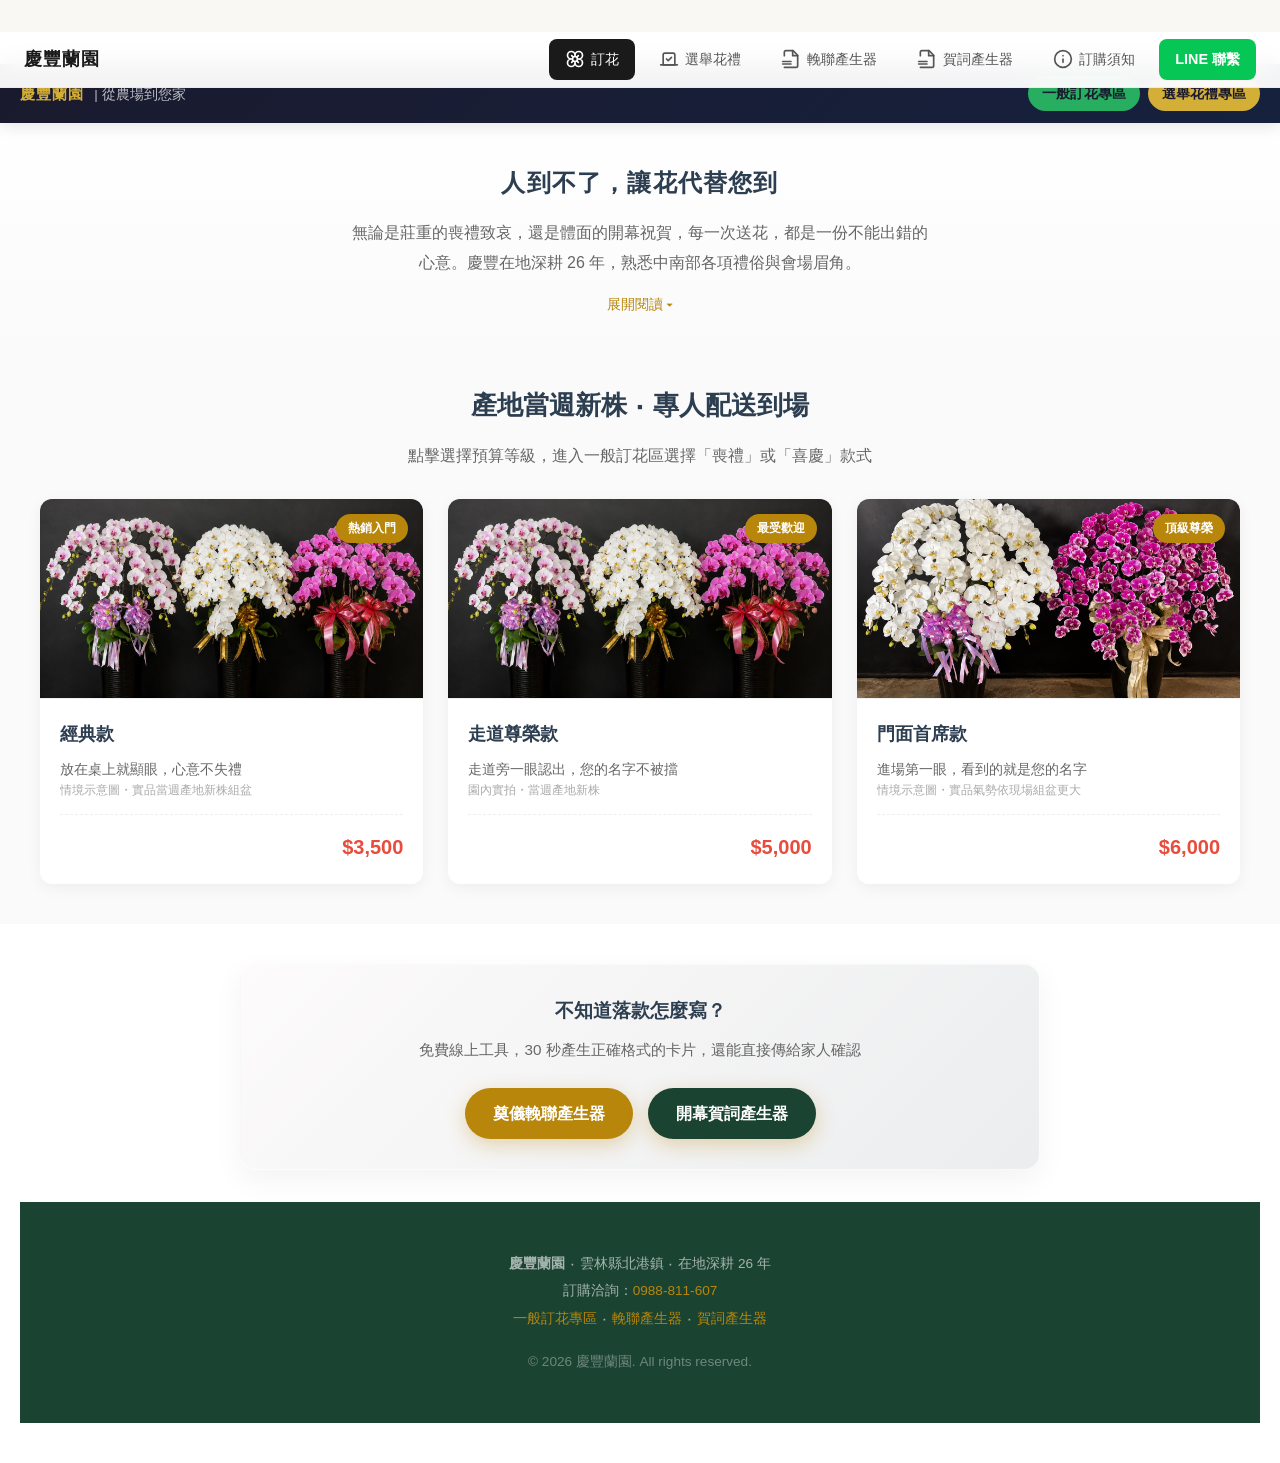
<file: index.html>
<!DOCTYPE html>
<html lang="zh-TW">

<head>
    <!-- Google tag (gtag.js) -->
    <script async src="https://www.googletagmanager.com/gtag/js?id=G-5CE68EEX3R"></script>
    <script>
        window.dataLayer = window.dataLayer || [];
        function gtag(){dataLayer.push(arguments);}
        gtag('js', new Date());
        gtag('config', 'G-5CE68EEX3R');
    </script>
    <meta charset="UTF-8">
    <meta name="viewport" content="width=device-width, initial-scale=1.0">
    <title>慶豐蘭園 - 雲林北港產地直送 | 開幕誌慶・追思花籃・專業蘭花禮</title>
    <meta name="description" content="【雲林嘉義免運配送】北港在地26年蘭園，老師傅專業種植。開幕喬遷、追思致哀，當日現組產地直送。線上訂購快速方便，免出門即刻傳達心意。">

    <!-- Open Graph -->
    <meta property="og:title" content="慶豐蘭園 - 雲林北港產地直送">
    <meta property="og:description" content="開幕誌慶・追思花籃・專業蘭花禮，產地直送到府">
    <meta property="og:type" content="website">

    <!-- Structured Data -->
    <script type="application/ld+json">
    {
        "@context": "https://schema.org",
        "@type": "LocalBusiness",
        "name": "慶豐蘭園",
        "description": "雲林北港專業蝴蝶蘭農場，提供開幕誌慶、追思花籃、廟宇聖誕花禮，產地直送",
        "address": {
            "@type": "PostalAddress",
            "addressLocality": "北港鎮",
            "addressRegion": "雲林縣",
            "addressCountry": "TW"
        },
        "telephone": "0988-811-607",
        "priceRange": "$$"
    }
    </script>

    <link rel="preconnect" href="https://fonts.googleapis.com">
    <link rel="preconnect" href="https://fonts.gstatic.com" crossorigin>
    <link
        href="https://fonts.googleapis.com/css2?family=LXGW+WenKai+TC:wght@400;700&family=Noto+Sans+TC:wght@400;500;700&family=Noto+Serif+TC:wght@500;700&display=swap"
        rel="stylesheet">

    <style>
        /* ===== Design System ===== */
        :root {
            --bg-white: #FAF8F3;
            /* Cream color */
            --bg-light: #F4F1E9;
            /* Slightly darker cream for alternating */
            --text-dark: #1A1A1A;
            --text-mid: #555555;
            --text-light: #999999;
            --accent-gold: #B8860B;
            /* Accent Gold */
            --accent-gold-hover: #997009;
            --primary-green: #1B4332;
            /* Primary Dark Green */
            --primary-green-hover: #143527;
            --funeral-dark: #2c2c2c;
            --funeral-bg: #1B4332;
            --line-green: #06C755;
            --border: #E8E6DF;
            --shadow: 0 4px 12px rgba(0, 0, 0, 0.04);
            --shadow-hover: 0 10px 25px rgba(27, 67, 50, 0.08);
            --radius: 12px;
            --radius-lg: 16px;
        }

        * {
            margin: 0;
            padding: 0;
            box-sizing: border-box;
        }

        html {
            scroll-behavior: smooth;
        }

        body {
            font-family: 'Noto Sans TC', sans-serif;
            background: var(--bg-white);
            color: var(--text-dark);
            line-height: 1.7;
        }

        h1,
        h2,
        h3,
        .step-title {
            font-family: 'Noto Serif TC', serif;
        }

        /* ===== Hero ===== */
        .hero {
            min-height: 60vh;
            background: var(--primary-green);
            display: flex;
            flex-direction: column;
            justify-content: center;
            align-items: center;
            text-align: center;
            padding: 80px 24px 60px;
            position: relative;
            overflow: hidden;
        }

        .hero-photo-placeholder {
            position: absolute;
            inset: 0;
            background: linear-gradient(135deg, var(--primary-green) 0%, #0d2818 100%);
            opacity: 1;
        }

        .hero-content {
            position: relative;
            z-index: 1;
            max-width: 700px;
        }

        .hero-badge {
            display: inline-block;
            background: rgba(184, 134, 11, 0.2);
            color: var(--accent-gold);
            padding: 6px 20px;
            border-radius: 50px;
            font-size: 0.85rem;
            font-weight: 500;
            margin-bottom: 20px;
            border: 1px solid rgba(184, 134, 11, 0.3);
        }

        .hero h1 {
            font-size: 3rem;
            font-weight: 700;
            color: #fff;
            margin-bottom: 12px;
            letter-spacing: 4px;
        }

        .hero-subtitle {
            font-size: 1.15rem;
            color: rgba(255, 255, 255, 0.8);
            margin-bottom: 36px;
            font-weight: 400;
        }

        .hero-cta {
            display: inline-block;
            background: var(--accent-gold);
            color: #fff;
            padding: 16px 40px;
            border-radius: 50px;
            font-size: 1.1rem;
            font-weight: 700;
            text-decoration: none;
            transition: all 0.3s;
            box-shadow: 0 6px 20px rgba(184, 134, 11, 0.3);
        }

        .hero-cta:hover {
            transform: translateY(-2px);
            box-shadow: 0 10px 30px rgba(184, 134, 11, 0.4);
        }

        /* ===== Main Content ===== */
        .main-content {
            max-width: 680px;
            margin: 0 auto;
            padding: 0 16px;
        }

        /* ===== Cleaned up old form CSS ===== */

        /* ===== Footer ===== */
        .site-footer {
            background: var(--primary-green);
            color: rgba(255, 255, 255, 0.6);
            text-align: center;
            padding: 48px 24px;
            font-size: 0.85rem;
            line-height: 2;
        }

        .site-footer a {
            color: var(--accent-gold);
            text-decoration: none;
        }

        .site-footer a:hover {
            text-decoration: underline;
        }

        /* ===== Responsive ===== */
        @media (max-width: 600px) {
            .hero h1 {
                font-size: 2.2rem;
            }

            .scene-grid {
                grid-template-columns: 1fr;
            }

            .form-row {
                grid-template-columns: 1fr;
            }

            .card-preview {
                max-width: 100%;
            }
        }

        /* === 首頁目錄與工具區專用樣式 === */
        /* 頂部品牌列 */
        .top-brand-bar {
            background: linear-gradient(135deg, #1a1a2e 0%, #16213e 100%);
            color: #fff;
            padding: 12px 20px;
            display: flex;
            justify-content: space-between;
            align-items: center;
            font-size: 0.95rem;
            position: sticky;
            top: 0;
            z-index: 100;
            box-shadow: 0 4px 15px rgba(0, 0, 0, 0.1);
        }

        .brand-info strong {
            font-family: 'Noto Serif TC', serif;
            letter-spacing: 1px;
            color: #d4af37;
        }

        .brand-info span {
            color: rgba(255, 255, 255, 0.7);
            font-size: 0.85rem;
            margin-left: 6px;
        }

        .election-btn {
            background: #d4af37;
            color: #1a1a2e;
            padding: 6px 14px;
            border-radius: 20px;
            font-weight: bold;
            font-size: 0.85rem;
            text-decoration: none;
            transition: transform 0.2s, box-shadow 0.2s;
        }

        .election-btn:hover {
            transform: translateY(-1px);
            box-shadow: 0 4px 10px rgba(212, 175, 55, 0.3);
            color: #1a1a2e;
        }

        /* 目錄區塊 */
        .catalog-section {
            padding: 40px 20px;
            background: #fafafa;
        }

        .catalog-header {
            text-align: center;
            margin-bottom: 30px;
        }

        .catalog-header h2 {
            font-family: 'Noto Serif TC', serif;
            color: #2c3e50;
            margin-bottom: 15px;
            font-size: 1.6rem;
        }

        .catalog-filters {
            display: flex;
            justify-content: center;
            gap: 10px;
            flex-wrap: wrap;
        }

        .filter-btn {
            padding: 8px 16px;
            border: 1px solid #ddd;
            background: #fff;
            border-radius: 20px;
            font-size: 0.9rem;
            color: #666;
            cursor: pointer;
            transition: all 0.3s ease;
        }

        .filter-btn.active {
            background: #2c3e50;
            color: #fff;
            border-color: #2c3e50;
        }

        .catalog-grid {
            display: grid;
            grid-template-columns: repeat(auto-fill, minmax(280px, 1fr));
            gap: 25px;
            max-width: 1200px;
            margin: 0 auto;
        }

        .product-card {
            background: #fff;
            border-radius: 12px;
            overflow: hidden;
            box-shadow: 0 4px 15px rgba(0, 0, 0, 0.05);
            transition: transform 0.3s ease, box-shadow 0.3s ease;
            cursor: pointer;
            position: relative;
            display: flex;
            flex-direction: column;
            text-decoration: none;
        }

        .product-card:hover {
            transform: translateY(-5px);
            box-shadow: 0 10px 25px rgba(0, 0, 0, 0.1);
        }

        .product-img-placeholder {
            width: 100%;
            height: 200px;
            background: #eee;
            display: flex;
            align-items: center;
            justify-content: center;
            color: #999;
            font-size: 0.9rem;
            border-bottom: 1px solid #f0f0f0;
            object-fit: cover;
        }

        .product-info {
            padding: 20px;
            flex-grow: 1;
            display: flex;
            flex-direction: column;
        }

        .scene-tag {
            position: absolute;
            top: 15px;
            right: 15px;
            padding: 4px 12px;
            border-radius: 20px;
            font-size: 0.75rem;
            font-weight: bold;
            color: #fff;
            box-shadow: 0 2px 8px rgba(0, 0, 0, 0.15);
        }

        .tag-funeral {
            background: #607D8B;
        }

        .tag-celebration {
            background: #e74c3c;
        }

        .product-title {
            font-size: 1.15rem;
            color: #2c3e50;
            margin-bottom: 8px;
            font-weight: 700;
        }

        .product-desc {
            font-size: 0.9rem;
            color: #666;
            margin-bottom: 15px;
            line-height: 1.4;
            flex-grow: 1;
            display: -webkit-box;
            -webkit-line-clamp: 2;
            line-clamp: 2;
            -webkit-box-orient: vertical;
            overflow: hidden;
        }

        .product-price {
            font-size: 1.25rem;
            color: #e74c3c;
            font-weight: bold;
            font-family: 'Inter', sans-serif;
            text-align: right;
            border-top: 1px dashed #eee;
            padding-top: 15px;
        }

        /* 工具區塊 */
        .tools-section {
            padding: 40px 20px;
            background: #fff;
        }

        .tools-card {
            max-width: 800px;
            margin: 0 auto;
            background: linear-gradient(135deg, #fdfbfb 0%, #ebedee 100%);
            border-radius: 16px;
            padding: 30px;
            text-align: center;
            box-shadow: 0 10px 30px rgba(0, 0, 0, 0.05);
            border: 1px solid rgba(255, 255, 255, 0.6);
        }

        .tools-card h3 {
            font-family: 'Noto Serif TC', serif;
            color: #2c3e50;
            margin-bottom: 10px;
        }

        .tools-card p {
            color: #666;
            margin-bottom: 25px;
            font-size: 0.95rem;
        }

        .tools-links {
            display: flex;
            justify-content: center;
            gap: 15px;
            flex-wrap: wrap;
        }
    </style>
</head>

<body>


    <!-- 窄幅品牌橫幅 -->
    <header class="top-brand-bar">
        <div class="brand-info">
            <strong>慶豐蘭園</strong> <span>| 從農場到您家</span>
        </div>
        <div style="display:flex; gap:8px;">
            <a href="index-v2.html" class="election-btn" style="background:#27ae60; text-decoration:none;">一般訂花專區</a>
            <a href="https://judahai.github.io/qingfeng-orchid/election/" class="election-btn"
                style="text-decoration:none;" target="_blank">選舉花禮專區</a>
        </div>
    </header>

    <!-- 信任承諾區塊 (戴假外地不熟客的第一屏) -->
    <section class="intro-section">
        <div class="intro-content">
            <h2>人到不了，讓花代替您到</h2>
            <p class="intro-text" id="introText">
                無論是莊重的喪禮致哀，還是體面的開幕祝賀，每一次送花，都是一份不能出錯的心意。慶豐在地深耕 26 年，熟悉中南部各項禮俗與會場眉角。
                <span class="intro-more">您只需提供基本資訊，我們將為您嚴格把關落款與用詞——像是往生者輩分較高、或平常信仰不同，落款用詞就有差別，這些細節我們會幫您留意。確保您的名字，穩穩地、體面地站在會場。</span>
            </p>
            <button type="button" class="intro-toggle" onclick="toggleIntro()" id="introToggleBtn">展開閱讀 ▾</button>
        </div>
    </section>

    <style>
    .intro-section { padding: 40px 20px 24px; background: linear-gradient(180deg, #fff 0%, #fafafa 100%); text-align: center; }
    .intro-content { max-width: 700px; margin: 0 auto; }
    .intro-content h2 { font-family:'Noto Serif TC', serif; color:#2c3e50; font-size:1.5rem; margin-bottom:14px; letter-spacing:0.05em; }
    .intro-text { color:#666; font-size:1rem; line-height:1.9; max-width:580px; margin:0 auto; }
    .intro-more { display:none; }
    .intro-text.expanded .intro-more { display:inline; }
    .intro-toggle { margin-top:10px; background:none; border:none; color:var(--accent-gold); font-size:0.9rem; font-weight:500; cursor:pointer; padding:6px 12px; }
    .intro-toggle:hover { text-decoration:underline; }
    </style>

    <script>
    function toggleIntro() {
        const text = document.getElementById('introText');
        const btn = document.getElementById('introToggleBtn');
        text.classList.toggle('expanded');
        btn.textContent = text.classList.contains('expanded') ? '收合 ▴' : '展開閱讀 ▾';
    }
    </script>


    <!-- 商品目錄照片牆 (依價位等級展示) -->
    <section class="catalog-section" id="catalog-section">
        <div class="catalog-header">
            <h2>產地當週新株 ‧ 專人配送到場</h2>
            <p style="color: #666; margin-top: 10px;">點擊選擇預算等級，進入一般訂花區選擇「喪禮」或「喜慶」款式</p>
        </div>
        <div class="catalog-grid" id="catalog-grid" style="grid-template-columns: repeat(auto-fit, minmax(320px, 1fr));">
            
            <!-- $3,500 經典款 -->
            <div class="product-card" onclick="location.href='index-v2.html'" style="cursor: pointer;">
                <img src="images/level10.jpg" alt="蘭花禮 經典款 價位示意" class="product-img-placeholder" style="object-fit:cover;" decoding="async" width="400" height="300" onerror="this.src='images/placeholder.jpg'; this.onerror=null;">
                <div class="product-info">
                    <span class="scene-tag" style="background:#B8860B;">熱銷入門</span>
                    <h3 class="product-title">經典款</h3>
                    <p class="product-desc">放在桌上就顯眼，心意不失禮
                        <br><span style="font-size:0.78rem;color:#aaa;">情境示意圖・實品當週產地新株組盆</span></p>
                    <div class="product-price">$3,500</div>
                </div>
            </div>

            <!-- $5,000 走道尊榮款 -->
            <div class="product-card" onclick="location.href='index-v2.html'" style="cursor: pointer;">
                <img src="images/level10.jpg" alt="蘭花禮 走道尊榮款 實拍" class="product-img-placeholder" style="object-fit:cover;" decoding="async" width="400" height="300" onerror="this.src='images/placeholder.jpg'; this.onerror=null;">
                <div class="product-info">
                    <span class="scene-tag" style="background:#B8860B;">最受歡迎</span>
                    <h3 class="product-title">走道尊榮款</h3>
                    <p class="product-desc">走道旁一眼認出，您的名字不被擋
                        <br><span style="font-size:0.78rem;color:#aaa;">園內實拍・當週產地新株</span></p>
                    <div class="product-price">$5,000</div>
                </div>
            </div>

            <!-- $6,000 門面首席款 -->
            <div class="product-card" onclick="location.href='index-v2.html'" style="cursor: pointer;">
                <img src="images/level12.png" alt="蘭花禮 門面首席款 價位示意" class="product-img-placeholder" style="object-fit:cover;" decoding="async" width="400" height="300" onerror="this.src='images/placeholder.jpg'; this.onerror=null;">
                <div class="product-info">
                    <span class="scene-tag" style="background:#B8860B;">頂級尊榮</span>
                    <h3 class="product-title">門面首席款</h3>
                    <p class="product-desc">進場第一眼，看到的就是您的名字
                        <br><span style="font-size:0.78rem;color:#aaa;">情境示意圖・實品氣勢依現場組盆更大</span></p>
                    <div class="product-price">$6,000</div>
                </div>
            </div>

        </div>
    </section>

    <!-- 工具＋頁尾整合區：商品可持續擴充，這塊固定在最下方 -->
    <section class="bottom-section">
        <div class="tools-card">
            <h3>不知道落款怎麼寫？</h3>
            <p>免費線上工具，30 秒產生正確格式的卡片，還能直接傳給家人確認</p>
            <div class="tools-links">
                <a href="condolence.html" class="hero-cta" style="padding:12px 28px; font-size:1rem;">奠儀輓聯產生器</a>
                <a href="greeting.html" class="hero-cta" style="padding:12px 28px; font-size:1rem; background:var(--primary-green);">開幕賀詞產生器</a>
            </div>
        </div>

        <footer class="site-footer" style="margin-top:32px;">
            <p><strong>慶豐蘭園</strong> ‧ 雲林縣北港鎮 ‧ 在地深耕 26 年</p>
            <p>訂購洽詢：<a href="tel:0988811607">0988-811-607</a></p>
            <p>
                <a href="index-v2.html">一般訂花專區</a> ‧
                <a href="condolence.html">輓聯產生器</a> ‧
                <a href="greeting.html">賀詞產生器</a>
            </p>
            <p style="margin-top:16px; opacity:0.6;">&copy; 2026 慶豐蘭園. All rights reserved.</p>
        </footer>
    </section>

    <style>
    .bottom-section { padding: 40px 20px; background: #fff; }
    </style>

    <script src="nav.js?v=2"></script>
</body>
</html>
</file>
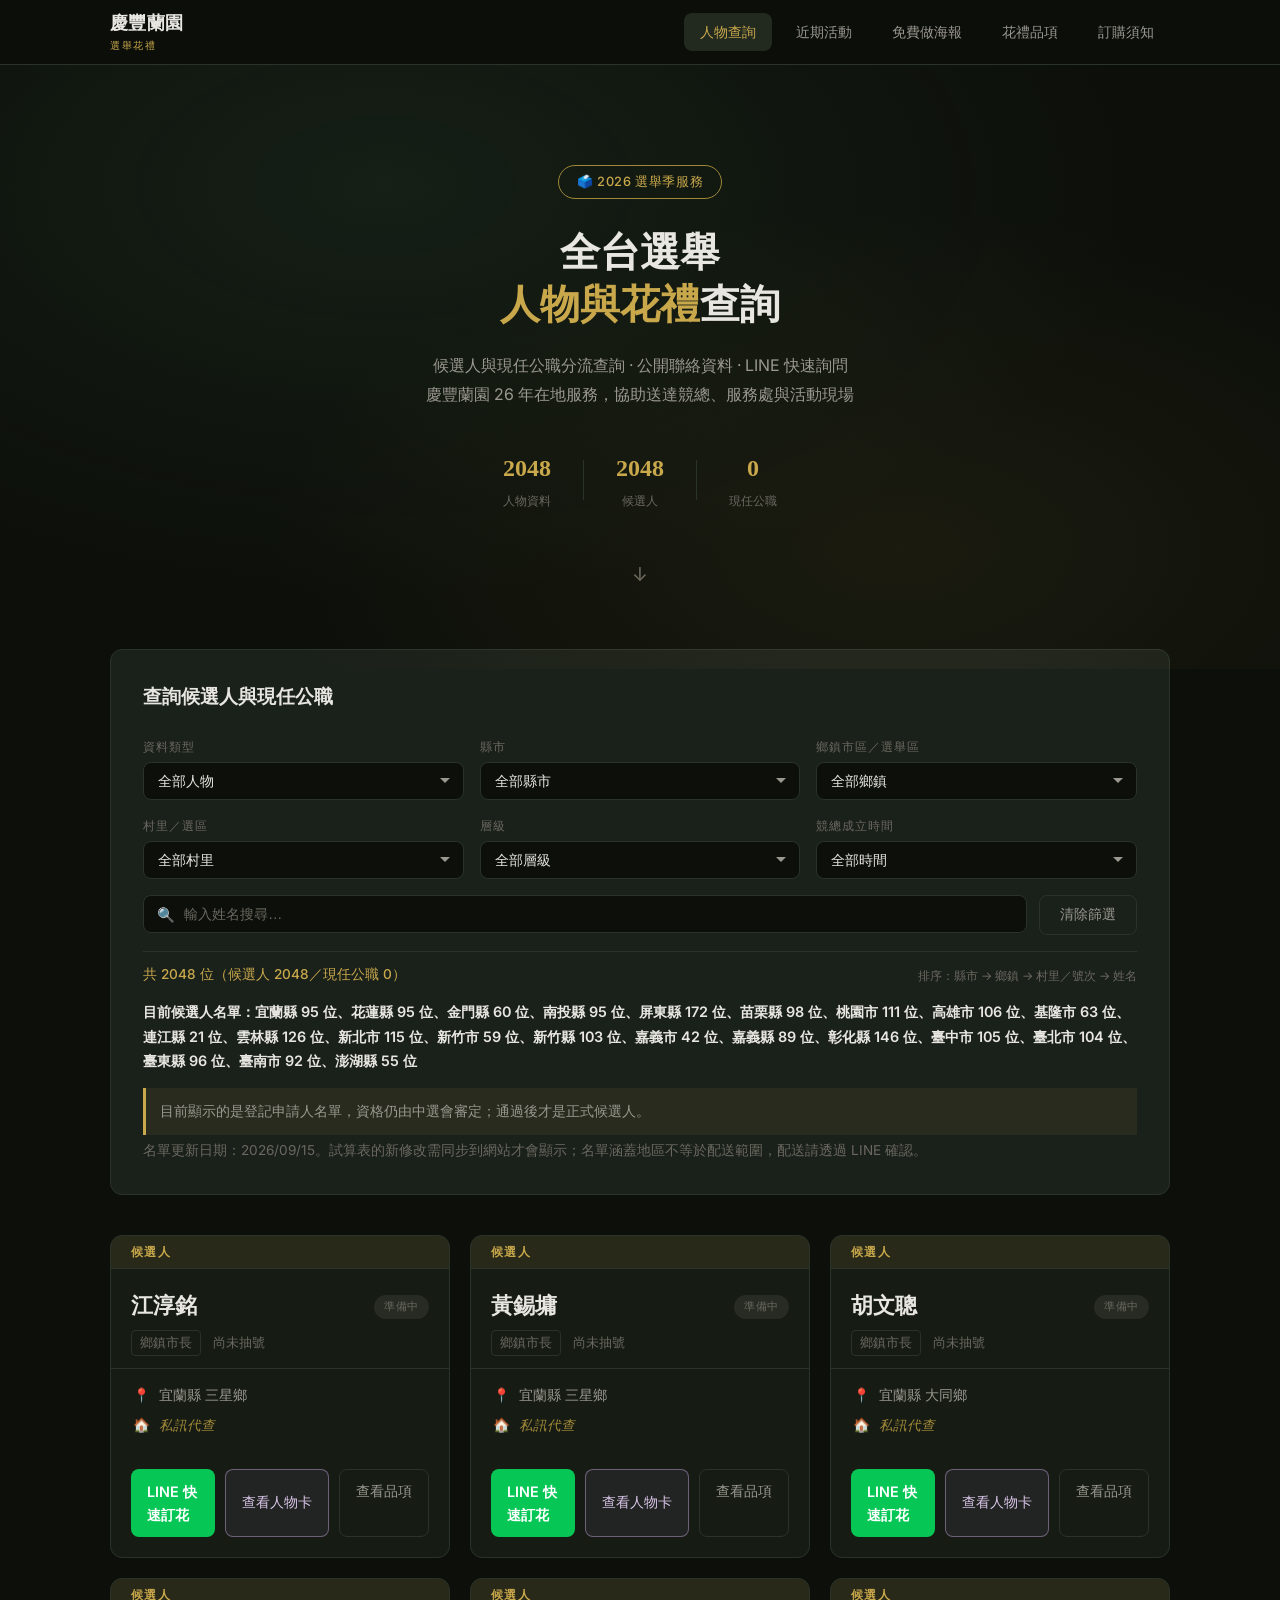
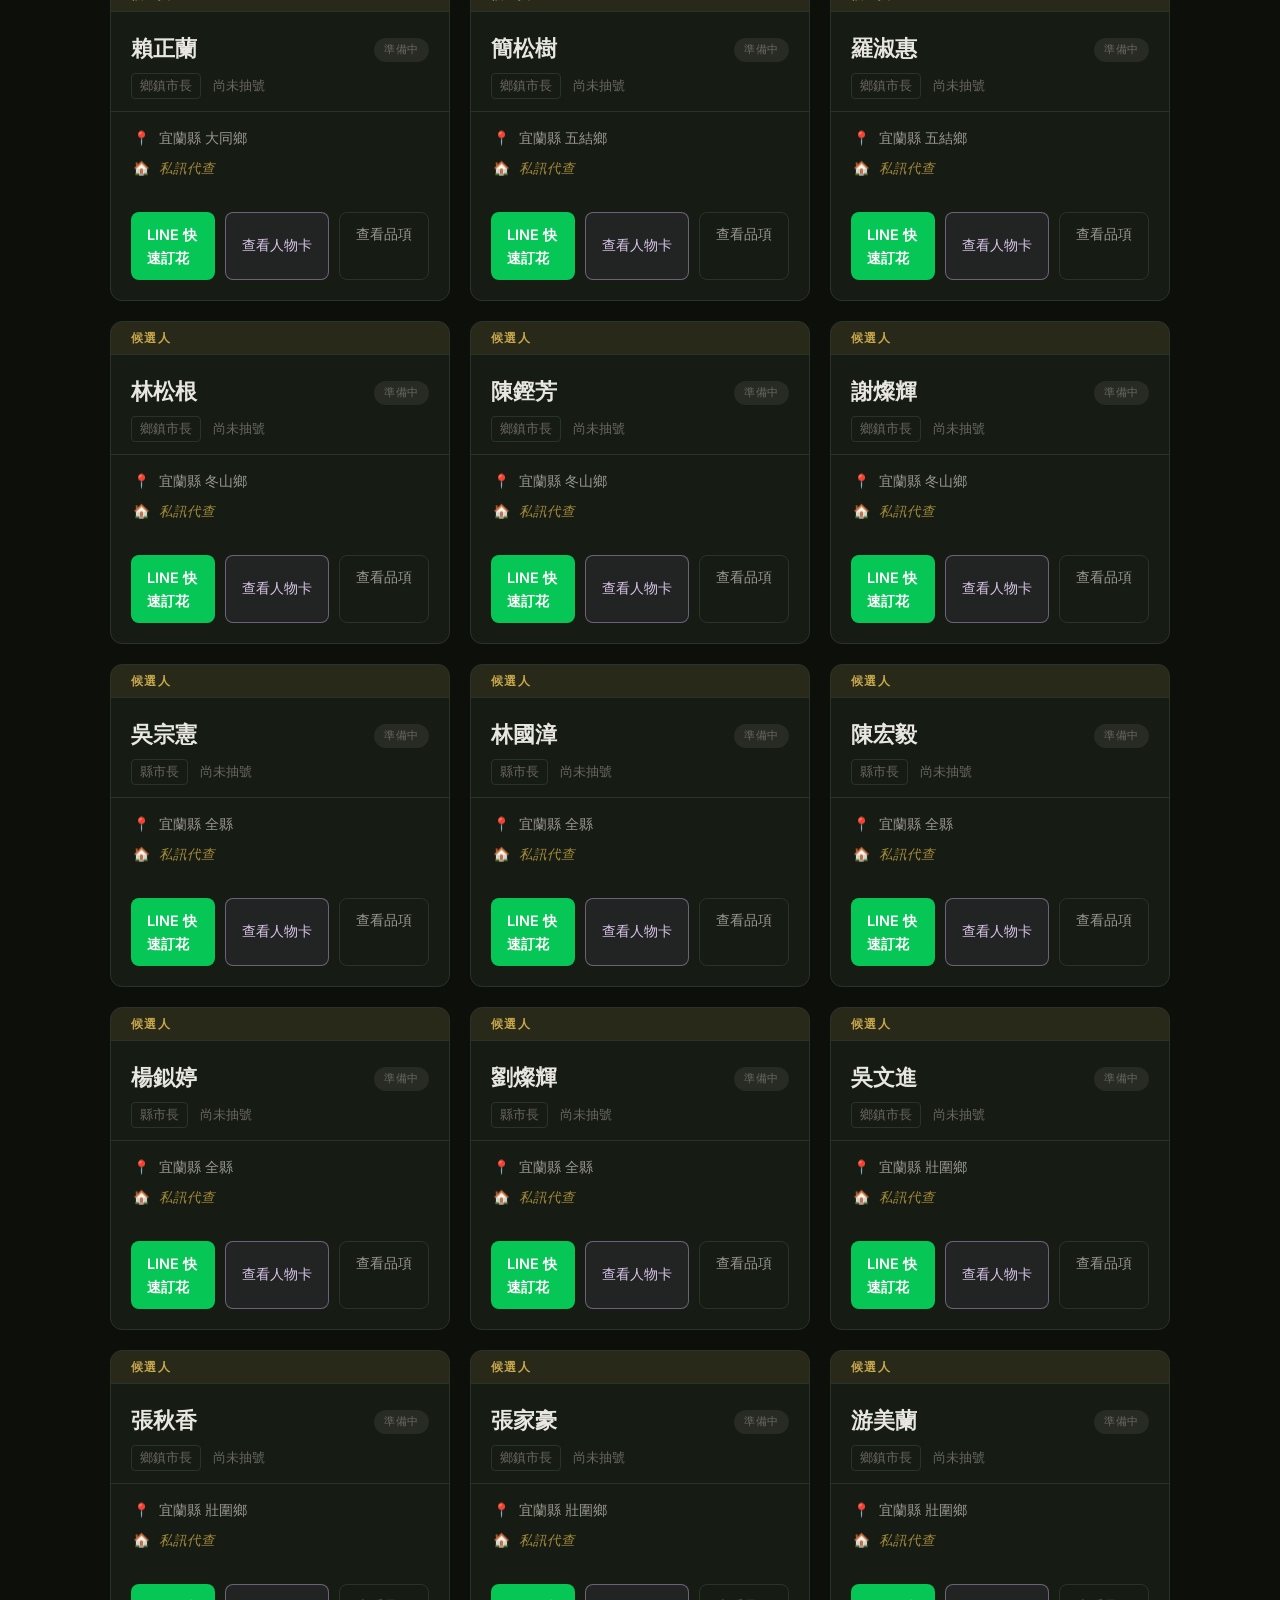
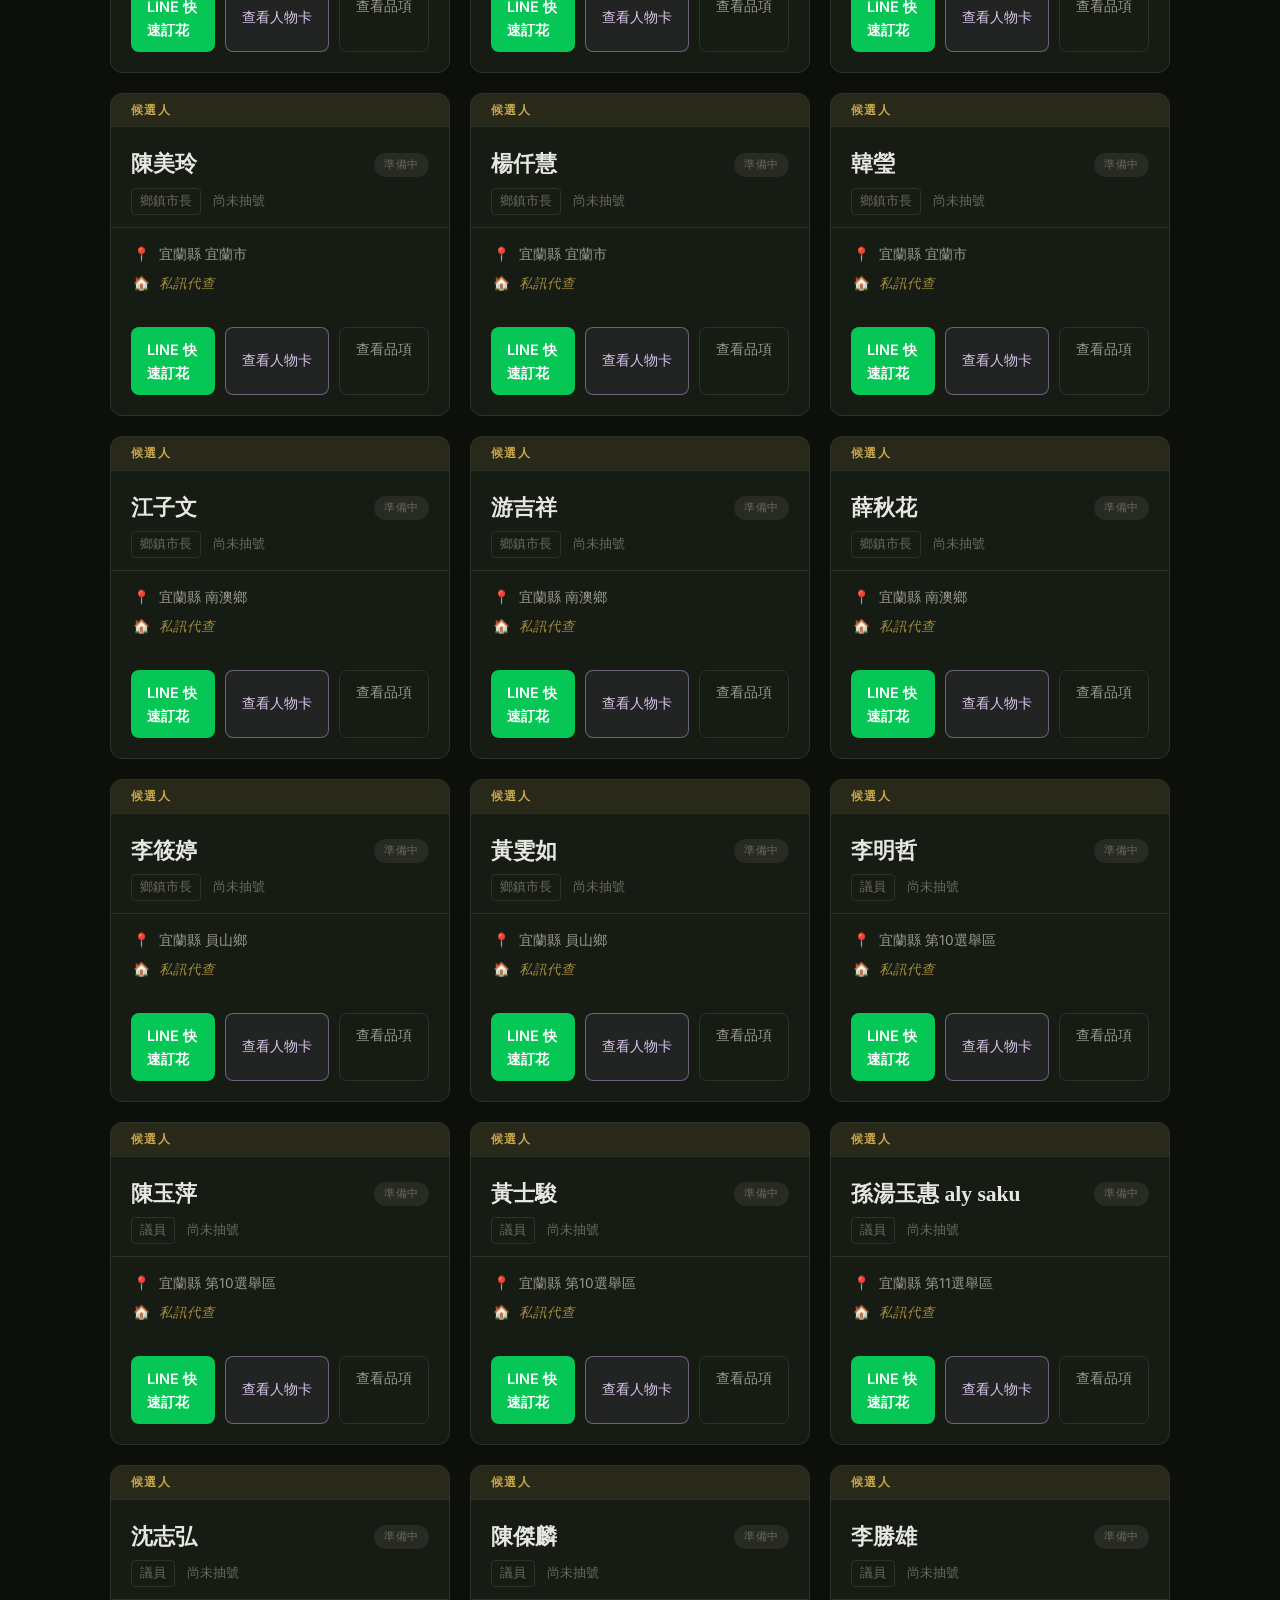
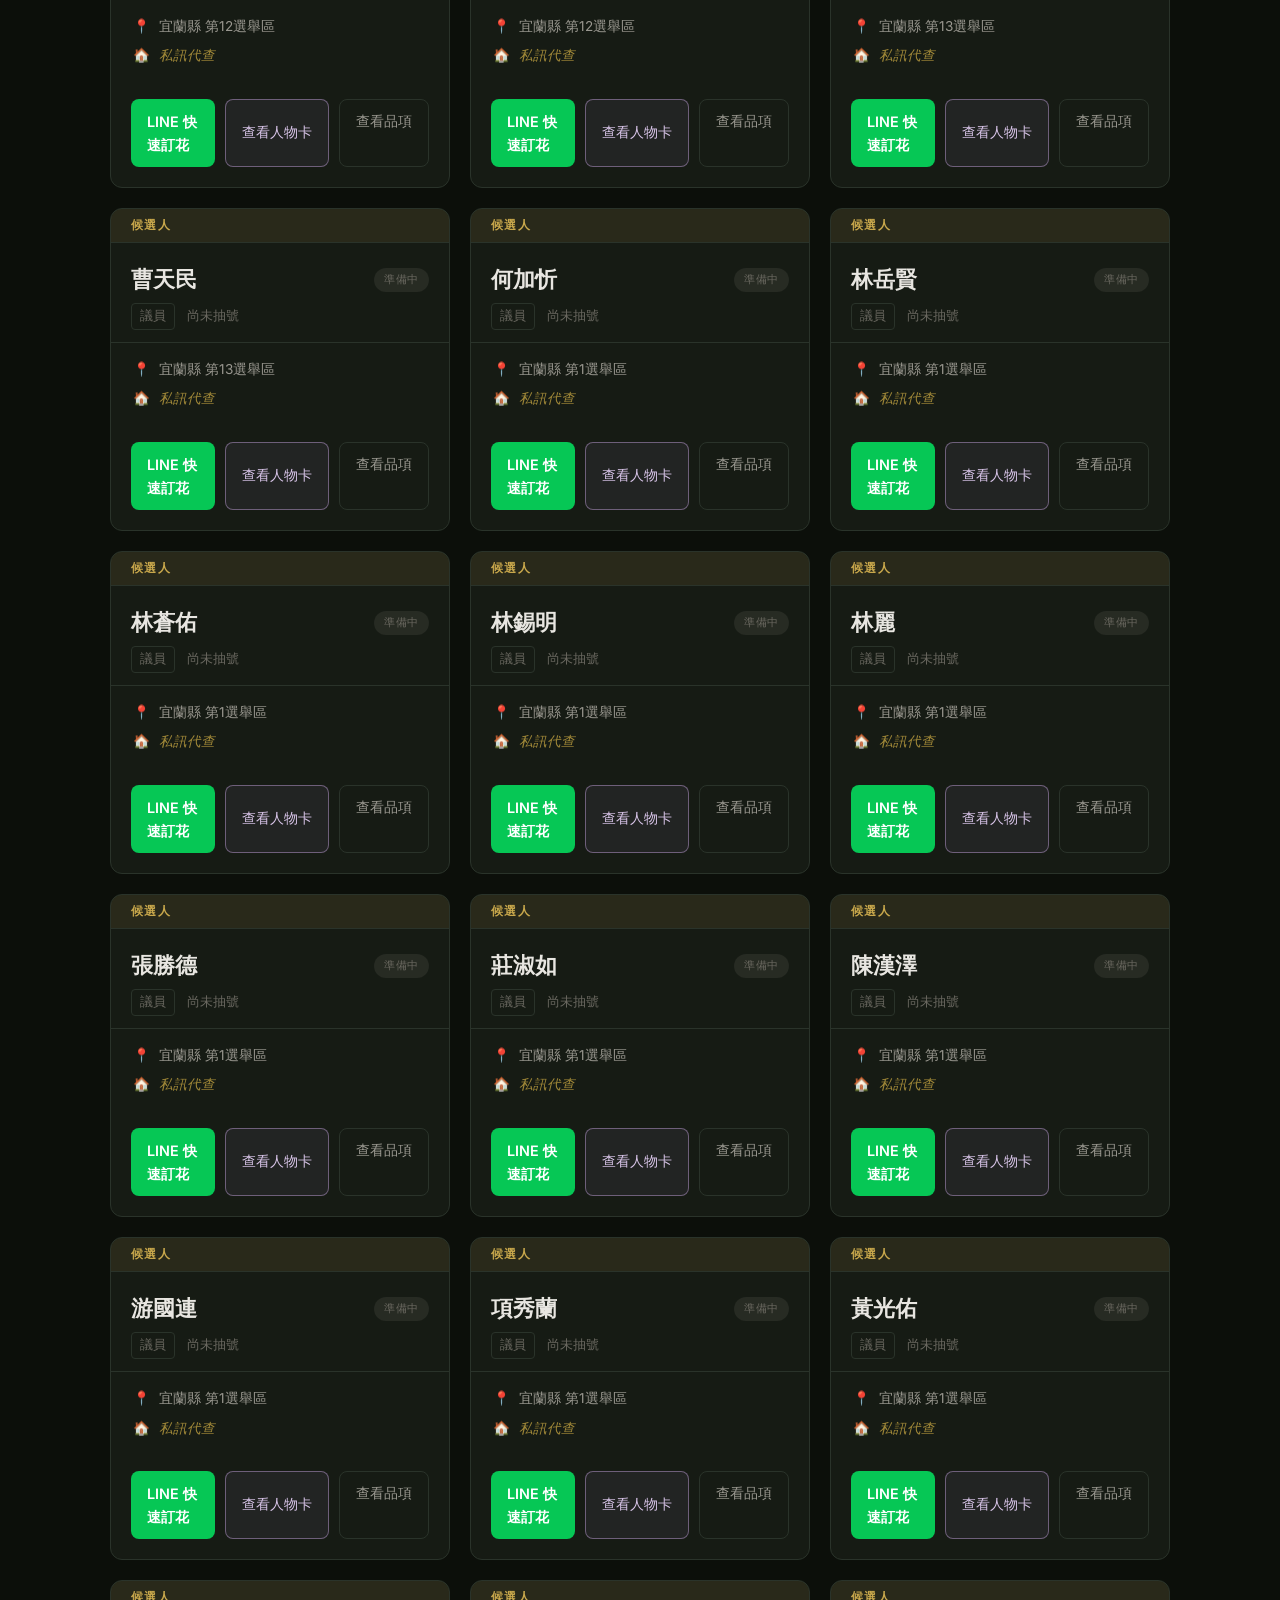
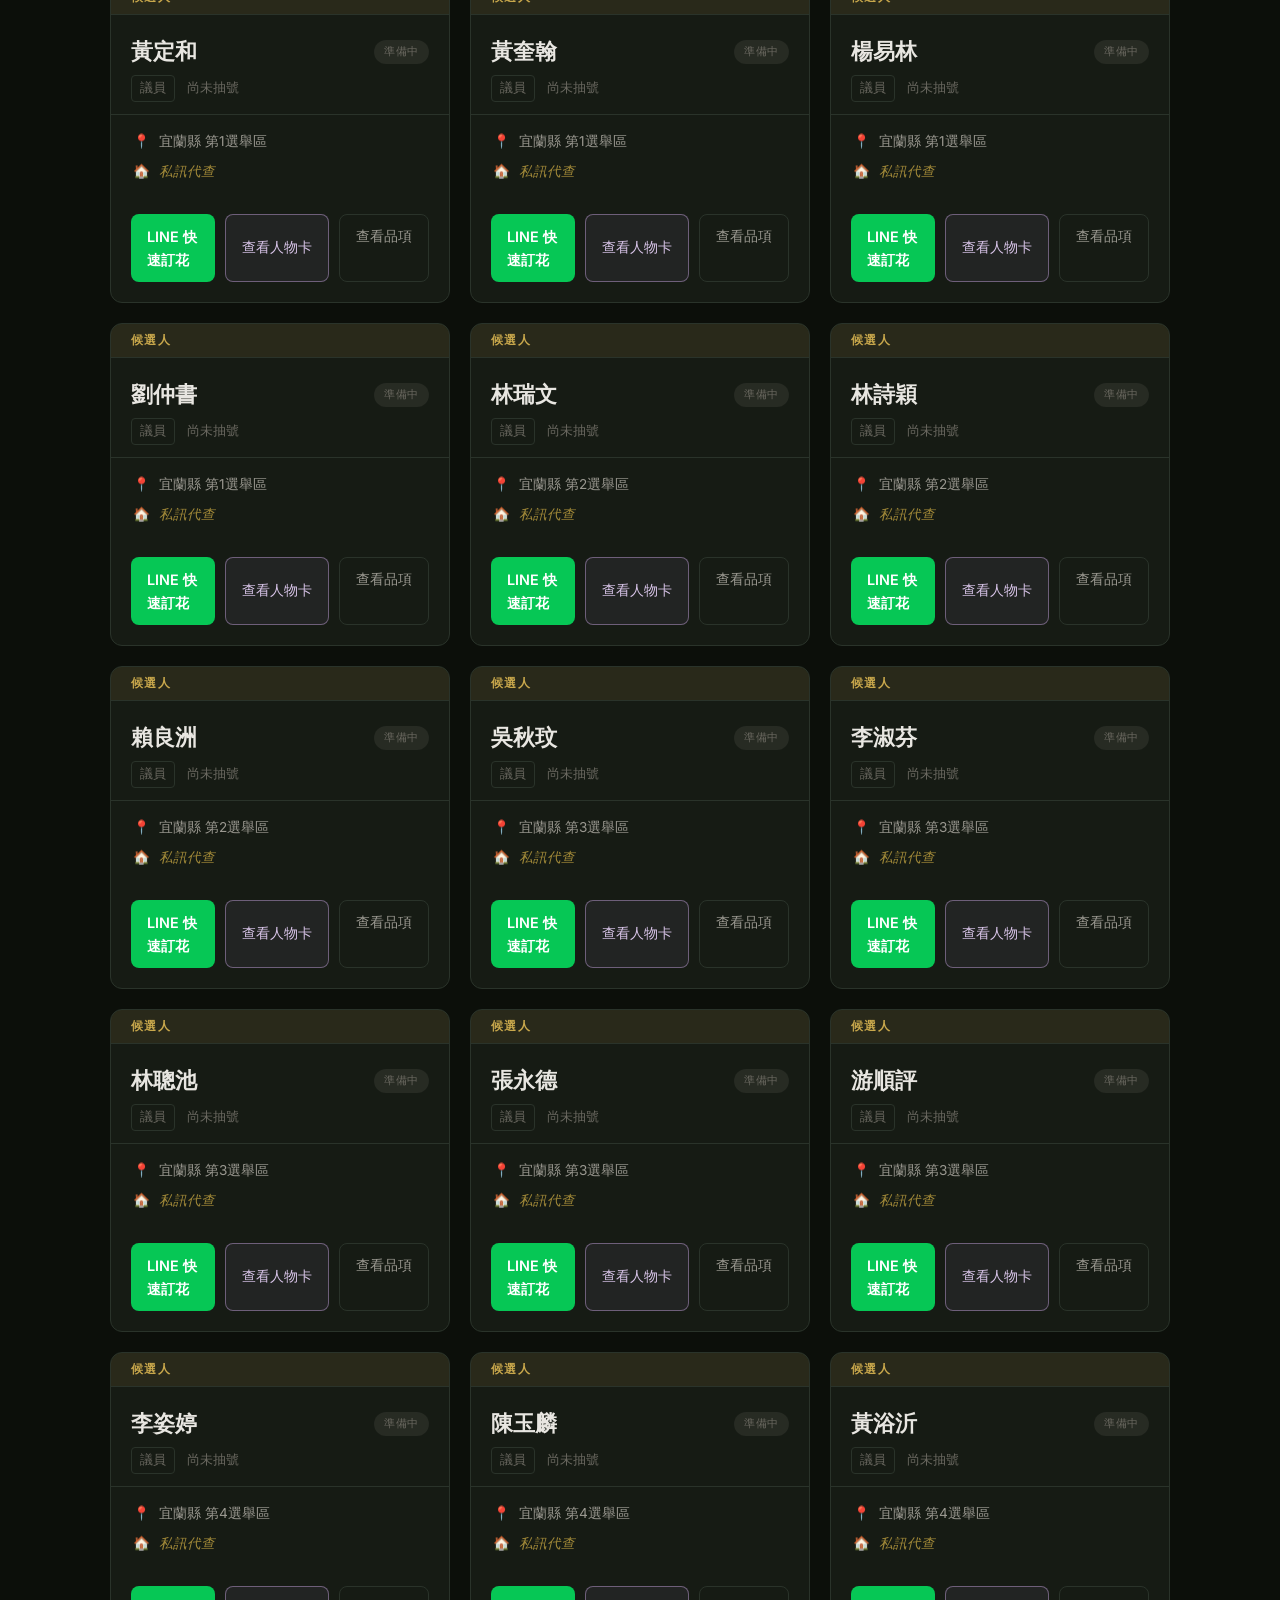
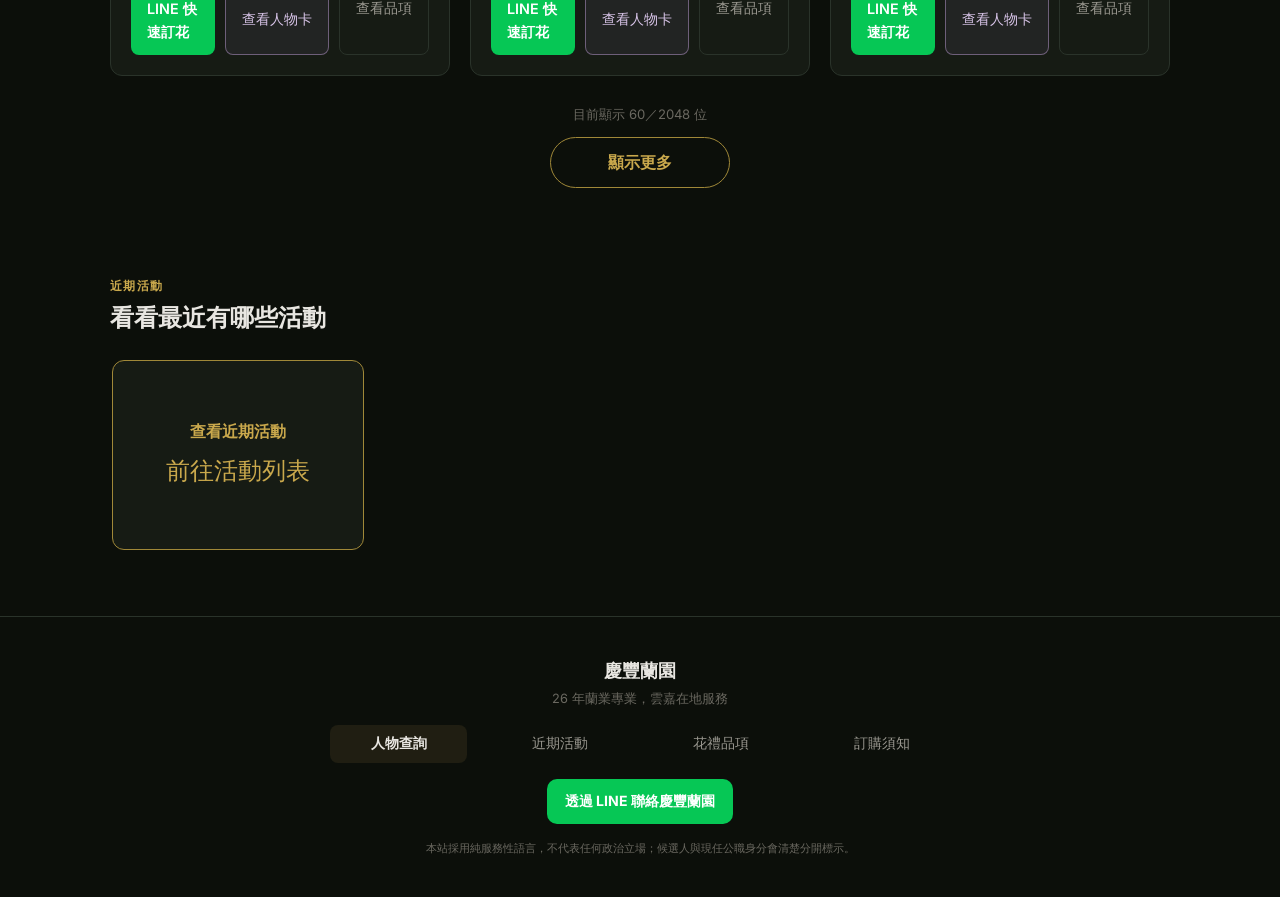
<file: election/index.html>
<!DOCTYPE html>
<html lang="zh-TW">
<head>
  <!-- Google tag (gtag.js) -->
  <script async src="https://www.googletagmanager.com/gtag/js?id=G-5CE68EEX3R"></script>
  <script>
    window.dataLayer = window.dataLayer || [];
    function gtag(){dataLayer.push(arguments);}
    gtag('js', new Date());
    gtag('config', 'G-5CE68EEX3R');
  </script>
  <meta charset="UTF-8">
  <meta name="viewport" content="width=device-width, initial-scale=1.0">
  <title>全台候選人與花禮查詢 | 慶豐蘭園</title>
  <meta name="description" content="查詢全台 2026 地方選舉登記申請人與現任公職公開資料，並透過慶豐蘭園 LINE 詢問競總、服務處與活動花禮。">
  <link rel="preconnect" href="https://fonts.googleapis.com">
  <link rel="preconnect" href="https://fonts.gstatic.com" crossorigin>
  <link href="https://fonts.googleapis.com/css2?family=Noto+Serif+TC:wght@400;600;700&family=Inter:wght@400;500;600&display=swap" rel="stylesheet">
  <link rel="stylesheet" href="style.css?v=20260915-2">
</head>
<body>

  <!-- ===== NAV ===== -->
  <nav class="nav">
    <div class="nav-inner">
      <a href="index.html" class="nav-logo">
        <span class="logo-text">慶豐蘭園<span class="logo-sub">選舉花禮</span></span>
      </a>
      <div class="nav-links">
        <a href="index.html" class="nav-link active">人物查詢</a>
        <a href="events.html" class="nav-link">近期活動</a>
        <a href="poster.html" class="nav-link">免費做海報</a>
        <a href="products.html" class="nav-link">花禮品項</a>
        <a href="info.html" class="nav-link">訂購須知</a>
      </div>
      <button class="hamburger" id="hamburger" aria-label="選單">
        <span></span><span></span><span></span>
      </button>
    </div>
    <div class="mobile-menu" id="mobileMenu">
      <a href="index.html" class="mobile-link active">人物查詢</a>
      <a href="events.html" class="mobile-link">近期活動</a>
      <a href="poster.html" class="mobile-link">免費做海報</a>
      <a href="products.html" class="mobile-link">花禮品項</a>
      <a href="info.html" class="mobile-link">訂購須知</a>
    </div>
  </nav>

  <!-- ===== HERO ===== -->
  <section class="hero">
    <div class="hero-bg"></div>
    <div class="hero-content">
      <div class="hero-badge">🗳️ 2026 選舉季服務</div>
      <h1 class="hero-title">全台選舉<br><span class="hero-accent">人物與花禮</span>查詢</h1>
      <p class="hero-desc">候選人與現任公職分流查詢 · 公開聯絡資料 · LINE 快速詢問<br>慶豐蘭園 26 年在地服務，協助送達競總、服務處與活動現場</p>
      <div class="hero-stats">
        <div class="stat"><span class="stat-num" id="totalCount">—</span><span class="stat-label">人物資料</span></div>
        <div class="stat-divider"></div>
        <div class="stat"><span class="stat-num" id="candidateCount">—</span><span class="stat-label">候選人</span></div>
        <div class="stat-divider"></div>
        <div class="stat"><span class="stat-num" id="officialCount">—</span><span class="stat-label">現任公職</span></div>
      </div>
    </div>
    <div class="hero-scroll-hint">↓</div>
  </section>

  <!-- ===== SEARCH PANEL ===== -->
  <section class="search-section">
    <div class="container">
      <div class="search-panel">
        <h2 class="search-title">查詢候選人與現任公職</h2>
        <div class="filter-grid">
          <div class="filter-group">
            <label for="typeFilter" class="filter-label">資料類型</label>
            <select id="typeFilter" class="filter-select">
              <option value="">全部人物</option>
              <option value="candidate">候選人</option>
              <option value="official">現任公職</option>
            </select>
          </div>
          <div class="filter-group">
            <label for="cityFilter" class="filter-label">縣市</label>
            <select id="cityFilter" class="filter-select">
              <option value="">全部縣市</option>
            </select>
          </div>
          <div class="filter-group">
            <label for="districtFilter" class="filter-label">鄉鎮市區／選舉區</label>
            <select id="districtFilter" class="filter-select">
              <option value="">全部鄉鎮</option>
            </select>
          </div>
          <div class="filter-group" id="villageFilterGroup" hidden>
            <label for="villageFilter" class="filter-label">村里／選區</label>
            <select id="villageFilter" class="filter-select">
              <option value="">全部村里</option>
            </select>
          </div>
          <div class="filter-group">
            <label for="levelFilter" class="filter-label">層級</label>
            <select id="levelFilter" class="filter-select">
              <option value="">全部層級</option>
            </select>
          </div>
          <div class="filter-group">
            <label for="hqDateFilter" class="filter-label">競總成立時間</label>
            <select id="hqDateFilter" class="filter-select">
              <option value="">全部時間</option>
              <option value="upcoming">尚未到期</option>
              <option value="next30">未來 30 天</option>
              <option value="known">已有日期</option>
              <option value="past">日期已過</option>
            </select>
          </div>
        </div>
        <div class="search-row">
          <div class="search-input-wrap">
            <span class="search-icon">🔍</span>
            <input type="text" id="nameSearch" class="search-input" placeholder="輸入姓名搜尋…">
          </div>
          <button id="clearBtn" class="clear-btn">清除篩選</button>
        </div>
        <div class="result-bar">
          <span id="resultCount" class="result-count">載入中…</span>
          <div class="sort-info">排序：縣市 → 鄉鎮 → 村里／號次 → 姓名</div>
        </div>
        <p id="coverageSummary" class="coverage-summary" aria-live="polite"></p>
        <p class="review-notice">目前顯示的是登記申請人名單，資格仍由中選會審定；通過後才是正式候選人。</p>
        <p class="coverage-note">名單更新日期：2026/09/15。試算表的新修改需同步到網站才會顯示；名單涵蓋地區不等於配送範圍，配送請透過 LINE 確認。</p>
      </div>
    </div>
  </section>

  <!-- ===== CANDIDATE LIST ===== -->
  <section class="candidates-section">
    <div class="container">
      <div id="candidateGrid" class="candidate-grid">
        <div class="skeleton-card"></div>
        <div class="skeleton-card"></div>
        <div class="skeleton-card"></div>
        <div class="skeleton-card"></div>
      </div>
      <div class="load-more-wrap">
        <span id="visibleCount" class="visible-count"></span>
        <button type="button" id="loadMorePeople" class="load-more-btn" hidden>顯示更多</button>
      </div>
      <div id="emptyState" class="empty-state hidden">
        <div class="empty-icon">🌸</div>
        <p class="empty-title">找不到符合條件的人物</p>
        <p class="empty-sub">請嘗試調整篩選條件，或直接透過 LINE 聯繫我們</p>
        <a href="https://line.me/R/ti/p/%40775yvfxq" class="btn-line-solid" target="_blank" rel="noopener">聯繫慶豐蘭園</a>
      </div>
    </div>
  </section>

  <!-- ===== PERSON CARD PREVIEW ===== -->
  <div id="personCardModal" class="person-card-modal" hidden>
    <button type="button" class="person-card-backdrop" data-close-person-card aria-label="關閉人物卡"></button>
    <section class="person-card-dialog" role="dialog" aria-modal="true" aria-labelledby="personCardName">
      <button type="button" class="person-card-close" data-close-person-card aria-label="關閉人物卡">×</button>
      <div id="personCardContent"></div>
    </section>
  </div>

  <!-- ===== RECENT EVENTS ===== -->
  <section class="home-events-section" aria-labelledby="homeEventsTitle">
    <div class="container">
      <div class="home-events-heading">
        <div>
          <p class="home-events-eyebrow">近期活動</p>
          <h2 id="homeEventsTitle">看看最近有哪些活動</h2>
        </div>
        <span class="home-events-hint">點選下方連結查看活動</span>
      </div>
      <div class="home-event-track">
        <a class="home-event-card home-event-more" href="events.html">
          <strong>查看近期活動</strong>
          <span>前往活動列表</span>
        </a>
      </div>
    </div>
  </section>

  <!-- ===== FOOTER ===== -->
  <footer class="footer">
    <div class="container footer-inner">
      <div class="footer-brand">
        <span class="footer-logo">慶豐蘭園</span>
        <p class="footer-tagline">26 年蘭業專業，雲嘉在地服務</p>
      </div>
      <div class="footer-links">
        <a href="index.html" class="active" aria-current="page">人物查詢</a>
        <a href="events.html">近期活動</a>
        <a href="products.html">花禮品項</a>
        <a href="info.html">訂購須知</a>
      </div>
      <a class="footer-line-link" href="https://line.me/R/ti/p/%40775yvfxq" target="_blank" rel="noopener">透過 LINE 聯絡慶豐蘭園</a>
      <p class="footer-note">本站採用純服務性語言，不代表任何政治立場；候選人與現任公職身分會清楚分開標示。</p>
    </div>
  </footer>

  <script src="site-config.js?v=20260809-3"></script>
  <script src="app.js?v=20260915-4"></script>
</body>
</html>
</file>
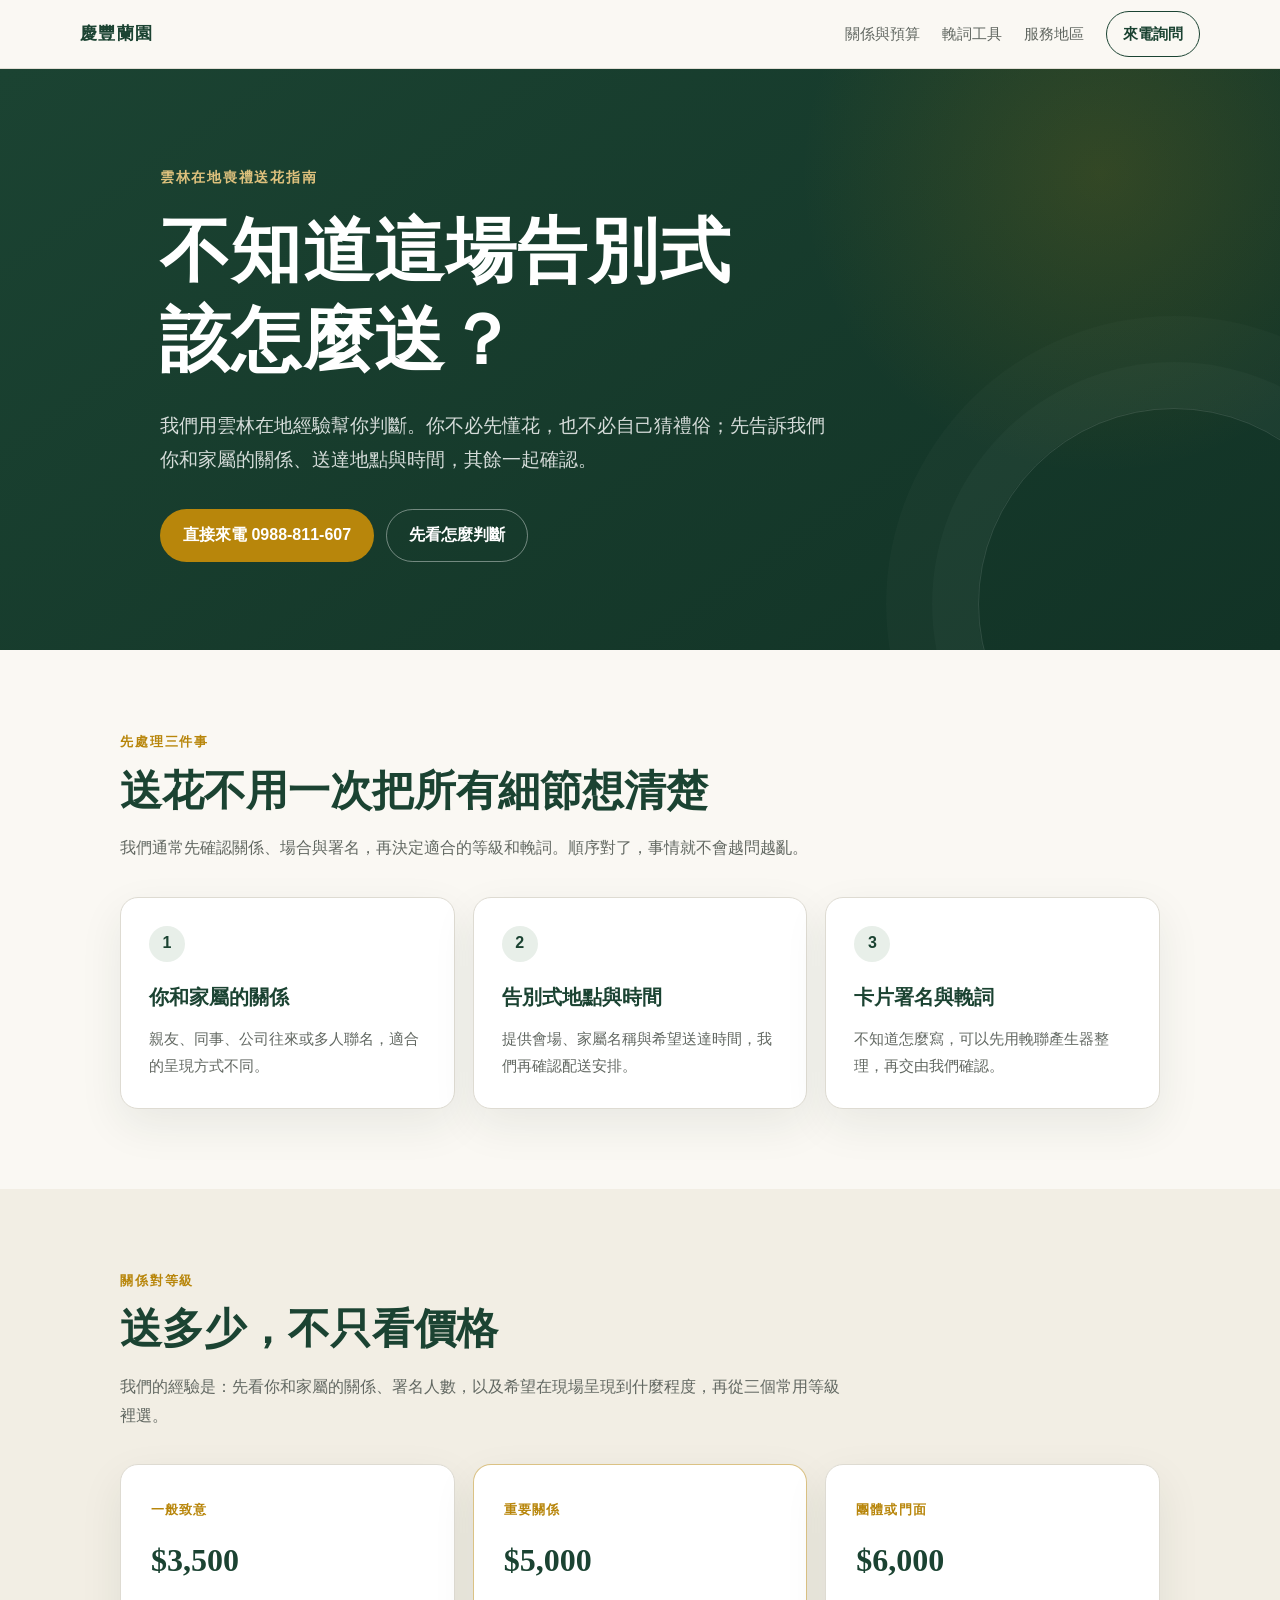
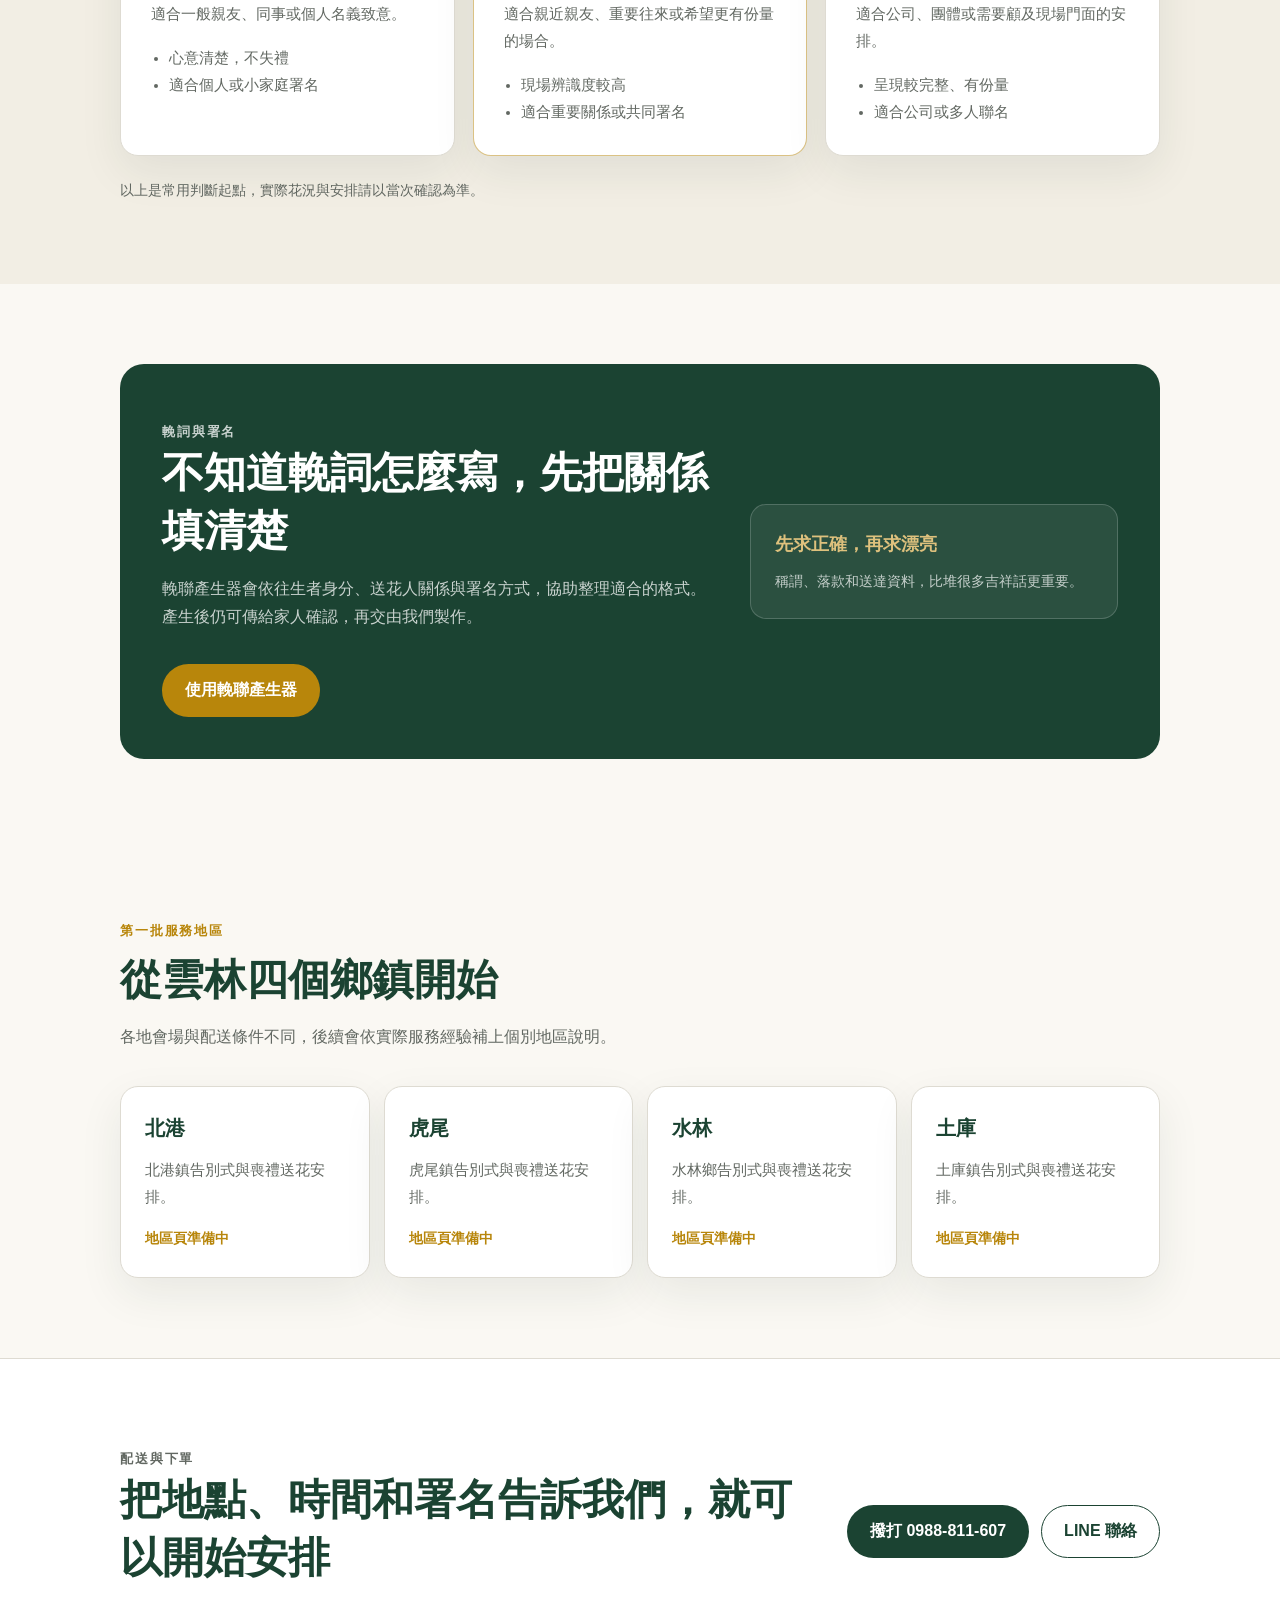
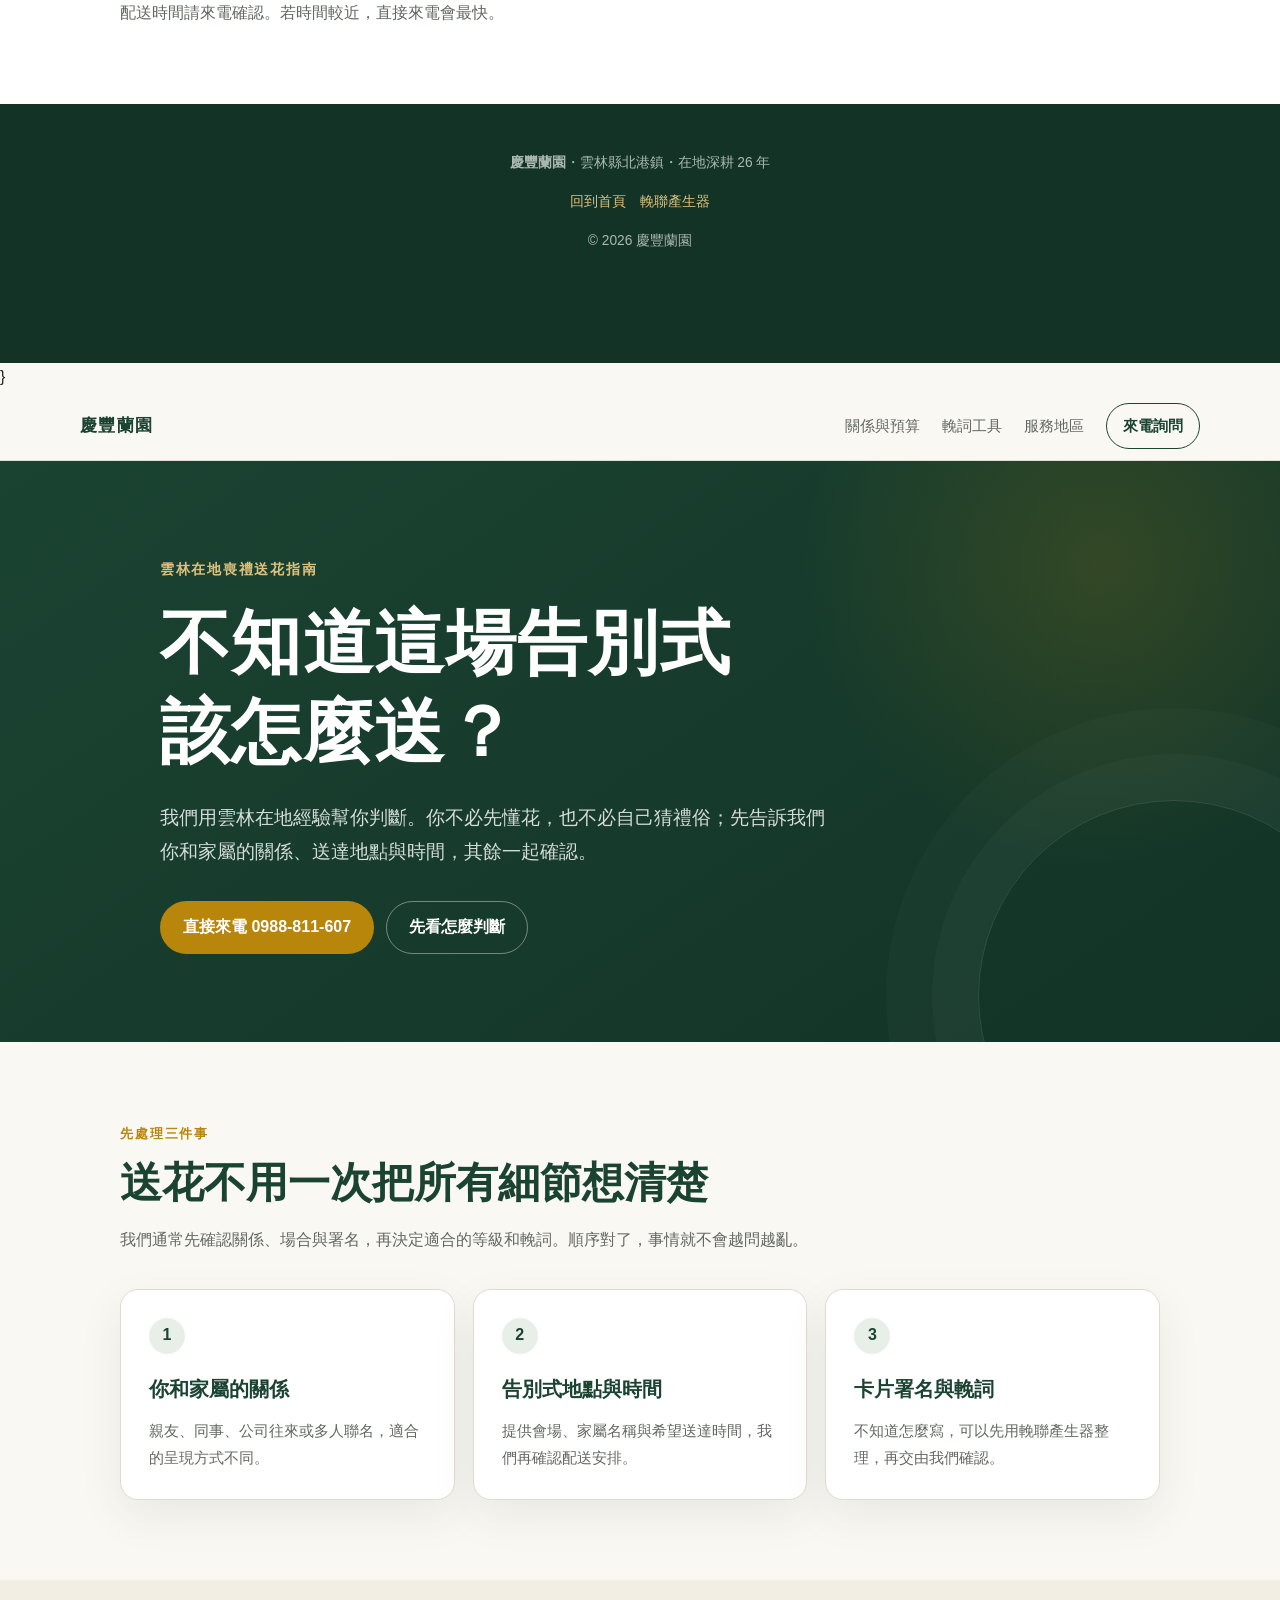
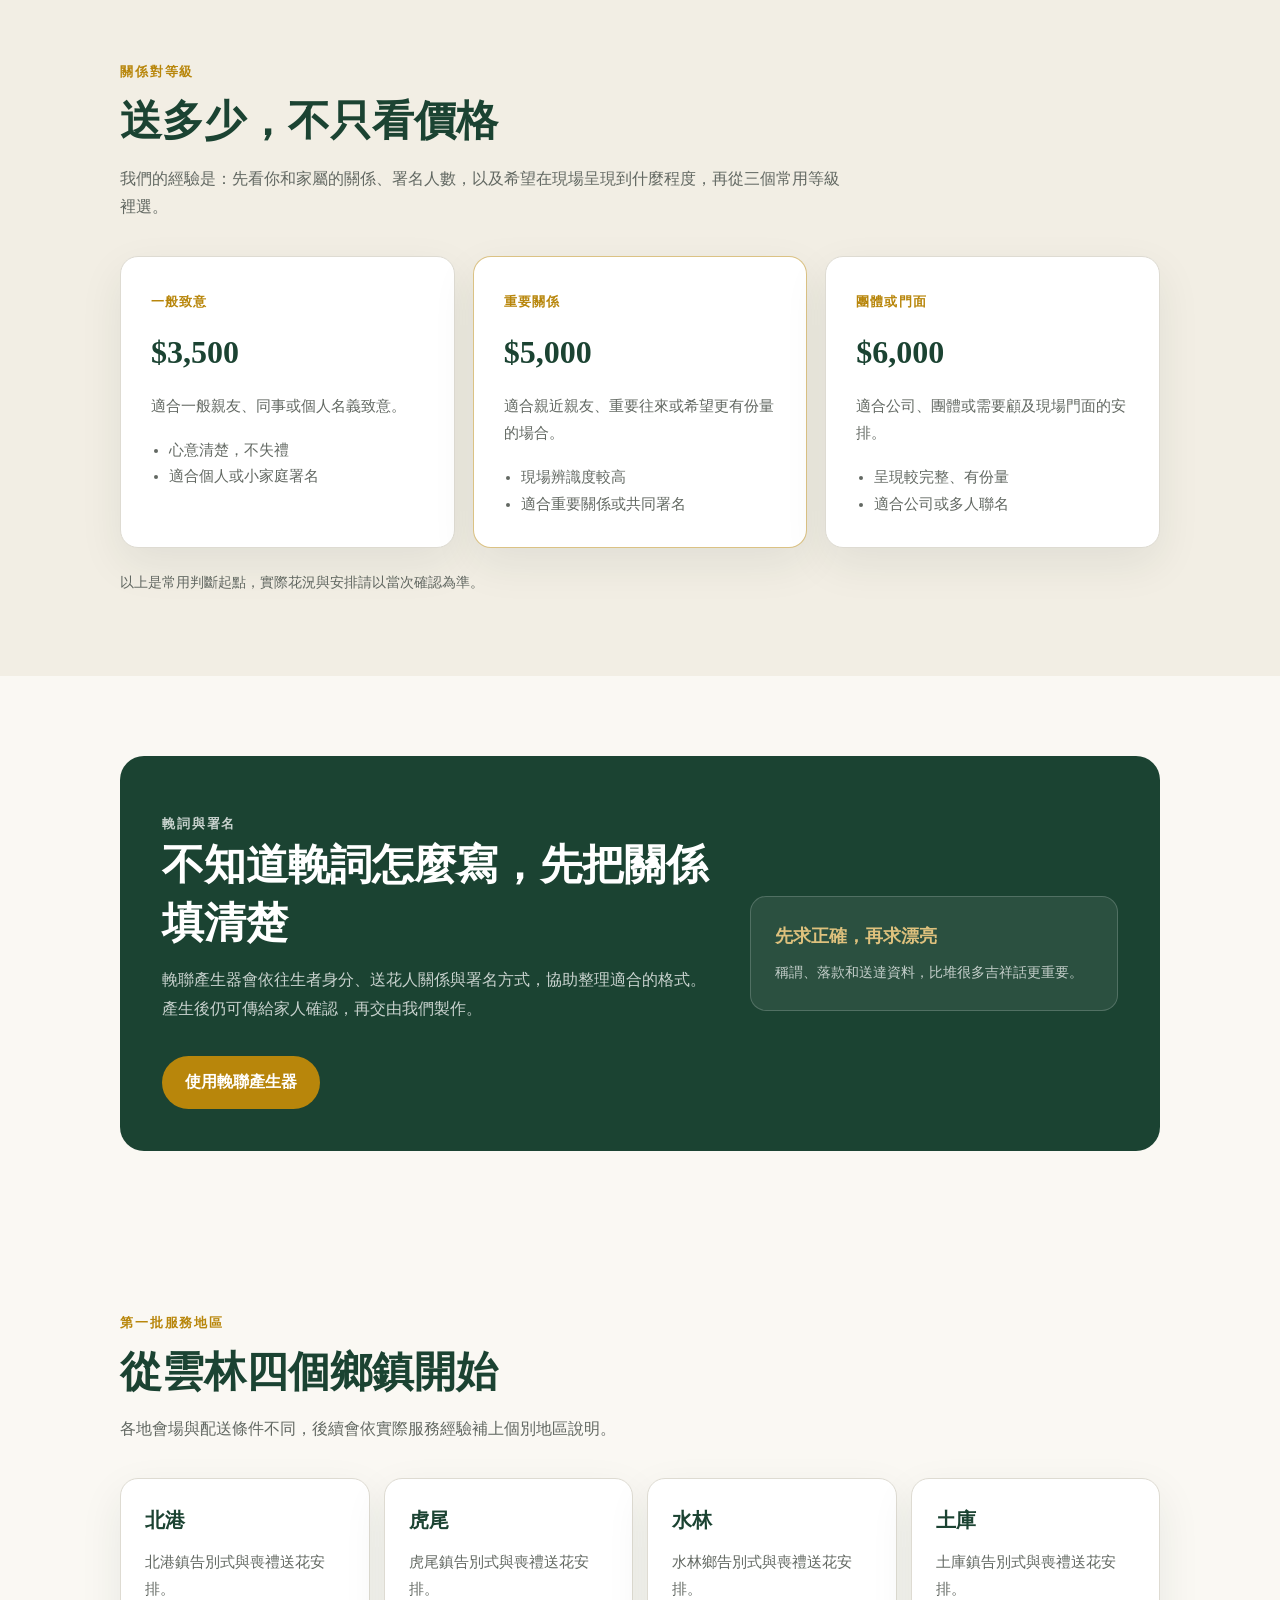
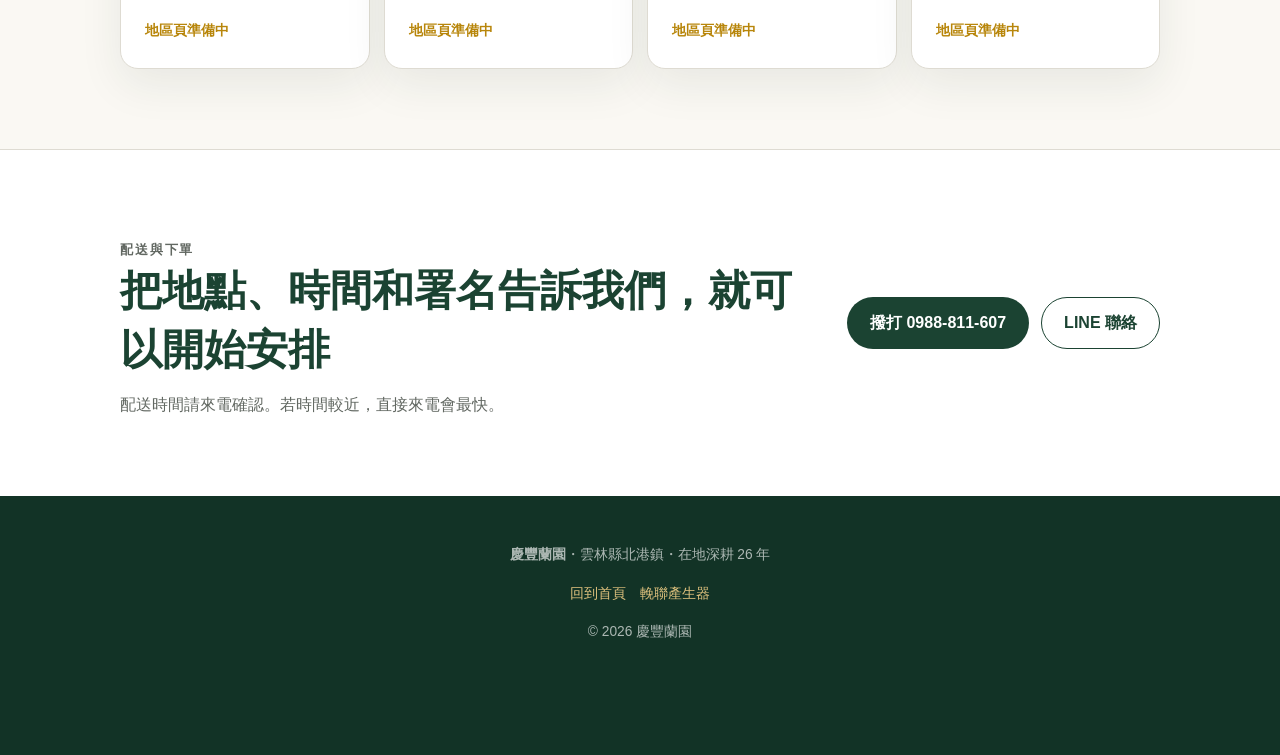
<file: yunlin-funeral/index.html>
<!DOCTYPE html>
<html lang="zh-TW">
<head>
  <!-- Google tag (gtag.js) -->
  <script async src="https://www.googletagmanager.com/gtag/js?id=G-5CE68EEX3R"></script>
  <script>
    window.dataLayer = window.dataLayer || [];
    function gtag(){dataLayer.push(arguments);}
    gtag('js', new Date());
    gtag('config', 'G-5CE68EEX3R');
  </script>
  <meta charset="UTF-8">
  <meta name="viewport" content="width=device-width, initial-scale=1.0">
  <title>雲林喪禮送花怎麼選？關係、預算與輓詞一次看｜慶豐蘭園</title>
  <meta name="description" content="不知道雲林告別式該送什麼、送多少、輓詞怎麼寫？慶豐蘭園以北港在地經驗，協助判斷關係、預算、輓詞與配送安排。">
  <link rel="canonical" href="https://chingfeng.tw/yunlin-funeral/">
  <meta property="og:type" content="website">
  <meta property="og:locale" content="zh_TW">
  <meta property="og:title" content="雲林喪禮送花怎麼選？｜慶豐蘭園">
  <meta property="og:description" content="從關係、預算、輓詞到配送安排，用雲林在地經驗幫你判斷。">
  <meta property="og:url" content="https://chingfeng.tw/yunlin-funeral/">
  <script type="application/ld+json">
  {
    "@context": "https://schema.org",
    "@type": "Service",
    "name": "雲林喪禮送花",
    "description": "慶豐蘭園提供雲林地區喪禮蘭花禮與配送安排，協助判斷關係、預算與輓詞。",
    "provider": {
      "@type": "LocalBusiness",
      "name": "慶豐蘭園",
      "telephone": "+886-988-811-607",
      "address": {
        "@type": "PostalAddress",
        "addressLocality": "北港鎮",
        "addressRegion": "雲林縣",
        "addressCountry": "TW"
      },
      "url": "https://chingfeng.tw/"
    },
    "areaServed": {
      "@type": "AdministrativeArea",
      "name": "雲林縣"
    },
    "url": "https://chingfeng.tw/yunlin-funeral/"
  }
  </script>
  <link rel="preconnect" href="https://fonts.googleapis.com">
  <link rel="preconnect" href="https://fonts.gstatic.com" crossorigin>
  <link href="https://fonts.googleapis.com/css2?family=Noto+Sans+TC:wght@400;500;700&family=Noto+Serif+TC:wght@600;700&display=swap" rel="stylesheet">
  <style>
    :root {
      --cream: #faf8f3;
      --cream-deep: #f2eee4;
      --green: #1b4332;
      --green-dark: #123326;
      --green-soft: #e8efe9;
      --gold: #b8860b;
      --ink: #202420;
      --muted: #626862;
      --line: #dedbd2;
      --white: #ffffff;
      --shadow: 0 16px 44px rgba(25, 51, 39, 0.08);
      --radius: 18px;
    }

    * {
      box-sizing: border-box;
    }

    html {
      scroll-behavior: smooth;
    }

    body {
      margin: 0;
      background: var(--cream);
      color: var(--ink);
      font-family: "Noto Sans TC", sans-serif;
      line-height: 1.8;
    }

    a {
      color: inherit;
    }

    .site-header {
      position: sticky;
      top: 0;
      z-index: 10;
      background: rgba(250, 248, 243, 0.94);
      border-bottom: 1px solid rgba(222, 219, 210, 0.9);
      backdrop-filter: blur(12px);
    }

    .nav {
      width: min(1120px, calc(100% - 40px));
      min-height: 68px;
      margin: 0 auto;
      display: flex;
      align-items: center;
      justify-content: space-between;
      gap: 24px;
    }

    .brand {
      color: var(--green);
      font-family: "Noto Serif TC", serif;
      font-size: 1.08rem;
      font-weight: 700;
      letter-spacing: 0.08em;
      text-decoration: none;
    }

    .nav-links {
      display: flex;
      align-items: center;
      gap: 22px;
      color: var(--muted);
      font-size: 0.92rem;
    }

    .nav-links a {
      text-decoration: none;
    }

    .nav-call {
      padding: 9px 16px;
      border: 1px solid var(--green);
      border-radius: 999px;
      color: var(--green);
      font-weight: 700;
    }

    .hero {
      position: relative;
      overflow: hidden;
      background:
        radial-gradient(circle at 86% 18%, rgba(184, 134, 11, 0.18), transparent 25%),
        linear-gradient(145deg, var(--green) 0%, var(--green-dark) 100%);
      color: var(--white);
    }

    .hero::after {
      content: "";
      position: absolute;
      right: -90px;
      bottom: -150px;
      width: 390px;
      height: 390px;
      border: 1px solid rgba(255, 255, 255, 0.12);
      border-radius: 50%;
      box-shadow:
        0 0 0 46px rgba(255, 255, 255, 0.025),
        0 0 0 92px rgba(255, 255, 255, 0.018);
    }

    .hero-inner {
      position: relative;
      z-index: 1;
      width: min(960px, calc(100% - 40px));
      margin: 0 auto;
      padding: 96px 0 88px;
    }

    .eyebrow {
      margin: 0 0 16px;
      color: #dec17d;
      font-size: 0.9rem;
      font-weight: 700;
      letter-spacing: 0.12em;
    }

    h1,
    h2,
    h3 {
      font-family: "Noto Serif TC", serif;
    }

    h1 {
      max-width: 760px;
      margin: 0;
      font-size: clamp(2.35rem, 5.6vw, 4.35rem);
      line-height: 1.28;
      letter-spacing: 0.02em;
    }

    .hero-lead {
      max-width: 670px;
      margin: 24px 0 0;
      color: rgba(255, 255, 255, 0.82);
      font-size: clamp(1rem, 2vw, 1.18rem);
    }

    .hero-actions,
    .contact-actions {
      display: flex;
      flex-wrap: wrap;
      gap: 12px;
      margin-top: 32px;
    }

    .button {
      display: inline-flex;
      min-height: 48px;
      align-items: center;
      justify-content: center;
      padding: 11px 22px;
      border: 1px solid transparent;
      border-radius: 999px;
      font-weight: 700;
      text-decoration: none;
      transition: transform 0.2s ease, background 0.2s ease;
    }

    .button:hover {
      transform: translateY(-2px);
    }

    .button-primary {
      background: var(--gold);
      color: var(--white);
    }

    .button-ghost {
      border-color: rgba(255, 255, 255, 0.4);
      color: var(--white);
    }

    .button-dark {
      background: var(--green);
      color: var(--white);
    }

    .button-line {
      border-color: var(--green);
      color: var(--green);
    }

    main {
      overflow: hidden;
    }

    .section {
      width: min(1040px, calc(100% - 40px));
      margin: 0 auto;
      padding: 80px 0;
    }

    .section-header {
      max-width: 720px;
      margin-bottom: 34px;
    }

    .section-kicker {
      margin: 0 0 8px;
      color: var(--gold);
      font-size: 0.83rem;
      font-weight: 700;
      letter-spacing: 0.14em;
    }

    h2 {
      margin: 0;
      color: var(--green);
      font-size: clamp(1.75rem, 4vw, 2.6rem);
      line-height: 1.4;
    }

    .section-intro {
      margin: 14px 0 0;
      color: var(--muted);
    }

    .steps {
      display: grid;
      grid-template-columns: repeat(3, 1fr);
      gap: 18px;
    }

    .step-card,
    .price-card,
    .town-card {
      background: var(--white);
      border: 1px solid var(--line);
      border-radius: var(--radius);
      box-shadow: var(--shadow);
    }

    .step-card {
      padding: 28px;
    }

    .step-number {
      display: inline-grid;
      width: 36px;
      height: 36px;
      place-items: center;
      margin-bottom: 18px;
      border-radius: 50%;
      background: var(--green-soft);
      color: var(--green);
      font-weight: 700;
    }

    h3 {
      margin: 0;
      color: var(--green);
      font-size: 1.22rem;
    }

    .step-card p,
    .price-card p,
    .town-card p {
      margin: 10px 0 0;
      color: var(--muted);
      font-size: 0.95rem;
    }

    .price-section {
      background: var(--cream-deep);
    }

    .price-wrap {
      width: min(1040px, calc(100% - 40px));
      margin: 0 auto;
      padding: 80px 0;
    }

    .price-grid {
      display: grid;
      grid-template-columns: repeat(3, 1fr);
      gap: 18px;
    }

    .price-card {
      position: relative;
      padding: 30px;
      overflow: hidden;
    }

    .price-card.featured {
      border-color: rgba(184, 134, 11, 0.5);
    }

    .price-label {
      color: var(--gold);
      font-size: 0.83rem;
      font-weight: 700;
      letter-spacing: 0.08em;
    }

    .price {
      margin: 8px 0 4px;
      color: var(--green);
      font-family: "Noto Serif TC", serif;
      font-size: 2rem;
      font-weight: 700;
    }

    .price-card ul {
      margin: 18px 0 0;
      padding-left: 1.2em;
      color: var(--muted);
      font-size: 0.92rem;
    }

    .price-note {
      margin: 22px 0 0;
      color: var(--muted);
      font-size: 0.9rem;
    }

    .tool-panel {
      display: grid;
      grid-template-columns: 1.2fr 0.8fr;
      gap: 36px;
      align-items: center;
      padding: 42px;
      border-radius: 24px;
      background: var(--green);
      color: var(--white);
    }

    .tool-panel h2 {
      color: var(--white);
    }

    .tool-panel p {
      margin: 14px 0 0;
      color: rgba(255, 255, 255, 0.76);
    }

    .tool-side {
      padding: 24px;
      border: 1px solid rgba(255, 255, 255, 0.18);
      border-radius: 16px;
      background: rgba(255, 255, 255, 0.07);
    }

    .tool-side strong {
      display: block;
      color: #dec17d;
      font-family: "Noto Serif TC", serif;
      font-size: 1.1rem;
    }

    .tool-side span {
      display: block;
      margin-top: 8px;
      color: rgba(255, 255, 255, 0.72);
      font-size: 0.9rem;
    }

    .town-grid {
      display: grid;
      grid-template-columns: repeat(4, 1fr);
      gap: 14px;
    }

    .town-card {
      padding: 24px;
    }

    .town-card span {
      display: inline-block;
      margin-top: 16px;
      color: var(--gold);
      font-size: 0.85rem;
      font-weight: 700;
    }

    .contact {
      background: var(--white);
      border-top: 1px solid var(--line);
    }

    .contact-inner {
      width: min(1040px, calc(100% - 40px));
      margin: 0 auto;
      padding: 76px 0;
      display: grid;
      grid-template-columns: 1fr auto;
      gap: 38px;
      align-items: center;
    }

    .contact h2 {
      max-width: 700px;
    }

    .contact p {
      margin: 12px 0 0;
      color: var(--muted);
    }

    .contact-actions {
      justify-content: flex-end;
      margin: 0;
    }

    footer {
      padding: 34px 20px 96px;
      background: var(--green-dark);
      color: rgba(255, 255, 255, 0.65);
      text-align: center;
      font-size: 0.86rem;
    }

    footer a {
      color: #dec17d;
      text-decoration: none;
    }

    @media (max-width: 820px) {
      .nav-links > a:not(.nav-call) {
        display: none;
      }

      .hero-inner {
        padding: 72px 0 68px;
      }

      .steps,
      .price-grid {
        grid-template-columns: 1fr;
      }

      .tool-panel,
      .contact-inner {
        grid-template-columns: 1fr;
      }

      .contact-actions {
        justify-content: flex-start;
      }

      .town-grid {
        grid-template-columns: repeat(2, 1fr);
      }
    }

    @media (max-width: 520px) {
      .nav {
        width: min(100% - 28px, 1120px);
      }

      .brand {
        font-size: 1rem;
      }

      .nav-call {
        padding: 8px 13px;
        font-size: 0.85rem;
      }

      .hero-inner,
      .section,
      .price-wrap,
      .contact-inner {
        width: min(100% - 28px, 1040px);
      }

      .hero-inner {
        padding: 60px 0 58px;
      }

      .section,
      .price-wrap {
        padding: 58px 0;
      }

      .step-card,
      .price-card {
        padding: 24px;
      }

      .tool-panel {
        padding: 28px 22px;
      }

      .town-grid {
        grid-template-columns: 1fr;
      }

      .button {
        width: 100%;
      }
    }
  </style>
</head>
<body>
  <header class="site-header">
    <nav class="nav" aria-label="主要導覽">
      <a class="brand" href="/">慶豐蘭園</a>
      <div class="nav-links">
        <a href="#budget">關係與預算</a>
        <a href="#wording">輓詞工具</a>
        <a href="#areas">服務地區</a>
        <a class="nav-call" href="tel:0988811607">來電詢問</a>
      </div>
    </nav>
  </header>

  <main>
    <section class="hero">
      <div class="hero-inner">
        <p class="eyebrow">雲林在地喪禮送花指南</p>
        <h1>不知道這場告別式<br>該怎麼送？</h1>
        <p class="hero-lead">我們用雲林在地經驗幫你判斷。你不必先懂花，也不必自己猜禮俗；先告訴我們你和家屬的關係、送達地點與時間，其餘一起確認。</p>
        <div class="hero-actions">
          <a class="button button-primary" href="tel:0988811607">直接來電 0988-811-607</a>
          <a class="button button-ghost" href="#budget">先看怎麼判斷</a>
        </div>
      </div>
    </section>

    <section class="section" aria-labelledby="how-title">
      <div class="section-header">
        <p class="section-kicker">先處理三件事</p>
        <h2 id="how-title">送花不用一次把所有細節想清楚</h2>
        <p class="section-intro">我們通常先確認關係、場合與署名，再決定適合的等級和輓詞。順序對了，事情就不會越問越亂。</p>
      </div>
      <div class="steps">
        <article class="step-card">
          <span class="step-number">1</span>
          <h3>你和家屬的關係</h3>
          <p>親友、同事、公司往來或多人聯名，適合的呈現方式不同。</p>
        </article>
        <article class="step-card">
          <span class="step-number">2</span>
          <h3>告別式地點與時間</h3>
          <p>提供會場、家屬名稱與希望送達時間，我們再確認配送安排。</p>
        </article>
        <article class="step-card">
          <span class="step-number">3</span>
          <h3>卡片署名與輓詞</h3>
          <p>不知道怎麼寫，可以先用輓聯產生器整理，再交由我們確認。</p>
        </article>
      </div>
    </section>

    <section class="price-section" id="budget" aria-labelledby="budget-title">
      <div class="price-wrap">
        <div class="section-header">
          <p class="section-kicker">關係對等級</p>
          <h2 id="budget-title">送多少，不只看價格</h2>
          <p class="section-intro">我們的經驗是：先看你和家屬的關係、署名人數，以及希望在現場呈現到什麼程度，再從三個常用等級裡選。</p>
        </div>
        <div class="price-grid">
          <article class="price-card">
            <span class="price-label">一般致意</span>
            <div class="price">$3,500</div>
            <p>適合一般親友、同事或個人名義致意。</p>
            <ul>
              <li>心意清楚，不失禮</li>
              <li>適合個人或小家庭署名</li>
            </ul>
          </article>
          <article class="price-card featured">
            <span class="price-label">重要關係</span>
            <div class="price">$5,000</div>
            <p>適合親近親友、重要往來或希望更有份量的場合。</p>
            <ul>
              <li>現場辨識度較高</li>
              <li>適合重要關係或共同署名</li>
            </ul>
          </article>
          <article class="price-card">
            <span class="price-label">團體或門面</span>
            <div class="price">$6,000</div>
            <p>適合公司、團體或需要顧及現場門面的安排。</p>
            <ul>
              <li>呈現較完整、有份量</li>
              <li>適合公司或多人聯名</li>
            </ul>
          </article>
        </div>
        <p class="price-note">以上是常用判斷起點，實際花況與安排請以當次確認為準。</p>
      </div>
    </section>

    <section class="section" id="wording" aria-labelledby="wording-title">
      <div class="tool-panel">
        <div>
          <p class="section-kicker">輓詞與署名</p>
          <h2 id="wording-title">不知道輓詞怎麼寫，先把關係填清楚</h2>
          <p>輓聯產生器會依往生者身分、送花人關係與署名方式，協助整理適合的格式。產生後仍可傳給家人確認，再交由我們製作。</p>
          <div class="hero-actions">
            <a class="button button-primary" href="/condolence.html">使用輓聯產生器</a>
          </div>
        </div>
        <div class="tool-side">
          <strong>先求正確，再求漂亮</strong>
          <span>稱謂、落款和送達資料，比堆很多吉祥話更重要。</span>
        </div>
      </div>
    </section>

    <section class="section" id="areas" aria-labelledby="areas-title">
      <div class="section-header">
        <p class="section-kicker">第一批服務地區</p>
        <h2 id="areas-title">從雲林四個鄉鎮開始</h2>
        <p class="section-intro">各地會場與配送條件不同，後續會依實際服務經驗補上個別地區說明。</p>
      </div>
      <div class="town-grid">
        <article class="town-card">
          <h3>北港</h3>
          <p>北港鎮告別式與喪禮送花安排。</p>
          <span>地區頁準備中</span>
        </article>
        <article class="town-card">
          <h3>虎尾</h3>
          <p>虎尾鎮告別式與喪禮送花安排。</p>
          <span>地區頁準備中</span>
        </article>
        <article class="town-card">
          <h3>水林</h3>
          <p>水林鄉告別式與喪禮送花安排。</p>
          <span>地區頁準備中</span>
        </article>
        <article class="town-card">
          <h3>土庫</h3>
          <p>土庫鎮告別式與喪禮送花安排。</p>
          <span>地區頁準備中</span>
        </article>
      </div>
    </section>

    <section class="contact" id="contact" aria-labelledby="contact-title">
      <div class="contact-inner">
        <div>
          <p class="section-kicker">配送與下單</p>
          <h2 id="contact-title">把地點、時間和署名告訴我們，就可以開始安排</h2>
          <p>配送時間請來電確認。若時間較近，直接來電會最快。</p>
        </div>
        <div class="contact-actions">
          <a class="button button-dark" href="tel:0988811607">撥打 0988-811-607</a>
          <a class="button button-line" href="https://lin.me/R/ti/p/@qingfeng" target="_blank" rel="noopener">LINE 聯絡</a>
        </div>
      </div>
    </section>
  </main>

  <footer>
    <p><strong>慶豐蘭園</strong>・雲林縣北港鎮・在地深耕 26 年</p>
    <p><a href="/">回到首頁</a>　<a href="/condolence.html">輓聯產生器</a></p>
    <p>&copy; 2026 慶豐蘭園</p>
  </footer>
</body>
</html>  }
  </script>
  <link rel="preconnect" href="https://fonts.googleapis.com">
  <link rel="preconnect" href="https://fonts.gstatic.com" crossorigin>
  <link href="https://fonts.googleapis.com/css2?family=Noto+Sans+TC:wght@400;500;700&family=Noto+Serif+TC:wght@600;700&display=swap" rel="stylesheet">
  <style>
    :root {
      --cream: #faf8f3;
      --cream-deep: #f2eee4;
      --green: #1b4332;
      --green-dark: #123326;
      --green-soft: #e8efe9;
      --gold: #b8860b;
      --ink: #202420;
      --muted: #626862;
      --line: #dedbd2;
      --white: #ffffff;
      --shadow: 0 16px 44px rgba(25, 51, 39, 0.08);
      --radius: 18px;
    }

    * {
      box-sizing: border-box;
    }

    html {
      scroll-behavior: smooth;
    }

    body {
      margin: 0;
      background: var(--cream);
      color: var(--ink);
      font-family: "Noto Sans TC", sans-serif;
      line-height: 1.8;
    }

    a {
      color: inherit;
    }

    .site-header {
      position: sticky;
      top: 0;
      z-index: 10;
      background: rgba(250, 248, 243, 0.94);
      border-bottom: 1px solid rgba(222, 219, 210, 0.9);
      backdrop-filter: blur(12px);
    }

    .nav {
      width: min(1120px, calc(100% - 40px));
      min-height: 68px;
      margin: 0 auto;
      display: flex;
      align-items: center;
      justify-content: space-between;
      gap: 24px;
    }

    .brand {
      color: var(--green);
      font-family: "Noto Serif TC", serif;
      font-size: 1.08rem;
      font-weight: 700;
      letter-spacing: 0.08em;
      text-decoration: none;
    }

    .nav-links {
      display: flex;
      align-items: center;
      gap: 22px;
      color: var(--muted);
      font-size: 0.92rem;
    }

    .nav-links a {
      text-decoration: none;
    }

    .nav-call {
      padding: 9px 16px;
      border: 1px solid var(--green);
      border-radius: 999px;
      color: var(--green);
      font-weight: 700;
    }

    .hero {
      position: relative;
      overflow: hidden;
      background:
        radial-gradient(circle at 86% 18%, rgba(184, 134, 11, 0.18), transparent 25%),
        linear-gradient(145deg, var(--green) 0%, var(--green-dark) 100%);
      color: var(--white);
    }

    .hero::after {
      content: "";
      position: absolute;
      right: -90px;
      bottom: -150px;
      width: 390px;
      height: 390px;
      border: 1px solid rgba(255, 255, 255, 0.12);
      border-radius: 50%;
      box-shadow:
        0 0 0 46px rgba(255, 255, 255, 0.025),
        0 0 0 92px rgba(255, 255, 255, 0.018);
    }

    .hero-inner {
      position: relative;
      z-index: 1;
      width: min(960px, calc(100% - 40px));
      margin: 0 auto;
      padding: 96px 0 88px;
    }

    .eyebrow {
      margin: 0 0 16px;
      color: #dec17d;
      font-size: 0.9rem;
      font-weight: 700;
      letter-spacing: 0.12em;
    }

    h1,
    h2,
    h3 {
      font-family: "Noto Serif TC", serif;
    }

    h1 {
      max-width: 760px;
      margin: 0;
      font-size: clamp(2.35rem, 5.6vw, 4.35rem);
      line-height: 1.28;
      letter-spacing: 0.02em;
    }

    .hero-lead {
      max-width: 670px;
      margin: 24px 0 0;
      color: rgba(255, 255, 255, 0.82);
      font-size: clamp(1rem, 2vw, 1.18rem);
    }

    .hero-actions,
    .contact-actions {
      display: flex;
      flex-wrap: wrap;
      gap: 12px;
      margin-top: 32px;
    }

    .button {
      display: inline-flex;
      min-height: 48px;
      align-items: center;
      justify-content: center;
      padding: 11px 22px;
      border: 1px solid transparent;
      border-radius: 999px;
      font-weight: 700;
      text-decoration: none;
      transition: transform 0.2s ease, background 0.2s ease;
    }

    .button:hover {
      transform: translateY(-2px);
    }

    .button-primary {
      background: var(--gold);
      color: var(--white);
    }

    .button-ghost {
      border-color: rgba(255, 255, 255, 0.4);
      color: var(--white);
    }

    .button-dark {
      background: var(--green);
      color: var(--white);
    }

    .button-line {
      border-color: var(--green);
      color: var(--green);
    }

    main {
      overflow: hidden;
    }

    .section {
      width: min(1040px, calc(100% - 40px));
      margin: 0 auto;
      padding: 80px 0;
    }

    .section-header {
      max-width: 720px;
      margin-bottom: 34px;
    }

    .section-kicker {
      margin: 0 0 8px;
      color: var(--gold);
      font-size: 0.83rem;
      font-weight: 700;
      letter-spacing: 0.14em;
    }

    h2 {
      margin: 0;
      color: var(--green);
      font-size: clamp(1.75rem, 4vw, 2.6rem);
      line-height: 1.4;
    }

    .section-intro {
      margin: 14px 0 0;
      color: var(--muted);
    }

    .steps {
      display: grid;
      grid-template-columns: repeat(3, 1fr);
      gap: 18px;
    }

    .step-card,
    .price-card,
    .town-card {
      background: var(--white);
      border: 1px solid var(--line);
      border-radius: var(--radius);
      box-shadow: var(--shadow);
    }

    .step-card {
      padding: 28px;
    }

    .step-number {
      display: inline-grid;
      width: 36px;
      height: 36px;
      place-items: center;
      margin-bottom: 18px;
      border-radius: 50%;
      background: var(--green-soft);
      color: var(--green);
      font-weight: 700;
    }

    h3 {
      margin: 0;
      color: var(--green);
      font-size: 1.22rem;
    }

    .step-card p,
    .price-card p,
    .town-card p {
      margin: 10px 0 0;
      color: var(--muted);
      font-size: 0.95rem;
    }

    .price-section {
      background: var(--cream-deep);
    }

    .price-wrap {
      width: min(1040px, calc(100% - 40px));
      margin: 0 auto;
      padding: 80px 0;
    }

    .price-grid {
      display: grid;
      grid-template-columns: repeat(3, 1fr);
      gap: 18px;
    }

    .price-card {
      position: relative;
      padding: 30px;
      overflow: hidden;
    }

    .price-card.featured {
      border-color: rgba(184, 134, 11, 0.5);
    }

    .price-label {
      color: var(--gold);
      font-size: 0.83rem;
      font-weight: 700;
      letter-spacing: 0.08em;
    }

    .price {
      margin: 8px 0 4px;
      color: var(--green);
      font-family: "Noto Serif TC", serif;
      font-size: 2rem;
      font-weight: 700;
    }

    .price-card ul {
      margin: 18px 0 0;
      padding-left: 1.2em;
      color: var(--muted);
      font-size: 0.92rem;
    }

    .price-note {
      margin: 22px 0 0;
      color: var(--muted);
      font-size: 0.9rem;
    }

    .tool-panel {
      display: grid;
      grid-template-columns: 1.2fr 0.8fr;
      gap: 36px;
      align-items: center;
      padding: 42px;
      border-radius: 24px;
      background: var(--green);
      color: var(--white);
    }

    .tool-panel h2 {
      color: var(--white);
    }

    .tool-panel p {
      margin: 14px 0 0;
      color: rgba(255, 255, 255, 0.76);
    }

    .tool-side {
      padding: 24px;
      border: 1px solid rgba(255, 255, 255, 0.18);
      border-radius: 16px;
      background: rgba(255, 255, 255, 0.07);
    }

    .tool-side strong {
      display: block;
      color: #dec17d;
      font-family: "Noto Serif TC", serif;
      font-size: 1.1rem;
    }

    .tool-side span {
      display: block;
      margin-top: 8px;
      color: rgba(255, 255, 255, 0.72);
      font-size: 0.9rem;
    }

    .town-grid {
      display: grid;
      grid-template-columns: repeat(4, 1fr);
      gap: 14px;
    }

    .town-card {
      padding: 24px;
    }

    .town-card span {
      display: inline-block;
      margin-top: 16px;
      color: var(--gold);
      font-size: 0.85rem;
      font-weight: 700;
    }

    .contact {
      background: var(--white);
      border-top: 1px solid var(--line);
    }

    .contact-inner {
      width: min(1040px, calc(100% - 40px));
      margin: 0 auto;
      padding: 76px 0;
      display: grid;
      grid-template-columns: 1fr auto;
      gap: 38px;
      align-items: center;
    }

    .contact h2 {
      max-width: 700px;
    }

    .contact p {
      margin: 12px 0 0;
      color: var(--muted);
    }

    .contact-actions {
      justify-content: flex-end;
      margin: 0;
    }

    footer {
      padding: 34px 20px 96px;
      background: var(--green-dark);
      color: rgba(255, 255, 255, 0.65);
      text-align: center;
      font-size: 0.86rem;
    }

    footer a {
      color: #dec17d;
      text-decoration: none;
    }

    @media (max-width: 820px) {
      .nav-links > a:not(.nav-call) {
        display: none;
      }

      .hero-inner {
        padding: 72px 0 68px;
      }

      .steps,
      .price-grid {
        grid-template-columns: 1fr;
      }

      .tool-panel,
      .contact-inner {
        grid-template-columns: 1fr;
      }

      .contact-actions {
        justify-content: flex-start;
      }

      .town-grid {
        grid-template-columns: repeat(2, 1fr);
      }
    }

    @media (max-width: 520px) {
      .nav {
        width: min(100% - 28px, 1120px);
      }

      .brand {
        font-size: 1rem;
      }

      .nav-call {
        padding: 8px 13px;
        font-size: 0.85rem;
      }

      .hero-inner,
      .section,
      .price-wrap,
      .contact-inner {
        width: min(100% - 28px, 1040px);
      }

      .hero-inner {
        padding: 60px 0 58px;
      }

      .section,
      .price-wrap {
        padding: 58px 0;
      }

      .step-card,
      .price-card {
        padding: 24px;
      }

      .tool-panel {
        padding: 28px 22px;
      }

      .town-grid {
        grid-template-columns: 1fr;
      }

      .button {
        width: 100%;
      }
    }
  </style>
</head>
<body>
  <header class="site-header">
    <nav class="nav" aria-label="主要導覽">
      <a class="brand" href="/">慶豐蘭園</a>
      <div class="nav-links">
        <a href="#budget">關係與預算</a>
        <a href="#wording">輓詞工具</a>
        <a href="#areas">服務地區</a>
        <a class="nav-call" href="tel:0988811607">來電詢問</a>
      </div>
    </nav>
  </header>

  <main>
    <section class="hero">
      <div class="hero-inner">
        <p class="eyebrow">雲林在地喪禮送花指南</p>
        <h1>不知道這場告別式<br>該怎麼送？</h1>
        <p class="hero-lead">我們用雲林在地經驗幫你判斷。你不必先懂花，也不必自己猜禮俗；先告訴我們你和家屬的關係、送達地點與時間，其餘一起確認。</p>
        <div class="hero-actions">
          <a class="button button-primary" href="tel:0988811607">直接來電 0988-811-607</a>
          <a class="button button-ghost" href="#budget">先看怎麼判斷</a>
        </div>
      </div>
    </section>

    <section class="section" aria-labelledby="how-title">
      <div class="section-header">
        <p class="section-kicker">先處理三件事</p>
        <h2 id="how-title">送花不用一次把所有細節想清楚</h2>
        <p class="section-intro">我們通常先確認關係、場合與署名，再決定適合的等級和輓詞。順序對了，事情就不會越問越亂。</p>
      </div>
      <div class="steps">
        <article class="step-card">
          <span class="step-number">1</span>
          <h3>你和家屬的關係</h3>
          <p>親友、同事、公司往來或多人聯名，適合的呈現方式不同。</p>
        </article>
        <article class="step-card">
          <span class="step-number">2</span>
          <h3>告別式地點與時間</h3>
          <p>提供會場、家屬名稱與希望送達時間，我們再確認配送安排。</p>
        </article>
        <article class="step-card">
          <span class="step-number">3</span>
          <h3>卡片署名與輓詞</h3>
          <p>不知道怎麼寫，可以先用輓聯產生器整理，再交由我們確認。</p>
        </article>
      </div>
    </section>

    <section class="price-section" id="budget" aria-labelledby="budget-title">
      <div class="price-wrap">
        <div class="section-header">
          <p class="section-kicker">關係對等級</p>
          <h2 id="budget-title">送多少，不只看價格</h2>
          <p class="section-intro">我們的經驗是：先看你和家屬的關係、署名人數，以及希望在現場呈現到什麼程度，再從三個常用等級裡選。</p>
        </div>
        <div class="price-grid">
          <article class="price-card">
            <span class="price-label">一般致意</span>
            <div class="price">$3,500</div>
            <p>適合一般親友、同事或個人名義致意。</p>
            <ul>
              <li>心意清楚，不失禮</li>
              <li>適合個人或小家庭署名</li>
            </ul>
          </article>
          <article class="price-card featured">
            <span class="price-label">重要關係</span>
            <div class="price">$5,000</div>
            <p>適合親近親友、重要往來或希望更有份量的場合。</p>
            <ul>
              <li>現場辨識度較高</li>
              <li>適合重要關係或共同署名</li>
            </ul>
          </article>
          <article class="price-card">
            <span class="price-label">團體或門面</span>
            <div class="price">$6,000</div>
            <p>適合公司、團體或需要顧及現場門面的安排。</p>
            <ul>
              <li>呈現較完整、有份量</li>
              <li>適合公司或多人聯名</li>
            </ul>
          </article>
        </div>
        <p class="price-note">以上是常用判斷起點，實際花況與安排請以當次確認為準。</p>
      </div>
    </section>

    <section class="section" id="wording" aria-labelledby="wording-title">
      <div class="tool-panel">
        <div>
          <p class="section-kicker">輓詞與署名</p>
          <h2 id="wording-title">不知道輓詞怎麼寫，先把關係填清楚</h2>
          <p>輓聯產生器會依往生者身分、送花人關係與署名方式，協助整理適合的格式。產生後仍可傳給家人確認，再交由我們製作。</p>
          <div class="hero-actions">
            <a class="button button-primary" href="/condolence.html">使用輓聯產生器</a>
          </div>
        </div>
        <div class="tool-side">
          <strong>先求正確，再求漂亮</strong>
          <span>稱謂、落款和送達資料，比堆很多吉祥話更重要。</span>
        </div>
      </div>
    </section>

    <section class="section" id="areas" aria-labelledby="areas-title">
      <div class="section-header">
        <p class="section-kicker">第一批服務地區</p>
        <h2 id="areas-title">從雲林四個鄉鎮開始</h2>
        <p class="section-intro">各地會場與配送條件不同，後續會依實際服務經驗補上個別地區說明。</p>
      </div>
      <div class="town-grid">
        <article class="town-card">
          <h3>北港</h3>
          <p>北港鎮告別式與喪禮送花安排。</p>
          <span>地區頁準備中</span>
        </article>
        <article class="town-card">
          <h3>虎尾</h3>
          <p>虎尾鎮告別式與喪禮送花安排。</p>
          <span>地區頁準備中</span>
        </article>
        <article class="town-card">
          <h3>水林</h3>
          <p>水林鄉告別式與喪禮送花安排。</p>
          <span>地區頁準備中</span>
        </article>
        <article class="town-card">
          <h3>土庫</h3>
          <p>土庫鎮告別式與喪禮送花安排。</p>
          <span>地區頁準備中</span>
        </article>
      </div>
    </section>

    <section class="contact" id="contact" aria-labelledby="contact-title">
      <div class="contact-inner">
        <div>
          <p class="section-kicker">配送與下單</p>
          <h2 id="contact-title">把地點、時間和署名告訴我們，就可以開始安排</h2>
          <p>配送時間請來電確認。若時間較近，直接來電會最快。</p>
        </div>
        <div class="contact-actions">
          <a class="button button-dark" href="tel:0988811607">撥打 0988-811-607</a>
          <a class="button button-line" href="https://lin.me/R/ti/p/@qingfeng" target="_blank" rel="noopener">LINE 聯絡</a>
        </div>
      </div>
    </section>
  </main>

  <footer>
    <p><strong>慶豐蘭園</strong>・雲林縣北港鎮・在地深耕 26 年</p>
    <p><a href="/">回到首頁</a>　<a href="/condolence.html">輓聯產生器</a></p>
    <p>&copy; 2026 慶豐蘭園</p>
  </footer>
</body>
</html>
</file>
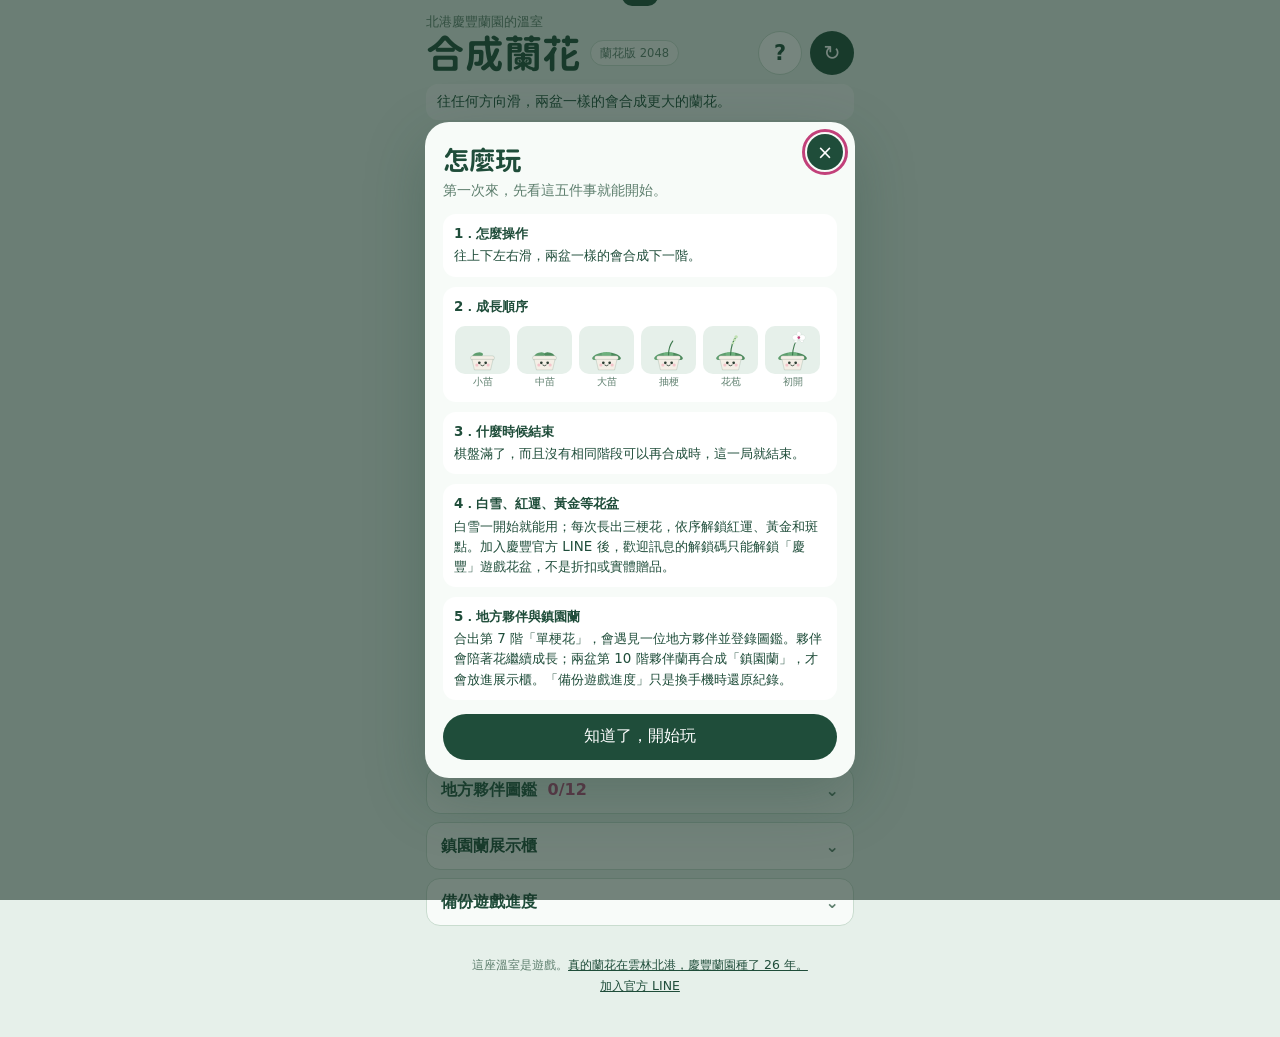
<file: play/orchid-merge/index.html>
<!doctype html>
<html lang="zh-Hant-TW">
<head>
<!-- Google tag (gtag.js) -->
<script async src="https://www.googletagmanager.com/gtag/js?id=G-5CE68EEX3R"></script>
<script>
window.dataLayer=window.dataLayer||[];
function gtag(){dataLayer.push(arguments)}
gtag('js',new Date());
gtag('config','G-5CE68EEX3R');
</script>
<meta charset="utf-8">
<meta name="viewport" content="width=device-width,initial-scale=1,viewport-fit=cover">
<title>合成蘭花｜慶豐溫室小遊戲</title>
<meta name="description" content="兩盆一樣的會長成下一階，看你能在溫室種到第幾階。">
<link rel="canonical" href="https://chingfeng.tw/play/orchid-merge/">
<meta property="og:type" content="website">
<meta property="og:locale" content="zh_TW">
<meta property="og:site_name" content="慶豐蘭園">
<meta property="og:title" content="合成蘭花｜慶豐溫室小遊戲">
<meta property="og:description" content="兩盆一樣的會長成下一階，看你能在溫室種到第幾階。">
<meta property="og:image" content="https://chingfeng.tw/play/orchid-merge/og.png">
<meta property="og:image:width" content="1200">
<meta property="og:image:height" content="630">
<meta property="og:image:alt" content="慶豐溫室裡不同成長階段的可愛蘭花盆栽">
<meta property="og:url" content="https://chingfeng.tw/play/orchid-merge/">
<link rel="preconnect" href="https://fonts.googleapis.com">
<link rel="preconnect" href="https://fonts.gstatic.com" crossorigin>
<link href="https://fonts.googleapis.com/css2?family=Chiron+GoRound+TC:wght@500;700&family=Noto+Sans+TC:wght@400;500&display=swap" rel="stylesheet">
<style>
:root{
  --glass:#E6F0EA; --leaf:#1F4D3A; --leaf-soft:#5E7F6E; --moss:#C9DCCF;
  --orchid:#C2407A; --petal:#FFFFFF; --gold:#E9B949; --bench:#D5E4DA;
  --round:'Chiron GoRound TC','Noto Sans TC',system-ui,sans-serif;
  --sans:'Noto Sans TC',system-ui,-apple-system,sans-serif;
}
*{box-sizing:border-box}
html,body{margin:0;overscroll-behavior:none;background:var(--glass);color:var(--leaf);font-family:var(--sans)}
body{padding:env(safe-area-inset-top) 0 env(safe-area-inset-bottom)}
.wrap{max-width:460px;margin:auto;padding:14px 16px 40px}
button{font:inherit;cursor:pointer;color:inherit}
button:focus-visible{outline:3px solid var(--orchid);outline-offset:2px}

.top{display:flex;align-items:flex-end;justify-content:space-between;gap:12px}
.top-actions{display:flex;gap:8px;flex:none}
.place{margin:0;font-size:.8rem;color:var(--leaf-soft)}
h1{margin:2px 0 0;font-family:var(--round);font-weight:700;font-size:clamp(2rem,10vw,2.4rem);letter-spacing:.02em;line-height:1.1}
.title-row{display:flex;align-items:center;gap:9px;flex-wrap:wrap}
.game-kind{display:inline-flex;align-items:center;min-height:26px;padding:3px 9px;border:1px solid var(--moss);border-radius:999px;background:rgba(255,255,255,.65);color:var(--leaf-soft);font-family:var(--sans);font-size:.72rem;font-weight:500;letter-spacing:0}
.howto{margin:9px 0 10px;padding:8px 11px;border-radius:12px;background:rgba(255,255,255,.68);color:var(--leaf);font-size:.86rem;line-height:1.45}
.icon-btn{border:0;background:var(--leaf);color:#fff;width:44px;height:44px;border-radius:50%;font-size:1.3rem;flex:none}
.help-btn{background:#fff;color:var(--leaf);border:1px solid var(--moss);font-weight:700}

.meta{display:flex;gap:18px;margin:8px 0 9px;font-size:.85rem;color:var(--leaf-soft)}
.meta b{display:block;font-family:var(--round);font-size:1.35rem;color:var(--leaf);font-weight:700;position:relative}
.plus{position:absolute;left:0;top:-4px;font-size:.9rem;color:var(--orchid);opacity:0;pointer-events:none}
.plus.go{animation:rise .7s ease-out}
@keyframes rise{0%{opacity:1;transform:translateY(0)}100%{opacity:0;transform:translateY(-18px)}}

.skins{display:flex;justify-content:center;gap:10px;margin:10px 0 0}
.skin{border:0;background:none;padding:0;display:flex;flex-direction:column;align-items:center;gap:3px;font-size:.72rem;color:var(--leaf-soft)}
.skin i{width:30px;height:30px;border-radius:50%;display:block;border:2px solid transparent;box-shadow:inset 0 0 0 1px rgba(31,77,58,.15)}
.skin[aria-pressed=true] i{border-color:var(--leaf)}
.skin[aria-pressed=true]{color:var(--leaf)}
.skin:disabled{opacity:.45;cursor:default}

.stage{position:relative;margin:0}
.board{display:grid;grid-template-columns:repeat(5,minmax(0,1fr));gap:5px;padding:7px;width:100%;border-radius:20px;background:var(--moss);aspect-ratio:1;touch-action:none;user-select:none;-webkit-user-select:none}
.cell{border-radius:14px;background:var(--bench);position:relative;min-width:0;overflow:hidden}
.cell.full{background:#F7FBF8}
.cell svg{position:absolute;inset:4% 6% 18%;width:88%;height:78%}
.cell .charwrap{position:absolute;inset:0;display:block}
.cell .character-img{position:absolute;inset:0 1% 15%;width:98%;height:85%;object-fit:contain}
.cell .nm{position:absolute;left:0;right:0;bottom:4%;text-align:center;font-family:var(--round);font-weight:700;font-size:clamp(.7rem,2.9vw,.85rem);white-space:nowrap;overflow:hidden;text-overflow:ellipsis;padding:0 2px}
.cell[data-l="10"]{background:#FFF6DC}
.cell[data-l="11"]{background:#FBE7A8}
.cell.spawn{animation:spawn .18s ease-out}
.cell.merge{animation:merge .22s ease-out}
@keyframes spawn{0%{transform:scale(.5);opacity:0}100%{transform:scale(1);opacity:1}}
@keyframes merge{0%{transform:scale(1)}45%{transform:scale(1.13)}100%{transform:scale(1)}}

.end{position:absolute;inset:0;border-radius:22px;background:rgba(230,240,234,.93);display:flex;flex-direction:column;align-items:center;justify-content:center;text-align:center;padding:20px}
.end[hidden]{display:none}
.end h2{font-family:var(--round);margin:0 0 6px;font-size:1.5rem}
.end p{margin:0 0 14px;color:var(--leaf-soft)}
.milestone-art{width:116px;height:116px;margin:2px auto 8px}
.milestone-art svg{width:100%;height:100%}
.primary{border:0;background:var(--leaf);color:#fff;border-radius:999px;padding:11px 22px;font-weight:500}

.hint{font-size:.85rem;color:var(--leaf-soft);text-align:center;margin:7px 0 0}
.arrows{display:none;justify-content:center;gap:6px;margin-top:10px}
.arrows button{width:44px;height:38px;border-radius:10px;border:1px solid var(--moss);background:#fff}
@media (hover:hover) and (pointer:fine){.arrows{display:flex}}

.toast{position:fixed;left:50%;top:calc(14px + env(safe-area-inset-top));transform:translate(-50%,-140%);background:var(--leaf);color:#fff;border-radius:999px;padding:10px 18px;font-size:.9rem;transition:transform .3s ease;z-index:5;white-space:nowrap}
.toast.show{transform:translate(-50%,0)}

.collections{display:grid;gap:8px;margin-top:24px}
.section-toggle{width:100%;min-height:48px;border:1px solid var(--moss);border-radius:14px;background:rgba(255,255,255,.72);padding:11px 14px;display:flex;align-items:center;justify-content:space-between;text-align:left;font-weight:600}
.section-toggle b{margin-left:5px;color:var(--orchid)}
.section-toggle .chevron{transition:transform .2s ease;color:var(--leaf-soft)}
.section-toggle[aria-expanded=true] .chevron{transform:rotate(180deg)}
.pane{padding:8px 2px 14px}
.pane[hidden]{display:none}
.pane>p{margin:0 0 12px;font-size:.85rem;color:var(--leaf-soft);line-height:1.6}
.shelf{display:grid;grid-template-columns:repeat(3,minmax(0,1fr));gap:10px}
.card{background:#fff;border:1px solid var(--moss);border-radius:14px;padding:8px 4px 10px;text-align:center;font-size:.82rem;color:var(--leaf-soft);display:flex;flex-direction:column;align-items:center;gap:2px}
.card .charwrap{width:82%;aspect-ratio:1}
.card .character-img{width:100%;height:100%;object-fit:contain}
.card.no .character-img{filter:grayscale(1) brightness(.6);opacity:.22}
.card.yes{font:inherit;font-weight:700;background:#FFF6DC;border:1px solid #EAD48F;color:var(--leaf);cursor:pointer}
.card .place{font-size:.7rem;font-weight:400;color:var(--leaf-soft)}
.card>span:not(.charwrap):not(.place):not(.share-hint){font-size:.9rem}
.card .share-hint{align-self:flex-end;font-size:.65rem;font-weight:500;color:var(--orchid);line-height:1}
.card.yes:focus-visible{outline:3px solid var(--orchid);outline-offset:2px}
.count{display:inline-block;background:var(--gold);color:var(--leaf);border-radius:999px;padding:0 6px;margin-left:2px;font-size:.68rem}
.badges{display:flex;flex-wrap:wrap;gap:7px;margin:0 0 14px}
.badge{border:1px solid var(--moss);background:rgba(255,255,255,.55);color:var(--leaf-soft);border-radius:999px;padding:6px 10px;font-size:.75rem}
.badge.on{border-color:var(--gold);background:#FFF6DC;color:var(--leaf);font-weight:700}
.badge.active{border-color:var(--leaf);background:var(--leaf);color:#fff}
.dexnote{font-size:.85rem!important;margin:18px 0 0!important;color:var(--leaf-soft)!important}
.achievements{display:grid;grid-template-columns:repeat(5,minmax(0,1fr));gap:6px;margin:0 0 14px}
.achievement{min-width:0;border:1px solid var(--moss);border-radius:12px;background:rgba(255,255,255,.55);padding:7px 2px;text-align:center;color:var(--leaf-soft);font-size:.68rem;line-height:1.25;opacity:.48}
.achievement i{display:block;font-style:normal;font-size:1.15rem;margin-bottom:2px;filter:grayscale(1)}
.achievement.on{background:#FFF6DC;border-color:#EAD48F;color:var(--leaf);font-weight:700;opacity:1}
.achievement.on i{filter:none}

.detail{border:0;border-radius:24px;padding:0;width:min(390px,calc(100% - 28px));color:var(--leaf);background:#F7FBF8;box-shadow:0 20px 60px rgba(31,77,58,.28)}
.detail::backdrop{background:rgba(20,45,34,.55)}
.detailbox{padding:20px;text-align:center;position:relative}
.detailclose{position:absolute;right:12px;top:12px;border:0;background:var(--leaf);color:#fff;border-radius:50%;width:36px;height:36px;font-size:1.2rem}
.detailart{width:220px;max-width:70%;margin:0 auto}
.detailart .character-img{width:100%;display:block}
.charwrap{position:relative;display:block}
.charwrap.gold::after{content:'♛';position:absolute;right:8%;top:5%;width:25%;aspect-ratio:1;display:grid;place-items:center;border-radius:50%;background:var(--gold);color:#fff;font-size:clamp(14px,5vw,28px);box-shadow:0 2px 8px rgba(90,65,10,.25)}
.detail h2{font-family:var(--round);font-size:1.7rem;margin:4px 0}
.detail .accessory{color:var(--orchid);font-weight:700;margin:0 0 10px}
.detail .personality{font-family:var(--round);font-size:1.05rem;margin:0 0 8px}
.detail .fact{font-size:.84rem;line-height:1.65;color:var(--leaf-soft);margin:0 0 16px}

.howto-dialog{border:0;border-radius:24px;padding:0;width:min(430px,calc(100% - 28px));max-height:min(720px,calc(100dvh - 28px));overflow:auto;color:var(--leaf);background:#F7FBF8;box-shadow:0 20px 60px rgba(31,77,58,.28)}
.howto-dialog::backdrop{background:rgba(20,45,34,.58)}
.howto-box{padding:22px 18px 18px;position:relative}
.howto-close{position:absolute;right:12px;top:12px;border:0;background:var(--leaf);color:#fff;border-radius:50%;width:36px;height:36px;font-size:1.2rem}
.howto-dialog h2{font-family:var(--round);font-size:1.65rem;margin:0 44px 6px 0}
.howto-lead{margin:0 0 14px;color:var(--leaf-soft);font-size:.86rem}
.rule-list{display:grid;gap:10px;min-width:0;margin:0;padding:0;list-style:none}
.rule-list li{min-width:0;padding:10px 11px;border-radius:13px;background:#fff;font-size:.84rem;line-height:1.5;overflow-wrap:anywhere}
.rule-list b{display:block;margin-bottom:2px;color:var(--leaf)}
.growth-strip{display:flex;gap:7px;width:100%;max-width:100%;overflow-x:auto;padding:7px 1px 3px;scrollbar-width:thin}
.growth-step{width:55px;flex:0 0 55px;text-align:center;color:var(--leaf-soft);font-size:.64rem}
.growth-art{height:48px;display:grid;place-items:center;border-radius:10px;background:var(--glass)}
.growth-art svg{width:45px;height:45px}
.growth-art .charwrap{display:block;position:relative;width:45px;height:45px}
.growth-art .character-img{width:45px;height:45px;object-fit:contain}
.howto-start{display:block;width:100%;margin-top:14px;min-height:46px}

.save label{display:block;font-size:.85rem;margin:16px 0 6px}
.save input{width:100%;font:inherit;padding:11px 12px;border:1px solid var(--moss);border-radius:12px;background:#fff;color:var(--leaf)}
.save .row{display:flex;gap:8px;margin-top:8px;flex-wrap:wrap}
.ghost{border:1px solid var(--leaf);background:none;border-radius:999px;padding:9px 16px}
.codebox{margin-top:12px;background:#fff;border-radius:12px;padding:12px;font-family:var(--round);font-size:1.05rem;word-break:break-all}
.codebox[hidden],#line[hidden]{display:none}
#line{display:inline-block;margin-top:10px;background:#06C755;color:#fff;text-decoration:none;border-radius:999px;padding:10px 18px;font-size:.9rem}
.msg{font-size:.85rem;margin:10px 0 0;min-height:1.2em}


.vs{background:#FBE3EE;color:#7A1F4A;border-radius:14px;padding:10px 14px;margin:0 6px 12px;font-size:.9rem;line-height:1.5}
.vs[hidden],.cardout[hidden]{display:none}
.endbtns{display:flex;flex-wrap:wrap;gap:8px;justify-content:center}
#nick{font:inherit;width:100%;max-width:220px;padding:9px 12px;border:1px solid var(--moss);border-radius:12px;margin:0 0 12px;text-align:center;background:#fff;color:var(--leaf)}
.cardout{margin:16px 6px 0;text-align:center}
.cardout img{width:100%;border-radius:18px;display:block}
.cardout p{font-size:.8rem;color:var(--leaf-soft);margin:8px 0}
.unlock{margin-top:22px;padding-top:16px;border-top:1px solid var(--moss)}
.unlock a{display:inline-block;background:#06C755;color:#fff;text-decoration:none;border-radius:999px;padding:9px 16px;font-size:.88rem}
footer{margin-top:28px;font-size:.78rem;color:var(--leaf-soft);text-align:center;line-height:1.7}
footer a{color:var(--leaf)}
@media (max-height:700px){
  .wrap{padding-top:9px}
  .place{font-size:.72rem}
  h1{font-size:1.9rem}
  .howto{margin:6px 0 7px;padding:6px 9px;font-size:.8rem}
  .meta{margin:5px 0 7px}
  .meta b{font-size:1.18rem}
}
@media (prefers-reduced-motion:reduce){*{animation:none!important;transition:none!important}}
</style>
</head>
<body>
<main class="wrap">
  <div class="top">
    <div>
      <p class="place">北港慶豐蘭園的溫室</p>
      <div class="title-row"><h1>合成蘭花</h1><span class="game-kind">蘭花版 2048</span></div>
    </div>
    <div class="top-actions">
      <button id="help" class="icon-btn help-btn" aria-label="查看怎麼玩">?</button>
      <button id="restart" class="icon-btn" aria-label="重新開始">↻</button>
    </div>
  </div>

  <p class="howto">往任何方向滑，兩盆一樣的會合成更大的蘭花。</p>

  <div class="meta">
    <div>分數<b><span id="score">0</span><span id="plus" class="plus"></span></b></div>
    <div>長到<b id="highest">小苗</b></div>
    <div>最高分<b id="bestScore">0</b></div>
  </div>

  <div id="vs" class="vs" hidden></div>
  <div class="stage">
    <div id="board" class="board" role="grid" aria-label="五乘五蘭花盤面"></div>
    <div id="end" class="end" hidden>
      <h2>溫室滿了</h2>
      <p id="result"></p>
      <input id="nick" maxlength="8" placeholder="你的暱稱（可以不填）" autocomplete="off">
      <div class="endbtns"><button id="again" class="primary">再種一盆</button><button id="dare" class="ghost">下戰帖給朋友</button><button id="makeCard" class="ghost">產生成績圖卡</button></div>
    </div>
    <div id="milestone" class="end" hidden>
      <h2>第一朵蘭花開了！</h2>
      <div id="milestoneArt" class="milestone-art" aria-hidden="true"></div>
      <p>你合出了第 6 階「初開」。下一階會遇見第一位地方夥伴。</p>
      <div class="endbtns"><button id="milestoneContinue" class="primary">繼續種</button><button id="milestoneShare" class="ghost">分享過關圖卡</button></div>
    </div>
  </div>
  <p class="hint">手機直接滑動棋盤・電腦可用方向鍵</p>
  <div id="skins" class="skins" aria-label="花盆造型"></div>
  <section id="cardOut" class="cardout" hidden>
    <img id="cardImg" alt="成績圖卡">
    <p>長按圖片可以儲存，或直接分享</p>
    <button id="shareCard" class="primary">分享圖卡</button>
  </section>
  <div class="arrows">
    <button data-dir="left" aria-label="向左">←</button>
    <button data-dir="up" aria-label="向上">↑</button>
    <button data-dir="down" aria-label="向下">↓</button>
    <button data-dir="right" aria-label="向右">→</button>
  </div>

  <div class="collections">
    <button class="section-toggle" type="button" aria-expanded="false" aria-controls="dexPane" data-pane="dexPane"><span>地方夥伴圖鑑 <b id="dexcount">0</b></span><span class="chevron" aria-hidden="true">⌄</span></button>
  <section id="dexPane" class="pane" hidden>
    <p>第一次長到第 7 階「單梗花」時，就會遇見一位地方夥伴。每位只要遇見一次，就會留在這裡。</p>
    <div id="achievements" class="achievements" aria-label="遊戲成就"></div>
    <div id="routeBadges" class="badges" aria-label="地方路線徽章"></div>
    <div id="dex" class="shelf"></div>
    <p class="dexnote">遊戲角色來自慶豐熟悉的雲嘉生活圈；實際配送範圍與時間請向官方 LINE 確認。</p>
  </section>
    <button class="section-toggle" type="button" aria-expanded="false" aria-controls="cabPane" data-pane="cabPane"><span>鎮園蘭展示櫃</span><span class="chevron" aria-hidden="true">⌄</span></button>
  <section id="cabPane" class="pane" hidden>
    <p>兩位第 10 階的夥伴合在一起，會變成鎮園蘭，永久擺在櫃子上。</p>
    <div id="cabinet" class="shelf"></div>
  </section>
    <button class="section-toggle" type="button" aria-expanded="false" aria-controls="savePane" data-pane="savePane"><span>備份遊戲進度</span><span class="chevron" aria-hidden="true">⌄</span></button>
  <section id="savePane" class="pane save" hidden>
    <p>地方夥伴圖鑑、展示櫃與花盆解鎖進度存在這支手機的瀏覽器裡。換手機、清除資料，或從 LINE 裡打開，都可能看不到，建議先存一組備份碼。</p>
    <button id="backup" class="primary">產生進度備份碼</button>
    <div id="codebox" class="codebox" hidden></div>
    <a id="line" hidden target="_blank" rel="noopener">傳到慶豐官方 LINE 保管</a>
    <label for="restore">換手機了？輸入進度備份碼</label>
    <input id="restore" placeholder="QF2-…（舊 QF1 也可）" spellcheck="false" autocomplete="off">
    <div class="row"><button id="import" class="ghost">還原遊戲進度</button></div>
    <p id="message" class="msg" role="status"></p>
    <div class="unlock">
      <p style="font-size:.85rem;color:var(--leaf-soft);margin:0 0 10px;line-height:1.6">加入慶豐官方 LINE，歡迎訊息裡有一組解鎖碼，可以打開限定的「慶豐」花盆。</p>
      <a id="lineAdd" href="https://line.me/R/ti/p/%40775yvfxq" target="_blank" rel="noopener">加入官方 LINE</a>
      <label for="unlockCode">輸入解鎖碼</label>
      <input id="unlockCode" placeholder="解鎖碼" autocomplete="off" spellcheck="false">
      <div class="row"><button id="unlockBtn" class="ghost">解鎖花盆</button></div>
    </div>
  </section>
  </div>

  <footer>這座溫室是遊戲。<a href="https://chingfeng.tw/">真的蘭花在雲林北港，慶豐蘭園種了 26 年。</a><br><a id="lineFoot" href="https://line.me/R/ti/p/%40775yvfxq" target="_blank" rel="noopener">加入官方 LINE</a></footer>
</main>
<div id="toast" class="toast" role="status"></div>
<dialog id="howto" class="howto-dialog" aria-labelledby="howtoTitle">
  <div class="howto-box">
    <button id="howtoClose" class="howto-close" type="button" aria-label="關閉說明">×</button>
    <h2 id="howtoTitle">怎麼玩</h2>
    <p class="howto-lead">第一次來，先看這五件事就能開始。</p>
    <ol class="rule-list">
      <li><b>1．怎麼操作</b>往上下左右滑，兩盆一樣的會合成下一階。</li>
      <li><b>2．成長順序</b><div id="growthStrip" class="growth-strip" aria-label="蘭花成長順序"></div></li>
      <li><b>3．什麼時候結束</b>棋盤滿了，而且沒有相同階段可以再合成時，這一局就結束。</li>
      <li><b>4．白雪、紅運、黃金等花盆</b>白雪一開始就能用；每次長出三梗花，依序解鎖紅運、黃金和斑點。加入慶豐官方 LINE 後，歡迎訊息的解鎖碼只能解鎖「慶豐」遊戲花盆，不是折扣或實體贈品。</li>
      <li><b>5．地方夥伴與鎮園蘭</b>合出第 7 階「單梗花」，會遇見一位地方夥伴並登錄圖鑑。夥伴會陪著花繼續成長；兩盆第 10 階夥伴蘭再合成「鎮園蘭」，才會放進展示櫃。「備份遊戲進度」只是換手機時還原紀錄。</li>
    </ol>
    <button id="howtoStart" class="primary howto-start" type="button">知道了，開始玩</button>
  </div>
</dialog>
<dialog id="characterDetail" class="detail">
  <div class="detailbox">
    <button id="detailClose" class="detailclose" aria-label="關閉">×</button>
    <div id="detailArt" class="detailart"></div>
    <h2 id="detailName"></h2>
    <p id="detailAccessory" class="accessory"></p>
    <p id="detailPersonality" class="personality"></p>
    <p id="detailFact" class="fact"></p>
    <button id="shareCharacter" class="primary">分享家鄉角色</button>
  </div>
</dialog>

<script>
(()=>{'use strict';
/* ===== 設定區：上線前只需要改這裡 ===== */
const GA_ID='G-5CE68EEX3R';     // Google Analytics 評估 ID
const LINE_UNLOCK_CODE='QF2026'; // 要和官方 LINE 歡迎訊息裡寫的解鎖碼一樣
const LINE_OA='%40775yvfxq';
/* ===================================== */
const N=['小苗','中苗','大苗','抽梗','花苞','初開','單梗花','雙梗花','三梗花','夥伴蘭','鎮園蘭'];
const CHARACTERS=[
  {place:'北港',name:'北港蘭',slug:'beigang',image:'characters/beigang.png',accessory:'藝閣彩旗',secondary:'小鑼鼓',symbol:'🚩',personality:'一聽到鑼鼓聲就想出門',fact:'北港以藝閣、糕餅與麻油文化聞名，也是慶豐的老家。',color:'#FFE3A3',expression:'excited',weight:.35,route:'temple'},
  {place:'虎尾',name:'虎尾蘭',slug:'huwei',image:'characters/huwei.png',accessory:'布袋戲帽',secondary:'迷你五分車',symbol:'🎭',personality:'一開口就自帶布袋戲口白',fact:'虎尾的布袋戲與糖業文化，都是地方重要記憶。',color:'#FFB59E',expression:'proud',weight:1,route:'plain'},
  {place:'西螺',name:'西螺蘭',slug:'xiluo',image:'characters/xiluo.png',accessory:'醬油小壺',secondary:'米粒腰包',symbol:'壺',personality:'每件事都要調到剛剛好',fact:'西螺以稻米和醬油聞名，也被稱為米醬小鎮。',color:'#EEF2FF',expression:'calm',weight:1,route:'plain'},
  {place:'斗六',name:'斗六蘭',slug:'douliu',image:'characters/douliu.png',accessory:'文旦帽',secondary:'',symbol:'柚',personality:'中秋節最忙，平常最從容',fact:'斗六文旦果肉細緻香甜，是雲林具代表性的水果。',color:'#FFE0F0',expression:'calm',weight:1,route:'plain'},
  {place:'古坑',name:'古坑蘭',slug:'gukeng',image:'characters/gukeng.png',accessory:'咖啡杯',secondary:'咖啡葉',symbol:'☕',personality:'喝完咖啡才願意開花',fact:'古坑以咖啡、柳丁與山林休閒聞名。',color:'#FFD08A',expression:'sleepy',weight:1,route:'hill'},
  {place:'口湖',name:'口湖蘭',slug:'kouhu',image:'characters/kouhu.png',accessory:'烏魚子圍巾',secondary:'台灣鯛小包',symbol:'🐟',personality:'冬天才肯把珍藏拿出來',fact:'口湖盛產台灣鯛、烏魚子、鹹鴨蛋與小番茄。',color:'#C9F0C8',expression:'shy',weight:1,route:'coast'},
  {place:'大埤',name:'大埤蘭',slug:'dapi',image:'characters/dapi.png',accessory:'酸菜葉披風',secondary:'',symbol:'菜',personality:'表情有點酸，熟了其實很溫柔',fact:'大埤酸菜是雲林具代表性的地方農產。',color:'#FF9E9E',expression:'serious',weight:1,route:'plain'},
  {place:'元長',name:'元長蘭',slug:'yuanchang',image:'characters/yuanchang.png',accessory:'黑金剛花生帽',secondary:'',symbol:'🥜',personality:'緊張時會一直剝花生',fact:'元長的黑金剛花生，是地方鮮明的農產代表。',color:'#FFFFFF',expression:'shy',weight:1,route:'plain'},
  {place:'水林',name:'水林蘭',slug:'shuilin',image:'characters/shuilin.png',accessory:'黃金番薯背包',secondary:'',symbol:'🍠',personality:'曬過太陽，心裡就甜甜的',fact:'水林是臺灣重要的番薯產地，有番薯之鄉之稱。',color:'#D9C2F2',expression:'happy',weight:1,route:'coast'},
  {place:'新港',name:'新港蘭',slug:'xingang',image:'characters/xingang.png',accessory:'糖紙蝴蝶結',secondary:'',symbol:'🍬',personality:'說話甜，但不會黏人',fact:'新港飴是嘉義新港流傳已久的地方甜點。',color:'#FFE066',expression:'happy',weight:1,route:'temple'},
  {place:'東石',name:'東石蘭',slug:'dongshi',image:'characters/dongshi.png',accessory:'蚵殼小帽',secondary:'潮汐水紋',symbol:'蚵',personality:'退潮後才慢慢探出頭',fact:'東石的養蚵文化與潮間帶景觀緊密相連。',color:'#E8506A',expression:'calm',weight:1,route:'coast'},
  {place:'嘉義市',name:'嘉義市蘭',slug:'chiayi-city',image:'characters/chiayi-city.png',accessory:'火雞肉飯碗',secondary:'木湯匙',symbol:'🍚',personality:'中午一到就準時消失',fact:'火雞肉飯是嘉義市廣為人知的庶民美食。',color:'#E8C39E',expression:'excited',weight:1,route:'hill'}
];
const ROUTES=[
  {id:'temple',name:'廟街線',places:['北港','新港']},
  {id:'coast',name:'海口線',places:['口湖','東石','水林']},
  {id:'plain',name:'平原線',places:['虎尾','西螺','斗六','大埤','元長']},
  {id:'hill',name:'山城線',places:['古坑','嘉義市']}
];
const C=CHARACTERS.map(x=>x.name);
const S=['白雪','紅運','黃金','斑點','慶豐'];
const PETAL=['#FFFFFF','#F0708A','#FFD466','#F6DCEB','#FFFFFF'];
const LIP=['#C2407A','#9E2240','#C27A12','#A8387A','#1F4D3A'];
const POT=['#F4EFE6','#F7D9D2','#F6E7B8','#EADDF0','#9CC9AA'];
const TRAIT=CHARACTERS.map(x=>x.color);
const G=5;
const $=id=>document.getElementById(id);
const KEY='qf-merge-preview-v1';
const HELP_KEY='qf-merge-help-seen-v1';
const BEST_KEY='qf-merge-best-score-v1';
const BLOOM_ACHIEVEMENT_KEY='qf-merge-achievement-bloom-v1';
const params=new URLSearchParams(location.search);
const SRC=(params.get('src')||'').replace(/[^\w-]/g,'').slice(0,20);
const store={get(k){try{return localStorage.getItem(k)}catch{return null}},set(k,v){try{localStorage.setItem(k,v)}catch{}}};
let lineUnlocked=store.get('qf-merge-line')==='1';
const HOME_GRANTED_KEY='qf-merge-home-granted';
const HOME_CHANCE_KEY='qf-merge-home-chance';
let homeChanceGrantedNow=false;
if(SRC==='line'&&store.get(HOME_GRANTED_KEY)!=='1'){store.set(HOME_GRANTED_KEY,'1');store.set(HOME_CHANCE_KEY,'1');homeChanceGrantedNow=true}
if(GA_ID&&!window.gtag){const g=document.createElement('script');g.async=true;g.src='https://www.googletagmanager.com/gtag/js?id='+GA_ID;document.head.append(g);window.dataLayer=window.dataLayer||[];window.gtag=function(){dataLayer.push(arguments)};gtag('js',new Date());gtag('config',GA_ID)}
function track(e,p={}){try{if(window.gtag)gtag('event',e,Object.assign({src:SRC||'direct'},p))}catch{}}
const lineMsg=t=>'https://line.me/R/oaMessage/'+LINE_OA+'/?'+encodeURIComponent(t+'｜來源:merge-game'+(SRC?'-'+SRC:''));
const vsScore=parseInt(params.get('vs'),10),vsLv=parseInt(params.get('lv'),10),vsName=(params.get('n')||'').trim().slice(0,8)||'朋友';
const hasVs=Number.isSafeInteger(vsScore)&&vsScore>0&&vsLv>=1&&vsLv<=11;
let board,traits,score,peak,ended,skin=0,sessionPeak=1,bloomMilestoneShown=false,pendingCharacter=null;
let bestScore=Math.max(0,parseInt(store.get(BEST_KEY),10)||0);
const empty=()=>({seen:[],counts:{},unlocked:0});
let saved;try{saved=JSON.parse(localStorage.getItem(KEY))||empty()}catch{saved=empty()}
let activeRoute='all';
function clean(x){
  const d=empty(),valid=new Set(CHARACTERS.map(c=>c.slug));if(!x||!Array.isArray(x.seen))return d;
  const oldFormat=Array.isArray(x.counts)||x.seen.some(v=>typeof v==='boolean');
  if(oldFormat){
    x.seen.forEach((v,i)=>{if(v===true&&CHARACTERS[i])d.seen.push(CHARACTERS[i].slug)});
    if(Array.isArray(x.counts))x.counts.forEach((n,i)=>{if(Number.isSafeInteger(n)&&n>0&&CHARACTERS[i])d.counts[CHARACTERS[i].slug]=n});
  }else{
    d.seen=[...new Set(x.seen.filter(slug=>typeof slug==='string'&&valid.has(slug)))];
    if(x.counts&&typeof x.counts==='object')for(const [slug,n] of Object.entries(x.counts))if(valid.has(slug)&&Number.isSafeInteger(n)&&n>0)d.counts[slug]=n;
  }
  for(const slug of Object.keys(d.counts))if(!d.seen.includes(slug))d.seen.push(slug);
  d.unlocked=Number.isInteger(x.unlocked)?Math.max(0,Math.min(3,x.unlocked)):0;return d;
}
saved=clean(saved);persist();
function persist(){try{localStorage.setItem(KEY,JSON.stringify(saved))}catch{}}
function emptyBoard(){return Array.from({length:G},()=>Array(G).fill(0))}

/* 角色圖：每一階都是同一個有臉的花盆，上面的植物隨階段長大 */
function flower(x,y,r,p,l){return `<g transform="translate(${x} ${y})"><ellipse cx="0" cy="${-r*.55}" rx="${r*.4}" ry="${r*.55}" fill="${p}" stroke="rgba(31,77,58,.18)" stroke-width=".6"/><ellipse cx="${-r*.45}" cy="${r*.45}" rx="${r*.3}" ry="${r*.5}" transform="rotate(35 ${-r*.45} ${r*.45})" fill="${p}" stroke="rgba(31,77,58,.18)" stroke-width=".6"/><ellipse cx="${r*.45}" cy="${r*.45}" rx="${r*.3}" ry="${r*.5}" transform="rotate(-35 ${r*.45} ${r*.45})" fill="${p}" stroke="rgba(31,77,58,.18)" stroke-width=".6"/><ellipse cx="${-r*.58}" cy="0" rx="${r*.58}" ry="${r*.5}" fill="${p}" stroke="rgba(31,77,58,.18)" stroke-width=".6"/><ellipse cx="${r*.58}" cy="0" rx="${r*.58}" ry="${r*.5}" fill="${p}" stroke="rgba(31,77,58,.18)" stroke-width=".6"/><circle r="${r*.24}" fill="${l}"/></g>`}
function characterFace(trait){
  const mood=trait==null?'happy':CHARACTERS[trait].expression;
  const eye=mood==='sleepy'?'<path d="M25.5 51 q2 -1.5 4 0 M34.5 51 q2 -1.5 4 0" fill="none" stroke="#2A3B30" stroke-width="1.2" stroke-linecap="round"/>':mood==='excited'?'<path d="M25 51 l2 -2 2 2 M35 51 l2 -2 2 2" fill="none" stroke="#2A3B30" stroke-width="1.2" stroke-linecap="round"/>':'<circle cx="27.5" cy="51" r="1.9" fill="#2A3B30"/><circle cx="36.5" cy="51" r="1.9" fill="#2A3B30"/>';
  const mouth=mood==='serious'?'<path d="M29.8 55 H34.2" fill="none" stroke="#2A3B30" stroke-width="1.2" stroke-linecap="round"/>':mood==='shy'?'<path d="M30.2 54.7 Q32 55.8 33.8 54.7" fill="none" stroke="#2A3B30" stroke-width="1.1" stroke-linecap="round"/>':'<path d="M29.6 54.2 Q32 56.4 34.4 54.2" fill="none" stroke="#2A3B30" stroke-width="1.2" stroke-linecap="round"/>';
  const brow=mood==='proud'?'<path d="M25 47.5 l4 -1 M35 46.5 l4 1" stroke="#2A3B30" stroke-width="1" stroke-linecap="round"/>':'';
  return eye+mouth+brow+'<circle cx="24" cy="54" r="2.2" fill="#F3A5B8" opacity=".6"/><circle cx="40" cy="54" r="2.2" fill="#F3A5B8" opacity=".6"/>';
}
function accessory(trait){if(trait==null)return '';const c=CHARACTERS[trait],text=c.symbol.length<=2?c.symbol:c.symbol.slice(0,2);return `<g><circle cx="48" cy="17" r="8" fill="#FFF9E9" stroke="#E9B949" stroke-width="1"/><text x="48" y="20.2" text-anchor="middle" font-size="${text.length>1?5.7:9}" font-family="sans-serif" font-weight="700" fill="#1F4D3A">${text}</text></g>`}
function characterMarkup(trait,gold=false){const c=CHARACTERS[trait];return `<span class="charwrap${gold?' gold':''}"><img class="character-img" src="${c.image}" alt="" width="512" height="512"></span>`}
function art(level,trait,sk){
  const gold=level===11, p=level>=10&&trait!=null?TRAIT[trait]:PETAL[sk], l=LIP[sk];
  const pot=gold?'#E9B949':POT[sk];
  let g='';
  const lv=level;
  if(lv>=1)g+=`<ellipse cx="${lv>=3?22:25}" cy="41" rx="${lv>=3?11:8}" ry="4.2" transform="rotate(-18 24 41)" fill="#5E9E6E"/>`;
  if(lv>=2)g+=`<ellipse cx="${lv>=3?42:39}" cy="41" rx="${lv>=3?11:8}" ry="4.2" transform="rotate(18 40 41)" fill="#4C8A5C"/>`;
  if(lv>=3)g+=`<ellipse cx="32" cy="39" rx="7" ry="3.6" fill="#6DB07C"/>`;
  const st=(x2,y2)=>`<path d="M32 40 Q${(32+x2)/2-3} ${y2+8} ${x2} ${y2}" fill="none" stroke="#3E7A4E" stroke-width="1.6" stroke-linecap="round"/>`;
  if(lv===4)g+=st(38,20);
  if(lv===5){g+=st(40,14);g+=`<circle cx="40" cy="14" r="2.4" fill="#BFE0B0"/><circle cx="37.5" cy="18.5" r="2" fill="#BFE0B0"/><circle cx="35.5" cy="23" r="1.7" fill="#BFE0B0"/>`}
  if(lv===6){g+=st(40,16);g+=flower(41,15,8,p,l)}
  if(lv===7){g+=st(42,10);g+=flower(36,24,5.5,p,l)+flower(40,16,6,p,l)+flower(44,8,6.2,p,l)}
  if(lv===8){g+=st(44,12)+st(20,14);g+=flower(40,22,5.2,p,l)+flower(45,11,5.8,p,l)+flower(24,23,5.2,p,l)+flower(19,13,5.8,p,l)}
  if(lv===9){g+=st(46,14)+st(18,16)+st(32,6);g+=flower(46,13,5.4,p,l)+flower(18,15,5.4,p,l)+flower(32,7,5.8,p,l)+flower(40,24,4.6,p,l)+flower(24,25,4.6,p,l)}
  if(lv>=10){g+=st(32,18);g+=flower(32,19,13,p,l);g+=`<path d="M52 8 l1.5 3.5 3.5 1.5 -3.5 1.5 -1.5 3.5 -1.5 -3.5 -3.5 -1.5 3.5 -1.5z" fill="#E9B949"/>`}
  if(lv===11)g+=`<path d="M24 6 L27 1 L32 5 L37 1 L40 6 L38 9 H26 Z" fill="#E9B949" stroke="#B88A1E" stroke-width=".6"/>`;
  const face=characterFace(level>=10?trait:null);
  const dots=sk===3&&lv<10?`<circle cx="22" cy="47" r="1.3" fill="#C99AD6"/><circle cx="43" cy="58" r="1.1" fill="#C99AD6"/><circle cx="41" cy="46" r="1" fill="#C99AD6"/>`:'';
  return `<svg viewBox="0 0 64 64" aria-hidden="true">${g}<rect x="15" y="41" width="34" height="6" rx="3" fill="${pot}" stroke="rgba(31,77,58,.25)" stroke-width=".8"/><path d="M17 46 H47 L43.5 61 H20.5 Z" fill="${pot}" stroke="rgba(31,77,58,.25)" stroke-width=".8"/>${dots}${face}${level>=7?accessory(trait):''}</svg>`;
}

function drawGrowthStrip(){
  const host=$('growthStrip');host.replaceChildren();
  N.forEach((name,i)=>{const step=document.createElement('div');step.className='growth-step';const level=i+1;const visual=level>=10?characterMarkup(0,level===11):art(level,null,0);step.innerHTML=`<span class="growth-art">${visual}</span><span>${name}</span>`;host.append(step)});
}
function openHowto(){
  drawGrowthStrip();
  const dialog=$('howto');
  if(typeof dialog.showModal==='function'&&!dialog.open)dialog.showModal();else dialog.setAttribute('open','');
}
function closeHowto(){const dialog=$('howto');if(typeof dialog.close==='function'&&dialog.open)dialog.close();else dialog.removeAttribute('open')}
$('help').onclick=openHowto;
$('howtoClose').onclick=closeHowto;
$('howtoStart').onclick=closeHowto;
$('howto').addEventListener('click',e=>{if(e.target===$('howto'))closeHowto()});

function spawn(){const open=[];board.forEach((row,r)=>row.forEach((v,c)=>{if(!v)open.push([r,c])}));if(!open.length)return null;const [r,c]=open[Math.floor(Math.random()*open.length)];board[r][c]=Math.random()<.9?1:2;traits[r][c]=null;peak=Math.max(peak,board[r][c]);return r*G+c}
function canMove(){for(let r=0;r<G;r++)for(let c=0;c<G;c++){let v=board[r][c];if(!v||v<11&&((r<G-1&&board[r+1][c]===v)||(c<G-1&&board[r][c+1]===v)))return true}return false}
function draw(merged=new Set(),spawned=null){
  const host=$('board');host.replaceChildren();
  board.forEach((row,r)=>row.forEach((v,c)=>{
    const i=r*G+c,cell=document.createElement('div');
    cell.className='cell'+(v?' full':'')+(merged.has(i)?' merge':'')+(i===spawned?' spawn':'');
    cell.setAttribute('role','gridcell');
    if(v){cell.dataset.l=v;const name=v>=10&&traits[r][c]!=null?C[traits[r][c]]:N[v-1],visual=v>=10&&traits[r][c]!=null?characterMarkup(traits[r][c],v===11):art(v,traits[r][c],skin);cell.setAttribute('aria-label',name);cell.innerHTML=visual+`<span class="nm">${name}</span>`}
    else cell.setAttribute('aria-label','空格');
    host.append(cell)}));
  if(score>bestScore){bestScore=score;store.set(BEST_KEY,String(bestScore))}
  $('score').textContent=score.toLocaleString();$('highest').textContent=N[peak-1];$('bestScore').textContent=bestScore.toLocaleString();
}
function drawAchievements(){
  const items=[
    {icon:'🌸',label:'第一朵初開',on:store.get(BLOOM_ACHIEVEMENT_KEY)==='1'},
    {icon:'🤝',label:'第一位夥伴',on:saved.seen.length>0},
    {icon:'🗺️',label:'收齊一路線',on:completedRoutes().size>0},
    {icon:'✨',label:'收齊全部',on:saved.seen.length===CHARACTERS.length},
    {icon:'👑',label:'長出鎮園蘭',on:Object.values(saved.counts).some(n=>n>0)}
  ];
  $('achievements').innerHTML=items.map(a=>`<div class="achievement${a.on?' on':''}"><i aria-hidden="true">${a.icon}</i>${a.label}</div>`).join('');
}
function drawCollection(){
  const dex=$('dex'),cab=$('cabinet');dex.replaceChildren();cab.replaceChildren();
  C.forEach((name,i)=>{
    const slug=CHARACTERS[i].slug,seen=saved.seen.includes(slug),d=document.createElement(seen?'button':'div');d.className='card '+(seen?'yes':'no');
    d.innerHTML=characterMarkup(i)+`<span>${seen?name:'???'}</span><span class="place">${seen?CHARACTERS[i].place:ROUTES.find(r=>r.id===CHARACTERS[i].route).name}</span>${seen?'<span class="share-hint" aria-hidden="true">↗ 分享</span>':''}`;if(seen){d.type='button';d.setAttribute('aria-label','查看並分享'+name);d.onclick=()=>openCharacter(i)}
    if(activeRoute==='all'||CHARACTERS[i].route===activeRoute)dex.append(d);
    const k=document.createElement('div');const n=saved.counts[slug]||0;k.className='card '+(n?'yes':'no');
    k.innerHTML=characterMarkup(i,true)+(n?name+`<span class="count">×${n}</span>`:'空位');cab.append(k)});
  $('dexcount').textContent=saved.seen.length+'/'+CHARACTERS.length;
  const badges=$('routeBadges');badges.replaceChildren();
  [{id:'all',name:'全部'},...ROUTES].forEach(route=>{const on=route.id!=='all'&&routeComplete(route);const b=document.createElement('button');b.type='button';b.className='badge'+(on?' on':'')+(activeRoute===route.id?' active':'');b.textContent=(on?'✓ ':route.id==='all'?'':'○ ')+route.name;b.setAttribute('aria-pressed',String(activeRoute===route.id));b.onclick=()=>{activeRoute=route.id;drawCollection()};badges.append(b)});
  drawAchievements();
  const sk=$('skins');sk.replaceChildren();
  S.forEach((name,i)=>{const b=document.createElement('button');b.className='skin';b.disabled=i<4?i>saved.unlocked:!lineUnlocked;b.setAttribute('aria-pressed',String(i===skin));
    b.innerHTML=`<i style="background:${POT[i]}"></i>${b.disabled?'🔒':name}`;
    if(b.disabled)b.title=i<4?'用任一造型長出三梗花就能解鎖':'加入慶豐官方 LINE 取得解鎖碼';
    b.onclick=()=>{skin=i;drawCollection();draw()};sk.append(b)});
}
function routeComplete(route){const members=CHARACTERS.filter(c=>c.route===route.id);return members.length>0&&members.every(c=>saved.seen.includes(c.slug))}
function completedRoutes(){return new Set(ROUTES.filter(routeComplete).map(r=>r.id))}
let detailIndex=null;
function openCharacter(i){
  const c=CHARACTERS[i];detailIndex=i;$('detailArt').innerHTML=characterMarkup(i);$('detailName').textContent=c.name;
  $('detailAccessory').textContent=c.accessory+(c.secondary?'・'+c.secondary:'');$('detailPersonality').textContent=c.personality;$('detailFact').textContent=c.fact;
  const dialog=$('characterDetail');if(typeof dialog.showModal==='function')dialog.showModal();else dialog.setAttribute('open','');
}
$('detailClose').onclick=()=>$('characterDetail').close();
$('characterDetail').addEventListener('click',e=>{if(e.target===$('characterDetail'))$('characterDetail').close()});
$('shareCharacter').onclick=async()=>{if(detailIndex==null)return;const c=CHARACTERS[detailIndex],text='我在慶豐溫室遇見了'+c.name+'！',url=pageUrl()+'?src=character-share';track('share_character',{character:c.slug});if(navigator.share){try{await navigator.share({text,url})}catch{}return}try{await navigator.clipboard.writeText(text+' '+url);toast('已複製，分享給朋友吧')}catch{prompt('複製這段分享給朋友',text+' '+url)}};
let toastTimer;
function toast(t){const el=$('toast');el.textContent=t;el.classList.add('show');clearTimeout(toastTimer);toastTimer=setTimeout(()=>el.classList.remove('show'),1800)}
function plus(n){if(!n)return;const el=$('plus');el.textContent='+'+n;el.classList.remove('go');void el.offsetWidth;el.classList.add('go')}
function chooseCharacter(seen,homeChance,randomValue){
  if(homeChance)return {index:0,reason:'home'};
  const found=new Set(seen.map((v,i)=>v===true&&CHARACTERS[i]?CHARACTERS[i].slug:v).filter(v=>typeof v==='string'));
  if(found.size>=6&&!found.has(CHARACTERS[0].slug))return {index:0,reason:'guarantee'};
  const total=CHARACTERS.reduce((sum,c)=>sum+c.weight,0);let roll=randomValue*total;
  for(let i=0;i<CHARACTERS.length;i++){roll-=CHARACTERS[i].weight;if(roll<0)return {index:i,reason:'weighted'}}
  return {index:CHARACTERS.length-1,reason:'weighted'};
}
function pickCharacter(){
  const homeChance=store.get(HOME_CHANCE_KEY)==='1',picked=chooseCharacter(saved.seen,homeChance,Math.random());
  if(homeChance)store.set(HOME_CHANCE_KEY,'0');
  return typeof picked==='number'?picked:picked.index;
}

function showBloomMilestone(){
  bloomMilestoneShown=true;
  store.set(BLOOM_ACHIEVEMENT_KEY,'1');
  drawAchievements();
  $('milestoneArt').innerHTML=art(6,null,skin);
  $('milestone').hidden=false;
}

function move(dir){
  if(ended||!$('milestone').hidden)return;
  let next=emptyBoard(),nt=emptyBoard(),changed=false,add=0,sevens=[],ninth=0,elevens=[];const merged=new Set();
  for(let axis=0;axis<G;axis++){
    let coords=Array.from({length:G},(_,i)=>dir==='left'?[axis,i]:dir==='right'?[axis,G-1-i]:dir==='up'?[i,axis]:[G-1-i,axis]),
        arr=coords.map(([r,c])=>({v:board[r][c],t:traits[r][c]})).filter(x=>x.v),out=[];
    for(let j=0;j<arr.length;j++){
      if(arr[j].v<11&&arr[j+1]?.v===arr[j].v){
        let level=arr[j].v+1,t=null;
        if(level===7)t=pickCharacter();
        else if(level>=8)t=(Math.random()<.5?arr[j].t:arr[j+1].t)??arr[j].t??arr[j+1].t??pickCharacter();
        out.push({v:level,t,m:true});add+=2**level;if(level===7)sevens.push(t);if(level===9)ninth++;if(level===11)elevens.push(t);j++;
      }else out.push(arr[j]);
    }
    while(out.length<G)out.push({v:0,t:null});
    coords.forEach(([r,c],i)=>{next[r][c]=out[i].v;nt[r][c]=out[i].t;if(out[i].m)merged.add(r*G+c);if(next[r][c]!==board[r][c])changed=true});
  }
  if(!changed)return;
  board=next;traits=nt;score+=add;plus(add);
  board.forEach(row=>row.forEach(v=>peak=Math.max(peak,v)));
  const routesBefore=completedRoutes(),newFriends=sevens.filter(i=>!saved.seen.includes(CHARACTERS[i].slug));
  sevens.forEach(i=>{const slug=CHARACTERS[i].slug;if(!saved.seen.includes(slug))saved.seen.push(slug)});
  elevens.forEach(i=>{if(i!=null){const slug=CHARACTERS[i].slug;saved.counts[slug]=(saved.counts[slug]||0)+1;if(!saved.seen.includes(slug))saved.seen.push(slug)}});
  let unlockedNow=false;if(ninth&&saved.unlocked<3){saved.unlocked++;unlockedNow=true}
  if(sevens.length||elevens.length||ninth){persist();drawCollection()}
  const newRoute=ROUTES.find(r=>!routesBefore.has(r.id)&&routeComplete(r));
  if(newRoute)toast('收齊路線徽章：'+newRoute.name);
  else if(elevens.length)toast('鎮園蘭擺上展示櫃了');
  else if(newFriends.length)toast('遇見新夥伴：'+C[newFriends[0]]);
  else if(unlockedNow)toast('解鎖新花盆：'+S[saved.unlocked]);
  else if(peak>sessionPeak&&peak>=4)toast('長成了：'+N[peak-1]);
  const reachedBloom=!bloomMilestoneShown&&sessionPeak<6&&peak>=6;
  sessionPeak=Math.max(sessionPeak,peak);
  const sp=spawn();draw(merged,sp);
  if(!canMove()){ended=true;let t='這一盆長到「'+N[peak-1]+'」，分數 '+score.toLocaleString();
    if(hasVs)t+=score>vsScore?'。你贏過'+vsName+'了！':'。還差'+vsName+' '+(vsScore-score).toLocaleString()+' 分';
    $('result').textContent=t;$('end').hidden=false;track('game_over',{level:peak,score})}
  else if(reachedBloom)showBloomMilestone();
  if(newFriends.length){if(reachedBloom)pendingCharacter=newFriends[0];else setTimeout(()=>openCharacter(newFriends[0]),260)}
}
function start(){$('cardOut').hidden=true;track('game_start');board=emptyBoard();traits=emptyBoard();score=0;peak=1;sessionPeak=1;bloomMilestoneShown=false;pendingCharacter=null;ended=false;$('end').hidden=true;$('milestone').hidden=true;spawn();const b=spawn();draw(new Set(),b);drawCollection()}

let startXY=null;const host=$('board');
host.addEventListener('touchstart',e=>{if(e.touches.length===1)startXY=[e.touches[0].clientX,e.touches[0].clientY]},{passive:true});
host.addEventListener('touchmove',e=>{if(startXY&&e.cancelable)e.preventDefault()},{passive:false});
host.addEventListener('touchend',e=>{if(!startXY)return;const dx=e.changedTouches[0].clientX-startXY[0],dy=e.changedTouches[0].clientY-startXY[1];startXY=null;if(Math.max(Math.abs(dx),Math.abs(dy))<24)return;move(Math.abs(dx)>Math.abs(dy)?dx>0?'right':'left':dy>0?'down':'up')});
host.addEventListener('touchcancel',()=>startXY=null);
document.addEventListener('keydown',e=>{const d={ArrowUp:'up',ArrowDown:'down',ArrowLeft:'left',ArrowRight:'right'}[e.key];if(d){e.preventDefault();move(d)}});
document.querySelectorAll('[data-dir]').forEach(b=>b.onclick=()=>move(b.dataset.dir));
$('restart').onclick=$('again').onclick=start;

document.querySelectorAll('.section-toggle').forEach(t=>t.onclick=()=>{
  const opening=t.getAttribute('aria-expanded')!=='true';
  document.querySelectorAll('.section-toggle').forEach(x=>{x.setAttribute('aria-expanded','false');$(x.dataset.pane).hidden=true});
  if(opening){t.setAttribute('aria-expanded','true');$(t.dataset.pane).hidden=false}
});

function check(s){let x=17;for(const ch of s)x=(x*31+ch.charCodeAt(0))%1296;return x.toString(36).toUpperCase().padStart(2,'0')}
function toBase64Url(text){const bytes=new TextEncoder().encode(text);let binary='';for(const b of bytes)binary+=String.fromCharCode(b);return btoa(binary).replace(/\+/g,'-').replace(/\//g,'_').replace(/=+$/,'')}
function fromBase64Url(text){const base=text.replace(/-/g,'+').replace(/_/g,'/'),binary=atob(base+'='.repeat((4-base.length%4)%4)),bytes=Uint8Array.from(binary,c=>c.charCodeAt(0));return new TextDecoder().decode(bytes)}
function encode(x){
  const data=clean(x),seen=CHARACTERS.map(c=>c.slug).filter(slug=>data.seen.includes(slug)),counts={};
  CHARACTERS.forEach(c=>{if(data.counts[c.slug])counts[c.slug]=data.counts[c.slug]});
  const payload=toBase64Url(JSON.stringify({s:seen,u:data.unlocked,c:counts}));return 'QF2-'+payload+'-'+check(payload);
}
function decode(input){
  const raw=input.trim(),qf2=/^QF2-([A-Za-z0-9_-]+)-([0-9A-Z]{2})$/.exec(raw);
  if(qf2){if(qf2[2]!==check(qf2[1]))throw Error();const data=JSON.parse(fromBase64Url(qf2[1]));return clean({seen:data.s,unlocked:data.u,counts:data.c})}
  const qf1=/^QF1-([0-9A-Z.]+)-([0-9A-Z]{2})$/.exec(raw.toUpperCase());if(!qf1||qf1[2]!==check(qf1[1]))throw Error();
  const p=qf1[1].split('.');if(p.length!==14||p.some(x=>!/^[0-9A-Z]+$/.test(x)))throw Error();const n=p.map(x=>parseInt(x,36));
  if(n.some(x=>!Number.isSafeInteger(x))||n[0]>4095||n[1]>3)throw Error();return clean({seen:Array.from({length:12},(_,i)=>Boolean(n[0]&(1<<i))),unlocked:n[1],counts:n.slice(2)});
}
$('backup').onclick=()=>{const code=encode(saved);$('codebox').textContent=code;$('codebox').hidden=false;$('line').href=lineMsg('我的收藏碼：'+code);$('line').hidden=false;$('message').textContent='長按上面的碼可以複製，或直接傳到官方 LINE。'};
$('import').onclick=()=>{try{const incoming=decode($('restore').value);saved.seen=[...new Set([...saved.seen,...incoming.seen])];for(const [slug,n] of Object.entries(incoming.counts))saved.counts[slug]=Math.max(saved.counts[slug]||0,n);saved.unlocked=Math.max(saved.unlocked,incoming.unlocked);persist();drawCollection();draw();$('message').textContent='收藏還原好了。'}catch{$('message').textContent='這組收藏碼對不上，檢查一下有沒有打錯字。'}};

/* 挑戰橫幅 */
if(hasVs){$('vs').textContent=vsName+'在溫室裡長到「'+N[vsLv-1]+'」，拿了 '+vsScore.toLocaleString()+' 分。換你了。';$('vs').hidden=false}
else if(homeChanceGrantedNow){$('vs').textContent='回到慶豐老家：下一次長到第 7 階，保證遇見北港蘭。';$('vs').hidden=false}

/* 暱稱 */
$('nick').value=store.get('qf-merge-nick')||'';
$('nick').oninput=()=>store.set('qf-merge-nick',$('nick').value.trim().slice(0,8));
const nick=()=>$('nick').value.trim().slice(0,8);
const pageUrl=()=>location.origin+location.pathname;
const brag=()=>(nick()||'我')+'在慶豐的溫室長到「'+N[peak-1]+'」，拿了 '+score.toLocaleString()+' 分，你能贏我嗎？';

$('milestoneContinue').onclick=()=>{$('milestone').hidden=true;if(pendingCharacter!=null){const i=pendingCharacter;pendingCharacter=null;setTimeout(()=>openCharacter(i),120)}};
$('milestoneShare').onclick=async()=>{
  const W=720,H=900,cv=document.createElement('canvas');cv.width=W;cv.height=H;const x=cv.getContext('2d');
  try{if(document.fonts)await document.fonts.ready}catch{}
  const F='"Chiron GoRound TC","Noto Sans TC",sans-serif';
  x.fillStyle='#E6F0EA';x.fillRect(0,0,W,H);
  x.fillStyle='#C9DCCF';x.beginPath();x.roundRect?x.roundRect(60,180,600,440,40):x.rect(60,180,600,440);x.fill();
  x.textAlign='center';x.fillStyle='#5E7F6E';x.font='500 28px '+F;x.fillText('北港慶豐蘭園的溫室',W/2,78);
  x.fillStyle='#1F4D3A';x.font='700 58px '+F;x.fillText('第一朵蘭花開了！',W/2,150);
  const svg=art(6,null,skin).replace('<svg ','<svg xmlns="http://www.w3.org/2000/svg" width="512" height="512" '),img=new Image();
  await new Promise(ok=>{img.onload=ok;img.onerror=ok;img.src='data:image/svg+xml;charset=utf-8,'+encodeURIComponent(svg)});
  try{x.drawImage(img,160,190,400,400)}catch{}
  x.fillStyle='#1F4D3A';x.font='700 46px '+F;x.fillText('我合出了「初開」',W/2,690);
  x.fillStyle='#C2407A';x.font='700 64px '+F;x.fillText(score.toLocaleString()+' 分',W/2,775);
  x.fillStyle='#5E7F6E';x.font='500 27px '+F;x.fillText('下一階會遇見地方夥伴',W/2,825);x.fillText(location.host+location.pathname,W/2,864);
  const blob=await new Promise(ok=>cv.toBlob(ok,'image/png'));if(!blob)return;
  cardBlob=blob;track('share_card',{kind:'bloom',level:6,score});
  const file=new File([blob],'orchid-first-bloom.png',{type:'image/png'}),text='我在慶豐溫室合出第一朵蘭花了！';
  if(navigator.canShare&&navigator.canShare({files:[file]})){try{await navigator.share({files:[file],text,url:pageUrl()+'?src=first-bloom'})}catch{}return}
  $('cardImg').src=URL.createObjectURL(blob);$('cardOut').hidden=false;$('milestone').hidden=true;$('cardOut').scrollIntoView({behavior:'smooth',block:'center'});toast('過關圖卡已產生，長按圖片即可儲存');
};

/* 下戰帖 */
$('dare').onclick=async()=>{
  const url=pageUrl()+'?vs='+score+'&lv='+peak+'&n='+encodeURIComponent(nick())+'&src=dare';
  track('share_challenge',{level:peak,score});
  if(navigator.share){try{await navigator.share({text:brag(),url})}catch{}return}
  try{await navigator.clipboard.writeText(brag()+' '+url);toast('已複製，貼給朋友吧')}catch{prompt('複製這段傳給朋友',brag()+' '+url)}
};

/* 成績圖卡 */
let cardBlob=null;
function peakTrait(){for(let r=0;r<G;r++)for(let c=0;c<G;c++)if(board[r][c]===peak)return traits[r][c];return null}
$('makeCard').onclick=async()=>{
  const W=720,H=900,cv=document.createElement('canvas');cv.width=W;cv.height=H;const x=cv.getContext('2d');
  try{if(document.fonts)await document.fonts.ready}catch{}
  const F='"Chiron GoRound TC","Noto Sans TC",sans-serif';
  x.fillStyle='#E6F0EA';x.fillRect(0,0,W,H);
  x.fillStyle='#C9DCCF';x.beginPath();x.roundRect?x.roundRect(60,180,600,440,40):x.rect(60,180,600,440);x.fill();
  x.textAlign='center';x.fillStyle='#5E7F6E';x.font='500 28px '+F;x.fillText('北港慶豐蘭園的溫室',W/2,78);
  x.fillStyle='#1F4D3A';x.font='700 64px '+F;x.fillText('合成蘭花',W/2,150);
  const trait=peakTrait(),img=new Image();let imgSrc;
  if(peak>=10&&trait!=null)imgSrc=new URL(CHARACTERS[trait].image,location.href).href;
  else{const svg=art(peak,trait,skin).replace('<svg ','<svg xmlns="http://www.w3.org/2000/svg" width="512" height="512" ');imgSrc='data:image/svg+xml;charset=utf-8,'+encodeURIComponent(svg)}
  await new Promise(ok=>{img.onload=ok;img.onerror=ok;img.src=imgSrc});
  try{x.drawImage(img,160,190,400,400)}catch{}
  x.fillStyle='#1F4D3A';x.font='700 44px '+F;x.fillText((nick()?nick()+' ':'')+'長到「'+N[peak-1]+'」',W/2,690);
  x.fillStyle='#C2407A';x.font='700 76px '+F;x.fillText(score.toLocaleString()+' 分',W/2,782);
  x.fillStyle='#5E7F6E';x.font='500 28px '+F;x.fillText('你能贏我嗎？ '+location.host+location.pathname,W/2,850);
  cv.toBlob(b=>{if(!b)return;cardBlob=b;$('cardImg').src=URL.createObjectURL(b);$('cardOut').hidden=false;$('cardOut').scrollIntoView({behavior:'smooth',block:'center'})},'image/png');
  track('make_card',{level:peak,score});
};
$('shareCard').onclick=async()=>{
  if(!cardBlob)return;const file=new File([cardBlob],'orchid-score.png',{type:'image/png'});
  track('share_card');
  if(navigator.canShare&&navigator.canShare({files:[file]})){try{await navigator.share({files:[file],text:brag(),url:pageUrl()+'?src=card'})}catch{}}
  else toast('長按圖片就能儲存');
};

/* 官方 LINE 解鎖限定花盆 */
$('unlockBtn').onclick=()=>{
  if($('unlockCode').value.trim().toUpperCase()===LINE_UNLOCK_CODE.toUpperCase()){lineUnlocked=true;store.set('qf-merge-line','1');skin=4;drawCollection();draw();toast('解鎖了：慶豐花盆');track('line_unlock')}
  else toast('解鎖碼不對，看一下官方 LINE 的歡迎訊息');
};
['lineAdd','lineFoot','line'].forEach(id=>$(id).addEventListener('click',()=>track('line_click',{from:id})));

if(params.get('test')==='1')window.__orchidTest={
  characters:CHARACTERS,routes:ROUTES,encode,decode,chooseCharacter,
  setCollection(seen){saved.seen=seen.map((v,i)=>v===true&&CHARACTERS[i]?CHARACTERS[i].slug:v).filter(v=>typeof v==='string');saved.counts={};persist();drawCollection()},
  collection(){return JSON.parse(JSON.stringify(saved))},
  setHomeChance(on){store.set(HOME_CHANCE_KEY,on?'1':'0')}
};

start();
if(store.get(HELP_KEY)!=='1'){store.set(HELP_KEY,'1');setTimeout(openHowto,120)}
})();
</script>
</body>
</html>
</file>
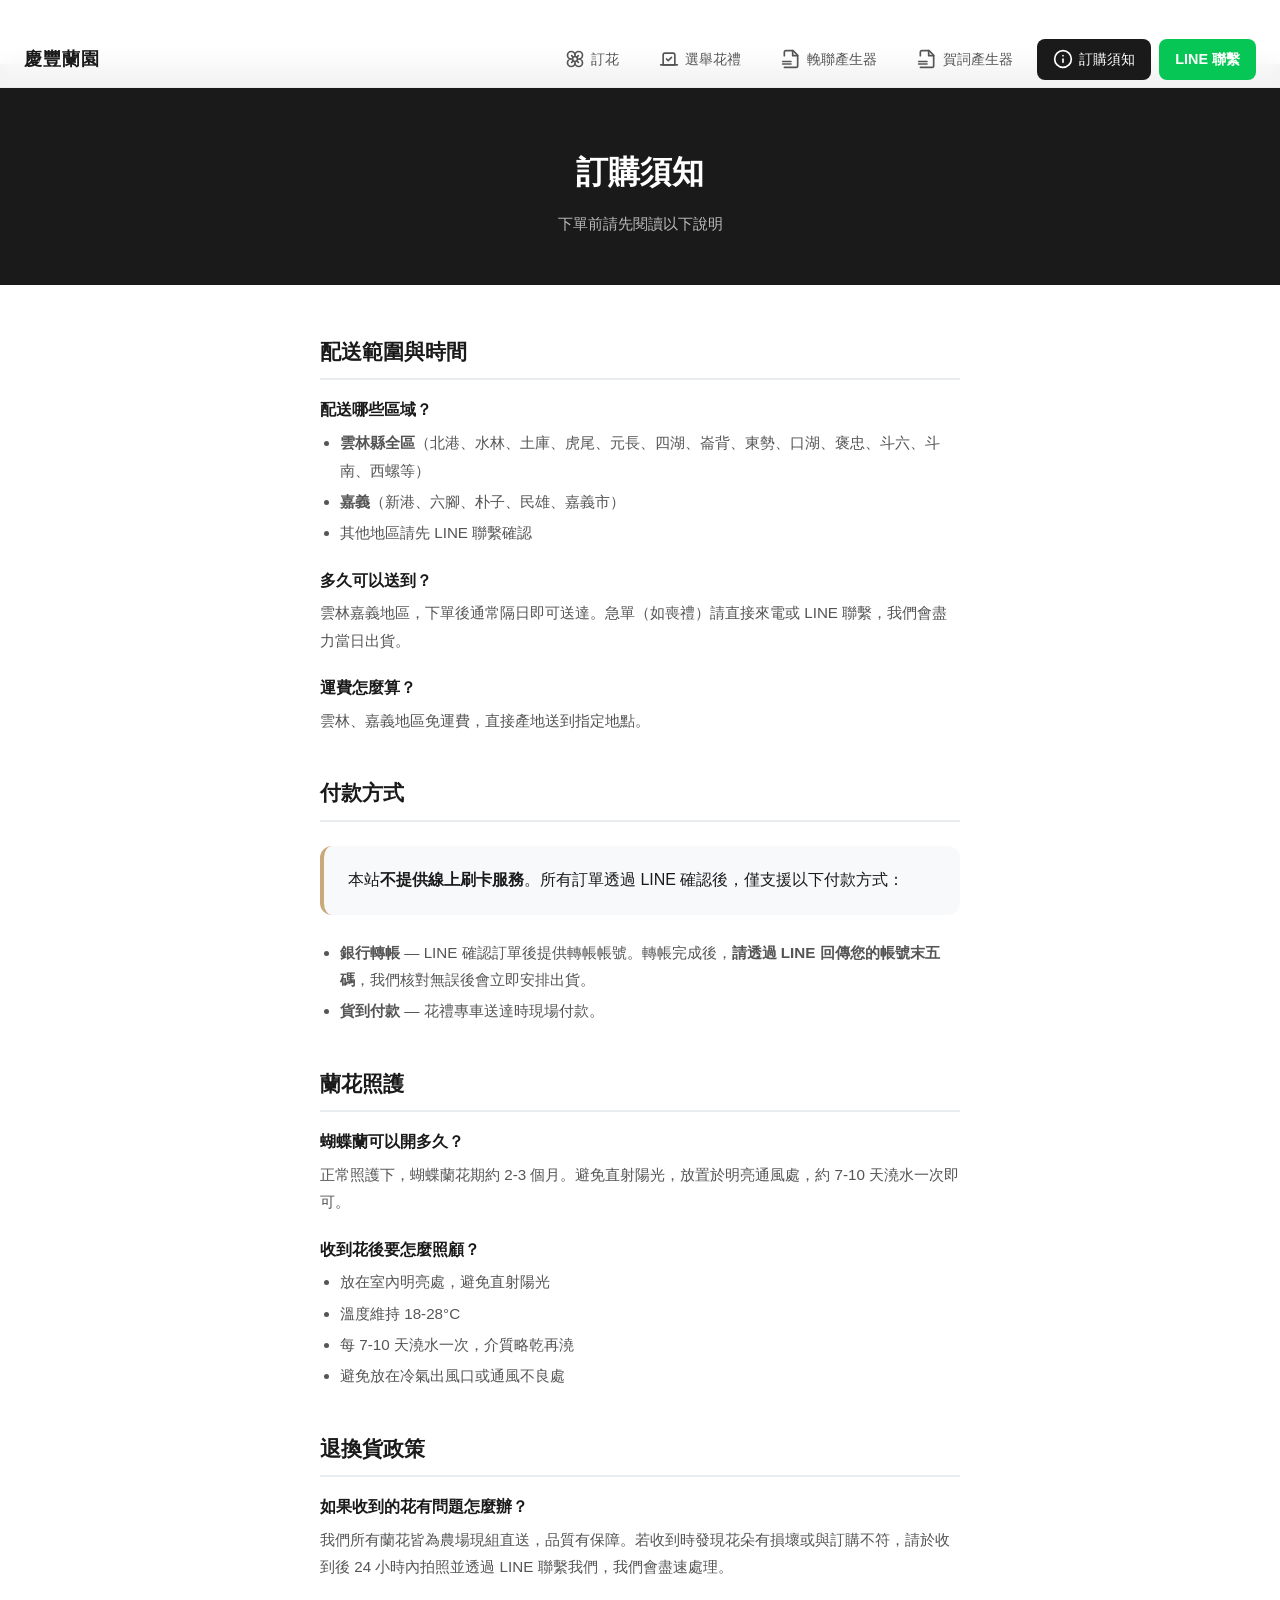
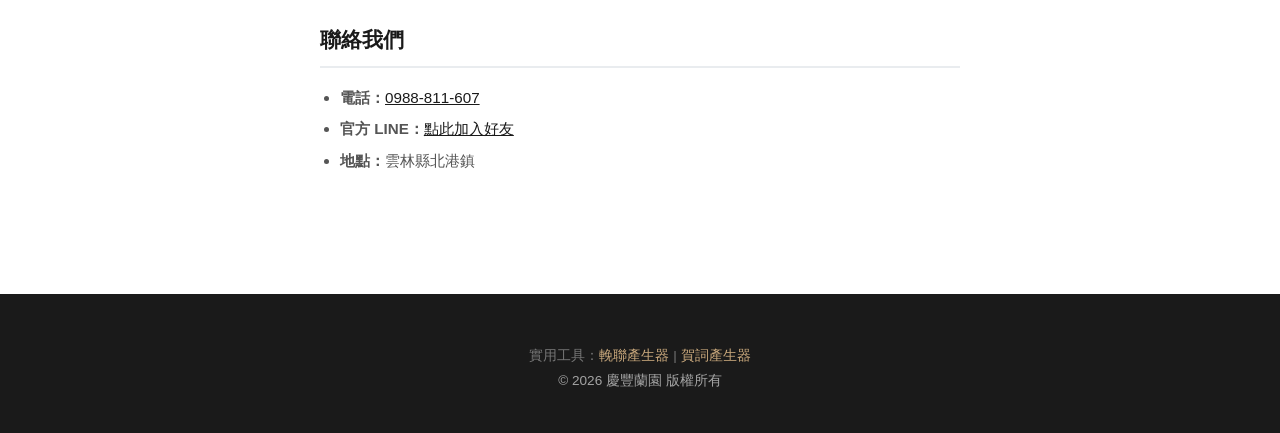
<file: faq.html>
<!DOCTYPE html>
<html lang="zh-TW">

<head>
    <!-- Google tag (gtag.js) -->
    <script async src="https://www.googletagmanager.com/gtag/js?id=G-5CE68EEX3R"></script>
    <script>
        window.dataLayer = window.dataLayer || [];
        function gtag(){dataLayer.push(arguments);}
        gtag('js', new Date());
        gtag('config', 'G-5CE68EEX3R');
    </script>
    <meta charset="UTF-8">
    <meta name="viewport" content="width=device-width, initial-scale=1.0">
    <title>訂購須知 - 慶豐蘭園</title>
    <meta name="description" content="慶豐蘭園訂購須知：配送範圍、付款方式、花期說明、退換貨政策。">
    <link rel="preconnect" href="https://fonts.googleapis.com">
    <link rel="preconnect" href="https://fonts.gstatic.com" crossorigin>
    <link
        href="https://fonts.googleapis.com/css2?family=Noto+Sans+TC:wght@400;500;700&family=Noto+Serif+TC:wght@500;700&display=swap"
        rel="stylesheet">
    <style>
        * {
            margin: 0;
            padding: 0;
            box-sizing: border-box;
        }

        body {
            font-family: 'Noto Sans TC', sans-serif;
            background: #fff;
            color: #1a1a1a;
            line-height: 1.8;
        }

        h1,
        h2,
        h3 {
            font-family: 'Noto Serif TC', serif;
        }

        .page-header {
            background: #1a1a1a;
            color: #fff;
            text-align: center;
            padding: 80px 24px 48px;
        }

        .page-header h1 {
            font-size: 2rem;
            font-weight: 700;
            margin-bottom: 8px;
        }

        .page-header p {
            color: rgba(255, 255, 255, 0.7);
            font-size: 0.95rem;
        }

        .content {
            max-width: 680px;
            margin: 0 auto;
            padding: 48px 20px 80px;
        }

        .faq-section {
            margin-bottom: 40px;
        }

        .faq-section h2 {
            font-size: 1.3rem;
            font-weight: 700;
            color: #1a1a1a;
            margin-bottom: 16px;
            padding-bottom: 8px;
            border-bottom: 2px solid #e9ecef;
        }

        .faq-item {
            margin-bottom: 20px;
        }

        .faq-q {
            font-weight: 700;
            font-size: 1rem;
            color: #1a1a1a;
            margin-bottom: 4px;
        }

        .faq-a {
            color: #555;
            font-size: 0.95rem;
        }

        .faq-a ul {
            padding-left: 20px;
            margin-top: 4px;
        }

        .faq-a li {
            margin-bottom: 4px;
        }

        .highlight-box {
            background: #f8f9fa;
            border-radius: 12px;
            padding: 20px 24px;
            border-left: 4px solid #c9a87c;
            margin: 24px 0;
        }

        .footer {
            background: #1a1a1a;
            color: rgba(255, 255, 255, 0.6);
            text-align: center;
            padding: 40px 24px;
            font-size: 0.85rem;
        }

        .footer a {
            color: #c9a87c;
            text-decoration: none;
        }
    </style>
</head>

<body>
    <div class="page-header">
        <h1>訂購須知</h1>
        <p>下單前請先閱讀以下說明</p>
    </div>

    <div class="content">
        <section class="faq-section">
            <h2>配送範圍與時間</h2>
            <div class="faq-item">
                <div class="faq-q">配送哪些區域？</div>
                <div class="faq-a">
                    <ul>
                        <li><strong>雲林縣全區</strong>（北港、水林、土庫、虎尾、元長、四湖、崙背、東勢、口湖、褒忠、斗六、斗南、西螺等）</li>
                        <li><strong>嘉義</strong>（新港、六腳、朴子、民雄、嘉義市）</li>
                        <li>其他地區請先 LINE 聯繫確認</li>
                    </ul>
                </div>
            </div>
            <div class="faq-item">
                <div class="faq-q">多久可以送到？</div>
                <div class="faq-a">雲林嘉義地區，下單後通常隔日即可送達。急單（如喪禮）請直接來電或 LINE 聯繫，我們會盡力當日出貨。</div>
            </div>
            <div class="faq-item">
                <div class="faq-q">運費怎麼算？</div>
                <div class="faq-a">雲林、嘉義地區免運費，直接產地送到指定地點。</div>
            </div>
        </section>

        <section class="faq-section">
            <h2>付款方式</h2>
            <div class="highlight-box">
                本站<strong>不提供線上刷卡服務</strong>。所有訂單透過 LINE 確認後，僅支援以下付款方式：
            </div>
            <div class="faq-item">
                <div class="faq-a">
                    <ul>
                        <li><strong>銀行轉帳</strong> — LINE 確認訂單後提供轉帳帳號。轉帳完成後，<strong>請透過 LINE
                                回傳您的帳號末五碼</strong>，我們核對無誤後會立即安排出貨。</li>
                        <li><strong>貨到付款</strong> — 花禮專車送達時現場付款。</li>
                    </ul>
                </div>
            </div>
        </section>

        <section class="faq-section">
            <h2>蘭花照護</h2>
            <div class="faq-item">
                <div class="faq-q">蝴蝶蘭可以開多久？</div>
                <div class="faq-a">正常照護下，蝴蝶蘭花期約 2-3 個月。避免直射陽光，放置於明亮通風處，約 7-10 天澆水一次即可。</div>
            </div>
            <div class="faq-item">
                <div class="faq-q">收到花後要怎麼照顧？</div>
                <div class="faq-a">
                    <ul>
                        <li>放在室內明亮處，避免直射陽光</li>
                        <li>溫度維持 18-28°C</li>
                        <li>每 7-10 天澆水一次，介質略乾再澆</li>
                        <li>避免放在冷氣出風口或通風不良處</li>
                    </ul>
                </div>
            </div>
        </section>

        <section class="faq-section">
            <h2>退換貨政策</h2>
            <div class="faq-item">
                <div class="faq-q">如果收到的花有問題怎麼辦？</div>
                <div class="faq-a">我們所有蘭花皆為農場現組直送，品質有保障。若收到時發現花朵有損壞或與訂購不符，請於收到後 24 小時內拍照並透過 LINE 聯繫我們，我們會盡速處理。</div>
            </div>
        </section>

        <section class="faq-section">
            <h2>聯絡我們</h2>
            <div class="faq-item">
                <div class="faq-a">
                    <ul>
                        <li><strong>電話：</strong><a href="tel:0988811607" style="color:#1a1a1a;">0988-811-607</a></li>
                        <li><strong>官方 LINE：</strong><a href="https://line.me/R/ti/p/%40775yvfxq" style="color:#1a1a1a;"
                                target="_blank" rel="noopener">點此加入好友</a></li>
                        <li><strong>地點：</strong>雲林縣北港鎮</li>
                    </ul>
                </div>
            </div>
        </section>
    </div>

    <footer class="footer">
        <p style="margin-top: 10px; font-size: 0.85rem; color: rgba(255,255,255,0.4);">
            實用工具：<a href="condolence.html" style="color: #c9a87c; text-decoration: none;">輓聯產生器</a> | <a href="greeting.html" style="color: #c9a87c; text-decoration: none;">賀詞產生器</a>
        </p>
        <p>&copy; 2026 慶豐蘭園 版權所有</p>
    </footer>

    <script src="nav.js?v=2"></script>
</body>

</html>
</file>
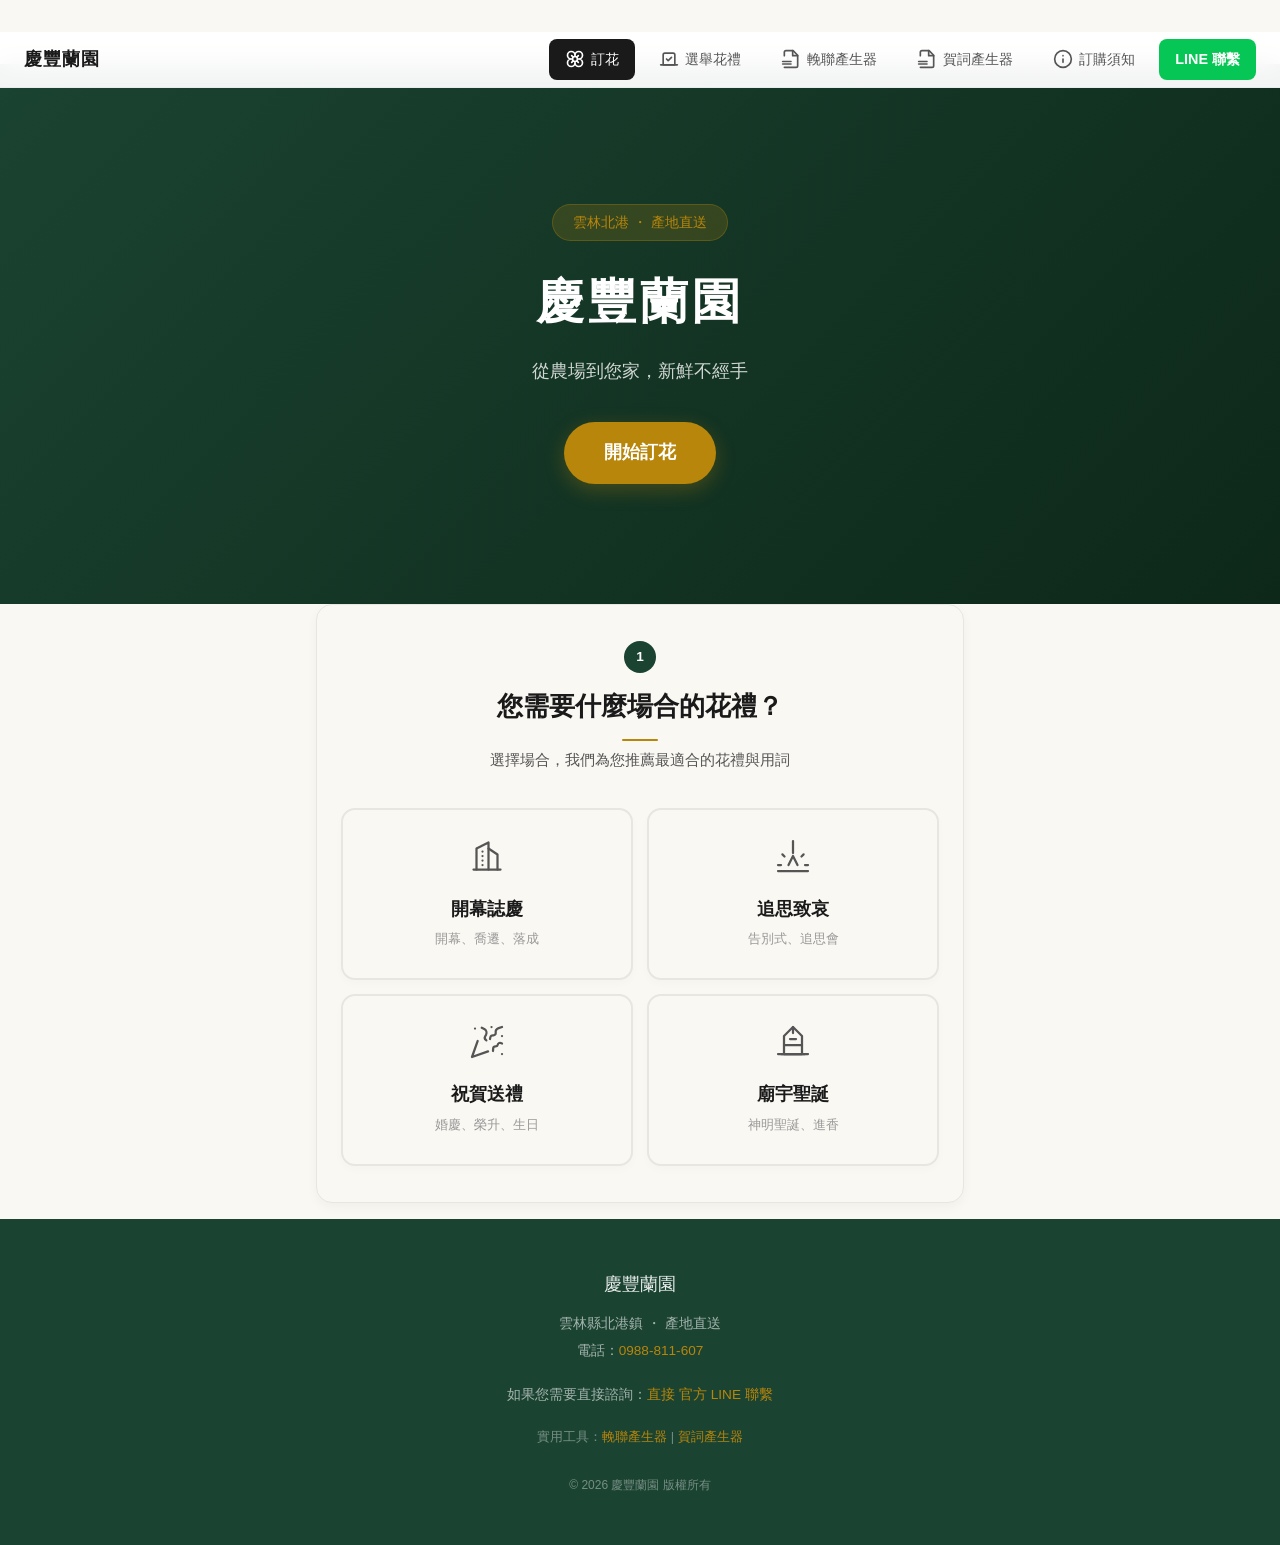
<file: index-v2.html>
<!DOCTYPE html>
<html lang="zh-TW">

<head>
    <!-- Google tag (gtag.js) -->
    <script async src="https://www.googletagmanager.com/gtag/js?id=G-5CE68EEX3R"></script>
    <script>
        window.dataLayer = window.dataLayer || [];
        function gtag(){dataLayer.push(arguments);}
        gtag('js', new Date());
        gtag('config', 'G-5CE68EEX3R');
    </script>
    <meta charset="UTF-8">
    <meta name="viewport" content="width=device-width, initial-scale=1.0">
    <title>慶豐蘭園 - 雲林北港產地直送 | 開幕誌慶・追思花籃・專業蘭花禮</title>
    <meta name="description" content="【雲林嘉義免運配送】北港在地26年蘭園，老師傅專業種植。開幕喬遷、追思致哀，當日現組產地直送。線上訂購快速方便，免出門即刻傳達心意。">

    <!-- Open Graph -->
    <meta property="og:title" content="慶豐蘭園 - 雲林北港產地直送">
    <meta property="og:description" content="開幕誌慶・追思花籃・專業蘭花禮，產地直送到府">
    <meta property="og:type" content="website">

    <!-- Structured Data -->
    <script type="application/ld+json">
    {
        "@context": "https://schema.org",
        "@type": "LocalBusiness",
        "name": "慶豐蘭園",
        "description": "雲林北港專業蝴蝶蘭農場，提供開幕誌慶、追思花籃、廟宇聖誕花禮，產地直送",
        "address": {
            "@type": "PostalAddress",
            "addressLocality": "北港鎮",
            "addressRegion": "雲林縣",
            "addressCountry": "TW"
        },
        "telephone": "0988-811-607",
        "priceRange": "$$"
    }
    </script>

    <link rel="preconnect" href="https://fonts.googleapis.com">
    <link rel="preconnect" href="https://fonts.gstatic.com" crossorigin>
    <link
        href="https://fonts.googleapis.com/css2?family=LXGW+WenKai+TC:wght@400;700&family=Noto+Sans+TC:wght@400;500;700&family=Noto+Serif+TC:wght@500;700&display=swap"
        rel="stylesheet">

    <style>
        /* ===== Design System ===== */
        :root {
            --bg-white: #FAF8F3;
            /* Cream color */
            --bg-light: #F4F1E9;
            /* Slightly darker cream for alternating */
            --text-dark: #1A1A1A;
            --text-mid: #555555;
            --text-light: #999999;
            --accent-gold: #B8860B;
            /* Accent Gold */
            --accent-gold-hover: #997009;
            --primary-green: #1B4332;
            /* Primary Dark Green */
            --primary-green-hover: #143527;
            --funeral-dark: #2c2c2c;
            --funeral-bg: #1B4332;
            --line-green: #06C755;
            --border: #E8E6DF;
            --shadow: 0 4px 12px rgba(0, 0, 0, 0.04);
            --shadow-hover: 0 10px 25px rgba(27, 67, 50, 0.08);
            --radius: 12px;
            --radius-lg: 16px;
        }

        * {
            margin: 0;
            padding: 0;
            box-sizing: border-box;
        }

        body {
            font-family: 'Noto Sans TC', sans-serif;
            background: var(--bg-white);
            color: var(--text-dark);
            line-height: 1.7;
        }

        h1,
        h2,
        h3,
        .step-title {
            font-family: 'Noto Serif TC', serif;
        }

        /* ===== Hero ===== */
        .hero {
            min-height: 60vh;
            background: var(--primary-green);
            display: flex;
            flex-direction: column;
            justify-content: center;
            align-items: center;
            text-align: center;
            padding: 80px 24px 60px;
            position: relative;
            overflow: hidden;
        }

        .hero-photo-placeholder {
            position: absolute;
            inset: 0;
            background: linear-gradient(135deg, var(--primary-green) 0%, #0d2818 100%);
            opacity: 1;
        }

        .hero-content {
            position: relative;
            z-index: 1;
            max-width: 700px;
        }

        .hero-badge {
            display: inline-block;
            background: rgba(184, 134, 11, 0.2);
            color: var(--accent-gold);
            padding: 6px 20px;
            border-radius: 50px;
            font-size: 0.85rem;
            font-weight: 500;
            margin-bottom: 20px;
            border: 1px solid rgba(184, 134, 11, 0.3);
        }

        .hero h1 {
            font-size: 3rem;
            font-weight: 700;
            color: #fff;
            margin-bottom: 12px;
            letter-spacing: 4px;
        }

        .hero-subtitle {
            font-size: 1.15rem;
            color: rgba(255, 255, 255, 0.8);
            margin-bottom: 36px;
            font-weight: 400;
        }

        .hero-cta {
            display: inline-block;
            background: var(--accent-gold);
            color: #fff;
            padding: 16px 40px;
            border-radius: 50px;
            font-size: 1.1rem;
            font-weight: 700;
            text-decoration: none;
            transition: all 0.3s;
            box-shadow: 0 6px 20px rgba(184, 134, 11, 0.3);
        }

        .hero-cta:hover {
            transform: translateY(-2px);
            box-shadow: 0 10px 30px rgba(184, 134, 11, 0.4);
        }

        /* ===== Main Content ===== */
        .main-content {
            max-width: 680px;
            margin: 0 auto;
            padding: 0 16px;
        }

        /* ===== Step Container ===== */
        .order-step {
            display: none;
            padding: 36px 24px;
            border-radius: var(--radius-lg);
            margin-bottom: 16px;
            box-shadow: var(--shadow);
            border: 1px solid var(--border);
        }

        .order-step.active {
            display: block;
            animation: fadeUp 0.4s ease;
        }

        .order-step:nth-of-type(odd) {
            background-color: var(--bg-white);
        }

        .order-step:nth-of-type(even) {
            background-color: var(--bg-light);
        }

        @keyframes fadeUp {
            from {
                opacity: 0;
                transform: translateY(16px);
            }

            to {
                opacity: 1;
                transform: translateY(0);
            }
        }

        .step-header {
            text-align: center;
            margin-bottom: 36px;
        }

        .step-number {
            display: inline-flex;
            align-items: center;
            justify-content: center;
            width: 32px;
            height: 32px;
            border-radius: 50%;
            background: var(--primary-green);
            color: #fff;
            font-size: 0.85rem;
            font-weight: 700;
            margin-bottom: 12px;
        }

        .step-title {
            font-size: 1.6rem;
            font-weight: 700;
            color: var(--text-dark);
            margin-bottom: 6px;
        }

        .step-desc {
            color: var(--text-mid);
            font-size: 0.95rem;
        }

        /* ===== Scene Cards (Step 1) ===== */
        .scene-grid {
            display: grid;
            grid-template-columns: 1fr 1fr;
            gap: 14px;
        }

        .scene-card {
            background: var(--bg-white);
            border: 2px solid var(--border);
            border-radius: var(--radius-lg);
            padding: 28px 16px;
            text-align: center;
            cursor: pointer;
            transition: all 0.25s;
            box-shadow: 0 4px 10px rgba(0, 0, 0, 0.02);
        }

        .scene-card:hover {
            border-color: var(--primary-green);
            box-shadow: var(--shadow-hover);
            transform: translateY(-2px);
        }

        .scene-card.selected {
            border-color: var(--primary-green);
            background: var(--bg-light);
        }

        .scene-card-icon {
            margin-bottom: 12px;
            color: var(--text-mid);
        }

        .scene-card-icon svg {
            width: 36px;
            height: 36px;
        }

        .scene-card-title {
            font-family: 'Noto Serif TC', serif;
            font-size: 1.1rem;
            font-weight: 700;
            color: var(--text-dark);
            margin-bottom: 4px;
        }

        .scene-card-desc {
            font-size: 0.8rem;
            color: var(--text-light);
        }

        /* Funeral scene variant */
        .scene-card.funeral-variant {
            background: var(--bg-white);
            border-color: var(--border);
        }

        .scene-card.funeral-variant.selected {
            background: var(--primary-green);
            border-color: var(--primary-green);
            color: #fff;
        }

        .scene-card.funeral-variant.selected .scene-card-title,
        .scene-card.funeral-variant.selected .scene-card-desc {
            color: rgba(255, 255, 255, 0.9);
        }

        .scene-card.funeral-variant.selected .scene-card-icon svg {
            stroke: #fff;
        }

        /* ===== Product Cards (Step 2) ===== */
        .product-grid {
            display: grid;
            gap: 14px;
        }

        .product-card {
            background: var(--bg-white);
            border: 2px solid var(--border);
            border-radius: var(--radius-lg);
            overflow: hidden;
            cursor: pointer;
            transition: all 0.25s;
            display: flex;
            align-items: center;
            gap: 16px;
            padding: 16px;
        }

        .product-card:hover {
            border-color: var(--primary-green);
            box-shadow: var(--shadow);
        }

        .product-card.selected {
            border-color: var(--primary-green);
            background: var(--bg-light);
        }

        .product-photo-placeholder {
            width: 80px;
            height: 80px;
            border-radius: 10px;
            background: #f0f0f0;
            display: flex;
            align-items: center;
            justify-content: center;
            flex-shrink: 0;
            color: var(--text-light);
            font-size: 0.7rem;
            text-align: center;
            border: 1px dashed #ddd;
        }

        .product-info {
            flex: 1;
        }

        .product-name {
            font-weight: 700;
            font-size: 1rem;
            color: var(--text-dark);
            margin-bottom: 4px;
        }

        .product-price {
            font-size: 1.2rem;
            font-weight: 900;
            color: var(--accent-gold);
        }

        .product-note {
            font-size: 0.8rem;
            color: var(--text-light);
            margin-top: 2px;
        }

        /* ===== Tag Buttons ===== */
        .tag-section {
            margin-bottom: 24px;
        }

        .tag-title {
            font-weight: 700;
            font-size: 0.95rem;
            color: var(--text-dark);
            margin-bottom: 10px;
        }

        .tag-title .required {
            color: #e74c3c;
        }

        .tag-group {
            display: flex;
            flex-wrap: wrap;
            gap: 8px;
        }

        .tag-btn {
            padding: 8px 18px;
            border: 2px solid #e0e0e0;
            border-radius: 50px;
            background: var(--bg-white);
            cursor: pointer;
            font-size: 0.9rem;
            font-family: inherit;
            transition: all 0.2s;
            color: var(--text-mid);
        }

        .tag-btn:hover {
            border-color: var(--primary-green);
            color: var(--text-dark);
        }

        .tag-btn.selected {
            background: var(--primary-green);
            border-color: var(--primary-green);
            color: #fff;
        }

        /* ===== Senior / Husband Surname Toggles ===== */
        .toggle-row {
            display: flex;
            align-items: center;
            gap: 8px;
            font-size: 0.85rem;
            color: var(--text-mid);
            margin-top: 8px;
            cursor: pointer;
        }

        .toggle-row input[type="checkbox"] {
            width: 16px;
            height: 16px;
        }

        /* ===== Phrase Cards ===== */
        .phrase-grid {
            display: grid;
            gap: 10px;
            max-height: 360px;
            overflow-y: auto;
        }

        .phrase-card {
            background: var(--bg-white);
            border: 2px solid #e8e8e8;
            border-radius: var(--radius);
            padding: 14px 18px;
            cursor: pointer;
            transition: all 0.2s;
            display: flex;
            align-items: center;
            gap: 14px;
        }

        .phrase-card:hover {
            border-color: var(--primary-green);
        }

        .phrase-card.selected {
            border-color: var(--primary-green);
            background: var(--bg-light);
        }

        .phrase-card-check {
            width: 22px;
            height: 22px;
            border-radius: 50%;
            border: 2px solid #ccc;
            display: flex;
            align-items: center;
            justify-content: center;
            font-size: 0.8rem;
            flex-shrink: 0;
            transition: all 0.2s;
        }

        .phrase-card.selected .phrase-card-check {
            background: var(--primary-green);
            border-color: var(--primary-green);
            color: #fff;
        }

        .phrase-card-main {
            font-size: 1.15rem;
            font-weight: 700;
            color: var(--text-dark);
        }

        /* ===== Form ===== */
        .form-group {
            margin-bottom: 14px;
        }

        .form-label {
            display: block;
            font-weight: 700;
            font-size: 0.95rem;
            color: var(--text-dark);
            margin-bottom: 6px;
        }

        .form-label .required {
            color: #e74c3c;
        }

        .form-input {
            width: 100%;
            padding: 14px 16px;
            font-size: 1rem;
            border: 2px solid #e0e0e0;
            border-radius: 10px;
            font-family: inherit;
            transition: all 0.2s;
            background-color: var(--bg-white);
            color: var(--text-dark);
        }

        .form-input:focus {
            outline: none;
            border-color: var(--primary-green);
            box-shadow: 0 0 0 3px rgba(27, 67, 50, 0.1);
        }

        .form-hint {
            font-size: 0.8rem;
            color: var(--text-light);
            margin-top: 4px;
        }

        .form-row {
            display: grid;
            grid-template-columns: 1fr 1fr;
            gap: 12px;
        }

        /* ===== Card Preview Remake ===== */
        .card-preview {
            margin: 20px auto;
            display: flex;
            flex-direction: column;
            align-items: center;
            justify-content: center;
            max-width: 100%;
        }

        .card-preview-label {
            font-size: 0.75rem;
            color: var(--text-light);
            text-align: center;
            margin-bottom: 10px;
        }

        .card-preview-inner {
            font-family: 'LXGW WenKai TC', 'Noto Serif TC', serif !important;
            writing-mode: vertical-rl;
            -webkit-writing-mode: vertical-rl;
            display: flex;
            flex-direction: row;
            justify-content: space-between;
            align-items: stretch;
            width: 180px;
            height: 432px;
            /* 1:2.4 ratio, slightly larger for readability */
            padding: 8% 16px;
            box-sizing: border-box;
            border-radius: 4px;
            box-shadow: 0 10px 25px rgba(0, 0, 0, 0.15);
            transition: all 0.3s ease;
            margin: 0 auto;
        }

        @media (max-width: 600px) {
            .card-preview-inner {
                width: clamp(140px, 45vw, 200px);
                height: clamp(336px, 108vw, 480px);
                /* 1:2.4 ratio with clamp to prevent landscape blowout */
            }
        }

        /* Themes — 印刷模擬配色 */
        .card-theme-funeral {
            background-color: #FAF8F3 !important;
            /* 米白紙色，模擬實際厚卡紙 */
            color: #1A1A1A !important;
            /* 墨黑 */
            border: 1px solid #E8E6DF;
        }

        .card-theme-funeral .card-preview-phrase {
            color: #1A1A1A !important;
        }

        .card-theme-celebration {
            background-color: #C41E24 !important;
            /* 典雅中式紅，模擬實際印刷紅卡紙 */
            color: #1A1A1A !important;
            /* 墨黑 */
            border: 1px solid #A01A1F;
        }

        .card-theme-celebration .card-preview-phrase {
            color: #1A1A1A !important;
        }

        /* Columns */
        .card-preview-to {
            font-size: 0.9rem;
            font-weight: 400;
            text-align: right;
            align-self: flex-start;
            height: 100%;
            line-height: 1.4;
        }

        .card-preview-phrase {
            font-size: 1.62rem;
            /* 1.8x of upper inscription (0.9 * 1.8 = 1.62) */
            font-weight: 700;
            text-align: center;
            align-self: center;
            height: 100%;
            display: flex;
            align-items: center;
            justify-content: center;
            line-height: 1.4;
            letter-spacing: 0.15em;
        }

        .card-preview-from {
            font-size: 0.8rem;
            font-weight: 400;
            text-align: left;
            align-self: flex-end;
            height: 100%;
            display: flex;
            align-items: flex-end;
            line-height: 1.4;
        }

        /* ===== Buttons ===== */
        .btn-row {
            display: flex;
            gap: 12px;
            justify-content: center;
            margin-top: 36px;
        }

        .btn {
            padding: 14px 32px;
            border-radius: 10px;
            font-size: 1rem;
            font-weight: 600;
            cursor: pointer;
            border: none;
            font-family: inherit;
            transition: all 0.2s;
        }

        .btn-primary {
            background: var(--primary-green);
            color: #fff;
            box-shadow: 0 4px 12px rgba(27, 67, 50, 0.2);
        }

        .btn-primary:hover {
            background: var(--primary-green-hover);
            transform: translateY(-1px);
        }

        .btn-secondary {
            background: var(--bg-light);
            color: var(--text-mid);
            border: 1px solid var(--border);
        }

        .btn-secondary:hover {
            background: var(--border);
            color: var(--text-dark);
        }

        .btn-line {
            background: var(--line-green);
            color: #fff;
            font-size: 1.1rem;
            padding: 16px 40px;
            border-radius: 50px;
        }

        .btn-line:hover {
            transform: translateY(-1px);
            box-shadow: 0 6px 20px rgba(6, 199, 85, 0.3);
        }

        /* ===== Footer ===== */
        .site-footer {
            background: var(--primary-green);
            color: rgba(255, 255, 255, 0.6);
            text-align: center;
            padding: 48px 24px;
            font-size: 0.85rem;
            line-height: 2;
        }

        .site-footer a {
            color: var(--accent-gold);
            text-decoration: none;
        }

        .site-footer a:hover {
            text-decoration: underline;
        }

        /* ===== 桌面端黃金比例雙欄 (Step 3b) ===== */
        @media (min-width: 769px) {
            #step3b .step-header~*:not(.btn-row):not(.card-preview) {
                /* 左欄表單區域 */
            }

            #step3b {
                display: none;
                /* 保持原本的 active 機制 */
            }

            #step3b.active {
                display: grid;
                grid-template-columns: 1fr;
            }
        }

        /* ===== Responsive ===== */
        @media (max-width: 600px) {
            .hero h1 {
                font-size: 2.2rem;
            }

            .scene-grid {
                grid-template-columns: 1fr;
            }

            .form-row {
                grid-template-columns: 1fr;
            }

            .card-preview {
                max-width: 100%;
            }

            .order-step {
                padding: 20px 16px;
                margin-bottom: 12px;
            }

            .form-group {
                margin-bottom: 12px;
            }

            .step-header {
                margin-bottom: 20px;
            }
        }
        /* ============================== */
        /* ===== 美化補丁 v1（可整段移除還原）===== */
        /* ============================== */

        /* --- 卡片預覽：從「色塊」變「實體卡紙」 --- */
        .card-preview-inner {
            border-radius: 6px;
            box-shadow:
                0 1px 2px rgba(0,0,0,0.12),
                0 8px 24px rgba(0,0,0,0.18),
                inset 0 0 60px rgba(0,0,0,0.04);   /* 紙張內陰影，立體感 */
            position: relative;
        }
        .card-preview-inner::before {              /* 內框金線，像真卡的燙邊 */
            content: '';
            position: absolute;
            inset: 8px;
            border: 1px solid rgba(184, 134, 11, 0.45);
            border-radius: 3px;
            pointer-events: none;
        }
        .card-theme-funeral {
            background: linear-gradient(160deg, #FCFAF5 0%, #F3EFE6 100%) !important; /* 米白紙紋 */
        }
        .card-theme-funeral::before {
            border-color: rgba(120, 120, 120, 0.35); /* 喪禮卡用銀灰線，不用金 */
        }
        .card-theme-celebration {
            background: linear-gradient(160deg, #CE2229 0%, #B01B21 100%) !important; /* 紅卡漸層 */
        }
        .card-theme-celebration,
        .card-theme-celebration .card-preview-phrase,
        .card-theme-celebration .card-preview-to,
        .card-theme-celebration .card-preview-from {
            color: #F5D67A !important;              /* 紅卡配砂金字，模擬燙金 */
            text-shadow: 0 1px 1px rgba(0,0,0,0.25);
        }
        .card-preview-label {
            letter-spacing: 2px;
        }

        /* --- 選項按鈕：加大、有觸感 --- */
        .tag-btn {
            padding: 10px 22px;
            font-size: 0.95rem;
            border-width: 1.5px;
            box-shadow: 0 1px 3px rgba(0,0,0,0.05);
        }
        .tag-btn:active { transform: scale(0.96); }
        .tag-btn.selected {
            box-shadow: 0 3px 10px rgba(27, 67, 50, 0.28);
            font-weight: 700;
        }

        /* --- 場合卡：hover 帶金色細節 --- */
        .scene-card:hover .scene-card-icon { color: var(--accent-gold); }
        .scene-card.selected .scene-card-icon { color: var(--primary-green); }
        .scene-card { border-radius: 14px; }

        /* --- 商品卡：照片放大、價格更醒目 --- */
        .product-card img,
        .product-photo-placeholder {
            width: 96px !important;
            height: 96px !important;
        }
        .product-card { padding: 14px 16px; }
        .product-price { letter-spacing: 0.5px; }
        .product-card.selected {
            box-shadow: 0 4px 14px rgba(27, 67, 50, 0.15);
        }

        /* --- 用詞卡：桌面雙欄，不再一長串 --- */
        @media (min-width: 600px) {
            .phrase-grid { grid-template-columns: 1fr 1fr; }
        }
        .phrase-card { border-radius: 12px; }

        /* --- 表單：焦點更明確、區塊呼吸感 --- */
        .form-input { border-radius: 12px; }
        .form-input:focus { border-color: var(--accent-gold); box-shadow: 0 0 0 3px rgba(184,134,11,0.12); }
        select.form-input { cursor: pointer; }

        /* --- 步驟標頭：加一條金色小分隔線 --- */
        .step-title::after {
            content: '';
            display: block;
            width: 36px;
            height: 2px;
            background: var(--accent-gold);
            margin: 10px auto 0;
            border-radius: 2px;
        }

        /* --- 主要按鈕：更有份量 --- */
        .btn-primary, .btn-line {
            letter-spacing: 1px;
        }
        .btn:active { transform: scale(0.97); }

        /* --- 手機版：第一屏瘦身，一屏內完成第一步 --- */
        @media (max-width: 600px) {
            /* Hero 從 60vh 縮成緊湊橫幅 */
            .hero {
                min-height: auto;
                padding: 56px 20px 32px;
            }
            .hero h1 { font-size: 1.9rem; margin-bottom: 6px; }
            .hero-subtitle { font-size: 0.95rem; margin-bottom: 20px; }
            .hero-badge { margin-bottom: 12px; font-size: 0.78rem; padding: 4px 14px; }
            .hero-cta { padding: 12px 32px; font-size: 1rem; }

            /* 場合卡：改回 2×2，一屏看完四個選項 */
            .scene-grid {
                grid-template-columns: 1fr 1fr !important;
                gap: 10px;
            }
            .scene-card { padding: 18px 10px; }
            .scene-card-icon { margin-bottom: 8px; }
            .scene-card-icon svg { width: 28px; height: 28px; }
            .scene-card-title { font-size: 1rem; }
            .scene-card-desc { font-size: 0.72rem; }

            /* 步驟區塊瘦身 */
            .step-title { font-size: 1.3rem; }
            .step-header { margin-bottom: 16px; }
        }

        /* ===== 手機版商品卡：直式大圖 ===== */
        @media (max-width: 600px) {
            .product-card {
                flex-direction: column;
                align-items: stretch;
                padding: 0;
                gap: 0;
            }
            .product-card img,
            .product-card .product-photo-placeholder {
                width: 100% !important;
                height: 220px !important;
                border-radius: 14px 14px 0 0;
            }
            .product-card .product-info {
                padding: 14px 16px 16px;
                text-align: center;
            }
            .product-card .product-name {
                font-size: 1.05rem;
            }
            .product-card .product-price {
                font-size: 1.35rem;
            }
        }
    </style>
</head>

<body>
    <!-- Hero Section -->
    <section class="hero" id="heroSection">
        <div class="hero-photo-placeholder"></div>
        <div class="hero-content">
            <div class="hero-badge">雲林北港 ・ 產地直送</div>
            <h1>慶豐蘭園</h1>
            <p class="hero-subtitle">從農場到您家，新鮮不經手</p>
            <a href="#orderFlow" class="hero-cta">開始訂花</a>
        </div>
    </section>

    <!-- Order Flow -->
    <div class="main-content" id="orderFlow">

        <!-- Step 1: Scene Selection -->
        <div class="order-step active" id="step1">
            <div class="step-header">
                <div class="step-number">1</div>
                <h2 class="step-title">您需要什麼場合的花禮？</h2>
                <p class="step-desc">選擇場合，我們為您推薦最適合的花禮與用詞</p>
            </div>
            <div class="scene-grid">
                <div class="scene-card" onclick="selectScene('opening')">
                    <div class="scene-card-icon">
                        <svg xmlns="http://www.w3.org/2000/svg" width="36" height="36" viewBox="0 0 24 24" fill="none"
                            stroke="currentColor" stroke-width="1.5" stroke-linecap="round" stroke-linejoin="round">
                            <path d="M3 21h18" />
                            <path d="M5 21V7l8-4v18" />
                            <path d="M19 21V11l-6-4" />
                            <path d="M9 9h.01" />
                            <path d="M9 12h.01" />
                            <path d="M9 15h.01" />
                            <path d="M9 18h.01" />
                        </svg>
                    </div>
                    <div class="scene-card-title">開幕誌慶</div>
                    <div class="scene-card-desc">開幕、喬遷、落成</div>
                </div>
                <div class="scene-card funeral-variant" onclick="selectScene('funeral')">
                    <div class="scene-card-icon">
                        <svg xmlns="http://www.w3.org/2000/svg" width="36" height="36" viewBox="0 0 24 24" fill="none"
                            stroke="currentColor" stroke-width="1.5" stroke-linecap="round" stroke-linejoin="round">
                            <path d="M12 2v8" />
                            <path d="m4.93 10.93 1.41 1.41" />
                            <path d="M2 18h2" />
                            <path d="M20 18h2" />
                            <path d="m19.07 10.93-1.41 1.41" />
                            <path d="M22 22H2" />
                            <path d="m9 18 3-6 3 6" />
                        </svg>
                    </div>
                    <div class="scene-card-title">追思致哀</div>
                    <div class="scene-card-desc">告別式、追思會</div>
                </div>
                <div class="scene-card" onclick="selectScene('celebration')">
                    <div class="scene-card-icon">
                        <svg xmlns="http://www.w3.org/2000/svg" width="36" height="36" viewBox="0 0 24 24" fill="none"
                            stroke="currentColor" stroke-width="1.5" stroke-linecap="round" stroke-linejoin="round">
                            <path d="M5.8 11.3 2 22l10.7-3.79" />
                            <path d="M4 3h.01" />
                            <path d="M22 8h.01" />
                            <path d="M15 2h.01" />
                            <path d="M22 20h.01" />
                            <path
                                d="m22 2-2.24.75a2.9 2.9 0 0 0-1.96 3.12c.1.86-.57 1.63-1.45 1.63h-.38c-.86 0-1.6.6-1.76 1.44L14 10" />
                            <path
                                d="m22 13-.82-.33c-.86-.34-1.82.2-1.98 1.11c-.11.63-.69 1.09-1.32 1.12h-.29c-.73 0-1.34.52-1.46 1.23L16 18" />
                            <path d="m8.5 2.5 1.68.84a2.93 2.93 0 0 1 1.16 3.9l-.54.9a1.99 1.99 0 0 0 .59 2.6l.2.14" />
                        </svg>
                    </div>
                    <div class="scene-card-title">祝賀送禮</div>
                    <div class="scene-card-desc">婚慶、榮升、生日</div>
                </div>
                <div class="scene-card" onclick="selectScene('temple')">
                    <div class="scene-card-icon">
                        <svg xmlns="http://www.w3.org/2000/svg" width="36" height="36" viewBox="0 0 24 24" fill="none"
                            stroke="currentColor" stroke-width="1.5" stroke-linecap="round" stroke-linejoin="round">
                            <path d="M12 2 L6 8 L6 14 L18 14 L18 8 Z" />
                            <path d="M6 14v6h12v-6" />
                            <path d="M12 2v4" />
                            <path d="M10 10h4" />
                            <path d="M4 20h16" />
                            <path d="M2 20h20" />
                        </svg>
                    </div>
                    <div class="scene-card-title">廟宇聖誕</div>
                    <div class="scene-card-desc">神明聖誕、進香</div>
                </div>
            </div>
        </div>

        <!-- Step 2: Product Selection -->
        <div class="order-step" id="step2">
            <div class="step-header">
                <div class="step-number">2</div>
                <h2 class="step-title">選擇花禮規格</h2>
                <p class="step-desc">所有蘭花皆為農場當日現組直送</p>
            </div>
            <div class="product-grid" id="productGrid"></div>
            <div class="btn-row">
                <button class="btn btn-secondary" onclick="goStep(1)">上一步</button>
            </div>
        </div>

        <!-- Step 3: Card Text Generation -->
        <div class="order-step" id="step3">
            <div class="step-header">
                <div class="step-number">3</div>
                <h2 class="step-title" id="step3Title">卡片文字</h2>
                <p class="step-desc" id="step3Desc">根據場合為您推薦最適合的用詞</p>
            </div>

            <!-- Funeral sub-form -->
            <div id="funeralForm" style="display:none;">
                <div class="tag-section">
                    <div class="tag-title">往生者性別 <span class="required">*</span></div>
                    <div class="tag-group">
                        <button class="tag-btn" onclick="setTag('gender','male',this)">男性</button>
                        <button class="tag-btn" onclick="setTag('gender','female',this)">女性</button>
                    </div>
                </div>
                <div class="tag-section">
                    <div class="tag-title"
                        style="display:flex; justify-content:space-between; align-items:center; flex-wrap:wrap; gap:8px;">
                        <span>往生者年齡 <span class="required">*</span></span>
                        <label class="toggle-row">
                            <input type="checkbox" id="seniorToggle" onchange="order.useSenior=this.checked">
                            使用高壽格式（80歲以上長者適用）
                        </label>
                    </div>
                    <div class="tag-group">
                        <button class="tag-btn" onclick="setAge(40,this)">49歲以下</button>
                        <button class="tag-btn" onclick="setAge(60,this)">50-69歲</button>
                        <button class="tag-btn" onclick="setAge(75,this)">70-79歲</button>
                        <button class="tag-btn" onclick="setAge(85,this)">80歲以上</button>
                    </div>
                </div>
                <div class="tag-section">
                    <div class="tag-title">宗教信仰</div>
                    <div class="tag-group">
                        <button class="tag-btn selected" onclick="setTag('religion','general',this)">一般/佛道教</button>
                        <button class="tag-btn" onclick="setTag('religion','buddhist',this)">佛教</button>
                        <button class="tag-btn" onclick="setTag('religion','christian',this)">基督教</button>
                        <button class="tag-btn" onclick="setTag('religion','catholic',this)">天主教</button>
                        <button class="tag-btn" onclick="setTag('religion','yiguandao',this)">一貫道</button>
                    </div>
                </div>
                <div class="tag-section">
                    <div class="tag-title">與往生者的關係 <span class="required">*</span></div>
                    <div class="tag-group">
                        <button class="tag-btn" onclick="setTag('relation','parents',this)">父母/長輩</button>
                        <button class="tag-btn" onclick="setTag('relation','siblings',this)">兄弟姊妹</button>
                        <button class="tag-btn" onclick="setTag('relation','spouse',this)">配偶</button>
                        <button class="tag-btn" onclick="setTag('relation','friend',this)">朋友/同事</button>
                        <button class="tag-btn" onclick="setTag('relation','business',this)">客戶/商業</button>
                    </div>
                </div>
                <div id="funeralValidationMsg" style="color:#e74c3c; text-align:center; display:none; margin:12px 0;">
                    請先完成性別、年齡、關係的選擇
                </div>
                <div class="btn-row">
                    <button class="btn btn-secondary" onclick="goStep(2)">上一步</button>
                    <button class="btn btn-primary" onclick="loadFuneralPhrases()">推薦用詞</button>
                </div>
            </div>

            <!-- Celebration sub-form -->
            <div id="celebForm" style="display:none;">
                <div class="tag-section">
                    <div class="tag-title">場合細分</div>
                    <div class="tag-group" id="celebSubCategory"></div>
                </div>
                <div class="btn-row">
                    <button class="btn btn-secondary" onclick="goStep(2)">上一步</button>
                </div>
            </div>

            <!-- Temple sub-form -->
            <div id="templeForm" style="display:none;">
                <div class="tag-section">
                    <div class="tag-title">神明</div>
                    <div class="tag-group">
                        <button class="tag-btn selected" onclick="setTag('templeGod','general',this)">通用</button>
                        <button class="tag-btn" onclick="setTag('templeGod','mazu',this)">媽祖</button>
                        <button class="tag-btn" onclick="setTag('templeGod','guandi',this)">關帝</button>
                    </div>
                </div>
                <div class="btn-row">
                    <button class="btn btn-secondary" onclick="goStep(2)">上一步</button>
                    <button class="btn btn-primary" onclick="loadTemplePhrases()">推薦用詞</button>
                </div>
            </div>

            <!-- Phrase Selection (shared) -->
            <div id="phraseSelection" style="display:none; margin-top:32px;">
                <div class="tag-title" style="margin-bottom:12px;">選擇用詞</div>
                <div class="phrase-grid" id="phraseGrid"></div>
                <div class="form-group" style="margin-top:20px;">
                    <label class="form-label">或自訂用詞</label>
                    <input type="text" class="form-input" id="customPhrase" placeholder="輸入您想要的用詞（可空白）">
                </div>
                <div class="btn-row">
                    <button class="btn btn-primary" onclick="goStep('3b')">填寫落款</button>
                </div>
            </div>
        </div>

        <!-- Step 3b: Card Details (name/sender) -->
        <div class="order-step" id="step3b">
            <div class="step-header">
                <div class="step-number">3</div>
                <h2 class="step-title">卡片落款</h2>
                <p class="step-desc">填寫卡片上的資訊</p>
            </div>

            <!-- Funeral recipient fields -->
            <div id="funeralNameFields" style="display:none;">
                <div class="form-row">
                    <div class="form-group">
                        <label class="form-label">往生者姓 <span class="required">*</span></label>
                        <input type="text" class="form-input" id="lastName" placeholder="例：王">
                    </div>
                    <div class="form-group">
                        <label class="form-label">往生者名 <span class="required">*</span></label>
                        <input type="text" class="form-input" id="firstName" placeholder="例：大明">
                    </div>
                </div>
                <div class="form-group" id="husbandNameGroup" style="display:none;">
                    <div
                        style="display:flex; justify-content:space-between; align-items:center; flex-wrap:wrap; gap:8px; margin-bottom:6px;">
                        <label class="form-label" style="margin:0;">夫姓（已婚女性用）</label>
                        <label class="toggle-row">
                            <input type="checkbox" id="useHusbandSurnameToggle" checked
                                onchange="order.useHusbandSurname=this.checked; updatePreview();">
                            傳統冠夫姓格式
                        </label>
                    </div>
                    <input type="text" class="form-input" id="husbandName" placeholder="例：陳" oninput="updatePreview()">
                    <p class="form-hint">取消勾選「傳統冠夫姓格式」，卡片將只印本姓</p>
                </div>
            </div>

            <!-- Celebration/Temple recipient field -->
            <div id="celebNameField" style="display:none;">
                <div class="form-group">
                    <label class="form-label">收禮人/公司名稱 <span class="required">*</span></label>
                    <input type="text" class="form-input" id="recipientName" placeholder="例：王小明先生、慶豐公司"
                        oninput="updatePreview()">
                </div>
            </div>

            <div class="form-group">
                <label class="form-label">送禮人姓名 <span class="required">*</span></label>
                <input type="text" class="form-input" id="senderName" placeholder="例：慶豐股份有限公司"
                    oninput="updatePreview()">
            </div>

            <div class="form-group" id="footerGroup">
                <label class="form-label">下款敬辭</label>
                <div class="tag-group" id="footerOptions"></div>
                <p class="form-hint" id="footerHint"></p>
            </div>

            <!-- Card Preview -->
            <div class="card-preview" id="cardPreview" style="display:none;">
                <div class="card-preview-label">卡片預覽（直式）</div>
                <div class="card-preview-inner card-theme-celebration">
                    <div class="card-preview-to" id="previewTo"></div>
                    <div class="card-preview-phrase" id="previewPhrase"></div>
                    <div class="card-preview-from" id="previewFrom"></div>
                </div>
            </div>

            <div class="btn-row">
                <button class="btn btn-secondary" onclick="goStep(3)">上一步</button>
                <button class="btn btn-primary" onclick="goStep(4)">確認送出</button>
            </div>
        </div>

        <!-- Step 4: LINE Submit -->
        <div class="order-step" id="step4">
            <div class="step-header">
                <div class="step-number">4</div>
                <h2 class="step-title">送出訂單</h2>
                <p class="step-desc">送出後，請開啟官方 LINE 確認花色、配送與付款</p>
            </div>

            <div id="orderSummary"
                style="background:var(--bg-light); border-radius:var(--radius); padding:24px; margin-bottom:24px;">
            </div>

            <div class="form-group">
                <label class="form-label">數量</label>
                <div class="tag-group">
                    <button class="tag-btn selected" onclick="setQty(1,this)">1 盆</button>
                    <button class="tag-btn" onclick="setQty(2,this)">一對（2 盆）</button>
                    <button class="tag-btn" onclick="setQty(3,this)">3 盆</button>
                    <button class="tag-btn" onclick="setQty(4,this)">4 盆以上（LINE註明）</button>
                </div>
                <p class="form-hint">開幕、祝賀常見送一對；一對的卡片文字兩盆相同</p>
            </div>

            <div class="form-group">
                <label class="form-label" for="flowerPreference">偏好花色（選填）</label>
                <input class="form-input" id="flowerPreference" maxlength="40" placeholder="例：白色、粉色；留白由店家建議">
                <label class="form-label" for="flowerSubstitution" style="margin-top:12px;">花色無法提供時</label>
                <select class="form-input" id="flowerSubstitution">
                    <option>請先與我確認替代花色</option>
                    <option>可由店家搭配同價位花色</option>
                </select>
                <p class="form-hint">依當週花況確認，非保證供貨。此偏好會放入下一步的 LINE 訊息，請開啟官方 LINE 後按傳送，讓客服確認。</p>
            </div>
            <div class="form-group">
                <label class="form-label">聯絡電話 <span class="required">*</span></label>
                <input type="tel" class="form-input" id="buyerPhone" placeholder="09xxxxxxxx" maxlength="10">
            </div>
            <div class="form-row">
                <div class="form-group">
                    <label class="form-label">希望送達日期 <span class="required">*</span></label>
                    <input type="date" class="form-input" id="deliveryDate">
                </div>
                <div class="form-group">
                    <label class="form-label">配送區域 <span class="required">*</span></label>
                    <select class="form-input" id="deliveryArea">
                        <option value="">請選擇</option>
                        <option>雲林縣（免運）</option>
                        <option>嘉義縣（免運）</option>
                        <option>嘉義市（免運）</option>
                        <option>其他地區（LINE確認運費）</option>
                    </select>
                </div>
            </div>
            <div class="form-group">
                <label class="form-label">會場/收件地址 <span class="required">*</span></label>
                <input type="text" class="form-input" id="deliveryAddress" placeholder="例：北港鎮○○路100號 / ○○葬儀會館第2廳">
            </div>
            <div class="form-group">
                <label class="form-label">付款方式 <span class="required">*</span></label>
                <div class="tag-group">
                    <button class="tag-btn" onclick="setPayment('轉帳',this)">轉帳</button>
                    <button class="tag-btn" onclick="setPayment('貨到付款',this)">貨到付款</button>
                </div>
            </div>
            <div id="transferInfoBlock" style="display:none; background:#FFF8E7; border:1px solid #E8D9A0; border-radius:10px; padding:14px; margin-bottom:16px;">
                <p style="font-weight:700; margin-bottom:8px;">💰 轉帳資訊</p>
                <div style="font-size:0.9rem; color:var(--text-mid); line-height:1.8;">
                    <p style="font-size:1.05rem; color:var(--text-dark);">合作金庫（006）<br>戶名：蔡哲宇<br>帳號：<strong style="letter-spacing:1px;">0270988010526</strong></p>
                    <p>❶ 送出訂單後即可轉帳</p>
                    <p>❷ 轉帳後於官方 LINE 回報帳號<strong>末五碼</strong></p>
                    <p>❸ 核對付款後，客服確認花色、配送與日期</p>
                </div>
                <div class="form-group" style="margin-top:12px; margin-bottom:0;">
                    <label class="form-label">轉帳後五碼（選填，也可稍後透過 LINE 回報）</label>
                    <input type="text" class="form-input" id="last5" placeholder="轉帳完成後填寫末五碼" maxlength="5">
                </div>
            </div>
            <div class="form-group">
                <label class="form-label">訂購人姓名 <span class="required">*</span></label>
                <input type="text" class="form-input" id="buyerName" placeholder="您的姓名">
                <p class="form-hint">供客服核對訂單與聯絡使用</p>
            </div>

            <div class="btn-row" style="flex-direction:column; align-items:center; gap:12px;">
                <button class="btn btn-line" onclick="submitToLine()">送出訂單，下一步確認</button>
                <button class="btn btn-secondary" onclick="goStep('3b')">返回修改</button>
            </div>
        </div>
    </div>

    <!-- Footer -->
    <footer class="site-footer">
        <p style="font-family:'Noto Serif TC',serif; font-size:1.1rem; color:rgba(255,255,255,0.9); margin-bottom:8px;">
            慶豐蘭園</p>
        <p>雲林縣北港鎮 ・ 產地直送</p>
        <p>電話：<a href="tel:0988811607">0988-811-607</a></p>
        <p style="margin-top:16px;">如果您需要直接諮詢：<a href="https://line.me/R/ti/p/%40775yvfxq" target="_blank"
                rel="noopener">直接
                官方 LINE 聯繫</a></p>
        <p style="margin-top: 16px; font-size: 0.8rem; color: rgba(255,255,255,0.4);">
            實用工具：<a href="condolence.html" style="color: var(--accent-gold); text-decoration: none;">輓聯產生器</a> | <a
                href="greeting.html" style="color: var(--accent-gold); text-decoration: none;">賀詞產生器</a>
        </p>
        <p style="margin-top:24px; font-size:0.75rem; color:rgba(255,255,255,0.4);">&copy; 2026 慶豐蘭園 版權所有</p>
    </footer>

    <!-- Phrase Database (production, read-only) -->
    <script src="phrase-database.js"></script>
    <!-- Shared Navigation -->
    <script src="nav.js?v=2"></script>

    <script>
        // ===== Constants =====
        const LINE_URL = 'https://line.me/R/ti/p/%40775yvfxq';
        const LINE_PROFILE_URL = 'https://line.me/R/home/public/profile?id=775yvfxq';
        const LINE_MESSAGE_URL = 'https://line.me/R/oaMessage/%40775yvfxq/?';
        let orderSubmitted = false;
        let orderSubmitting = false;

        function escapeOrderText(value) {
            return String(value ?? '').replace(/[&<>"']/g, ch => ({
                '&': '&amp;', '<': '&lt;', '>': '&gt;', '"': '&quot;', "'": '&#39;'
            })[ch]);
        }

        async function copyOrderMessage() {
            const field = document.getElementById('lineOrderMessage');
            const status = document.getElementById('copyOrderStatus');
            try {
                await navigator.clipboard.writeText(field.value);
                status.textContent = '已複製，請到官方 LINE 貼上並傳送。';
            } catch (_) {
                field.focus();
                field.select();
                status.textContent = '請長按下方文字手動複製，再到官方 LINE 貼上。';
            }
        }

        function lineConfirmationHtml(message, orderConfirmed = false) {
            const nextSteps = orderConfirmed ? `
                <div style="margin:20px 0;text-align:left;display:grid;gap:12px;">
                    <div style="padding:14px;border-radius:10px;background:#edf8f0;border:1px solid #b7dbc0;">
                        <strong>✓ 步驟 1：網站訂單已成功建立</strong><br>
                        <span style="font-size:0.9rem;color:var(--text-mid);">請保留上方訂單編號，客服尚未完成花況與配送確認。</span>
                    </div>
                    <div style="padding:14px;border-radius:10px;background:var(--bg-light);border:1px solid var(--border);">
                        <strong>步驟 2：加入慶豐官方 LINE</strong><br>
                        <span style="font-size:0.9rem;color:var(--text-mid);">已經是好友可直接前往步驟 3。</span><br>
                        <a href="${LINE_PROFILE_URL}" target="_blank" rel="noopener" class="btn btn-line" style="display:inline-block;margin-top:10px;text-decoration:none;">加入官方 LINE（@775yvfxq）</a>
                    </div>
                    <div style="padding:14px;border-radius:10px;background:var(--bg-light);border:1px solid var(--border);">
                        <strong>步驟 3：傳送訂單確認訊息</strong><br>
                        <span style="font-size:0.9rem;color:var(--text-mid);">加入好友不會自動傳出訂單，開啟聊天室後還要按「傳送」。</span><br>
                        <a href="${LINE_MESSAGE_URL + encodeURIComponent(message)}" target="_blank" rel="noopener" class="btn btn-line" style="display:inline-block;margin-top:10px;text-decoration:none;">開啟聊天室並帶入訂單</a>
                    </div>
                </div>` : `
                <p>請開啟官方 LINE，將下方查單文字傳給客服。開啟頁面不代表訊息已送出。</p>
                <a href="${LINE_MESSAGE_URL + encodeURIComponent(message)}" target="_blank" rel="noopener" class="btn btn-line" style="display:inline-block;margin-top:12px;text-decoration:none;">開啟官方 LINE 查詢訂單</a>
                <p style="margin-top:12px;">第一次聯絡？<a href="${LINE_PROFILE_URL}" target="_blank" rel="noopener">先加入慶豐官方 LINE（@775yvfxq）</a></p>`;
            return `${nextSteps}
                <label class="form-label" for="lineOrderMessage" style="margin-top:16px;">若 LINE 未帶入文字，請複製以下內容傳送</label>
                <textarea id="lineOrderMessage" class="form-input" readonly rows="6">${escapeOrderText(message)}</textarea>
                <button type="button" class="btn btn-secondary" onclick="copyOrderMessage()" style="margin-top:12px;">複製確認訊息</button>
                <p id="copyOrderStatus" role="status" aria-live="polite"></p>`;
        }

        const GAS_URL = 'https://script.google.com/macros/s/AKfycbzdvvO4vzVSebbsSDh9GPVpu0Xa8uvsCQi9gxyi0nsg2ou0Ih7-LQxR0C17Ed_T0MVWWQ/exec';

        // 固定款：本地圖片，秒開，不讀 Google
        const FIXED_PRODUCTS = [
            { id: 'level7',     name: '經典款',     price: 3500, note: '產地直送' },
            { id: 'level10',    name: '進階款',     price: 5000, note: '產地直送' },
            { id: 'level12',    name: '尊榮款',     price: 6000, note: '產地直送', imageUrl: 'images/products/level12.png' },
            { id: 'levelhight', name: '頂級款',     price: 10000, note: '產地直送' }
        ];

        // Google 動態商品：按了「查看更多」才載入
        let EXTRA_PRODUCTS = [];
        let extraLoaded = false;

        function loadExtraProducts(btn) {
            btn.disabled = true;
            btn.textContent = '載入中…';
            fetch(GAS_URL + '?action=getProducts')
                .then(r => r.json())
                .then(list => {
                    EXTRA_PRODUCTS = list.map(product => {
                        const originalPrice = Number(product.price);
                        const price = originalPrice === 6000 ? 10000 : originalPrice * 1.25;
                        return { ...product, price };
                    });
                    extraLoaded = true;
                    renderProducts();
                })
                .catch(err => {
                    btn.disabled = false;
                    btn.textContent = '查看更多實際款式';
                    alert('載入失敗，請稍後再試');
                });
        }

        const SCENE_LABELS = {
            opening: '開幕誌慶', funeral: '追思致哀',
            celebration: '祝賀送禮', temple: '廟宇聖誕'
        };

        const CELEB_SUB = {
            opening: [
                { key: 'general', label: '一般開幕' },
                { key: 'restaurant', label: '餐飲' },
                { key: 'medical', label: '醫療' },
                { key: 'legal', label: '法律事務所' }
            ],
            celebration: [
                { key: 'moving', label: '喬遷' },
                { key: 'promotion', label: '榮升' },
                { key: 'election', label: '當選' },
                { key: 'wedding', label: '婚慶' },
                { key: 'birthday', label: '生日壽宴' },
                { key: 'graduation', label: '畢業升學' }
            ]
        };

        // ===== Order State =====
        const order = {
            scene: '', productId: '', productName: '', productPrice: 0,
            gender: '', age: null, religion: 'general', relation: '',
            useSenior: false, useHusbandSurname: true,
            celebType: '', templeGod: 'general',
            selectedPhrase: '', customPhrase: '',
            lastName: '', firstName: '', husbandName: '',
            recipientName: '', senderName: '', targetDate: '',
            footerSuffix: '',
            buyerName: '', quantity: 1
        };

        // ===== Navigation =====
        function goStep(step) {
            document.querySelectorAll('.order-step').forEach(s => s.classList.remove('active'));
            const id = (step === '3b') ? 'step3b' : ('step' + step);
            const el = document.getElementById(id);
            if (el) {
                el.classList.add('active');
                if (step === '3b') setupStep3b();
                if (step === 4) setupStep4();
            }
            window.scrollTo({ top: document.getElementById('orderFlow').offsetTop - 80, behavior: 'smooth' });
        }

        // ===== Step 1: Scene =====
        function selectScene(scene) {
            order.scene = scene;
            document.querySelectorAll('#step1 .scene-card').forEach(c => c.classList.remove('selected'));
            event.currentTarget.classList.add('selected');
            setTimeout(() => {
                renderProducts();
                goStep(2);
            }, 250);
        }

        // ===== Step 2: Products =====
        function renderProducts() {
            const grid = document.getElementById('productGrid');
            const cardHtml = p => {
                const productImage = p.imageUrl || `images/products/${p.id}.jpg`;
                return `
            <div class="product-card${p.id === order.productId ? ' selected' : ''}"
                 onclick="selectProduct('${p.id}','${p.name.replace(/'/g, '')}',${p.price},this)">
                <img src="${escapeOrderText(productImage)}" alt="${escapeOrderText(p.name)}" style="width:80px;height:80px;border-radius:10px;object-fit:cover;flex-shrink:0;" loading="lazy" onerror="this.style.display='none';this.nextElementSibling.style.display='flex'"><div class="product-photo-placeholder" style="display:none;">照片<br>準備中</div>
                <div class="product-info">
                    <div class="product-name">${escapeOrderText(p.name)}</div>
                    <div class="product-price">NT$ ${p.price.toLocaleString()}</div>
                    <div class="product-note">${escapeOrderText(p.note || '產地直送')}</div>
                </div>
            </div>`;
            };

            let html = FIXED_PRODUCTS.map(cardHtml).join('');

            if (extraLoaded && EXTRA_PRODUCTS.length) {
                html += `<div style="text-align:center; color:var(--text-light); font-size:0.85rem; margin:8px 0;">— 更多實際款式 —</div>`;
                html += EXTRA_PRODUCTS.map(cardHtml).join('');
            } else if (!extraLoaded) {
                html += `<button class="btn btn-secondary" style="margin:8px auto; display:block;" onclick="loadExtraProducts(this)">查看更多實際款式</button>`;
            }

            grid.innerHTML = html;
        }

        function selectProduct(id, name, price, el) {
            order.productId = id;
            order.productName = name;
            order.productPrice = price;
            document.querySelectorAll('#productGrid .product-card').forEach(c => c.classList.remove('selected'));
            el.classList.add('selected');
            setTimeout(() => {
                setupStep3();
                goStep(3);
            }, 250);
        }

        // ===== Step 3: Card Text =====
        function setupStep3() {
            // Hide all sub-forms
            document.getElementById('funeralForm').style.display = 'none';
            document.getElementById('celebForm').style.display = 'none';
            document.getElementById('templeForm').style.display = 'none';
            document.getElementById('phraseSelection').style.display = 'none';

            if (order.scene === 'funeral') {
                document.getElementById('step3Title').textContent = '卡片用詞 — 追思';
                document.getElementById('step3Desc').textContent = '填寫往生者資訊，推薦適合的輓詞';
                document.getElementById('funeralForm').style.display = 'block';
            } else if (order.scene === 'temple') {
                document.getElementById('step3Title').textContent = '卡片用詞 — 廟宇';
                document.getElementById('step3Desc').textContent = '選擇神明，推薦適合的賀詞';
                document.getElementById('templeForm').style.display = 'block';
            } else {
                // Opening or Celebration
                document.getElementById('step3Title').textContent = '卡片用詞 — ' + SCENE_LABELS[order.scene];
                document.getElementById('step3Desc').textContent = '選擇場合細分，推薦適合的賀詞';
                document.getElementById('celebForm').style.display = 'block';
                renderCelebSubs();
            }
        }

        function renderCelebSubs() {
            const subs = CELEB_SUB[order.scene] || CELEB_SUB.opening;
            const container = document.getElementById('celebSubCategory');
            container.innerHTML = subs.map(s =>
                `<button class="tag-btn" onclick="selectCelebSub('${s.key}',this)">${s.label}</button>`
            ).join('');
        }

        function selectCelebSub(key, el) {
            order.celebType = key;
            el.parentElement.querySelectorAll('.tag-btn').forEach(b => b.classList.remove('selected'));
            el.classList.add('selected');
            loadCelebPhrases();
        }

        // ===== Tag Helpers =====
        function setTag(type, value, el) {
            el.parentElement.querySelectorAll('.tag-btn').forEach(b => b.classList.remove('selected'));
            el.classList.add('selected');
            order[type] = value;
        }

        function setAge(value, el) {
            el.parentElement.querySelectorAll('.tag-btn').forEach(b => b.classList.remove('selected'));
            el.classList.add('selected');
            order.age = value;
            const cb = document.getElementById('seniorToggle');
            if (cb) {
                cb.checked = value >= 80;
                order.useSenior = value >= 80;
            }
        }

        // ===== Phrase Loading =====
        function loadFuneralPhrases() {
            if (!order.gender || !order.age || !order.relation) {
                document.getElementById('funeralValidationMsg').style.display = 'block';
                return;
            }
            document.getElementById('funeralValidationMsg').style.display = 'none';

            const phrases = (typeof getFuneralPhrases === 'function')
                ? getFuneralPhrases({ gender: order.gender, age: order.age, religion: order.religion, relation: order.relation })
                : [];
            renderPhrases(phrases);
        }

        function loadCelebPhrases() {
            const category = (order.scene === 'opening') ? 'opening' : order.celebType || 'opening';
            const phrases = (typeof getCelebrationPhrases === 'function')
                ? getCelebrationPhrases({ category: category, subCategory: order.celebType })
                : [];
            renderPhrases(phrases);
        }

        function loadTemplePhrases() {
            const phrases = (typeof getCelebrationPhrases === 'function')
                ? getCelebrationPhrases({ category: 'temple', subCategory: order.templeGod })
                : [];
            renderPhrases(phrases);
        }

        function renderPhrases(list) {
            const container = document.getElementById('phraseGrid');
            const display = list.slice(0, 15);
            container.innerHTML = display.map(p => `
            <div class="phrase-card" onclick="selectPhrase('${p}',this)">
                <div class="phrase-card-check">${order.selectedPhrase === p ? '✓' : ''}</div>
                <div class="phrase-card-main">${p}</div>
            </div>
        `).join('');
            document.getElementById('phraseSelection').style.display = 'block';
            document.getElementById('phraseSelection').scrollIntoView({ behavior: 'smooth', block: 'start' });
        }

        function selectPhrase(phrase, el) {
            order.selectedPhrase = phrase;
            document.querySelectorAll('.phrase-card').forEach(c => {
                c.classList.remove('selected');
                c.querySelector('.phrase-card-check').textContent = '';
            });
            el.classList.add('selected');
            el.querySelector('.phrase-card-check').textContent = '✓';
        }

        // ===== Step 3b: Card Details =====
        function setupStep3b() {
            document.getElementById('funeralNameFields').style.display = order.scene === 'funeral' ? 'block' : 'none';
            document.getElementById('celebNameField').style.display = order.scene !== 'funeral' ? 'block' : 'none';

            if (order.scene === 'funeral' && order.gender === 'female') {
                document.getElementById('husbandNameGroup').style.display = 'block';
            } else {
                document.getElementById('husbandNameGroup').style.display = 'none';
            }

            // Footer options
            const footerContainer = document.getElementById('footerOptions');
            const hint = document.getElementById('footerHint');
            if (order.scene === 'funeral') {
                const opts = ['敬輓', '泣輓', '拜輓'];
                footerContainer.innerHTML = opts.map((o, i) =>
                    `<button class="tag-btn${i === 0 ? ' selected' : ''}" onclick="setFooter('${o}',this)">${o}</button>`
                ).join('');
                hint.textContent = '晚輩送長輩用「泣輓」，一般用「敬輓」';
                order.footerSuffix = '敬輓';
            } else {
                const opts = ['敬賀', '敬祝'];
                footerContainer.innerHTML = opts.map((o, i) =>
                    `<button class="tag-btn${i === 0 ? ' selected' : ''}" onclick="setFooter('${o}',this)">${o}</button>`
                ).join('');
                hint.textContent = '一般用「敬賀」';
                order.footerSuffix = '敬賀';
            }

            updatePreview();
        }

        function setFooter(suffix, el) {
            order.footerSuffix = suffix;
            el.parentElement.querySelectorAll('.tag-btn').forEach(b => b.classList.remove('selected'));
            el.classList.add('selected');
            updatePreview();
        }

        async function updatePreview() {
            await document.fonts.ready;
            const phrase = document.getElementById('customPhrase')?.value || order.selectedPhrase || '（用詞）';
            const sender = document.getElementById('senderName')?.value || '（送禮人）';
            let topLine = '';

            if (order.scene === 'funeral') {
                const ln = document.getElementById('lastName')?.value || '___';
                const fn = document.getElementById('firstName')?.value || '';
                const hn = document.getElementById('husbandName')?.value || '';

                if (typeof generateCardFormat === 'function') {
                    const card = generateCardFormat({
                        gender: order.gender, age: order.age,
                        lastName: ln, firstName: fn,
                        husbandName: hn, isMarried: !!hn,
                        useHusbandSurname: order.useHusbandSurname,
                        isSenior: order.useSenior,
                        isBaptized: false, religion: order.religion,
                        senderName: sender, phrase: phrase, relation: order.relation
                    });
                    topLine = card.topLine;
                } else {
                    topLine = `敬悼 ${ln}${fn}`;
                }
            } else {
                const rn = document.getElementById('recipientName')?.value || '（收禮人）';
                topLine = `祝 ${rn}`;
            }

            const previewInner = document.querySelector('.card-preview-inner');
            if (previewInner) {
                if (order.scene === 'funeral') {
                    previewInner.className = 'card-preview-inner card-theme-funeral';
                } else {
                    previewInner.className = 'card-preview-inner card-theme-celebration';
                }
            }

            document.getElementById('previewTo').textContent = topLine;
            document.getElementById('previewPhrase').textContent = phrase;
            document.getElementById('previewFrom').textContent = `${sender} ${order.footerSuffix}`;
            // 上下款過長時自動縮字，避免被卡片高度截斷
            requestAnimationFrame(() => {
                const inner = document.querySelector('.card-preview-inner');
                if (!inner) return;
                const maxH = inner.clientHeight - 20;
                [['previewTo', 0.9], ['previewFrom', 0.8]].forEach(([id, base]) => {
                    const el = document.getElementById(id);
                    if (!el) return;
                    let size = base;
                    el.style.fontSize = size + 'rem';
                    while (el.scrollWidth > maxH && size > 0.5) {  // 直書模式下 scrollWidth 是文字長度方向
                        size -= 0.05;
                        el.style.fontSize = size + 'rem';
                    }
                });
            });
            document.getElementById('cardPreview').style.display = 'block';
        }

        // ===== Step 4: Summary & LINE Submit =====
        function setQty(n, el) {
            order.quantity = n;
            el.parentElement.querySelectorAll('.tag-btn').forEach(b => b.classList.remove('selected'));
            el.classList.add('selected');
            setupStep4(); // 重算摘要總價
        }

        function setupStep4() {
            order.customPhrase = document.getElementById('customPhrase')?.value || '';
            order.senderName = document.getElementById('senderName')?.value || '';
            if (order.scene === 'funeral') {
                order.lastName = document.getElementById('lastName')?.value || '';
                order.firstName = document.getElementById('firstName')?.value || '';
                order.husbandName = document.getElementById('husbandName')?.value || '';
            } else {
                order.recipientName = document.getElementById('recipientName')?.value || '';
            }

            const phrase = order.customPhrase || order.selectedPhrase || '';
            const summary = document.getElementById('orderSummary');
            summary.innerHTML = `
            <div style="margin-bottom:12px;"><strong>場合：</strong>${SCENE_LABELS[order.scene]}</div>
            <div style="margin-bottom:12px;"><strong>品項：</strong>${escapeOrderText(order.productName)} × ${order.quantity} — 共 NT$ ${(order.productPrice * order.quantity).toLocaleString()}</div>
            <div style="margin-bottom:12px;"><strong>卡片用詞：</strong>${escapeOrderText(phrase)}</div>
            <div style="margin-bottom:12px;"><strong>送禮人：</strong>${escapeOrderText(order.senderName)} ${escapeOrderText(order.footerSuffix)}</div>
            <div style="margin-bottom:12px;"><strong>付款方式：</strong>轉帳 / 貨到付款</div>
            <div style="font-size:0.9rem; color:#721c24; background-color:#f8d7da; border:1px solid #f5c6cb; border-radius:8px; padding:12px; margin-top:16px;">
                ⚠️ <strong>注意：本系統不提供線上刷卡。</strong><br>
                請先於官方 LINE 確認花色、配送與金額，再依客服提供的資訊付款。<br>🌸 花材依當週花況搭配，偏好花色會帶入下一步的 LINE 確認訊息。
            </div>
        `;
        }

        function setPayment(p, el) {
            order.payment = p;
            el.parentElement.querySelectorAll('.tag-btn').forEach(b => b.classList.remove('selected'));
            el.classList.add('selected');
            document.getElementById('transferInfoBlock').style.display = (p === '轉帳') ? 'block' : 'none';
        }

        async function submitToLine() {
            if (orderSubmitted || orderSubmitting) return;
            const buyerName = document.getElementById('buyerName')?.value?.trim();
            const phone = document.getElementById('buyerPhone')?.value?.trim();
            const date = document.getElementById('deliveryDate')?.value;
            const area = document.getElementById('deliveryArea')?.value;
            const address = document.getElementById('deliveryAddress')?.value?.trim();

            if (!buyerName) return alert('請填寫訂購人姓名');
            if (!/^09\d{8}$/.test(phone)) return alert('請填寫正確的手機號碼（09開頭共10碼）');
            if (!date) return alert('請選擇希望送達日期');
            if (!area) return alert('請選擇配送區域');
            if (!address) return alert('請填寫會場或收件地址');
            if (!order.payment) return alert('請選擇付款方式');
            const flowerPreference = document.getElementById('flowerPreference').value.trim() || '由店家建議';
            const flowerSubstitution = document.getElementById('flowerSubstitution').value;
            const preferenceMessage = `偏好花色：${flowerPreference}\n花色無法提供時：${flowerSubstitution}`;

            const prod = [...FIXED_PRODUCTS, ...EXTRA_PRODUCTS].find(p => p.id === order.productId) || {};

            const payload = {
                customerName: buyerName,
                customerPhone: phone,
                scene: SCENE_LABELS[order.scene],
                productName: order.productName,
                quantity: order.quantity,
                total: order.productPrice * order.quantity,
                cardTop: document.getElementById('previewTo')?.textContent || '',
                cardMiddle: order.customPhrase || order.selectedPhrase || '',
                cardBottom: document.getElementById('previewFrom')?.textContent || '',
                deliveryDate: date,
                area: area,
                address: address,
                payment: order.payment,
                last5: document.getElementById('last5')?.value || '',
                imageUrl: prod.imageUrl || ''
            };

            const btn = document.querySelector('#step4 > .btn-row .btn-line');
            orderSubmitting = true;
            btn.disabled = true;
            btn.textContent = '訂單送出中…';

            try {
                const res = await fetch(GAS_URL, { method: 'POST', body: JSON.stringify(payload) });
                const out = await res.json();
                if (!res.ok || out.status !== 'success' || !out.orderId) throw new Error(out.error || '無法確認送出結果');
                orderSubmitted = true;

                const message = `您好，我要確認訂單 ${out.orderId}\n品項：${order.productName} × ${order.quantity}\n${preferenceMessage}\n付款方式：${order.payment}\n請協助確認花況、配送日期與應付金額。`;
                const bankInfo = order.payment === '轉帳' ? `
                    <div style="background:#FFF8E7; border:1px solid #E8D9A0; border-radius:10px; padding:14px; margin:16px 0; text-align:left;">
                        <p style="font-weight:700; margin-bottom:6px;">💰 轉帳資訊</p>
                        <p style="font-size:1.05rem; line-height:1.7;">合作金庫（006）<br>戶名：蔡哲宇<br>帳號：<strong style="letter-spacing:1px;">0270988010526</strong></p>
                        <p style="font-size:0.85rem; color:var(--text-mid); margin-top:8px;">轉帳後請到官方 LINE 回報帳號末五碼，客服核對後確認配送。</p>
                    </div>` : '';

                document.getElementById('orderSummary').innerHTML = `
                    <div style="text-align:center; padding:20px;">
                        <div style="font-size:2.5rem;">✅</div>
                        <h3 style="margin:10px 0;">訂單已成功建立</h3>
                        <p style="font-size:1.3rem; font-weight:700; color:var(--accent-gold);">訂單編號：${escapeOrderText(out.orderId)}</p>
                        <p>我們已收到網站訂單；花色、配送與應付金額仍需由客服確認。</p>
                        ${bankInfo}
                        ${lineConfirmationHtml(message, true)}
                    </div>`;
                btn.style.display = 'none';
                document.querySelector('#step4 > .btn-row .btn-secondary').style.display = 'none';
                document.querySelectorAll('#step4 .form-group, #step4 .form-row').forEach(el => el.style.display = 'none');
                document.getElementById('transferInfoBlock').style.display = 'none';
                document.getElementById('orderSummary').setAttribute('tabindex', '-1');
                document.getElementById('orderSummary').focus();
                document.getElementById('orderSummary').scrollIntoView({ behavior: 'smooth', block: 'start' });
            } catch (err) {
                btn.disabled = false;
                btn.textContent = '確認未成立後，重新送出';
                const msg = `網站未能確認送出結果，請先協助查單，避免重複。\n訂購【${payload.scene}】【${payload.productName}】× ${payload.quantity}\n總計：$${payload.total}\n${preferenceMessage}\n卡片：${payload.cardTop}｜${payload.cardMiddle}｜${payload.cardBottom}\n送達：${date} ${area}${address}\n付款：${order.payment}\n訂購人：${buyerName} ${phone}`;
                document.getElementById('orderSummary').innerHTML = `<h3>尚無法確認訂單是否收到</h3><p>請先透過官方 LINE 查詢，避免重複下單。填寫內容仍保留在此頁。</p>${lineConfirmationHtml(msg)}`;
                document.getElementById('orderSummary').scrollIntoView({ behavior: 'smooth', block: 'start' });
            } finally {
                orderSubmitting = false;
            }
        }

        // Listen for input changes on name fields to update preview
        document.addEventListener('input', function (e) {
            if (['lastName', 'firstName', 'recipientName', 'senderName', 'customPhrase'].includes(e.target.id)) {
                updatePreview();
            }
        });
    </script>
</body>

</html>
</file>
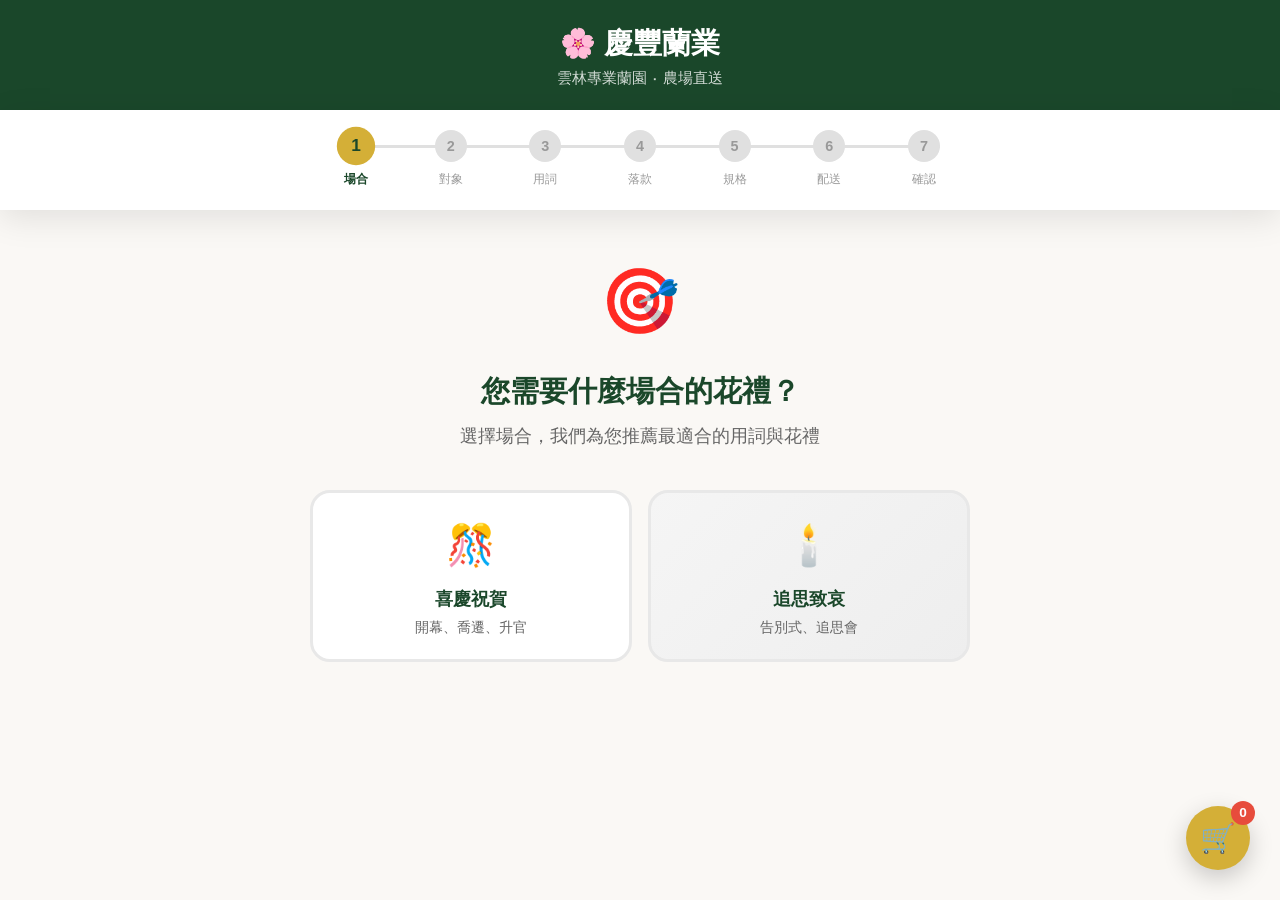
<file: 慶豐訂單系統-v3.html>
<!DOCTYPE html>
<html lang="zh-TW">

<head>
    <meta charset="UTF-8">
    <meta name="viewport" content="width=device-width, initial-scale=1.0">
    <title>慶豐蘭業 - 花禮訂購系統 v3</title>
    <meta name="description" content="慶豐蘭業 - 雲林專業蝴蝶蘭農場，開幕花籃、喪禮花籃、蘭花盆栽訂購">
    <link href="https://fonts.googleapis.com/css2?family=Noto+Sans+TC:wght@400;500;700;900&display=swap"
        rel="stylesheet">

    <style>
        :root {
            --primary: #1a472a;
            --primary-light: #2d5a3d;
            --accent: #d4af37;
            --bg-cream: #faf8f5;
            --text-dark: #2c2c2c;
            --white: #ffffff;
            --shadow: 0 8px 32px rgba(0, 0, 0, 0.1);
            --radius: 20px;
            --funeral-dark: #2c2c2c;
        }

        * {
            margin: 0;
            padding: 0;
            box-sizing: border-box;
        }

        body {
            font-family: 'Noto Sans TC', sans-serif;
            background: var(--bg-cream);
            color: var(--text-dark);
            line-height: 1.6;
            min-height: 100vh;
        }

        .header {
            background: var(--primary);
            color: var(--white);
            padding: 20px;
            text-align: center;
        }

        .header h1 {
            font-size: 1.8rem;
            font-weight: 900;
        }

        .header p {
            opacity: 0.8;
            font-size: 0.95rem;
        }

        /* Progress Bar */
        .progress-container {
            background: var(--white);
            padding: 20px;
            box-shadow: var(--shadow);
            position: sticky;
            top: 0;
            z-index: 100;
        }

        .progress-bar {
            display: flex;
            justify-content: space-between;
            max-width: 600px;
            margin: 0 auto;
            position: relative;
        }

        .progress-bar::before {
            content: '';
            position: absolute;
            top: 15px;
            left: 0;
            right: 0;
            height: 3px;
            background: #e0e0e0;
            z-index: 0;
        }

        .progress-step {
            display: flex;
            flex-direction: column;
            align-items: center;
            position: relative;
            z-index: 1;
        }

        .progress-dot {
            width: 32px;
            height: 32px;
            border-radius: 50%;
            background: #e0e0e0;
            display: flex;
            align-items: center;
            justify-content: center;
            font-size: 0.9rem;
            font-weight: 700;
            color: #999;
            transition: all 0.3s;
        }

        .progress-step.active .progress-dot {
            background: var(--accent);
            color: var(--primary);
            transform: scale(1.2);
        }

        .progress-step.done .progress-dot {
            background: var(--primary);
            color: var(--white);
        }

        .progress-label {
            font-size: 0.75rem;
            color: #999;
            margin-top: 8px;
        }

        .progress-step.active .progress-label,
        .progress-step.done .progress-label {
            color: var(--primary);
            font-weight: 600;
        }

        /* Main */
        .main-content {
            max-width: 700px;
            margin: 0 auto;
            padding: 40px 20px;
        }

        .order-step {
            display: none;
            animation: fadeSlide 0.4s ease;
        }

        .order-step.active {
            display: block;
        }

        @keyframes fadeSlide {
            from {
                opacity: 0;
                transform: translateY(20px);
            }

            to {
                opacity: 1;
                transform: translateY(0);
            }
        }

        .step-header {
            text-align: center;
            margin-bottom: 40px;
        }

        .step-icon {
            font-size: 4rem;
            margin-bottom: 16px;
        }

        .step-title {
            font-size: 1.8rem;
            font-weight: 900;
            color: var(--primary);
            margin-bottom: 8px;
        }

        .step-desc {
            color: #666;
            font-size: 1.1rem;
        }

        /* Option Cards */
        .option-grid {
            display: grid;
            gap: 16px;
        }

        .option-grid.two-col {
            grid-template-columns: repeat(2, 1fr);
        }

        .option-grid.three-col {
            grid-template-columns: repeat(3, 1fr);
        }

        .option-card {
            background: var(--white);
            border: 3px solid #e8e8e8;
            border-radius: var(--radius);
            padding: 20px;
            cursor: pointer;
            transition: all 0.3s;
            text-align: center;
        }

        .option-card:hover {
            border-color: var(--accent);
            transform: translateY(-4px);
            box-shadow: var(--shadow);
        }

        .option-card.selected {
            border-color: var(--primary);
            background: linear-gradient(135deg, #f0fff4 0%, #e8f5e9 100%);
        }

        .option-card.funeral-style {
            background: linear-gradient(135deg, #f5f5f5 0%, #eeeeee 100%);
        }

        .option-card.funeral-style.selected {
            background: linear-gradient(135deg, #e8e8e8 0%, #d5d5d5 100%);
            border-color: var(--funeral-dark);
        }

        .option-card-icon {
            font-size: 2.5rem;
            margin-bottom: 8px;
        }

        .option-card-title {
            font-size: 1.1rem;
            font-weight: 700;
            color: var(--primary);
        }

        .option-card-desc {
            font-size: 0.85rem;
            color: #666;
            margin-top: 4px;
        }

        /* Tag Selection (for age/religion) */
        .tag-section {
            margin-top: 32px;
            padding: 24px;
            background: var(--white);
            border-radius: var(--radius);
            box-shadow: var(--shadow);
        }

        .tag-title {
            font-size: 1rem;
            font-weight: 700;
            color: var(--primary);
            margin-bottom: 16px;
        }

        .tag-group {
            display: flex;
            flex-wrap: wrap;
            gap: 10px;
        }

        .tag-btn {
            padding: 10px 20px;
            border: 2px solid #e0e0e0;
            border-radius: 50px;
            background: var(--white);
            cursor: pointer;
            font-size: 0.95rem;
            transition: all 0.3s;
        }

        .tag-btn:hover {
            border-color: var(--accent);
        }

        .tag-btn.selected {
            background: var(--primary);
            border-color: var(--primary);
            color: white;
        }

        /* Phrase Cards */
        .phrase-grid {
            display: grid;
            gap: 12px;
            max-height: 400px;
            overflow-y: auto;
        }

        .phrase-card {
            background: var(--white);
            border: 2px solid #e8e8e8;
            border-radius: 16px;
            padding: 16px 20px;
            cursor: pointer;
            transition: all 0.3s;
            display: flex;
            align-items: center;
            gap: 16px;
        }

        .phrase-card:hover {
            border-color: var(--accent);
            background: #fffbf0;
        }

        .phrase-card.selected {
            border-color: var(--primary);
            background: linear-gradient(135deg, #f0fff4 0%, #e8f5e9 100%);
        }

        .phrase-card-check {
            width: 24px;
            height: 24px;
            border-radius: 50%;
            border: 2px solid #ccc;
            display: flex;
            align-items: center;
            justify-content: center;
            font-size: 0.9rem;
            flex-shrink: 0;
        }

        .phrase-card.selected .phrase-card-check {
            background: var(--primary);
            border-color: var(--primary);
            color: white;
        }

        .phrase-card-main {
            font-size: 1.2rem;
            font-weight: 700;
            color: var(--primary);
        }

        /* Form */
        .form-group {
            margin-bottom: 24px;
        }

        .form-label {
            display: block;
            font-weight: 700;
            color: var(--primary);
            margin-bottom: 8px;
        }

        .form-label .required {
            color: #e74c3c;
        }

        .form-input {
            width: 100%;
            padding: 16px 20px;
            font-size: 1.1rem;
            border: 2px solid #e0e0e0;
            border-radius: 12px;
            font-family: inherit;
            transition: all 0.3s;
        }

        .form-input:focus {
            outline: none;
            border-color: var(--accent);
            box-shadow: 0 0 0 4px rgba(212, 175, 55, 0.1);
        }

        textarea.form-input {
            min-height: 100px;
            resize: vertical;
        }

        .form-hint {
            font-size: 0.85rem;
            color: #888;
            margin-top: 6px;
        }

        .form-row {
            display: grid;
            grid-template-columns: 1fr 1fr;
            gap: 16px;
        }

        /* Buttons */
        .btn-row {
            display: flex;
            gap: 16px;
            justify-content: center;
            margin-top: 40px;
        }

        .btn {
            padding: 16px 40px;
            border-radius: 50px;
            font-size: 1.1rem;
            font-weight: 700;
            cursor: pointer;
            transition: all 0.3s;
            border: none;
            font-family: inherit;
        }

        .btn-primary {
            background: var(--accent);
            color: var(--primary);
            box-shadow: 0 8px 24px rgba(212, 175, 55, 0.3);
        }

        .btn-primary:hover {
            transform: translateY(-2px);
        }

        .btn-secondary {
            background: #f0f0f0;
            color: #666;
        }

        .btn-secondary:hover {
            background: #e0e0e0;
        }

        .btn-line {
            background: #06C755;
            color: white;
        }

        /* Card Preview */
        .card-preview {
            background: linear-gradient(135deg, #fff9e6 0%, #fff5d6 100%);
            border: 3px solid var(--accent);
            border-radius: var(--radius);
            padding: 32px;
            text-align: center;
            margin-bottom: 24px;
        }

        .card-preview-label {
            font-size: 0.9rem;
            color: #888;
            margin-bottom: 16px;
        }

        .card-preview-phrase {
            font-size: 2rem;
            font-weight: 900;
            color: var(--primary);
            margin-bottom: 16px;
            letter-spacing: 4px;
        }

        .card-preview-to {
            font-size: 1.2rem;
            color: #666;
            margin-bottom: 8px;
        }

        .card-preview-from {
            font-size: 1.1rem;
            color: var(--primary);
            font-weight: 600;
        }

        /* Summary */
        .summary-section {
            background: var(--white);
            border-radius: var(--radius);
            padding: 32px;
            margin-bottom: 24px;
            box-shadow: var(--shadow);
        }

        .summary-title {
            font-size: 1.3rem;
            font-weight: 700;
            color: var(--primary);
            margin-bottom: 20px;
            padding-bottom: 12px;
            border-bottom: 2px solid #f0f0f0;
        }

        .summary-row {
            display: flex;
            justify-content: space-between;
            padding: 12px 0;
            border-bottom: 1px solid #f5f5f5;
        }

        .summary-label {
            color: #666;
        }

        .summary-value {
            font-weight: 600;
            color: var(--primary);
            text-align: right;
        }

        .summary-total {
            font-size: 1.5rem;
            font-weight: 900;
            color: var(--accent);
            margin-top: 16px;
            padding-top: 16px;
            border-top: 2px solid var(--primary);
        }

        /* Responsive */
        @media (max-width: 600px) {
            .form-row {
                grid-template-columns: 1fr;
            }

            .option-grid.two-col,
            .option-grid.three-col {
                grid-template-columns: 1fr;
            }

            .progress-label {
                display: none;
            }
        }

        /* ===== 購物車樣式 ===== */
        .cart-fab {
            position: fixed;
            bottom: 30px;
            right: 30px;
            width: 64px;
            height: 64px;
            background: var(--accent);
            border-radius: 50%;
            display: flex;
            align-items: center;
            justify-content: center;
            font-size: 1.8rem;
            box-shadow: 0 8px 24px rgba(0, 0, 0, 0.2);
            cursor: pointer;
            z-index: 800;
            transition: transform 0.3s;
        }

        .cart-fab:hover {
            transform: scale(1.1);
        }

        .cart-badge {
            position: absolute;
            top: -5px;
            right: -5px;
            background: #e74c3c;
            color: white;
            min-width: 24px;
            height: 24px;
            border-radius: 12px;
            font-size: 0.85rem;
            font-weight: 700;
            display: flex;
            align-items: center;
            justify-content: center;
            padding: 0 6px;
        }

        .cart-overlay {
            position: fixed;
            top: 0;
            left: 0;
            right: 0;
            bottom: 0;
            background: rgba(0, 0, 0, 0.6);
            z-index: 900;
            display: none;
            justify-content: center;
            align-items: center;
            backdrop-filter: blur(4px);
        }

        .cart-overlay.show {
            display: flex;
        }

        .cart-panel {
            background: white;
            width: 95%;
            max-width: 480px;
            max-height: 90vh;
            border-radius: var(--radius);
            display: flex;
            flex-direction: column;
            overflow: hidden;
            box-shadow: 0 20px 60px rgba(0, 0, 0, 0.3);
        }

        .cart-header {
            background: var(--primary);
            color: white;
            padding: 16px 20px;
            font-size: 1.2rem;
            font-weight: 700;
            display: flex;
            justify-content: space-between;
            align-items: center;
        }

        .cart-close {
            cursor: pointer;
            font-size: 1.5rem;
        }

        .cart-body {
            flex: 1;
            overflow-y: auto;
            padding: 16px;
            background: #f5f5f5;
        }

        .cart-item {
            background: white;
            border-radius: 12px;
            padding: 16px;
            margin-bottom: 12px;
            position: relative;
            box-shadow: 0 2px 8px rgba(0, 0, 0, 0.05);
        }

        .cart-item-delete {
            position: absolute;
            top: 10px;
            right: 10px;
            width: 28px;
            height: 28px;
            background: #fee;
            color: #e74c3c;
            border-radius: 50%;
            display: flex;
            align-items: center;
            justify-content: center;
            cursor: pointer;
            font-weight: bold;
        }

        .cart-item-title {
            font-weight: 700;
            color: var(--primary);
            font-size: 1.1rem;
        }

        .cart-item-price {
            color: var(--accent);
            font-weight: 900;
        }

        .cart-item-details {
            font-size: 0.9rem;
            color: #666;
            margin-top: 8px;
            line-height: 1.6;
        }

        .cart-footer {
            padding: 16px;
            background: white;
            border-top: 2px solid #eee;
        }

        .cart-total {
            display: flex;
            justify-content: space-between;
            font-size: 1.3rem;
            font-weight: 900;
            margin-bottom: 16px;
        }

        .cart-actions {
            display: flex;
            gap: 10px;
        }

        .cart-actions .btn {
            flex: 1;
        }

        .cart-contact {
            margin-top: 16px;
            padding-top: 16px;
            border-top: 1px dashed #ddd;
            font-size: 0.85rem;
            color: #666;
            text-align: center;
        }

        .cart-contact a {
            color: var(--primary);
            text-decoration: none;
            font-weight: 600;
        }
    </style>
</head>

<body>
    <header class="header">
        <h1>🌸 慶豐蘭業</h1>
        <p>雲林專業蘭園 ‧ 農場直送</p>
    </header>

    <!-- 購物車浮動按鈕 -->
    <div class="cart-fab" onclick="toggleCart()">
        🛒
        <div class="cart-badge" id="cartBadge">0</div>
    </div>

    <!-- 購物車彈窗 -->
    <div class="cart-overlay" id="cartOverlay" onclick="if(event.target===this)toggleCart()">
        <div class="cart-panel">
            <div class="cart-header">
                <span>🛒 購物車</span>
                <span class="cart-close" onclick="toggleCart()">✕</span>
            </div>
            <div class="cart-body" id="cartBody">
                <div style="text-align:center;color:#999;padding:30px;">購物車是空的</div>
            </div>
            <div class="cart-footer">
                <div class="cart-total">
                    <span>小計</span>
                    <span id="cartTotal">NT$ 0</span>
                </div>
                <div class="cart-actions">
                    <button class="btn btn-secondary" onclick="toggleCart();goToStep(1);">+ 再加一筆</button>
                    <button class="btn btn-primary" onclick="checkoutFromCart()">前往結帳 →</button>
                </div>
                <div class="cart-contact">
                    📞 <a href="tel:0988811607">0988-811-607</a> ｜
                    <a href="https://line.me/ti/p/~0988811607" target="_blank">LINE 聯繫</a><br>
                    📍 雲林縣北港鎮179號
                </div>
            </div>
        </div>
    </div>


    <div class="progress-container">
        <div class="progress-bar">
            <div class="progress-step active" data-step="1">
                <div class="progress-dot">1</div>
                <div class="progress-label">場合</div>
            </div>
            <div class="progress-step" data-step="2">
                <div class="progress-dot">2</div>
                <div class="progress-label">對象</div>
            </div>
            <div class="progress-step" data-step="3">
                <div class="progress-dot">3</div>
                <div class="progress-label">用詞</div>
            </div>
            <div class="progress-step" data-step="4">
                <div class="progress-dot">4</div>
                <div class="progress-label">落款</div>
            </div>
            <div class="progress-step" data-step="5">
                <div class="progress-dot">5</div>
                <div class="progress-label">規格</div>
            </div>
            <div class="progress-step" data-step="6">
                <div class="progress-dot">6</div>
                <div class="progress-label">配送</div>
            </div>
            <div class="progress-step" data-step="7">
                <div class="progress-dot">7</div>
                <div class="progress-label">確認</div>
            </div>
        </div>
    </div>

    <div class="main-content">
        <!-- Step 1: 場合 -->
        <div class="order-step active" id="step1">
            <div class="step-header">
                <div class="step-icon">🎯</div>
                <h2 class="step-title">您需要什麼場合的花禮？</h2>
                <p class="step-desc">選擇場合，我們為您推薦最適合的用詞與花禮</p>
            </div>
            <div class="option-grid two-col">
                <div class="option-card" onclick="selectOccasion('celebration')">
                    <div class="option-card-icon">🎊</div>
                    <div class="option-card-title">喜慶祝賀</div>
                    <div class="option-card-desc">開幕、喬遷、升官</div>
                </div>
                <div class="option-card funeral-style" onclick="selectOccasion('funeral')">
                    <div class="option-card-icon">🕯️</div>
                    <div class="option-card-title">追思致哀</div>
                    <div class="option-card-desc">告別式、追思會</div>
                </div>
            </div>
        </div>

        <!-- Step 2: 對象資訊 (喪禮) -->
        <div class="order-step" id="step2-funeral">
            <div class="step-header">
                <div class="step-icon">👥</div>
                <h2 class="step-title">往生者資訊</h2>
                <p class="step-desc">幫助我們推薦最適合的敬輓用詞</p>
            </div>

            <!-- 性別 -->
            <div class="tag-section">
                <div class="tag-title">往生者性別 <span class="required">*</span></div>
                <div class="tag-group">
                    <button class="tag-btn" onclick="selectTag('gender', 'male', this)">男性</button>
                    <button class="tag-btn" onclick="selectTag('gender', 'female', this)">女性</button>
                </div>
            </div>

            <!-- 年齡 -->
            <div class="tag-section">
                <div class="tag-title">往生者年齡 <span class="required">*</span></div>
                <div class="tag-group">
                    <button class="tag-btn" onclick="selectTag('age', '40', this)">49歲以下</button>
                    <button class="tag-btn" onclick="selectTag('age', '60', this)">50-69歲</button>
                    <button class="tag-btn" onclick="selectTag('age', '75', this)">70-79歲</button>
                    <button class="tag-btn" onclick="selectTag('age', '85', this)">80歲以上</button>
                </div>
            </div>

            <!-- 宗教 -->
            <div class="tag-section">
                <div class="tag-title">宗教信仰</div>
                <div class="tag-group">
                    <button class="tag-btn selected" onclick="selectTag('religion', 'general', this)">一般/佛道教</button>
                    <button class="tag-btn" onclick="selectTag('religion', 'buddhist', this)">佛教</button>
                    <button class="tag-btn" onclick="selectTag('religion', 'christian', this)">基督教</button>
                    <button class="tag-btn" onclick="selectTag('religion', 'catholic', this)">天主教</button>
                    <button class="tag-btn" onclick="selectTag('religion', 'yiguandao', this)">一貫道</button>
                </div>
            </div>

            <!-- 關係 -->
            <div class="tag-section">
                <div class="tag-title">與往生者的關係 <span class="required">*</span></div>
                <div class="option-grid two-col">
                    <div class="option-card funeral-style" onclick="selectRelation('parents')">
                        <div class="option-card-title">父母/長輩</div>
                    </div>
                    <div class="option-card funeral-style" onclick="selectRelation('siblings')">
                        <div class="option-card-title">兄弟姊妹</div>
                    </div>
                    <div class="option-card funeral-style" onclick="selectRelation('spouse')">
                        <div class="option-card-title">配偶</div>
                    </div>
                    <div class="option-card funeral-style" onclick="selectRelation('friend')">
                        <div class="option-card-title">朋友/同事</div>
                    </div>
                    <div class="option-card funeral-style" onclick="selectRelation('business')">
                        <div class="option-card-title">客戶/商業</div>
                    </div>
                </div>
            </div>

            <div class="btn-row">
                <button class="btn btn-secondary" onclick="goToStep(1)">← 上一步</button>
            </div>
        </div>

        <!-- Step 2: 對象資訊 (喜慶) -->
        <div class="order-step" id="step2-celebration">
            <div class="step-header">
                <div class="step-icon">🎉</div>
                <h2 class="step-title">這是什麼喜事？</h2>
                <p class="step-desc">選擇場合，推薦最適合的賀詞</p>
            </div>
            <div class="option-grid two-col">
                <div class="option-card" onclick="selectCelebType('opening')">
                    <div class="option-card-icon">🏪</div>
                    <div class="option-card-title">開幕誌慶</div>
                </div>
                <div class="option-card" onclick="selectCelebType('moving')">
                    <div class="option-card-icon">🏠</div>
                    <div class="option-card-title">喬遷之喜</div>
                </div>
                <div class="option-card" onclick="selectCelebType('promotion')">
                    <div class="option-card-icon">📈</div>
                    <div class="option-card-title">升官榮調</div>
                </div>
                <div class="option-card" onclick="selectCelebType('exhibition')">
                    <div class="option-card-icon">🎨</div>
                    <div class="option-card-title">展覽發表</div>
                </div>
            </div>
            <div class="btn-row">
                <button class="btn btn-secondary" onclick="goToStep(1)">← 上一步</button>
            </div>
        </div>

        <!-- Step 3: 選擇用詞 -->
        <div class="order-step" id="step3">
            <div class="step-header">
                <div class="step-icon">✍️</div>
                <h2 class="step-title">選擇卡片用詞</h2>
                <p class="step-desc" id="step3Subtitle">根據您的選擇，推薦以下用詞</p>
            </div>
            <div class="phrase-grid" id="phraseOptions"></div>
            <div class="form-group" style="margin-top: 24px;">
                <label class="form-label">或自訂用詞</label>
                <input type="text" class="form-input" id="customPhrase" placeholder="輸入您想要的用詞（可空白）">
            </div>
            <div class="btn-row">
                <button class="btn btn-secondary" onclick="goBack()">← 上一步</button>
                <button class="btn btn-primary" onclick="goToStep(4)">下一步 →</button>
            </div>
        </div>

        <!-- Step 4: 落款資訊 -->
        <div class="order-step" id="step4">
            <div class="step-header">
                <div class="step-icon">📝</div>
                <h2 class="step-title">卡片落款</h2>
                <p class="step-desc">填寫卡片上的資訊</p>
            </div>
            <div class="form-row">
                <div class="form-group">
                    <label class="form-label">往生者姓 <span class="required">*</span></label>
                    <input type="text" class="form-input" id="deceasedLastName" placeholder="例：王">
                </div>
                <div class="form-group">
                    <label class="form-label">往生者名 <span class="required">*</span></label>
                    <input type="text" class="form-input" id="deceasedFirstName" placeholder="例：大明">
                </div>
            </div>
            <div class="form-group" id="husbandNameGroup" style="display: none;">
                <label class="form-label">夫姓（已婚女性用）</label>
                <input type="text" class="form-input" id="husbandName" placeholder="例：陳">
                <p class="form-hint">傳統上已婚女性冠夫姓，現代可選填</p>
            </div>
            <div class="form-group">
                <label class="form-label">送禮人姓名 <span class="required">*</span></label>
                <input type="text" class="form-input" id="senderName" placeholder="例：慶豐股份有限公司">
            </div>
            <div class="form-group">
                <label class="form-label">下款敬辭</label>
                <div class="tag-group" id="footerOptions">
                    <button class="tag-btn selected" onclick="selectFooter('敬輓', this)">敬輓</button>
                    <button class="tag-btn" onclick="selectFooter('泣輓', this)">泣輓</button>
                    <button class="tag-btn" onclick="selectFooter('拜輓', this)">拜輓</button>
                </div>
                <p class="form-hint">晚輩送長輩用「泣輓」，一般用「敬輓」</p>
            </div>
            <div class="btn-row">
                <button class="btn btn-secondary" onclick="goToStep(3)">← 上一步</button>
                <button class="btn btn-primary" onclick="goToStep(5)">下一步 →</button>
            </div>
        </div>

        <!-- Step 5: 花卉規格 -->
        <div class="order-step" id="step5">
            <div class="step-header">
                <div class="step-icon">🌸</div>
                <h2 class="step-title">選擇花禮規格</h2>
                <p class="step-desc">所有蘭花皆為農場直送</p>
            </div>
            <div class="option-grid" id="productOptions"></div>
            <div class="btn-row">
                <button class="btn btn-secondary" onclick="goToStep(4)">← 上一步</button>
                <button class="btn btn-primary" style="background:#27ae60;color:white;" onclick="goToStep5Next()">🛒
                    加入購物車</button>
            </div>
        </div>

        <!-- Step 6: 配送資訊 -->
        <div class="order-step" id="step6">
            <div class="step-header">
                <div class="step-icon">🚚</div>
                <h2 class="step-title">配送資訊</h2>
                <p class="step-desc">請填寫送達地點與時間</p>
            </div>
            <div class="form-group">
                <label class="form-label">配送區域 <span class="required">*</span></label>
                <select class="form-input" id="deliveryArea">
                    <option value="">-- 請選擇 --</option>
                    <optgroup label="🟢 免運區域（雲林）">
                        <option value="北港">北港</option>
                        <option value="水林">水林</option>
                        <option value="土庫">土庫</option>
                        <option value="虎尾">虎尾</option>
                        <option value="元長">元長</option>
                        <option value="四湖">四湖</option>
                        <option value="崙背">崙背</option>
                        <option value="東勢">東勢</option>
                    </optgroup>
                    <optgroup label="🟢 免運區域（嘉義）">
                        <option value="新港">新港</option>
                        <option value="六腳">六腳</option>
                    </optgroup>
                    <optgroup label="🟡 運費另計">
                        <option value="其他">其他地區（需另議）</option>
                    </optgroup>
                </select>
            </div>
            <div class="form-group">
                <label class="form-label">詳細地址 <span class="required">*</span></label>
                <input type="text" class="form-input" id="deliveryAddress" placeholder="例：雲林縣北港鎮中山路 100 號">
            </div>
            <div class="form-row">
                <div class="form-group">
                    <label class="form-label">送達日期 <span class="required">*</span></label>
                    <input type="date" class="form-input" id="deliveryDate">
                </div>
                <div class="form-group">
                    <label class="form-label">儀式時間</label>
                    <input type="time" class="form-input" id="eventTime">
                </div>
            </div>
            <div class="form-group">
                <label class="form-label">收花人電話 <span class="required">*</span></label>
                <input type="tel" class="form-input" id="recipientPhone" placeholder="0912-345-678">
            </div>
            <hr style="margin: 32px 0; border: none; border-top: 2px solid #f0f0f0;">
            <h3 style="font-weight: 700; color: var(--primary); margin-bottom: 20px;">📞 您的聯絡資訊</h3>
            <div class="form-row">
                <div class="form-group">
                    <label class="form-label">您的姓名 <span class="required">*</span></label>
                    <input type="text" class="form-input" id="customerName">
                </div>
                <div class="form-group">
                    <label class="form-label">您的電話 <span class="required">*</span></label>
                    <input type="tel" class="form-input" id="customerPhone">
                </div>
            </div>
            <div class="form-group">
                <label class="form-label">LINE ID</label>
                <input type="text" class="form-input" id="customerLine" placeholder="方便聯繫確認">
            </div>
            <div class="btn-row">
                <button class="btn btn-secondary" onclick="goToStep(5)">← 上一步</button>
                <button class="btn btn-primary" onclick="showSummary()">確認訂單 →</button>
            </div>
        </div>

        <!-- Step 7: 確認 -->
        <div class="order-step" id="step7">
            <div class="step-header">
                <div class="step-icon">✅</div>
                <h2 class="step-title">訂單確認</h2>
                <p class="step-desc">請確認資訊是否正確</p>
            </div>
            <div class="card-preview">
                <div class="card-preview-label">卡片預覽</div>
                <div class="card-preview-phrase" id="previewPhrase">永念親恩</div>
                <div class="card-preview-to" id="previewTo">敬悼 王公大明 老先生 千古</div>
                <div class="card-preview-from" id="previewFrom">慶豐股份有限公司 敬輓</div>
            </div>
            <div class="summary-section">
                <h3 class="summary-title">📦 訂單明細</h3>
                <div class="summary-row">
                    <span class="summary-label">花禮</span>
                    <span class="summary-value" id="summaryProduct">-</span>
                </div>
                <div class="summary-row">
                    <span class="summary-label">送達地點</span>
                    <span class="summary-value" id="summaryAddress">-</span>
                </div>
                <div class="summary-row">
                    <span class="summary-label">送達日期</span>
                    <span class="summary-value" id="summaryDate">-</span>
                </div>
                <div class="summary-row">
                    <span class="summary-label">付款</span>
                    <span class="summary-value">貨到付款</span>
                </div>
                <div class="summary-total">
                    總計：<span id="summaryTotal">NT$ 2,500</span>
                </div>
            </div>
            <div class="btn-row">
                <button class="btn btn-secondary" onclick="goToStep(6)">← 修改</button>
                <button class="btn btn-primary btn-line" onclick="submitOrder()">💬 送出訂單</button>
            </div>
        </div>
    </div>

    <!-- 引入成語資料庫 -->
    <script src="phrase-database.js"></script>

    <script>
        // ===== 訂單資料 =====
        const orderData = {
            occasion: '',
            gender: '',
            age: 60,
            religion: 'general',
            relation: '',
            celebType: '',
            selectedPhrase: '',
            customPhrase: '',
            deceasedLastName: '',
            deceasedFirstName: '',
            husbandName: '',
            senderName: '',
            footerSuffix: '敬輓',
            productId: '',
            productName: '',
            productPrice: 0,
            deliveryArea: '',
            deliveryAddress: '',
            deliveryDate: '',
            eventTime: '',
            recipientPhone: '',
            customerName: '',
            customerPhone: '',
            customerLine: ''
        };

        // ===== 購物車 =====
        let cart = [];

        function toggleCart() {
            const overlay = document.getElementById('cartOverlay');
            overlay.classList.toggle('show');
        }

        function updateCartBadge() {
            document.getElementById('cartBadge').textContent = cart.length;
        }

        function renderCartItems() {
            const body = document.getElementById('cartBody');
            if (cart.length === 0) {
                body.innerHTML = '<div style="text-align:center;color:#999;padding:30px;">購物車是空的 🍃</div>';
                document.getElementById('cartTotal').textContent = 'NT$ 0';
                return;
            }

            let total = 0;
            body.innerHTML = cart.map((item, i) => {
                total += item.price;
                return `
                <div class="cart-item">
                    <div class="cart-item-delete" onclick="removeFromCart(${i})">✕</div>
                    <div class="cart-item-title">${item.productName}</div>
                    <div class="cart-item-price">NT$ ${item.price.toLocaleString()}</div>
                    <div class="cart-item-details">
                        📝「${item.phrase}」<br>
                        👤 上款：${item.recipient}<br>
                        ✍️ 落款：${item.sender} ${item.suffix}<br>
                        📍 ${item.address || '待填寫'}
                    </div>
                </div>`;
            }).join('');

            document.getElementById('cartTotal').textContent = 'NT$ ' + total.toLocaleString();
        }

        function removeFromCart(index) {
            cart.splice(index, 1);
            updateCartBadge();
            renderCartItems();
        }

        function addToCart() {
            // 收集當前訂單資料
            const finalPhrase = orderData.customPhrase || orderData.selectedPhrase || '敬輓';
            const recipient = orderData.deceasedLastName + orderData.deceasedFirstName +
                (orderData.occasion === 'funeral' ? (orderData.age >= 80 ? '老先生' : '先生') : '');

            const item = {
                id: Date.now(),
                occasion: orderData.occasion,
                productId: orderData.productId,
                productName: orderData.productName,
                price: orderData.productPrice,
                phrase: finalPhrase,
                recipient: recipient || '待填寫',
                sender: orderData.senderName || '待填寫',
                suffix: orderData.footerSuffix,
                address: orderData.deliveryAddress || ''
            };

            cart.push(item);
            updateCartBadge();
            renderCartItems();
            toggleCart(); // 顯示購物車
        }

        function checkoutFromCart() {
            if (cart.length === 0) {
                alert('購物車是空的！');
                return;
            }
            toggleCart();
            // 跳到配送資訊頁（Step 6）或直接結帳
            goToStep(6);
        }

        // 修改 Step 5 的「下一步」按鈕行為
        function goToStep5Next() {
            // 確保商品已選
            if (!orderData.productId) {
                alert('請選擇花禮規格！');
                return;
            }
            // 收集落款資料
            orderData.deceasedLastName = document.getElementById('deceasedLastName').value;
            orderData.deceasedFirstName = document.getElementById('deceasedFirstName').value;
            orderData.husbandName = document.getElementById('husbandName').value;
            orderData.senderName = document.getElementById('senderName').value;
            orderData.deliveryAddress = document.getElementById('deliveryAddress')?.value || '';

            addToCart();
        }

        // 商品
        const products = {
            funeral: [
                { id: 'f7', name: '白蝴蝶蘭 7株', price: 2500, emoji: '🤍' },
                { id: 'f10', name: '白蝴蝶蘭 10株', price: 3500, emoji: '🤍' },
                { id: 'f12', name: '白蝴蝶蘭 12株落地盆', price: 4500, emoji: '🤍' }
            ],
            celebration: [
                { id: 'c7', name: '紅花蝴蝶蘭 7株', price: 2500, emoji: '🌺' },
                { id: 'c10', name: '紅花蝴蝶蘭 10株', price: 3500, emoji: '🌺' },
                { id: 'c12', name: '紅花蝴蝶蘭 12株落地盆', price: 4500, emoji: '🌺' }
            ]
        };

        let currentStep = 1;

        function updateProgress() {
            document.querySelectorAll('.progress-step').forEach((step, i) => {
                step.classList.remove('active', 'done');
                if (i + 1 < currentStep) step.classList.add('done');
                else if (i + 1 === currentStep) step.classList.add('active');
            });
        }

        function goToStep(step) {
            document.querySelectorAll('.order-step').forEach(s => s.classList.remove('active'));
            currentStep = step;
            updateProgress();

            if (step === 1) {
                document.getElementById('step1').classList.add('active');
            } else if (step === 2) {
                if (orderData.occasion === 'funeral') {
                    document.getElementById('step2-funeral').classList.add('active');
                } else {
                    document.getElementById('step2-celebration').classList.add('active');
                }
            } else if (step === 3) {
                renderPhraseOptions();
                document.getElementById('step3').classList.add('active');
            } else if (step === 4) {
                // 顯示夫姓欄位（如果是女性）
                document.getElementById('husbandNameGroup').style.display =
                    orderData.gender === 'female' ? 'block' : 'none';
                document.getElementById('step4').classList.add('active');
            } else if (step === 5) {
                renderProductOptions();
                document.getElementById('step5').classList.add('active');
            } else if (step === 6) {
                const tomorrow = new Date();
                tomorrow.setDate(tomorrow.getDate() + 1);
                document.getElementById('deliveryDate').min = tomorrow.toISOString().split('T')[0];
                document.getElementById('step6').classList.add('active');
            } else if (step === 7) {
                document.getElementById('step7').classList.add('active');
            }
            window.scrollTo({ top: 0, behavior: 'smooth' });
        }

        function goBack() {
            goToStep(2);
        }

        function selectOccasion(type) {
            orderData.occasion = type;
            document.querySelectorAll('#step1 .option-card').forEach(c => c.classList.remove('selected'));
            event.currentTarget.classList.add('selected');
            setTimeout(() => goToStep(2), 300);
        }

        function selectTag(type, value, element) {
            // 取消同組其他選取
            element.parentElement.querySelectorAll('.tag-btn').forEach(b => b.classList.remove('selected'));
            element.classList.add('selected');

            if (type === 'gender') orderData.gender = value;
            else if (type === 'age') orderData.age = parseInt(value);
            else if (type === 'religion') orderData.religion = value;
        }

        function selectRelation(relation) {
            orderData.relation = relation;
            document.querySelectorAll('#step2-funeral .option-card').forEach(c => c.classList.remove('selected'));
            event.currentTarget.classList.add('selected');

            // 驗證必填
            if (!orderData.gender || !orderData.age) {
                alert('請先選擇往生者的性別和年齡');
                return;
            }
            setTimeout(() => goToStep(3), 300);
        }

        function selectCelebType(type) {
            orderData.celebType = type;
            document.querySelectorAll('#step2-celebration .option-card').forEach(c => c.classList.remove('selected'));
            event.currentTarget.classList.add('selected');
            setTimeout(() => goToStep(3), 300);
        }

        function renderPhraseOptions() {
            const container = document.getElementById('phraseOptions');
            let phraseList = [];

            if (orderData.occasion === 'funeral' && typeof getFuneralPhrases === 'function') {
                // 使用新的資料庫
                phraseList = getFuneralPhrases({
                    gender: orderData.gender,
                    age: orderData.age,
                    religion: orderData.religion
                });
            } else {
                // 喜慶用詞（簡化版）
                const celebPhrases = {
                    opening: ['開幕誌慶', '駿業宏開', '鴻圖大展', '生意興隆'],
                    moving: ['喬遷之喜', '華廈生輝', '德門仁第'],
                    promotion: ['步步高升', '鵬程萬里', '高升志喜'],
                    exhibition: ['藝壇生輝', '璀璨奪目']
                };
                phraseList = celebPhrases[orderData.celebType] || celebPhrases.opening;
            }

            container.innerHTML = phraseList.slice(0, 15).map(p => {
                const text = typeof p === 'string' ? p : p;
                return `
                    <div class="phrase-card" onclick="selectPhrase('${text}', this)">
                        <div class="phrase-card-check">${orderData.selectedPhrase === text ? '✓' : ''}</div>
                        <div class="phrase-card-main">${text}</div>
                    </div>
                `;
            }).join('');
        }

        function selectPhrase(phrase, element) {
            orderData.selectedPhrase = phrase;
            document.querySelectorAll('.phrase-card').forEach(c => {
                c.classList.remove('selected');
                c.querySelector('.phrase-card-check').textContent = '';
            });
            element.classList.add('selected');
            element.querySelector('.phrase-card-check').textContent = '✓';
        }

        function selectFooter(suffix, element) {
            orderData.footerSuffix = suffix;
            document.querySelectorAll('#footerOptions .tag-btn').forEach(b => b.classList.remove('selected'));
            element.classList.add('selected');
        }

        function renderProductOptions() {
            const container = document.getElementById('productOptions');
            const list = orderData.occasion === 'funeral' ? products.funeral : products.celebration;

            container.innerHTML = list.map(p => `
                <div class="option-card${p.id === orderData.productId ? ' selected' : ''}" 
                     onclick="selectProduct('${p.id}', '${p.name}', ${p.price}, this)">
                    <div class="option-card-icon">${p.emoji}</div>
                    <div>
                        <div class="option-card-title">${p.name}</div>
                        <div style="font-size: 1.3rem; font-weight: 900; color: var(--accent); margin-top: 8px;">
                            NT$ ${p.price.toLocaleString()}
                        </div>
                    </div>
                </div>
            `).join('');
        }

        function selectProduct(id, name, price, element) {
            orderData.productId = id;
            orderData.productName = name;
            orderData.productPrice = price;
            document.querySelectorAll('#productOptions .option-card').forEach(c => c.classList.remove('selected'));
            element.classList.add('selected');
        }

        function showSummary() {
            // 收集資料
            orderData.deceasedLastName = document.getElementById('deceasedLastName').value;
            orderData.deceasedFirstName = document.getElementById('deceasedFirstName').value;
            orderData.husbandName = document.getElementById('husbandName').value;
            orderData.senderName = document.getElementById('senderName').value;
            orderData.customPhrase = document.getElementById('customPhrase').value;
            orderData.deliveryArea = document.getElementById('deliveryArea').value;
            orderData.deliveryAddress = document.getElementById('deliveryAddress').value;
            orderData.deliveryDate = document.getElementById('deliveryDate').value;
            orderData.eventTime = document.getElementById('eventTime').value;
            orderData.recipientPhone = document.getElementById('recipientPhone').value;
            orderData.customerName = document.getElementById('customerName').value;
            orderData.customerPhone = document.getElementById('customerPhone').value;
            orderData.customerLine = document.getElementById('customerLine').value;

            // 驗證
            if (!orderData.deliveryArea || !orderData.deliveryAddress || !orderData.deliveryDate ||
                !orderData.recipientPhone || !orderData.customerName || !orderData.customerPhone) {
                alert('請填寫所有必填欄位！');
                return;
            }
            if (!orderData.productId) {
                alert('請選擇花禮規格！');
                goToStep(5);
                return;
            }

            // 產生卡片預覽
            const finalPhrase = orderData.customPhrase || orderData.selectedPhrase || '敬輓';
            document.getElementById('previewPhrase').textContent = finalPhrase;

            // 使用資料庫產生格式（如果有）
            let topLine = '';
            if (orderData.occasion === 'funeral' && typeof generateCardFormat === 'function') {
                const card = generateCardFormat({
                    gender: orderData.gender,
                    age: orderData.age,
                    lastName: orderData.deceasedLastName,
                    firstName: orderData.deceasedFirstName,
                    husbandName: orderData.husbandName,
                    isMarried: !!orderData.husbandName,
                    isBaptized: false,
                    religion: orderData.religion,
                    senderName: orderData.senderName,
                    phrase: finalPhrase,
                    relation: orderData.relation
                });
                topLine = card.topLine;
                document.getElementById('previewFrom').textContent = card.bottomLine;
            } else {
                topLine = `敬悼 ${orderData.deceasedLastName}${orderData.deceasedFirstName}`;
                document.getElementById('previewFrom').textContent = `${orderData.senderName} ${orderData.footerSuffix}`;
            }
            document.getElementById('previewTo').textContent = topLine;

            // 更新摘要
            document.getElementById('summaryProduct').textContent = orderData.productName;
            document.getElementById('summaryAddress').textContent = orderData.deliveryArea + ' ' + orderData.deliveryAddress;
            document.getElementById('summaryDate').textContent = orderData.deliveryDate + (orderData.eventTime ? ' ' + orderData.eventTime : '');
            document.getElementById('summaryTotal').textContent = 'NT$ ' + orderData.productPrice.toLocaleString();

            goToStep(7);
        }

        function submitOrder() {
            const finalPhrase = orderData.customPhrase || orderData.selectedPhrase || '敬輓';
            const msg = `【慶豐蘭業 - 新訂單】
📋 場合：${orderData.occasion === 'funeral' ? '追思致哀' : '喜慶祝賀'}
🌸 花禮：${orderData.productName}
💰 金額：NT$ ${orderData.productPrice.toLocaleString()}

📝 卡片內容：
「${finalPhrase}」
敬悼 ${orderData.deceasedLastName}${orderData.deceasedFirstName}
${orderData.senderName} ${orderData.footerSuffix}

🚚 配送：
${orderData.deliveryArea} ${orderData.deliveryAddress}
日期：${orderData.deliveryDate} ${orderData.eventTime || ''}
電話：${orderData.recipientPhone}

👤 訂購人：${orderData.customerName}
📞 ${orderData.customerPhone}
LINE：${orderData.customerLine || '無'}

💳 貨到付款`;

            const encoded = encodeURIComponent(msg);
            window.open(`https://line.me/R/ti/p/@qingfeng?text=${encoded}`, '_blank');
            alert('訂單資訊已準備好！請在 LINE 傳送確認。');
        }
    </script>
</body>

</html>
</file>
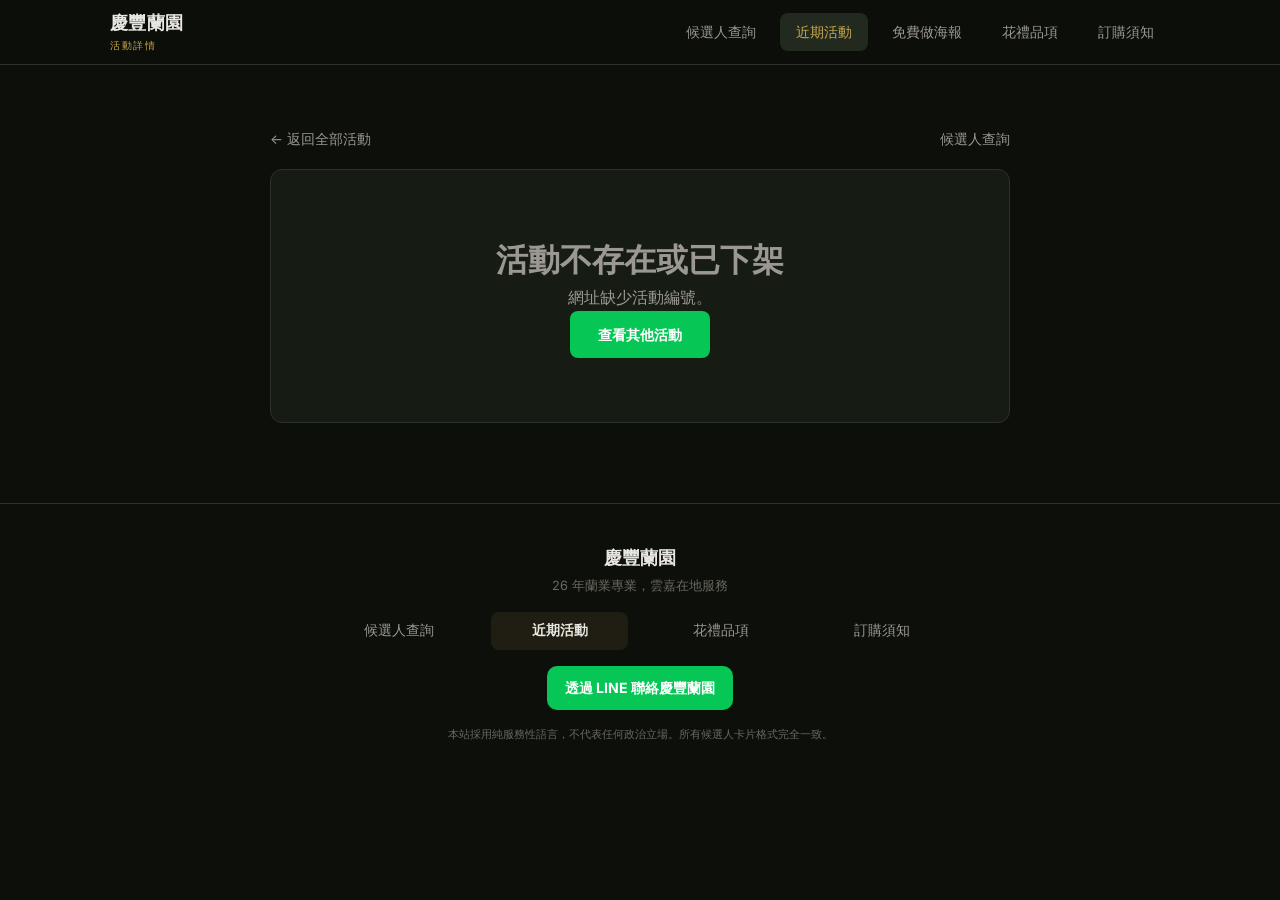
<file: election/event.html>
<!DOCTYPE html>
<html lang="zh-TW">
<head>
  <meta charset="UTF-8">
  <meta name="viewport" content="width=device-width, initial-scale=1.0">
  <title>活動詳情｜慶豐蘭園</title>
  <meta name="description" content="查看活動時間、地點、主辦人及聯絡資訊。">
  <link rel="preconnect" href="https://fonts.googleapis.com">
  <link rel="preconnect" href="https://fonts.gstatic.com" crossorigin>
  <link href="https://fonts.googleapis.com/css2?family=Noto+Serif+TC:wght@400;600;700&family=Inter:wght@400;500;600&display=swap" rel="stylesheet">
  <link rel="stylesheet" href="style.css?v=20260809-3">
</head>
<body>
  <nav class="nav">
    <div class="nav-inner">
      <a href="index.html" class="nav-logo">
        <span class="logo-text">慶豐蘭園<span class="logo-sub">活動詳情</span></span>
      </a>
      <div class="nav-links">
        <a href="index.html" class="nav-link">候選人查詢</a>
        <a href="events.html" class="nav-link active">近期活動</a>
        <a href="poster.html" class="nav-link">免費做海報</a>
        <a href="products.html" class="nav-link">花禮品項</a>
        <a href="info.html" class="nav-link">訂購須知</a>
      </div>
      <button class="hamburger" id="hamburger" aria-label="選單">
        <span></span><span></span><span></span>
      </button>
    </div>
    <div class="mobile-menu" id="mobileMenu">
      <a href="index.html" class="mobile-link">候選人查詢</a>
      <a href="events.html" class="mobile-link active">近期活動</a>
      <a href="poster.html" class="mobile-link">免費做海報</a>
      <a href="products.html" class="mobile-link">花禮品項</a>
      <a href="info.html" class="mobile-link">訂購須知</a>
    </div>
  </nav>

  <main class="event-detail-section">
    <div class="container event-detail-shell">
      <div class="event-detail-top-links">
        <a class="event-detail-back" href="events.html">← 返回全部活動</a>
        <a class="event-detail-back" href="index.html">候選人查詢</a>
      </div>
      <div id="eventDetail" aria-live="polite">
        <div class="event-detail-card event-detail-state">活動載入中…</div>
      </div>
    </div>
  </main>

  <footer class="footer">
    <div class="container footer-inner">
      <div class="footer-brand">
        <span class="footer-logo">慶豐蘭園</span>
        <p class="footer-tagline">26 年蘭業專業，雲嘉在地服務</p>
      </div>
      <div class="footer-links">
        <a href="index.html">候選人查詢</a>
        <a href="events.html" class="active" aria-current="page">近期活動</a>
        <a href="products.html">花禮品項</a>
        <a href="info.html">訂購須知</a>
      </div>
      <a class="footer-line-link" href="https://line.me/R/ti/p/%40775yvfxq" target="_blank" rel="noopener">透過 LINE 聯絡慶豐蘭園</a>
      <p class="footer-note">本站採用純服務性語言，不代表任何政治立場。所有候選人卡片格式完全一致。</p>
    </div>
  </footer>

  <script src="site-config.js?v=20260809-3"></script>
  <script src="event-detail.js?v=20260809-3"></script>
</body>
</html>
</file>
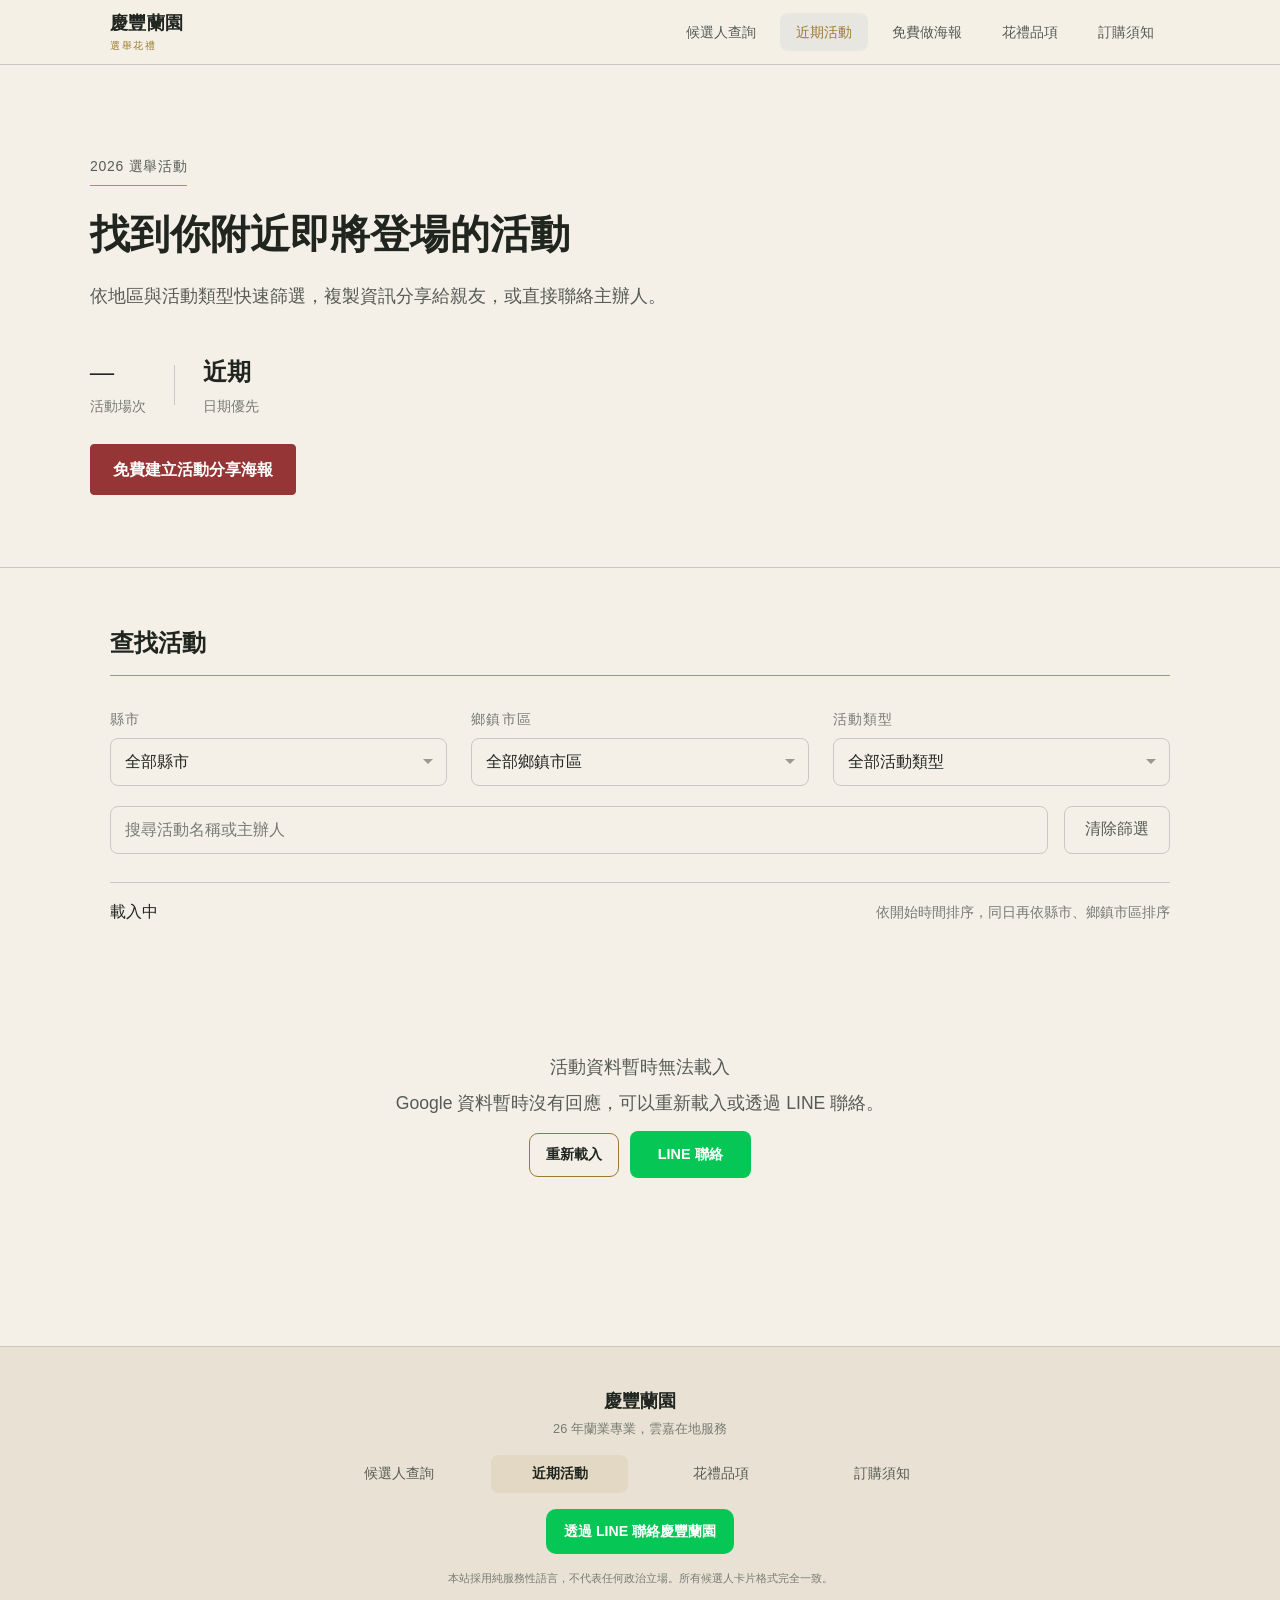
<file: election/events.html>
<!DOCTYPE html>
<html lang="zh-TW">
<head>
  <meta charset="UTF-8">
  <meta name="viewport" content="width=device-width, initial-scale=1.0">
  <title>近期活動｜選舉花禮</title>
  <meta name="description" content="依縣市、鄉鎮市區與活動類型查找近期選舉活動。">
  <link rel="preconnect" href="https://fonts.googleapis.com">
  <link rel="preconnect" href="https://fonts.gstatic.com" crossorigin>
  <link href="https://fonts.googleapis.com/css2?family=Noto+Serif+TC:wght@400;600;700&family=Inter:wght@400;500;600&display=swap" rel="stylesheet">
  <link rel="stylesheet" href="style.css?v=20260809-3">
</head>
<body class="events-page">
  <nav class="nav">
    <div class="nav-inner">
      <a href="index.html" class="nav-logo">
        <span class="logo-text">慶豐蘭園<span class="logo-sub">選舉花禮</span></span>
      </a>
      <div class="nav-links">
        <a href="index.html" class="nav-link">候選人查詢</a>
        <a href="events.html" class="nav-link active">近期活動</a>
        <a href="poster.html" class="nav-link">免費做海報</a>
        <a href="products.html" class="nav-link">花禮品項</a>
        <a href="info.html" class="nav-link">訂購須知</a>
      </div>
      <button class="hamburger" id="hamburger" aria-label="選單">
        <span></span><span></span><span></span>
      </button>
    </div>
    <div class="mobile-menu" id="mobileMenu">
      <a href="index.html" class="mobile-link">候選人查詢</a>
      <a href="events.html" class="mobile-link active">近期活動</a>
      <a href="poster.html" class="mobile-link">免費做海報</a>
      <a href="products.html" class="mobile-link">花禮品項</a>
      <a href="info.html" class="mobile-link">訂購須知</a>
    </div>
  </nav>

  <section class="hero">
    <div class="hero-bg"></div>
    <div class="hero-content">
      <div class="hero-badge">2026 選舉活動</div>
      <h1 class="hero-title">找到你附近即將登場的活動</h1>
      <p class="hero-desc">依地區與活動類型快速篩選，複製資訊分享給親友，或直接聯絡主辦人。</p>
      <div class="hero-stats">
        <div class="stat"><span class="stat-num" id="eventTotalCount">—</span><span class="stat-label">活動場次</span></div>
        <div class="stat-divider"></div>
        <div class="stat"><span class="stat-num">近期</span><span class="stat-label">日期優先</span></div>
      </div>
      <a class="event-poster-create-cta" href="poster.html">免費建立活動分享海報</a>
    </div>
  </section>

  <section class="search-section">
    <div class="container">
      <div class="search-panel">
        <h2 class="search-title">查找活動</h2>
        <div class="filter-grid">
          <div class="filter-group">
            <label for="eventCityFilter" class="filter-label">縣市</label>
            <select id="eventCityFilter" class="filter-select">
              <option value="">全部縣市</option>
            </select>
          </div>
          <div class="filter-group">
            <label for="eventDistrictFilter" class="filter-label">鄉鎮市區</label>
            <select id="eventDistrictFilter" class="filter-select">
              <option value="">全部鄉鎮市區</option>
            </select>
          </div>
          <div class="filter-group">
            <label for="eventTypeFilter" class="filter-label">活動類型</label>
            <select id="eventTypeFilter" class="filter-select">
              <option value="">全部活動類型</option>
              <option value="造勢">造勢</option>
              <option value="掃街">掃街</option>
              <option value="座談會">座談會</option>
              <option value="成立大會">成立大會</option>
              <option value="競選總部活動">競選總部活動</option>
              <option value="其他">其他</option>
            </select>
          </div>
        </div>
        <div class="search-row">
          <div class="search-input-wrap">
            <input type="text" id="eventSearch" class="search-input" placeholder="搜尋活動名稱或主辦人">
          </div>
          <button id="eventClearBtn" class="clear-btn">清除篩選</button>
        </div>
        <div class="result-bar">
          <span id="eventResultCount" class="result-count">載入中</span>
          <div class="sort-info">依開始時間排序，同日再依縣市、鄉鎮市區排序</div>
        </div>
      </div>
    </div>
  </section>

  <section class="candidates-section">
    <div class="container">
      <div id="eventGrid" class="candidate-grid">
        <div class="skeleton-card"></div>
        <div class="skeleton-card"></div>
        <div class="skeleton-card"></div>
      </div>
      <div id="eventEmptyState" class="empty-state hidden">
        <p class="empty-title">目前沒有符合條件的活動</p>
        <p class="empty-sub">換個地區或活動類型再找找看。</p>
      </div>
    </div>
  </section>

  <footer class="footer">
    <div class="container footer-inner">
      <div class="footer-brand">
        <span class="footer-logo">慶豐蘭園</span>
        <p class="footer-tagline">26 年蘭業專業，雲嘉在地服務</p>
      </div>
      <div class="footer-links">
        <a href="index.html">候選人查詢</a>
        <a href="events.html" class="active" aria-current="page">近期活動</a>
        <a href="products.html">花禮品項</a>
        <a href="info.html">訂購須知</a>
      </div>
      <a class="footer-line-link" href="https://line.me/R/ti/p/%40775yvfxq" target="_blank" rel="noopener">透過 LINE 聯絡慶豐蘭園</a>
      <p class="footer-note">本站採用純服務性語言，不代表任何政治立場。所有候選人卡片格式完全一致。</p>
    </div>
  </footer>

  <script src="site-config.js?v=20260809-3"></script>
  <script src="events.js?v=20260809-3"></script>
</body>
</html>
</file>
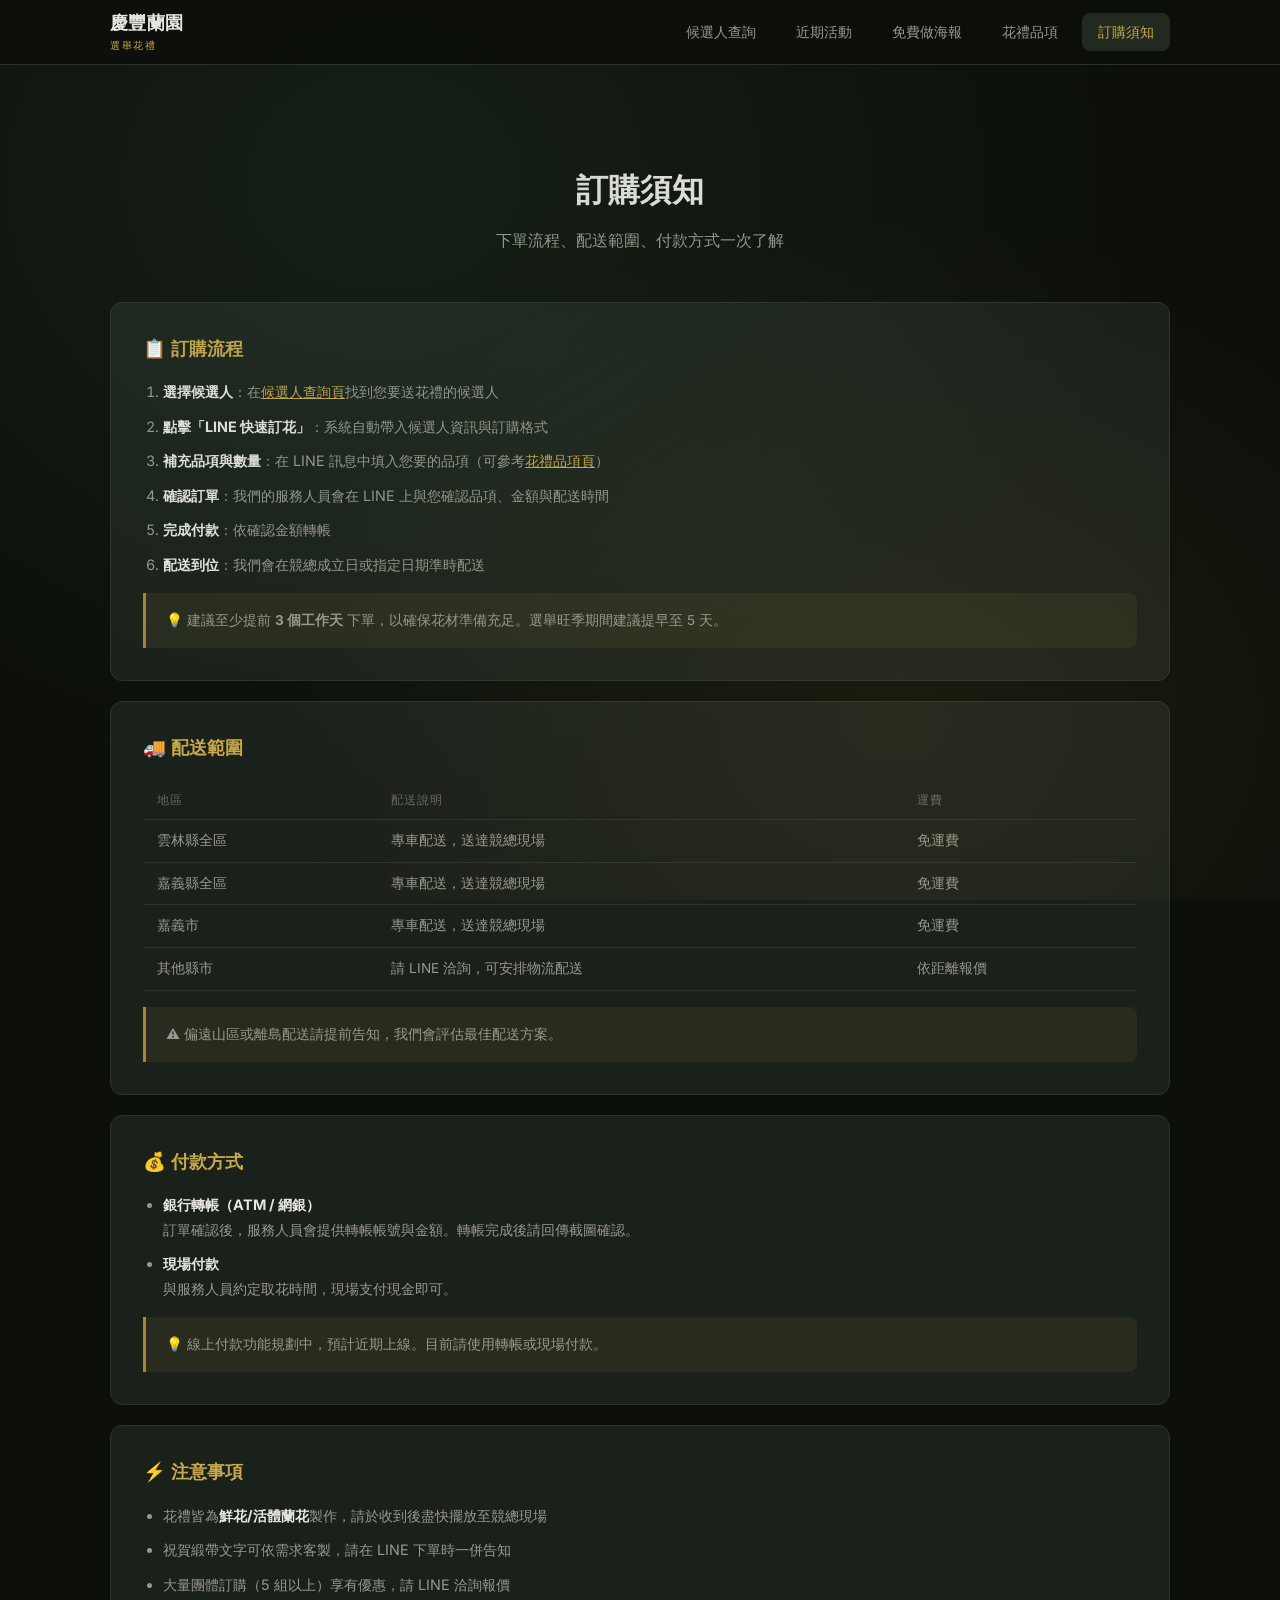
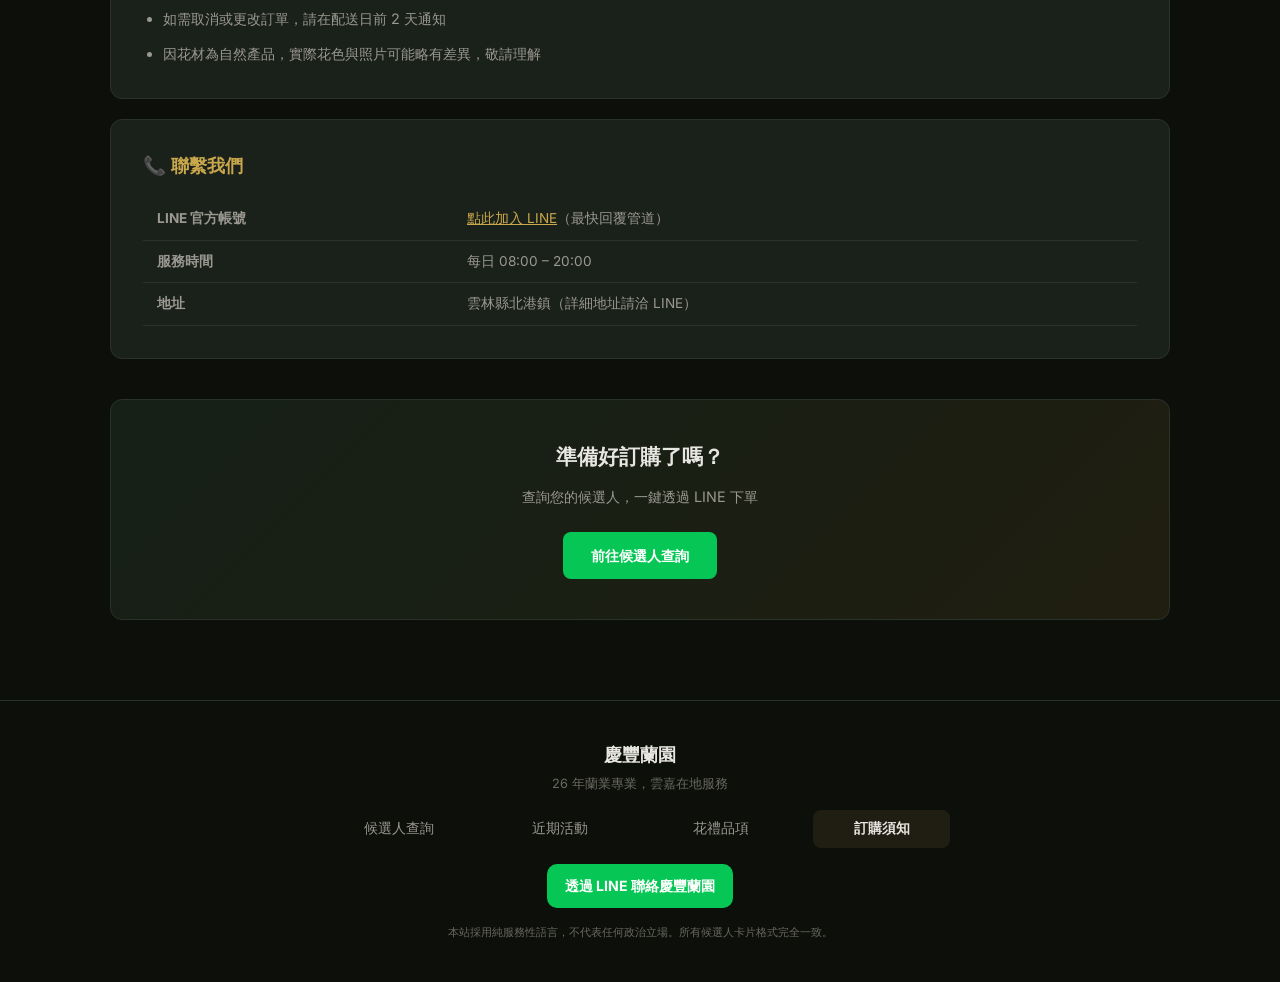
<file: election/info.html>
<!DOCTYPE html>
<html lang="zh-TW">
<head>
  <meta charset="UTF-8">
  <meta name="viewport" content="width=device-width, initial-scale=1.0">
  <title>訂購須知 | 2026 雲嘉選舉花禮 · 慶豐蘭園</title>
  <meta name="description" content="慶豐蘭園選舉花禮訂購流程說明：配送範圍、訂購方式、轉帳資訊一次看。">
  <link rel="preconnect" href="https://fonts.googleapis.com">
  <link rel="preconnect" href="https://fonts.gstatic.com" crossorigin>
  <link href="https://fonts.googleapis.com/css2?family=Noto+Serif+TC:wght@400;600;700&family=Inter:wght@400;500;600&display=swap" rel="stylesheet">
  <link rel="stylesheet" href="style.css?v=20260809-3">
</head>
<body>

  <!-- ===== NAV ===== -->
  <nav class="nav">
    <div class="nav-inner">
      <a href="index.html" class="nav-logo">
        <span class="logo-text">慶豐蘭園<span class="logo-sub">選舉花禮</span></span>
      </a>
      <div class="nav-links">
        <a href="index.html" class="nav-link">候選人查詢</a>
        <a href="events.html" class="nav-link">近期活動</a>
        <a href="poster.html" class="nav-link">免費做海報</a>
        <a href="products.html" class="nav-link">花禮品項</a>
        <a href="info.html" class="nav-link active">訂購須知</a>
      </div>
      <button class="hamburger" id="hamburger" aria-label="選單">
        <span></span><span></span><span></span>
      </button>
    </div>
    <div class="mobile-menu" id="mobileMenu">
      <a href="index.html" class="mobile-link">候選人查詢</a>
      <a href="events.html" class="mobile-link">近期活動</a>
      <a href="poster.html" class="mobile-link">免費做海報</a>
      <a href="products.html" class="mobile-link">花禮品項</a>
      <a href="info.html" class="mobile-link active">訂購須知</a>
    </div>
  </nav>

  <!-- ===== PAGE HEADER ===== -->
  <section class="page-header">
    <div class="hero-bg"></div>
    <h1>訂購須知</h1>
    <p>下單流程、配送範圍、付款方式一次了解</p>
  </section>

  <!-- ===== CONTENT ===== -->
  <section class="info-section">
    <div class="container">

      <!-- 訂購流程 -->
      <div class="info-card">
        <h2>📋 訂購流程</h2>
        <ol>
          <li><strong>選擇候選人</strong>：在<a href="index.html" style="color:var(--gold);text-decoration:underline;">候選人查詢頁</a>找到您要送花禮的候選人</li>
          <li><strong>點擊「LINE 快速訂花」</strong>：系統自動帶入候選人資訊與訂購格式</li>
          <li><strong>補充品項與數量</strong>：在 LINE 訊息中填入您要的品項（可參考<a href="products.html" style="color:var(--gold);text-decoration:underline;">花禮品項頁</a>）</li>
          <li><strong>確認訂單</strong>：我們的服務人員會在 LINE 上與您確認品項、金額與配送時間</li>
          <li><strong>完成付款</strong>：依確認金額轉帳</li>
          <li><strong>配送到位</strong>：我們會在競總成立日或指定日期準時配送</li>
        </ol>
        <div class="info-highlight">
          <p>💡 建議至少提前 <strong>3 個工作天</strong> 下單，以確保花材準備充足。選舉旺季期間建議提早至 5 天。</p>
        </div>
      </div>

      <!-- 配送範圍 -->
      <div class="info-card">
        <h2>🚚 配送範圍</h2>
        <table class="info-table">
          <thead>
            <tr>
              <th>地區</th>
              <th>配送說明</th>
              <th>運費</th>
            </tr>
          </thead>
          <tbody>
            <tr>
              <td>雲林縣全區</td>
              <td>專車配送，送達競總現場</td>
              <td>免運費</td>
            </tr>
            <tr>
              <td>嘉義縣全區</td>
              <td>專車配送，送達競總現場</td>
              <td>免運費</td>
            </tr>
            <tr>
              <td>嘉義市</td>
              <td>專車配送，送達競總現場</td>
              <td>免運費</td>
            </tr>
            <tr>
              <td>其他縣市</td>
              <td>請 LINE 洽詢，可安排物流配送</td>
              <td>依距離報價</td>
            </tr>
          </tbody>
        </table>
        <div class="info-highlight">
          <p>⚠️ 偏遠山區或離島配送請提前告知，我們會評估最佳配送方案。</p>
        </div>
      </div>

      <!-- 付款方式 -->
      <div class="info-card">
        <h2>💰 付款方式</h2>
        <ul>
          <li>
            <strong>銀行轉帳（ATM / 網銀）</strong><br>
            訂單確認後，服務人員會提供轉帳帳號與金額。轉帳完成後請回傳截圖確認。
          </li>
          <li>
            <strong>現場付款</strong><br>
            與服務人員約定取花時間，現場支付現金即可。
          </li>
        </ul>
        <div class="info-highlight">
          <p>💡 線上付款功能規劃中，預計近期上線。目前請使用轉帳或現場付款。</p>
        </div>
      </div>

      <!-- 注意事項 -->
      <div class="info-card">
        <h2>⚡ 注意事項</h2>
        <ul>
          <li>花禮皆為<strong>鮮花/活體蘭花</strong>製作，請於收到後盡快擺放至競總現場</li>
          <li>祝賀緞帶文字可依需求客製，請在 LINE 下單時一併告知</li>
          <li>大量團體訂購（5 組以上）享有優惠，請 LINE 洽詢報價</li>
          <li>如需取消或更改訂單，請在配送日前 2 天通知</li>
          <li>因花材為自然產品，實際花色與照片可能略有差異，敬請理解</li>
        </ul>
      </div>

      <!-- 聯繫我們 -->
      <div class="info-card">
        <h2>📞 聯繫我們</h2>
        <table class="info-table">
          <tbody>
            <tr>
              <td><strong>LINE 官方帳號</strong></td>
              <td><a href="https://line.me/R/ti/p/%40775yvfxq" target="_blank" style="color:var(--gold);text-decoration:underline;">點此加入 LINE</a>（最快回覆管道）</td>
            </tr>
            <tr>
              <td><strong>服務時間</strong></td>
              <td>每日 08:00 – 20:00</td>
            </tr>
            <tr>
              <td><strong>地址</strong></td>
              <td>雲林縣北港鎮（詳細地址請洽 LINE）</td>
            </tr>
          </tbody>
        </table>
      </div>

      <!-- CTA -->
      <div class="cta-banner">
        <h2>準備好訂購了嗎？</h2>
        <p>查詢您的候選人，一鍵透過 LINE 下單</p>
        <a href="index.html" class="btn-line-solid">前往候選人查詢</a>
      </div>

    </div>
  </section>

  <!-- ===== FOOTER ===== -->
  <footer class="footer">
    <div class="container footer-inner">
      <div class="footer-brand">
        <span class="footer-logo">慶豐蘭園</span>
        <p class="footer-tagline">26 年蘭業專業，雲嘉在地服務</p>
      </div>
      <div class="footer-links">
        <a href="index.html">候選人查詢</a>
        <a href="events.html">近期活動</a>
        <a href="products.html">花禮品項</a>
        <a href="info.html" class="active" aria-current="page">訂購須知</a>
      </div>
      <a class="footer-line-link" href="https://line.me/R/ti/p/%40775yvfxq" target="_blank" rel="noopener">透過 LINE 聯絡慶豐蘭園</a>
      <p class="footer-note">本站採用純服務性語言，不代表任何政治立場。所有候選人卡片格式完全一致。</p>
    </div>
  </footer>

  <script>
    document.getElementById('hamburger')?.addEventListener('click', () => {
      document.getElementById('mobileMenu')?.classList.toggle('open');
    });
  </script>
</body>
</html>
</file>
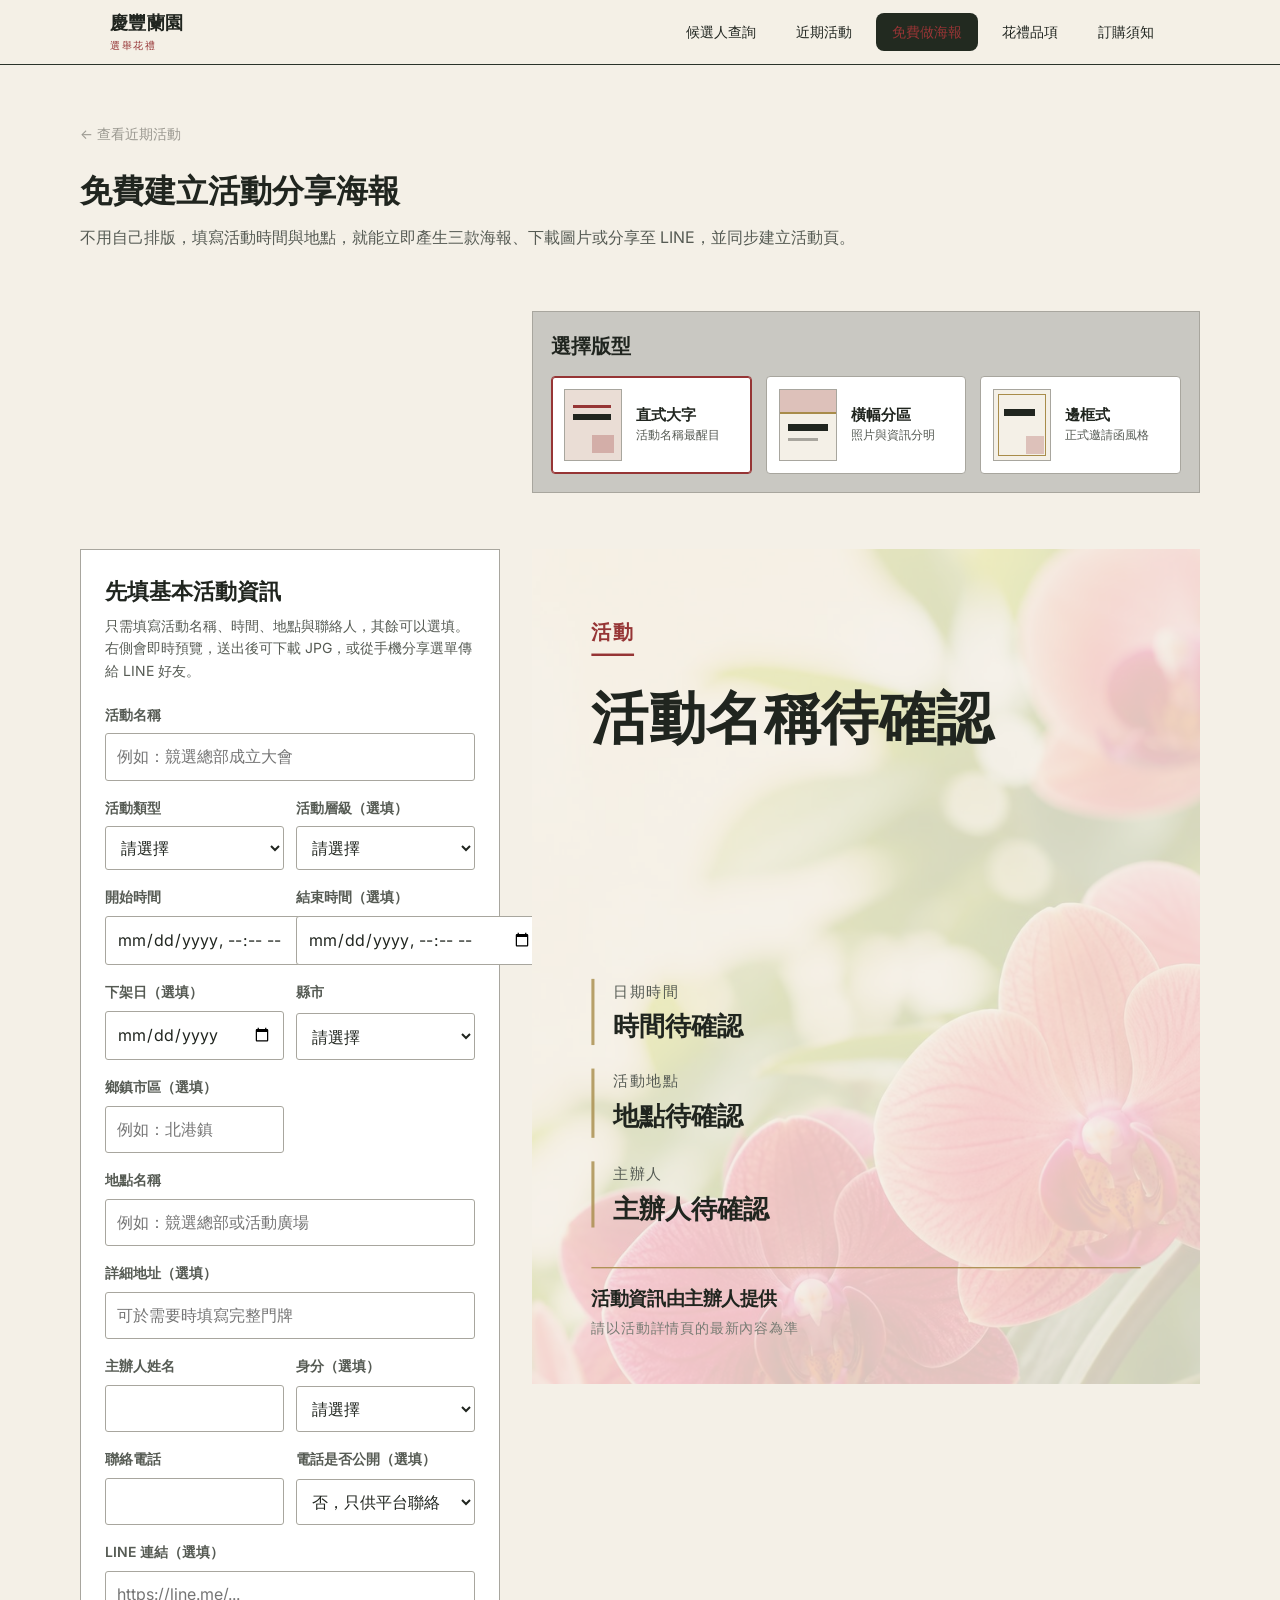
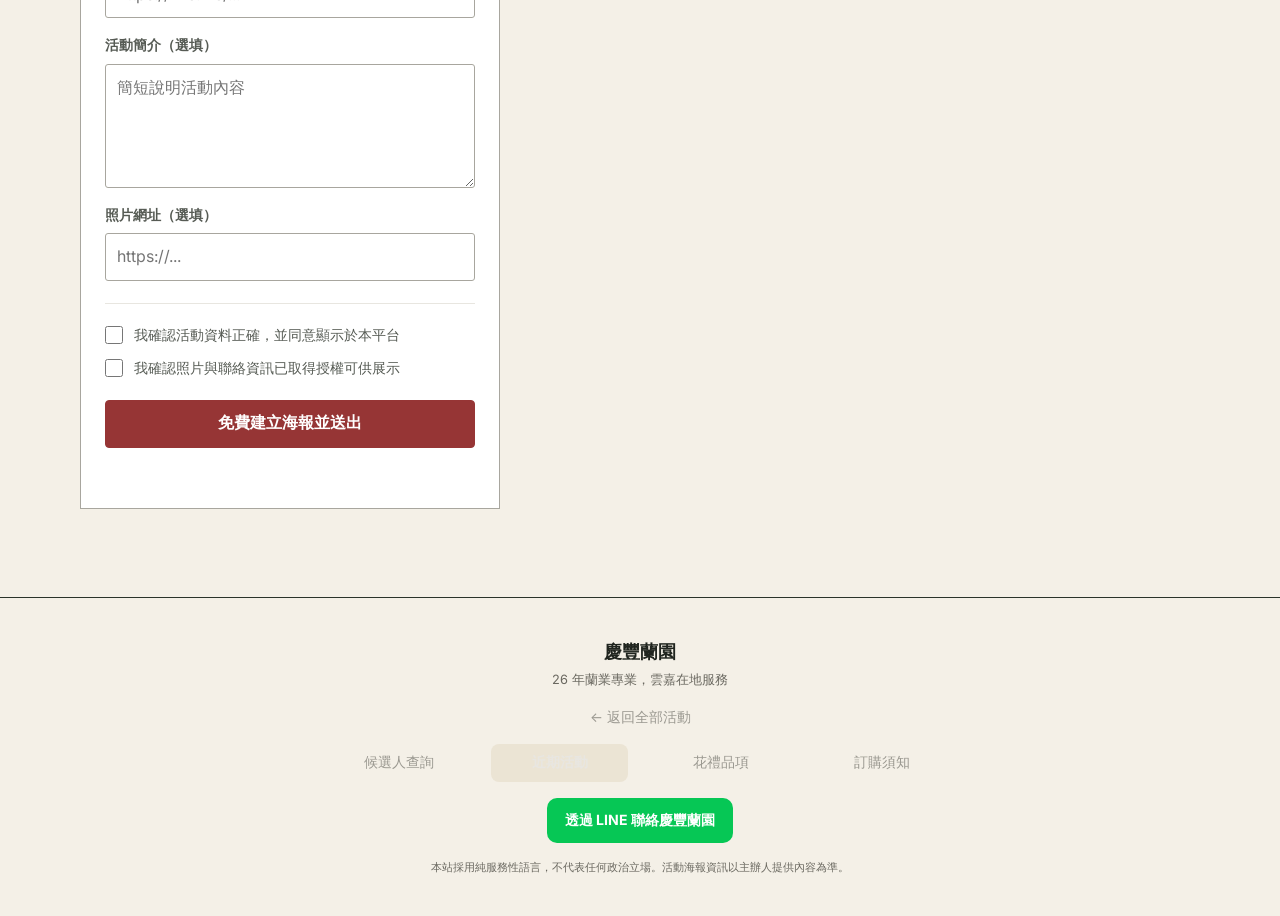
<file: election/poster.html>
<!DOCTYPE html>
<html lang="zh-TW">
<head>
  <meta charset="UTF-8">
  <meta name="viewport" content="width=device-width, initial-scale=1.0">
  <title>活動海報預覽｜慶豐蘭園</title>
  <meta name="description" content="預覽活動分享海報。">
  <link rel="preconnect" href="https://fonts.googleapis.com">
  <link rel="preconnect" href="https://fonts.gstatic.com" crossorigin>
  <link href="https://fonts.googleapis.com/css2?family=Noto+Serif+TC:wght@400;600;700&family=Inter:wght@400;500;600&display=swap" rel="stylesheet">
  <link rel="stylesheet" href="style.css?v=20260809-3">
</head>
<body class="poster-page">
  <nav class="nav">
    <div class="nav-inner">
      <a href="index.html" class="nav-logo">
        <span class="logo-text">慶豐蘭園<span class="logo-sub">選舉花禮</span></span>
      </a>
      <div class="nav-links">
        <a href="index.html" class="nav-link">候選人查詢</a>
        <a href="events.html" class="nav-link">近期活動</a>
        <a href="poster.html" class="nav-link active">免費做海報</a>
        <a href="products.html" class="nav-link">花禮品項</a>
        <a href="info.html" class="nav-link">訂購須知</a>
      </div>
      <button class="hamburger" id="hamburger" aria-label="選單">
        <span></span><span></span><span></span>
      </button>
    </div>
    <div class="mobile-menu" id="mobileMenu">
      <a href="index.html" class="mobile-link">候選人查詢</a>
      <a href="events.html" class="mobile-link">近期活動</a>
      <a href="poster.html" class="mobile-link active">免費做海報</a>
      <a href="products.html" class="mobile-link">花禮品項</a>
      <a href="info.html" class="mobile-link">訂購須知</a>
    </div>
  </nav>

  <main class="poster-page-main">
    <div class="container poster-page-shell">
      <div class="poster-page-heading">
        <a id="posterBackLink" class="event-detail-back" href="events.html">← 返回活動</a>
        <h1 id="posterPageTitle">活動海報預覽</h1>
        <p id="posterPageDescription">不用自己排版，填寫活動時間與地點，就能立即產生三款海報、下載圖片或分享至 LINE，並同步建立活動頁。</p>
      </div>

      <div id="posterState" class="poster-state" aria-live="polite">
        活動資料載入中…
      </div>

      <form id="posterSubmissionForm" class="poster-submission-form hidden">
        <div class="poster-form-intro">
          <h2>先填基本活動資訊</h2>
          <p>只需填寫活動名稱、時間、地點與聯絡人，其餘可以選填。右側會即時預覽，送出後可下載 JPG，或從手機分享選單傳給 LINE 好友。</p>
        </div>

        <div class="poster-form-grid">
          <label class="poster-form-field poster-form-field-wide">
            <span>活動名稱</span>
            <input name="活動名稱" type="text" maxlength="40" required placeholder="例如：競選總部成立大會">
          </label>
          <label class="poster-form-field">
            <span>活動類型</span>
            <select name="活動類型" required>
              <option value="">請選擇</option>
              <option value="造勢">造勢</option>
              <option value="掃街">掃街</option>
              <option value="座談會">座談會</option>
              <option value="成立大會">成立大會</option>
              <option value="競選總部活動">競選總部活動</option>
              <option value="其他">其他</option>
            </select>
          </label>
          <label class="poster-form-field">
            <span>活動層級（選填）</span>
            <select name="活動層級">
              <option value="">請選擇</option>
              <option value="縣市長">縣市長</option>
              <option value="縣市議員">縣市議員</option>
              <option value="鄉鎮市長">鄉鎮市長</option>
              <option value="鄉鎮市民代表">鄉鎮市民代表</option>
              <option value="村里長">村里長</option>
              <option value="其他">其他</option>
            </select>
          </label>
          <label class="poster-form-field">
            <span>開始時間</span>
            <input name="開始時間" type="datetime-local" required>
          </label>
          <label class="poster-form-field">
            <span>結束時間（選填）</span>
            <input name="結束時間" type="datetime-local">
          </label>
          <label class="poster-form-field">
            <span>下架日（選填）</span>
            <input name="下架日" type="date">
          </label>
          <label class="poster-form-field">
            <span>縣市</span>
            <select id="posterCity" name="縣市" required>
              <option value="">請選擇</option>
              <option value="基隆市">基隆市</option>
              <option value="臺北市">臺北市</option>
              <option value="新北市">新北市</option>
              <option value="桃園市">桃園市</option>
              <option value="新竹市">新竹市</option>
              <option value="新竹縣">新竹縣</option>
              <option value="苗栗縣">苗栗縣</option>
              <option value="臺中市">臺中市</option>
              <option value="彰化縣">彰化縣</option>
              <option value="南投縣">南投縣</option>
              <option value="雲林縣">雲林縣</option>
              <option value="嘉義縣">嘉義縣</option>
              <option value="嘉義市">嘉義市</option>
              <option value="臺南市">臺南市</option>
              <option value="高雄市">高雄市</option>
              <option value="屏東縣">屏東縣</option>
              <option value="宜蘭縣">宜蘭縣</option>
              <option value="花蓮縣">花蓮縣</option>
              <option value="臺東縣">臺東縣</option>
              <option value="澎湖縣">澎湖縣</option>
              <option value="金門縣">金門縣</option>
              <option value="連江縣">連江縣</option>
            </select>
          </label>
          <label class="poster-form-field">
            <span>鄉鎮市區（選填）</span>
            <input id="posterDistrict" name="鄉鎮市區" type="text" maxlength="40" placeholder="例如：北港鎮">
          </label>
          <label class="poster-form-field poster-form-field-wide">
            <span>地點名稱</span>
            <input name="地點名稱" type="text" maxlength="60" required placeholder="例如：競選總部或活動廣場">
          </label>
          <label class="poster-form-field poster-form-field-wide">
            <span>詳細地址（選填）</span>
            <input name="詳細地址" type="text" maxlength="100" placeholder="可於需要時填寫完整門牌">
          </label>
          <label class="poster-form-field">
            <span>主辦人姓名</span>
            <input name="主辦人姓名" type="text" maxlength="40" required>
          </label>
          <label class="poster-form-field">
            <span>身分（選填）</span>
            <select name="身分">
              <option value="">請選擇</option>
              <option value="候選人">候選人</option>
              <option value="競選團隊">競選團隊</option>
              <option value="主辦單位">主辦單位</option>
              <option value="其他">其他</option>
            </select>
          </label>
          <label class="poster-form-field">
            <span>聯絡電話</span>
            <input name="電話" type="tel" maxlength="30" required inputmode="tel">
          </label>
          <label class="poster-form-field">
            <span>電話是否公開（選填）</span>
            <select name="電話公開">
              <option value="是">是，確認後可公開</option>
              <option value="否" selected>否，只供平台聯絡</option>
            </select>
          </label>
          <label class="poster-form-field poster-form-field-wide">
            <span>LINE 連結（選填）</span>
            <input name="LINE" type="url" maxlength="300" placeholder="https://line.me/...">
          </label>
          <label class="poster-form-field poster-form-field-wide">
            <span>活動簡介（選填）</span>
            <textarea name="簡介" rows="4" maxlength="500" placeholder="簡短說明活動內容"></textarea>
          </label>
          <label class="poster-form-field poster-form-field-wide">
            <span>照片網址（選填）</span>
            <input name="照片網址" type="url" maxlength="500" placeholder="https://...">
          </label>
        </div>

        <div class="poster-form-consents">
          <label>
            <input name="confirmAccuracy" type="checkbox" required>
            <span>我確認活動資料正確，並同意顯示於本平台</span>
          </label>
          <label>
            <input name="confirmAuthorization" type="checkbox" required>
            <span>我確認照片與聯絡資訊已取得授權可供展示</span>
          </label>
        </div>

        <button id="posterSubmitButton" type="submit" class="poster-submit-button">免費建立海報並送出</button>
        <p id="posterSubmitStatus" class="poster-submit-status" role="status" aria-live="polite"></p>
      </form>

      <section id="posterTemplatePicker" class="poster-template-picker hidden" aria-label="選擇海報版型">
        <h2>選擇版型</h2>
        <div class="poster-template-options" role="group" aria-label="三款固定海報版型">
          <button type="button" class="poster-template-option is-selected" data-poster-template="bold" aria-pressed="true">
            <span class="poster-template-swatch swatch-bold" aria-hidden="true"><i></i><b></b><em></em></span>
            <strong>直式大字</strong>
            <small>活動名稱最醒目</small>
          </button>
          <button type="button" class="poster-template-option" data-poster-template="split" aria-pressed="false">
            <span class="poster-template-swatch swatch-split" aria-hidden="true"><i></i><b></b><em></em></span>
            <strong>橫幅分區</strong>
            <small>照片與資訊分明</small>
          </button>
          <button type="button" class="poster-template-option" data-poster-template="bordered" aria-pressed="false">
            <span class="poster-template-swatch swatch-bordered" aria-hidden="true"><i></i><b></b><em></em></span>
            <strong>邊框式</strong>
            <small>正式邀請函風格</small>
          </button>
        </div>
      </section>

      <div id="posterViewport" class="poster-viewport hidden">
        <div id="posterScaleShell" class="poster-scale-shell">
          <article id="posterCanvas" class="event-poster poster-template-bold">
            <img id="posterBackground" class="event-poster-background" alt="" crossorigin="anonymous">
            <div class="event-poster-overlay"></div>
            <div class="event-poster-content">
              <div>
                <p id="posterType" class="event-poster-type"></p>
                <h2 id="posterTitle" class="event-poster-title"></h2>
              </div>

              <div class="event-poster-details">
                <div class="event-poster-detail">
                  <span>日期時間</span>
                  <strong id="posterDate"></strong>
                </div>
                <div class="event-poster-detail">
                  <span>活動地點</span>
                  <strong id="posterPlace"></strong>
                  <p id="posterAddress"></p>
                </div>
                <div class="event-poster-detail">
                  <span>主辦人</span>
                  <strong id="posterOrganizer"></strong>
                </div>
              </div>

              <footer class="event-poster-footer">
                <div class="event-poster-rule"></div>
                <div class="event-poster-brand">
                  <strong>活動資訊由主辦人提供</strong>
                  <span id="posterFooterNote">請以活動詳情頁的最新內容為準</span>
                </div>
                <div id="posterQrGroup" class="event-poster-qr-group">
                  <div id="posterQrCode" class="event-poster-qr" aria-label="活動詳情 QR Code"></div>
                  <span>掃描查看最新活動資訊</span>
                </div>
              </footer>
            </div>
          </article>
        </div>
      </div>

      <div id="posterActions" class="poster-actions hidden">
        <button id="posterDownloadButton" type="button" class="poster-download-button">下載海報</button>
        <button id="posterShareButton" type="button" class="poster-share-button">分享海報</button>
        <p id="posterDownloadStatus" role="status" aria-live="polite">手機可開啟分享選單後選擇 LINE；不支援時可先下載。</p>
      </div>
    </div>
  </main>

  <footer class="footer">
    <div class="container footer-inner">
      <div class="footer-brand">
        <span class="footer-logo">慶豐蘭園</span>
        <p class="footer-tagline">26 年蘭業專業，雲嘉在地服務</p>
      </div>
      <a class="footer-return-link" href="events.html">← 返回全部活動</a>
      <div class="footer-links">
        <a href="index.html">候選人查詢</a>
        <a href="events.html" class="active" aria-current="page">近期活動</a>
        <a href="products.html">花禮品項</a>
        <a href="info.html">訂購須知</a>
      </div>
      <a class="footer-line-link" href="https://line.me/R/ti/p/%40775yvfxq" target="_blank" rel="noopener">透過 LINE 聯絡慶豐蘭園</a>
      <p class="footer-note">本站採用純服務性語言，不代表任何政治立場。活動海報資訊以主辦人提供內容為準。</p>
    </div>
  </footer>

  <script src="site-config.js?v=20260809-3"></script>
  <script src="assets/html2canvas.min.js?v=1.4.1"></script>
  <script src="assets/qrcode.min.js?v=1.0.0"></script>
  <script src="poster.js?v=20260809-3"></script>
</body>
</html>
</file>
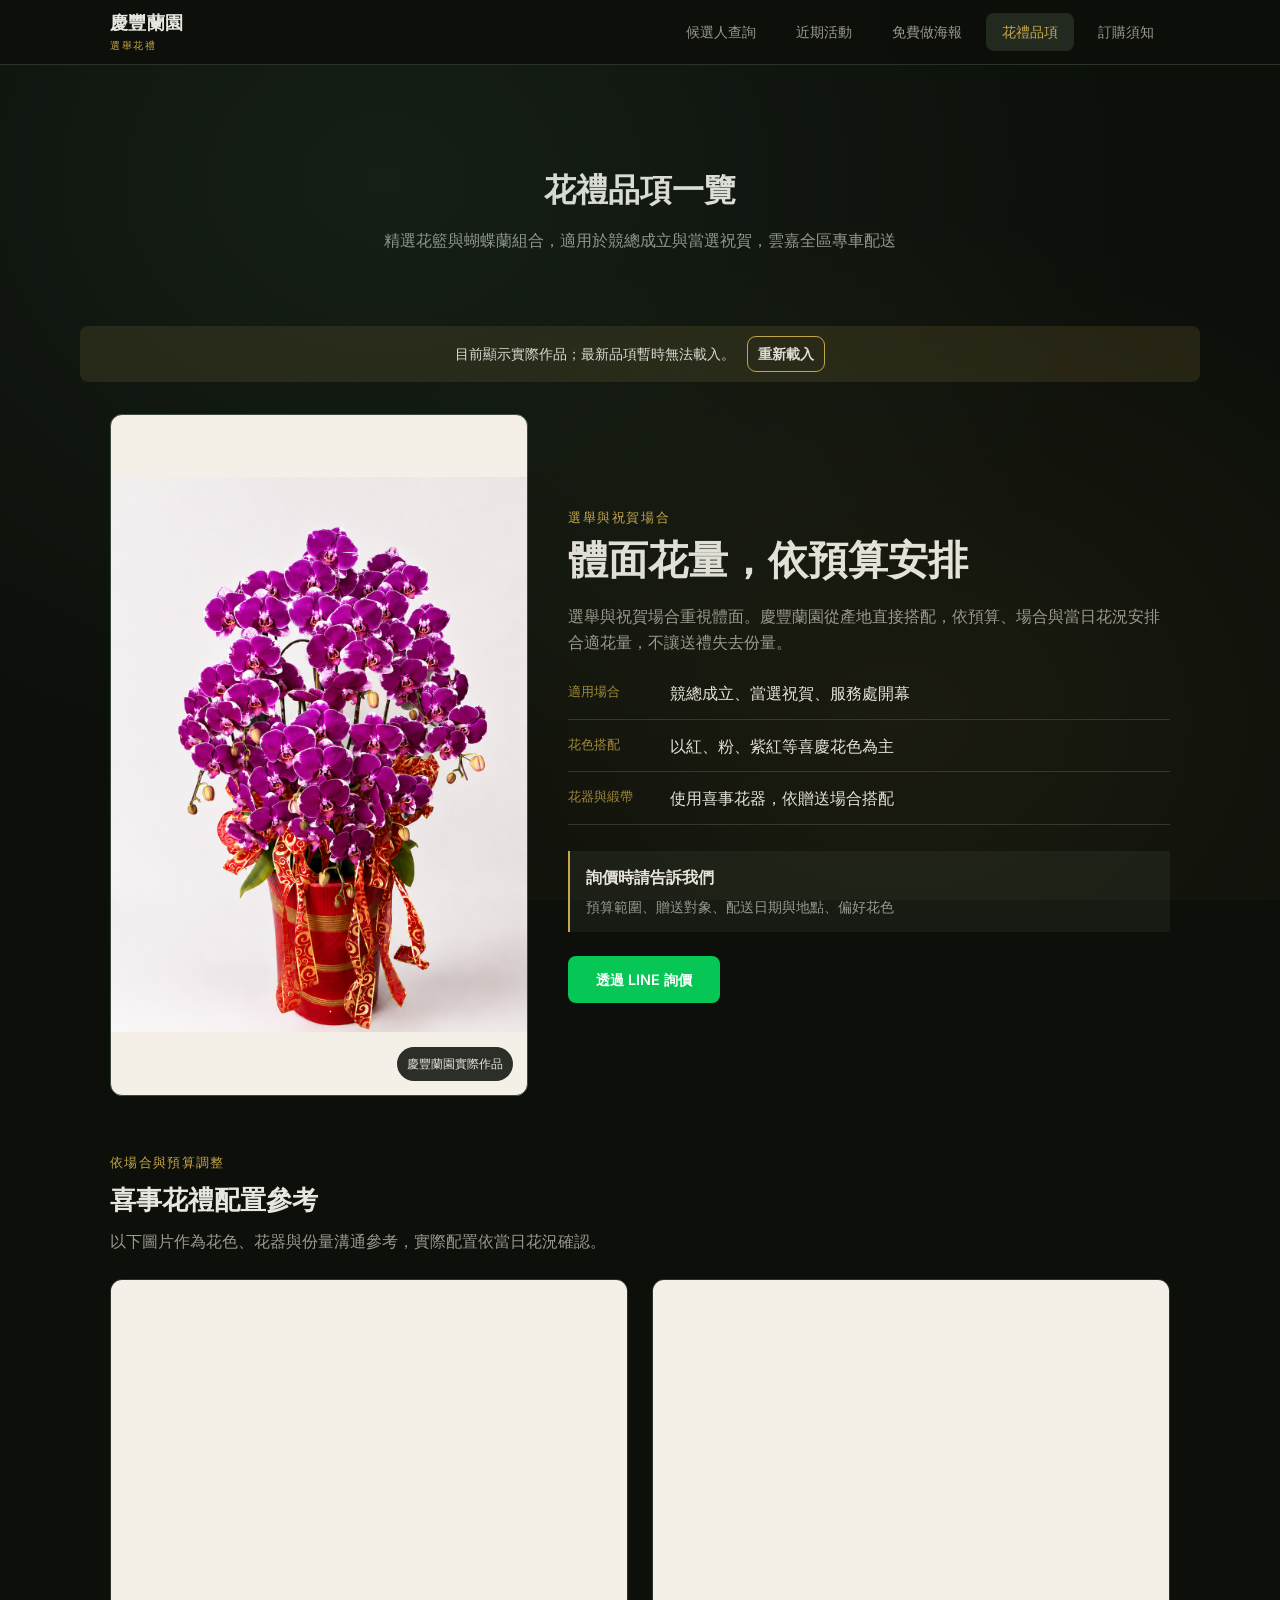
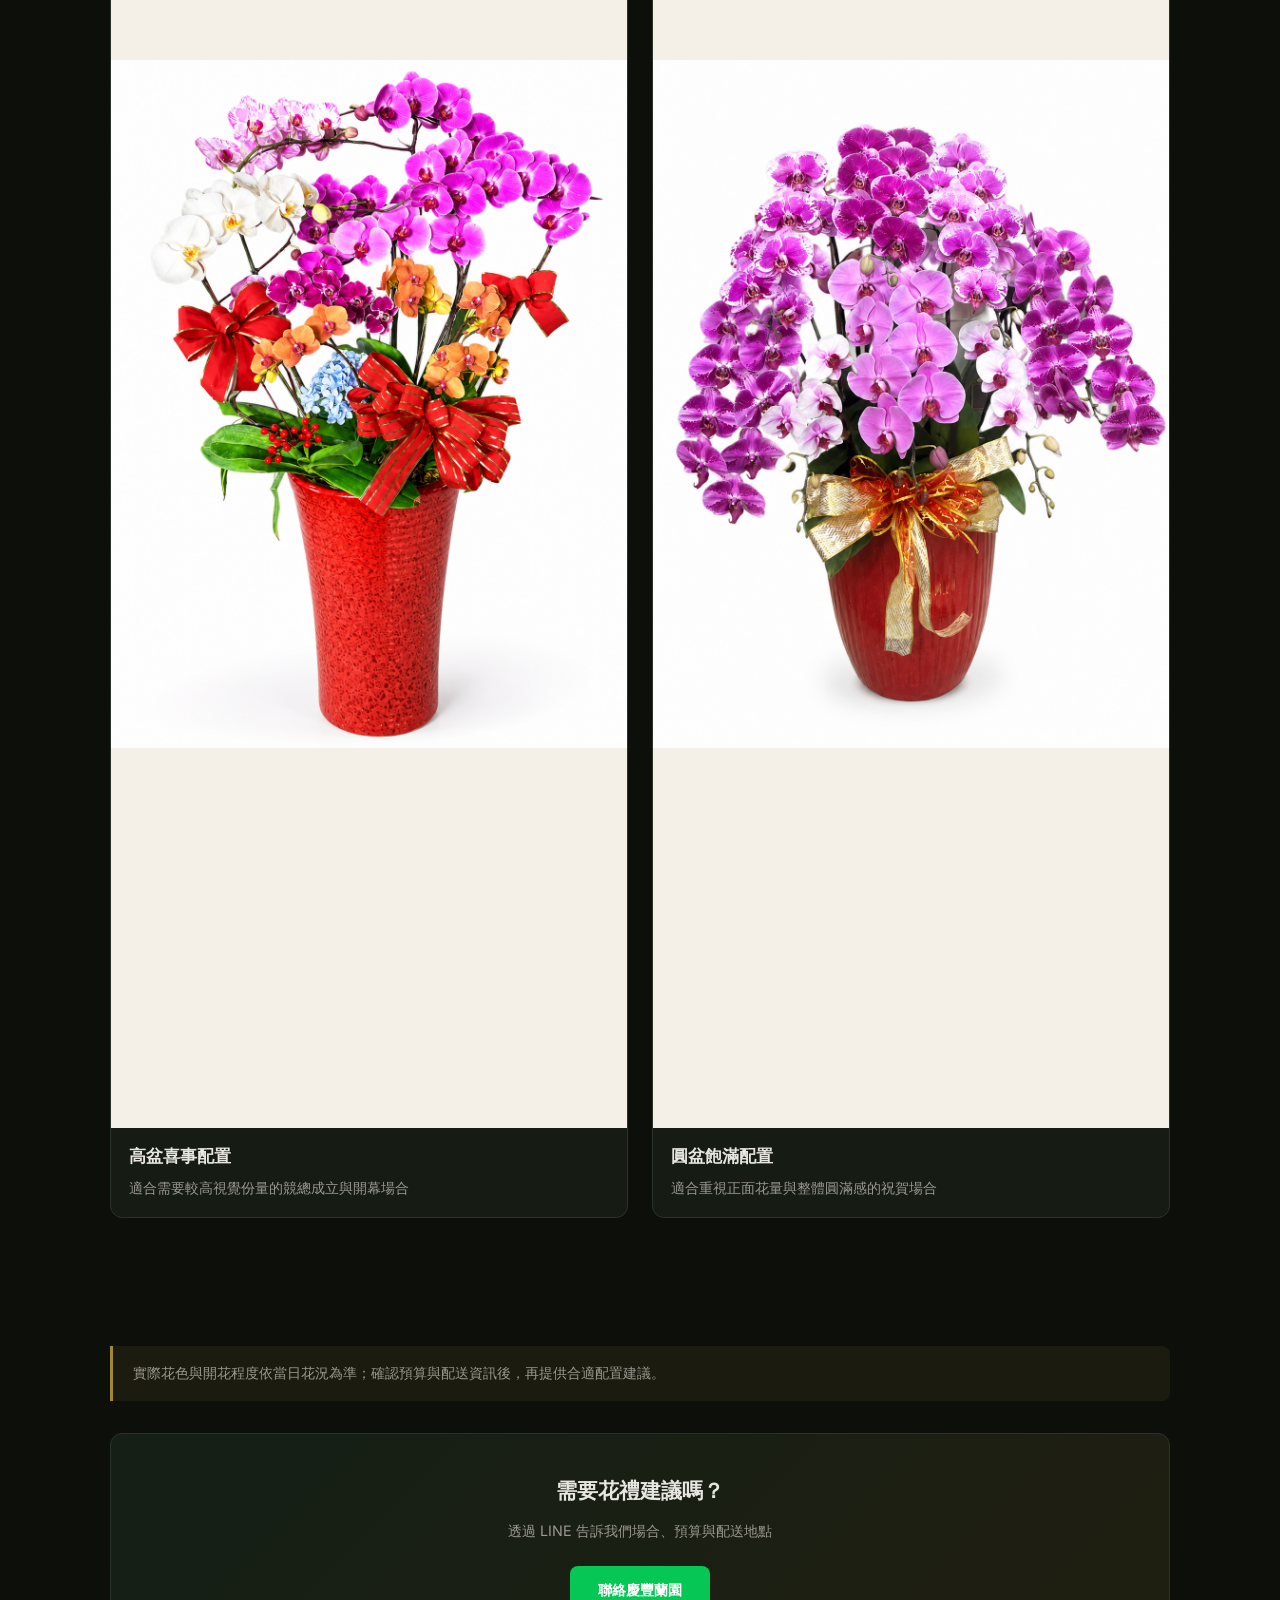
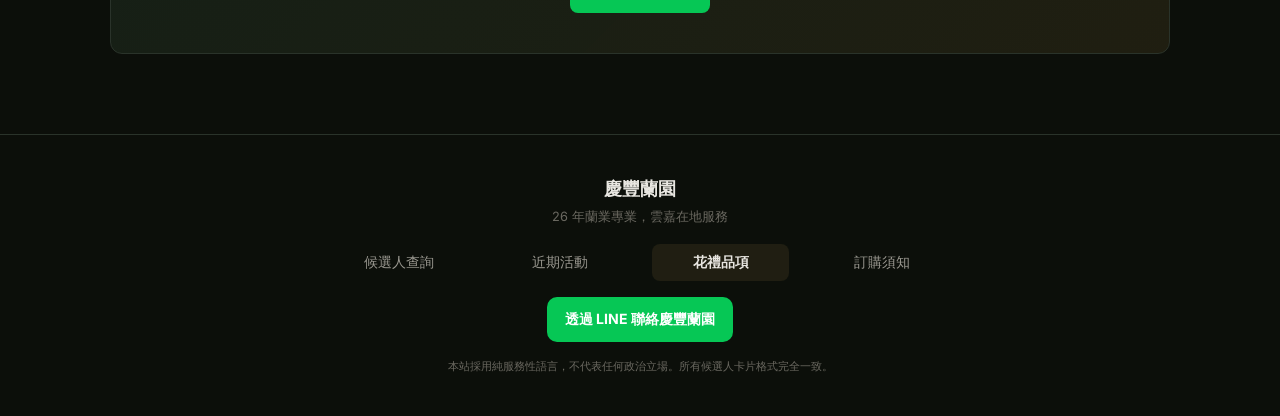
<file: election/products.html>
<!DOCTYPE html>
<html lang="zh-TW">
<head>
  <meta charset="UTF-8">
  <meta name="viewport" content="width=device-width, initial-scale=1.0">
  <title>花禮品項 | 2026 雲嘉選舉花禮 · 慶豐蘭園</title>
  <meta name="description" content="慶豐蘭園選舉花禮品項一覽：競總成立花籃、當選賀蘭，多種檔位任選，雲嘉全區配送。">
  <link rel="preconnect" href="https://fonts.googleapis.com">
  <link rel="preconnect" href="https://fonts.gstatic.com" crossorigin>
  <link href="https://fonts.googleapis.com/css2?family=Noto+Serif+TC:wght@400;600;700&family=Inter:wght@400;500;600&display=swap" rel="stylesheet">
  <link rel="stylesheet" href="style.css?v=20260809-3">
</head>
<body>

  <!-- ===== NAV ===== -->
  <nav class="nav">
    <div class="nav-inner">
      <a href="index.html" class="nav-logo">
        <span class="logo-text">慶豐蘭園<span class="logo-sub">選舉花禮</span></span>
      </a>
      <div class="nav-links">
        <a href="index.html" class="nav-link">候選人查詢</a>
        <a href="events.html" class="nav-link">近期活動</a>
        <a href="poster.html" class="nav-link">免費做海報</a>
        <a href="products.html" class="nav-link active">花禮品項</a>
        <a href="info.html" class="nav-link">訂購須知</a>
      </div>
      <button class="hamburger" id="hamburger" aria-label="選單">
        <span></span><span></span><span></span>
      </button>
    </div>
    <div class="mobile-menu" id="mobileMenu">
      <a href="index.html" class="mobile-link">候選人查詢</a>
      <a href="events.html" class="mobile-link">近期活動</a>
      <a href="poster.html" class="mobile-link">免費做海報</a>
      <a href="products.html" class="mobile-link active">花禮品項</a>
      <a href="info.html" class="mobile-link">訂購須知</a>
    </div>
  </nav>

  <!-- ===== PAGE HEADER ===== -->
  <section class="page-header">
    <div class="hero-bg"></div>
    <h1>花禮品項一覽</h1>
    <p>精選花籃與蝴蝶蘭組合，適用於競總成立與當選祝賀，雲嘉全區專車配送</p>
  </section>
  <div id="productLoadStatus" class="product-load-status" role="status" aria-live="polite">
    正在載入最新品項…
  </div>

  <section class="product-showcase container" aria-labelledby="realWorkTitle">
    <div class="product-showcase-media">
      <img src="assets/real-celebration-orchid-purple-red-v1.png" alt="紅色喜事花器搭配紫紅蝴蝶蘭的實際花禮作品" width="1086" height="1448">
      <span class="product-work-badge">慶豐蘭園實際作品</span>
    </div>
    <div class="product-showcase-copy">
      <p class="product-showcase-kicker">選舉與祝賀場合</p>
      <h2 id="realWorkTitle">體面花量，依預算安排</h2>
      <p>選舉與祝賀場合重視體面。慶豐蘭園從產地直接搭配，依預算、場合與當日花況安排合適花量，不讓送禮失去份量。</p>
      <dl class="product-work-details">
        <div><dt>適用場合</dt><dd>競總成立、當選祝賀、服務處開幕</dd></div>
        <div><dt>花色搭配</dt><dd>以紅、粉、紫紅等喜慶花色為主</dd></div>
        <div><dt>花器與緞帶</dt><dd>使用喜事花器，依贈送場合搭配</dd></div>
      </dl>
      <div class="product-inquiry-note">
        <strong>詢價時請告訴我們</strong>
        <span>預算範圍、贈送對象、配送日期與地點、偏好花色</span>
      </div>
      <a href="https://line.me/R/ti/p/%40775yvfxq" class="btn-line-solid" target="_blank" rel="noopener">透過 LINE 詢價</a>
    </div>
  </section>

  <section class="container product-reference-section" aria-labelledby="referenceTitle">
    <div class="product-reference-heading">
      <p>依場合與預算調整</p>
      <h2 id="referenceTitle">喜事花禮配置參考</h2>
      <span>以下圖片作為花色、花器與份量溝通參考，實際配置依當日花況確認。</span>
    </div>
    <div class="product-reference-grid">
      <figure class="product-reference-card">
        <img src="assets/reference-celebration-tall-red-v1.png" alt="紅色高盆搭配多色蝴蝶蘭的喜事花禮配置參考" width="1086" height="1448" loading="lazy">
        <figcaption>
          <strong>高盆喜事配置</strong>
          <span>適合需要較高視覺份量的競總成立與開幕場合</span>
        </figcaption>
      </figure>
      <figure class="product-reference-card">
        <img src="assets/reference-celebration-round-red-v1.png" alt="紅色圓盆搭配紫紅蝴蝶蘭的喜事花禮配置參考" width="1086" height="1448" loading="lazy">
        <figcaption>
          <strong>圓盆飽滿配置</strong>
          <span>適合重視正面花量與整體圓滿感的祝賀場合</span>
        </figcaption>
      </figure>
    </div>
  </section>

  <!-- Products 工作表有上架資料時才顯示 -->
  <section class="container product-live-section" id="campaignProductSection" hidden>
    <h2>競總成立花禮</h2>
    <div class="product-grid" id="campaignProductGrid"></div>
  </section>

  <section class="container product-live-section" id="electedProductSection" hidden>
    <h2>當選祝賀花禮</h2>
    <div class="product-grid" id="electedProductGrid"></div>
  </section>

  <!-- ===== 備註 ===== -->
  <section class="container" style="padding: 48px 20px 80px;">
    <div class="info-highlight">
      <p>實際花色與開花程度依當日花況為準；確認預算與配送資訊後，再提供合適配置建議。</p>
    </div>
    <div class="cta-banner" style="margin-top:32px;">
      <h2>需要花禮建議嗎？</h2>
      <p>透過 LINE 告訴我們場合、預算與配送地點</p>
      <a href="https://line.me/R/ti/p/%40775yvfxq" class="btn-line-solid" target="_blank" rel="noopener">聯絡慶豐蘭園</a>
    </div>
  </section>

  <!-- ===== FOOTER ===== -->
  <footer class="footer">
    <div class="container footer-inner">
      <div class="footer-brand">
        <span class="footer-logo">慶豐蘭園</span>
        <p class="footer-tagline">26 年蘭業專業，雲嘉在地服務</p>
      </div>
      <div class="footer-links">
        <a href="index.html">候選人查詢</a>
        <a href="events.html">近期活動</a>
        <a href="products.html" class="active" aria-current="page">花禮品項</a>
        <a href="info.html">訂購須知</a>
      </div>
      <a class="footer-line-link" href="https://line.me/R/ti/p/%40775yvfxq" target="_blank" rel="noopener">透過 LINE 聯絡慶豐蘭園</a>
      <p class="footer-note">本站採用純服務性語言，不代表任何政治立場。所有候選人卡片格式完全一致。</p>
    </div>
  </footer>

  <script src="site-config.js?v=20260809-3"></script>
  <script src="products.js?v=20260809-3"></script>
</body>
</html>
</file>
<file: election/style.css>
/* ====================================================
   慶豐蘭園 · 選舉花禮站 — Design System
   色彩策略：深墨綠 + 金色點綴 = 專業、中立、質感
   ==================================================== */

/* ---------- Reset & Base ---------- */
*, *::before, *::after { box-sizing: border-box; margin: 0; padding: 0; }

:root {
  /* Warm neutral hierarchy */
  --paper:      #f4f0e7;
  --space:      #c9c8c2;
  --space-light:#e8e6e0;
  --space-dark: #a8a69e;

  /* Core palette */
  --bg:        #0c0f0a;
  --bg-card:   #161b14;
  --bg-panel:  #1a201a;
  --bg-hover:  #222a20;
  --border:    #2a332a;
  --border-light: #3a4a3a;

  /* Text */
  --text:       #e8e6e1;
  --text-dim:   #9a9890;
  --text-muted: #6a6860;

  /* Accent */
  --gold:       #c9a84c;
  --gold-dim:   #a08838;
  --green:      #4a7c59;
  --green-light:#5d9970;
  --line-green: #06C755;
  --line-hover: #05b04a;

  /* Status */
  --status-prep:    #6a6860;
  --status-active:  #4a7c59;
  --status-elected: #c9a84c;

  /* Spacing */
  --container: 1100px;
  --radius:    12px;
  --radius-sm: 8px;

  /* Transitions */
  --ease: cubic-bezier(0.4, 0, 0.2, 1);
}

html {
  scroll-behavior: smooth;
  -webkit-font-smoothing: antialiased;
}

body {
  font-family: 'Inter', 'Noto Serif TC', -apple-system, BlinkMacSystemFont, sans-serif;
  background: var(--bg);
  color: var(--text);
  line-height: 1.6;
  min-height: 100vh;
}

a { color: inherit; text-decoration: none; }
img { max-width: 100%; display: block; }

.container {
  max-width: var(--container);
  margin: 0 auto;
  padding: 0 20px;
}

.hidden { display: none !important; }


/* ====================================================
   NAV
   ==================================================== */
.nav {
  position: sticky;
  top: 0;
  z-index: 100;
  background: rgba(12, 15, 10, 0.85);
  backdrop-filter: blur(20px);
  -webkit-backdrop-filter: blur(20px);
  border-bottom: 1px solid var(--border);
}

.nav-inner {
  max-width: var(--container);
  margin: 0 auto;
  padding: 0 20px;
  display: flex;
  align-items: center;
  justify-content: space-between;
  height: 64px;
}

.nav-logo {
  display: flex;
  align-items: center;
  gap: 10px;
}

.logo-icon {
  font-size: 1.5rem;
}

.logo-text {
  font-family: 'Noto Serif TC', serif;
  font-weight: 700;
  font-size: 1.15rem;
  color: var(--text);
  letter-spacing: 0.02em;
}

.logo-sub {
  display: block;
  font-size: 0.65rem;
  font-weight: 400;
  color: var(--gold);
  letter-spacing: 0.15em;
}

.nav-links {
  display: flex;
  gap: 8px;
}

.nav-link {
  padding: 8px 16px;
  font-size: 0.875rem;
  font-weight: 500;
  color: var(--text-dim);
  border-radius: var(--radius-sm);
  transition: all 0.2s var(--ease);
}

.nav-link:hover,
.nav-link.active {
  color: var(--text);
  background: var(--bg-hover);
}

.nav-link.active {
  color: var(--gold);
}

/* Hamburger */
.hamburger {
  display: none;
  flex-direction: column;
  gap: 5px;
  background: none;
  border: none;
  cursor: pointer;
  padding: 8px;
}

.hamburger span {
  display: block;
  width: 22px;
  height: 2px;
  background: var(--text-dim);
  border-radius: 2px;
  transition: all 0.3s var(--ease);
}

.mobile-menu {
  display: none;
  flex-direction: column;
  padding: 8px 20px 16px;
  gap: 4px;
  max-width: var(--container);
  margin: 0 auto;
}

.mobile-menu.open {
  display: flex;
}

.mobile-link {
  padding: 12px 16px;
  font-size: 0.9rem;
  color: var(--text-dim);
  border-radius: var(--radius-sm);
  transition: background 0.2s var(--ease);
}

.mobile-link:hover {
  background: var(--bg-hover);
  color: var(--text);
}


/* ====================================================
   HERO
   ==================================================== */
.hero {
  position: relative;
  padding: 100px 20px 80px;
  text-align: center;
  overflow: hidden;
}

.hero-bg {
  position: absolute;
  inset: 0;
  background:
    radial-gradient(ellipse at 30% 20%, rgba(74, 124, 89, 0.15) 0%, transparent 60%),
    radial-gradient(ellipse at 70% 80%, rgba(201, 168, 76, 0.08) 0%, transparent 50%);
  pointer-events: none;
}

.hero-content {
  position: relative;
  max-width: 700px;
  margin: 0 auto;
}

.hero-badge {
  display: inline-block;
  padding: 6px 18px;
  font-size: 0.8rem;
  font-weight: 500;
  color: var(--gold);
  border: 1px solid var(--gold-dim);
  border-radius: 100px;
  margin-bottom: 28px;
  letter-spacing: 0.05em;
  animation: fadeInDown 0.6s var(--ease) both;
}

.hero-title {
  font-family: 'Noto Serif TC', serif;
  font-size: 2.5rem;
  font-weight: 700;
  line-height: 1.3;
  margin-bottom: 20px;
  animation: fadeInDown 0.6s var(--ease) 0.1s both;
}

.hero-accent {
  color: var(--gold);
}

.hero-desc {
  font-size: 1rem;
  color: var(--text-dim);
  line-height: 1.8;
  margin-bottom: 40px;
  animation: fadeInDown 0.6s var(--ease) 0.2s both;
}

.hero-stats {
  display: flex;
  align-items: center;
  justify-content: center;
  gap: 32px;
  animation: fadeInDown 0.6s var(--ease) 0.3s both;
}

.stat {
  display: flex;
  flex-direction: column;
  align-items: center;
}

.stat-num {
  font-family: 'Noto Serif TC', serif;
  font-size: 1.5rem;
  font-weight: 700;
  color: var(--gold);
}

.stat-label {
  font-size: 0.75rem;
  color: var(--text-muted);
  margin-top: 4px;
}

.stat-divider {
  width: 1px;
  height: 40px;
  background: var(--border);
}

.hero-scroll-hint {
  margin-top: 48px;
  font-size: 1.2rem;
  color: var(--text-muted);
  animation: bounce 2s infinite;
}


/* ====================================================
   SEARCH PANEL
   ==================================================== */
.search-section {
  padding: 0 0 40px;
  margin-top: -20px;
}

.search-panel {
  background: var(--bg-panel);
  border: 1px solid var(--border);
  border-radius: var(--radius);
  padding: 32px;
}

.search-title {
  font-family: 'Noto Serif TC', serif;
  font-size: 1.2rem;
  font-weight: 600;
  margin-bottom: 24px;
  color: var(--text);
}

.filter-grid {
  display: grid;
  grid-template-columns: repeat(3, minmax(0, 1fr));
  gap: 16px;
  margin-bottom: 16px;
}

.coverage-summary {
  margin-top: 14px;
  color: var(--text);
  font-size: 0.9rem;
  font-weight: 600;
  line-height: 1.7;
}

.coverage-note {
  margin-top: 4px;
  color: var(--text-muted);
  font-size: 0.85rem;
  line-height: 1.7;
}

.review-notice {
  margin: 14px 0 0;
  padding: 12px 14px;
  border-left: 3px solid var(--gold);
  background: rgba(201, 168, 76, 0.08);
  color: var(--text-dim);
  font-size: 0.85rem;
  line-height: 1.7;
}

.filter-group {
  display: flex;
  flex-direction: column;
  gap: 6px;
}

.filter-label {
  font-size: 0.75rem;
  font-weight: 500;
  color: var(--text-muted);
  text-transform: uppercase;
  letter-spacing: 0.08em;
}

.filter-select {
  padding: 10px 14px;
  background: var(--bg);
  color: var(--text);
  border: 1px solid var(--border);
  border-radius: var(--radius-sm);
  font-size: 0.9rem;
  cursor: pointer;
  transition: border-color 0.2s var(--ease);
  appearance: none;
  background-image: url("data:image/svg+xml,%3Csvg xmlns='http://www.w3.org/2000/svg' width='12' height='12' viewBox='0 0 12 12'%3E%3Cpath fill='%239a9890' d='M6 8L1 3h10z'/%3E%3C/svg%3E");
  background-repeat: no-repeat;
  background-position: right 12px center;
}

.filter-select:focus {
  outline: none;
  border-color: var(--gold-dim);
}

.search-row {
  display: flex;
  gap: 12px;
  margin-bottom: 16px;
}

.search-input-wrap {
  flex: 1;
  position: relative;
}

.search-icon {
  position: absolute;
  left: 14px;
  top: 50%;
  transform: translateY(-50%);
  font-size: 0.9rem;
  pointer-events: none;
}

.search-input {
  width: 100%;
  padding: 10px 14px 10px 40px;
  background: var(--bg);
  color: var(--text);
  border: 1px solid var(--border);
  border-radius: var(--radius-sm);
  font-size: 0.9rem;
  transition: border-color 0.2s var(--ease);
}

.search-input:focus {
  outline: none;
  border-color: var(--gold-dim);
}

.search-input::placeholder {
  color: var(--text-muted);
}

.clear-btn {
  padding: 10px 20px;
  background: transparent;
  color: var(--text-dim);
  border: 1px solid var(--border);
  border-radius: var(--radius-sm);
  font-size: 0.85rem;
  cursor: pointer;
  transition: all 0.2s var(--ease);
  white-space: nowrap;
}

.clear-btn:hover {
  color: var(--text);
  border-color: var(--border-light);
  background: var(--bg-hover);
}

.result-bar {
  display: flex;
  align-items: center;
  justify-content: space-between;
  padding-top: 12px;
  border-top: 1px solid var(--border);
}

.result-count {
  font-size: 0.85rem;
  color: var(--gold);
  font-weight: 500;
}

.sort-info {
  font-size: 0.75rem;
  color: var(--text-muted);
}


/* ====================================================
   CANDIDATE CARDS
   ==================================================== */
.candidates-section {
  padding: 0 0 80px;
}

.candidate-grid {
  display: grid;
  grid-template-columns: repeat(auto-fill, minmax(320px, 1fr));
  gap: 20px;
}

.load-more-wrap {
  display: flex;
  flex-direction: column;
  align-items: center;
  gap: 12px;
  margin-top: 28px;
}

.visible-count {
  color: var(--text-muted);
  font-size: 0.82rem;
}

.load-more-btn {
  min-width: 180px;
  padding: 12px 24px;
  border: 1px solid var(--gold-dim);
  border-radius: 999px;
  background: transparent;
  color: var(--gold);
  font: inherit;
  font-weight: 600;
  cursor: pointer;
}

.load-more-btn:hover {
  background: rgba(201, 168, 76, 0.1);
}

.candidate-card {
  background: var(--bg-card);
  border: 1px solid var(--border);
  border-radius: var(--radius);
  overflow: hidden;
  transition: all 0.3s var(--ease);
}

.candidate-card:hover {
  border-color: var(--border-light);
  transform: translateY(-2px);
  box-shadow: 0 8px 32px rgba(0, 0, 0, 0.3);
}

.person-card {
  position: relative;
}

.person-type-strip {
  padding: 7px 20px;
  border-bottom: 1px solid var(--border);
  font-size: 0.72rem;
  font-weight: 700;
  letter-spacing: 0.12em;
}

.candidate-type {
  background: rgba(201, 168, 76, 0.1);
  color: var(--gold);
}

.official-person {
  border-color: rgba(76, 135, 139, 0.45);
}

.official-type {
  background: rgba(76, 135, 139, 0.12);
  color: #76b2b5;
}

.status-incumbent {
  background: rgba(76, 135, 139, 0.16);
  color: #83bdc0;
}

.person-card .card-info-row a {
  color: var(--gold-dim);
  text-decoration: underline;
  text-decoration-color: transparent;
  text-underline-offset: 3px;
  transition: text-decoration-color 0.2s var(--ease);
}

.person-card .card-info-row a:hover {
  text-decoration-color: currentColor;
}

.contact-unavailable {
  color: var(--text-muted);
}

.official-source-row {
  display: flex;
  align-items: center;
  justify-content: space-between;
  gap: 12px;
  margin-top: 6px;
  padding-top: 10px;
  border-top: 1px solid var(--border);
  color: var(--text-muted);
  font-size: 0.72rem;
}

.official-source-row a {
  color: #83bdc0;
}

.event-card-linkable {
  cursor: pointer;
}

.event-card-linkable:focus-visible {
  outline: 2px solid var(--gold);
  outline-offset: 3px;
}

/* ====================================================
   EVENTS PAGE — restrained editorial layout
   Only affects events.html; shared pages keep their existing layout.
   ==================================================== */
.events-page {
  --bg: var(--paper);
  --bg-card: #fffdf8;
  --bg-panel: #fffdf8;
  --bg-hover: var(--space-light);
  --border: var(--space);
  --border-light: var(--space-dark);
  --text: #20251f;
  --text-dim: #565b54;
  --text-muted: #777b73;
  --gold: #9b7a2f;
  --gold-dim: #b49348;
  --event-red: #963535;
  --event-red-dark: #762828;
  font-family: -apple-system, BlinkMacSystemFont, "Segoe UI", "Noto Sans TC", sans-serif;
  font-size: 16px;
}

.events-page .nav {
  background: rgba(244, 240, 231, 0.96);
  backdrop-filter: none;
  -webkit-backdrop-filter: none;
}

.events-page .footer {
  background: #e9e2d4;
}

.events-page .hero {
  padding: 88px 20px 72px;
  text-align: left;
  border-bottom: 1px solid var(--border);
}

.events-page .hero-bg {
  background: none;
}

.events-page .hero-content {
  max-width: var(--container);
  margin: 0 auto;
}

.events-page .hero-badge {
  padding: 0 0 8px;
  margin-bottom: 24px;
  border: 0;
  border-bottom: 1px solid var(--gold-dim);
  border-radius: 0;
  font-size: 14px;
  color: var(--text-dim);
}

.events-page .hero-title {
  max-width: 760px;
  margin-bottom: 20px;
  font-size: 40px;
  line-height: 1.25;
}

.events-page .hero-desc {
  max-width: 680px;
  margin-bottom: 40px;
  font-size: 18px;
  line-height: 1.8;
}

.event-poster-create-cta {
  display: inline-flex;
  align-items: center;
  justify-content: center;
  min-height: 48px;
  margin-top: 26px;
  padding: 12px 22px;
  background: var(--event-red);
  border: 1px solid var(--event-red);
  border-radius: 4px;
  color: #fff;
  font-weight: 700;
}

.event-poster-create-cta:hover {
  background: var(--event-red-dark);
  border-color: var(--event-red-dark);
}

.events-page .hero-stats {
  justify-content: flex-start;
  gap: 28px;
}

.events-page .stat {
  align-items: flex-start;
}

.events-page .stat-num {
  font-size: 24px;
  color: var(--text);
}

.events-page .stat-label {
  font-size: 14px;
}

.events-page .search-section {
  margin-top: 0;
  padding: 56px 0 64px;
}

.events-page .search-panel {
  padding: 0;
  background: transparent;
  border: 0;
  border-radius: 0;
}

.events-page .search-title {
  margin-bottom: 32px;
  padding-bottom: 12px;
  border-bottom: 1px solid var(--gold-dim);
  font-size: 24px;
}

.events-page .filter-grid {
  grid-template-columns: repeat(3, 1fr);
  gap: 24px;
  margin-bottom: 20px;
}

.events-page .filter-group {
  gap: 8px;
}

.events-page .filter-label,
.events-page .sort-info {
  font-size: 14px;
}

.events-page .filter-select,
.events-page .search-input,
.events-page .clear-btn {
  min-height: 48px;
  font-size: 16px;
}

.events-page .search-input {
  padding-left: 14px;
}

.events-page .search-row {
  gap: 16px;
  margin-bottom: 28px;
}

.events-page .result-bar {
  padding-top: 16px;
}

.events-page .result-count {
  font-size: 16px;
  color: var(--text);
}

.events-page .candidates-section {
  padding-bottom: 104px;
}

.events-page .candidate-grid {
  gap: 32px 24px;
}

.events-page .candidate-card {
  --event-card-position: center;
  background-color: #fff;
  background-image:
    linear-gradient(
      135deg,
      rgba(255, 253, 248, 0.96) 0%,
      rgba(255, 253, 248, 0.92) 52%,
      rgba(255, 250, 242, 0.88) 100%
    ),
    var(--event-card-image);
  background-position: center, var(--event-card-position);
  background-size: cover;
  background-repeat: no-repeat;
  border-radius: 4px;
  box-shadow: none;
}

.events-page .event-card-position-0 {
  --event-card-position: left top;
}

.events-page .event-card-position-1 {
  --event-card-position: center;
}

.events-page .event-card-position-2 {
  --event-card-position: right bottom;
}

.events-page .candidate-card:hover {
  transform: none;
  box-shadow: none;
  border-color: rgba(150, 53, 53, 0.65);
}

.events-page .card-header {
  padding: 24px 24px 16px;
}

.events-page .card-name-row {
  align-items: flex-start;
  gap: 20px;
  margin-bottom: 12px;
}

.events-page .card-name {
  font-size: 28px;
  line-height: 1.35;
}

.events-page .card-badge {
  flex-shrink: 0;
  padding: 2px 0 4px;
  background: transparent;
  border-bottom: 1px solid var(--event-red);
  border-radius: 0;
  color: var(--event-red-dark);
  font-size: 14px;
}

.events-page .card-meta-row {
  gap: 16px;
  font-size: 14px;
}

.events-page .card-level {
  padding: 0;
  border: 0;
}

.events-page .card-body {
  gap: 8px;
  padding: 16px 24px 8px;
}

.event-status-row {
  margin-top: 12px;
}

.event-status-badge,
.home-event-card-status {
  display: inline-flex;
  align-items: center;
  width: fit-content;
  padding: 4px 10px;
  border: 1px solid currentColor;
  border-radius: 100px;
  font-size: 12px;
  font-weight: 700;
}

.event-status-badge.is-confirmed,
.home-event-card-status.is-confirmed {
  color: #356846;
  background: rgba(53, 104, 70, 0.08);
}

.event-status-badge.is-pending,
.home-event-card-status.is-pending {
  color: #8a5b1f;
  background: #fff5df;
}

.event-pending-note {
  margin-top: 8px;
  padding: 10px 12px;
  background: #fff5df;
  border-left: 3px solid #a56b22;
  color: #704b1d;
  font-size: 14px;
  line-height: 1.6;
}

.events-page .card-info-row {
  gap: 12px;
  font-size: 16px;
  line-height: 1.7;
}

.events-page .info-label {
  flex: 0 0 36px;
  color: var(--text-muted);
  font-size: 14px;
}

.events-page .card-footer {
  gap: 12px;
  padding: 24px;
}

.events-page .card-footer .btn-line,
.events-page .card-footer .btn-secondary,
.events-page .card-footer .btn-contact {
  min-height: 44px;
  font-size: 14px;
}

.events-page .card-footer .btn-secondary {
  background: transparent;
  color: var(--text-dim);
}

.events-page .card-footer .btn-contact {
  display: inline-flex;
  align-items: center;
  justify-content: center;
  padding: 11px 16px;
  background: var(--event-red);
  border: 1px solid var(--event-red);
  border-radius: var(--radius-sm);
  color: #fff;
  font-weight: 600;
  white-space: nowrap;
}

.events-page .card-footer .btn-contact:hover {
  background: var(--event-red-dark);
  border-color: var(--event-red-dark);
}

.events-page .card-footer .event-flower-button {
  border-color: var(--gold-dim);
  color: #765a1f;
}

.events-page .empty-state {
  text-align: left;
}

.card-header {
  padding: 20px 20px 12px;
  border-bottom: 1px solid var(--border);
}

.card-name-row {
  display: flex;
  align-items: center;
  justify-content: space-between;
  margin-bottom: 6px;
}

.card-name {
  font-family: 'Noto Serif TC', serif;
  font-size: 1.35rem;
  font-weight: 700;
}

.card-badge {
  font-size: 0.7rem;
  font-weight: 500;
  padding: 3px 10px;
  border-radius: 100px;
  letter-spacing: 0.05em;
}

.status-preparing {
  background: rgba(106, 104, 96, 0.2);
  color: var(--status-prep);
}

.status-active {
  background: rgba(74, 124, 89, 0.2);
  color: var(--status-active);
}

.status-elected {
  background: rgba(201, 168, 76, 0.15);
  color: var(--status-elected);
}

.card-meta-row {
  display: flex;
  align-items: center;
  gap: 12px;
  font-size: 0.8rem;
  color: var(--text-muted);
}

.card-level {
  padding: 2px 8px;
  border: 1px solid var(--border);
  border-radius: 4px;
}

.card-body {
  padding: 16px 20px;
  display: flex;
  flex-direction: column;
  gap: 8px;
}

.card-info-row {
  display: flex;
  align-items: flex-start;
  gap: 8px;
  font-size: 0.85rem;
  color: var(--text-dim);
}

.info-icon {
  flex-shrink: 0;
  width: 20px;
  text-align: center;
}

.addr-query {
  color: var(--gold-dim);
  font-style: italic;
}

.card-footer {
  padding: 16px 20px 20px;
  display: flex;
  gap: 10px;
}

.btn-line {
  flex: 1;
  display: inline-flex;
  align-items: center;
  justify-content: center;
  gap: 8px;
  padding: 11px 16px;
  background: var(--line-green);
  color: #fff;
  font-weight: 600;
  font-size: 0.9rem;
  border-radius: var(--radius-sm);
  transition: all 0.2s var(--ease);
}

.btn-line:hover {
  background: var(--line-hover);
  transform: translateY(-1px);
  box-shadow: 0 4px 16px rgba(6, 199, 85, 0.3);
}

.btn-call {
  flex: 1;
  display: inline-flex;
  align-items: center;
  justify-content: center;
  padding: 11px 16px;
  background: #356e72;
  color: #fff;
  font-size: 0.9rem;
  font-weight: 600;
  border-radius: var(--radius-sm);
  transition: all 0.2s var(--ease);
}

.btn-call:hover {
  background: #43868a;
  transform: translateY(-1px);
}

.line-icon {
  width: 18px;
  height: 18px;
}

.btn-secondary {
  padding: 11px 16px;
  font-size: 0.85rem;
  font-weight: 500;
  color: var(--text-dim);
  border: 1px solid var(--border);
  border-radius: var(--radius-sm);
  transition: all 0.2s var(--ease);
  white-space: nowrap;
}

.btn-secondary:hover {
  color: var(--text);
  border-color: var(--border-light);
  background: var(--bg-hover);
}

.btn-secondary.is-disabled {
  display: inline-flex;
  align-items: center;
  justify-content: center;
  cursor: not-allowed;
  opacity: 0.68;
}

/* 人物卡本機試作：同一份模板套用候選人資料 */
.btn-person-card {
  background: rgba(125, 105, 146, 0.12);
  border-color: rgba(173, 145, 196, 0.55);
  color: #d8c4e8;
  cursor: pointer;
  font-family: inherit;
}

.person-card-modal[hidden] {
  display: none;
}

.person-card-modal {
  position: fixed;
  inset: 0;
  z-index: 1000;
  display: grid;
  place-items: center;
  padding: 20px;
}

.person-card-backdrop {
  position: absolute;
  inset: 0;
  width: 100%;
  height: 100%;
  border: 0;
  background: rgba(18, 16, 20, 0.78);
  cursor: pointer;
}

.person-card-dialog {
  position: relative;
  z-index: 1;
  width: min(390px, 100%);
  max-height: calc(100vh - 40px);
  overflow-y: auto;
  background: #fffdfb;
  border: 1px solid #dbd3e3;
  border-radius: 18px;
  box-shadow: 0 24px 70px rgba(0, 0, 0, 0.42);
  color: #2d2930;
}

.person-card-close {
  position: absolute;
  top: 12px;
  right: 14px;
  z-index: 2;
  width: 36px;
  height: 36px;
  border: 1px solid rgba(255, 255, 255, 0.35);
  border-radius: 50%;
  background: rgba(45, 37, 51, 0.24);
  color: #fff;
  font-size: 24px;
  line-height: 1;
  cursor: pointer;
}

.person-detail-header {
  padding: 26px 58px 24px 24px;
  background: linear-gradient(135deg, #5c4a6d, #7d6992);
  color: #fff;
}

.person-detail-region {
  display: inline-flex;
  margin-bottom: 14px;
  padding: 5px 11px;
  border-radius: 999px;
  background: rgba(255, 255, 255, 0.14);
  font-size: 12px;
}

.person-detail-header h2 {
  margin: 0 0 4px;
  font-family: 'Noto Serif TC', serif;
  font-size: 29px;
  letter-spacing: 0.04em;
}

.person-detail-header p {
  margin: 0;
  color: rgba(255, 255, 255, 0.78);
  font-size: 14px;
}

.person-detail-body {
  padding: 14px 24px 4px;
}

.person-detail-row {
  display: flex;
  align-items: flex-start;
  justify-content: space-between;
  gap: 20px;
  padding: 11px 0;
  border-bottom: 1px solid #eee9f0;
  font-size: 14px;
}

.person-detail-row span {
  flex: 0 0 84px;
  color: #817888;
}

.person-detail-row strong {
  text-align: right;
  font-weight: 600;
}

.person-detail-event {
  display: grid;
  gap: 3px;
  margin: 14px 24px 0;
  padding: 14px 16px;
  border: 1px solid #e3d8c4;
  border-radius: 11px;
  background: #faf6ee;
}

.person-detail-event span {
  color: #89774f;
  font-size: 12px;
}

.person-detail-event strong {
  font-size: 15px;
}

.person-detail-event time {
  color: #6e655a;
  font-size: 13px;
}

.person-detail-event.is-upcoming {
  border-left: 4px solid #7d6992;
}

.person-detail-action {
  padding: 16px 24px 20px;
}

.person-detail-action .btn-line {
  width: 100%;
  min-height: 48px;
}

.person-detail-action small {
  display: block;
  margin-top: 8px;
  color: #817888;
  text-align: center;
}

.person-detail-more {
  padding: 15px 24px 20px;
  border-top: 1px solid #eee9f0;
}

.person-detail-more > span {
  display: block;
  margin-bottom: 10px;
  color: #817888;
  font-size: 12px;
}

.person-detail-more > div {
  display: flex;
  gap: 8px;
  overflow-x: auto;
}

.person-detail-more button {
  flex: 0 0 auto;
  padding: 7px 13px;
  border: 0;
  border-radius: 999px;
  background: #f0eaf3;
  color: #5c4a6d;
  font: inherit;
  font-size: 13px;
  cursor: pointer;
}

body.person-card-open {
  overflow: hidden;
}

.btn-line-solid {
  display: inline-flex;
  align-items: center;
  justify-content: center;
  gap: 8px;
  padding: 12px 28px;
  background: var(--line-green);
  color: #fff;
  font-weight: 600;
  font-size: 0.9rem;
  border-radius: var(--radius-sm);
  transition: all 0.2s var(--ease);
}

.btn-line-solid:hover {
  background: var(--line-hover);
}


/* ====================================================
   SKELETON / LOADING
   ==================================================== */
.skeleton-card {
  background: var(--bg-card);
  border: 1px solid var(--border);
  border-radius: var(--radius);
  height: 240px;
  animation: shimmer 1.5s infinite;
}

@keyframes shimmer {
  0%, 100% { opacity: 0.5; }
  50% { opacity: 0.8; }
}


/* ====================================================
   EMPTY & ERROR STATES
   ==================================================== */
.empty-state, .error-state {
  text-align: center;
  padding: 64px 20px;
  grid-column: 1 / -1;
}

.empty-icon {
  font-size: 3rem;
  margin-bottom: 16px;
}

.empty-title, .error-state p {
  font-size: 1.1rem;
  color: var(--text-dim);
  margin-bottom: 8px;
}

.empty-sub, .error-sub {
  font-size: 0.85rem;
  color: var(--text-muted);
  margin-bottom: 24px;
}


/* ====================================================
   PRODUCTS PAGE
   ==================================================== */
.page-header {
  padding: 100px 20px 48px;
  text-align: center;
}

.page-header h1 {
  font-family: 'Noto Serif TC', serif;
  font-size: 2rem;
  font-weight: 700;
  margin-bottom: 12px;
}

.page-header p {
  color: var(--text-dim);
  font-size: 1rem;
  max-width: 600px;
  margin: 0 auto;
}

.product-grid {
  display: grid;
  grid-template-columns: repeat(auto-fill, minmax(300px, 1fr));
  gap: 24px;
  padding-bottom: 80px;
}

.product-load-status {
  width: min(1120px, calc(100% - 40px));
  margin: 24px auto;
  padding: 10px 14px;
  border-radius: 8px;
  background: rgba(184, 148, 73, 0.1);
  color: var(--gold);
  font-size: 0.9rem;
  text-align: center;
}

.product-load-status.is-success {
  background: transparent;
  color: var(--text-muted);
}

.product-load-status.is-fallback {
  background: rgba(184, 148, 73, 0.14);
  color: var(--text);
}

.product-showcase {
  display: grid;
  grid-template-columns: minmax(280px, 0.82fr) minmax(0, 1.18fr);
  gap: 40px;
  align-items: center;
  margin-top: 32px;
  margin-bottom: 56px;
}

.product-showcase-media {
  position: relative;
  overflow: hidden;
  background: var(--paper);
  border: 1px solid var(--border-light);
  border-radius: var(--radius);
}

.product-showcase-media img {
  width: 100%;
  max-height: 680px;
  object-fit: contain;
}

.product-work-badge {
  position: absolute;
  right: 14px;
  bottom: 14px;
  padding: 7px 10px;
  border-radius: 999px;
  background: rgba(12, 15, 10, 0.86);
  color: var(--text);
  font-size: 0.78rem;
}

.product-showcase-kicker {
  margin-bottom: 8px;
  color: var(--gold);
  font-size: 0.82rem;
  letter-spacing: 0.12em;
}

.product-showcase-copy h2 {
  margin-bottom: 18px;
  font-family: 'Noto Serif TC', serif;
  font-size: clamp(1.7rem, 4vw, 2.5rem);
  line-height: 1.25;
}

.product-showcase-copy > p:not(.product-showcase-kicker) {
  color: var(--text-dim);
}

.product-work-details {
  display: grid;
  gap: 14px;
  margin: 26px 0;
}

.product-work-details div {
  display: grid;
  grid-template-columns: 88px 1fr;
  gap: 14px;
  padding-bottom: 12px;
  border-bottom: 1px solid var(--border);
}

.product-work-details dt {
  color: var(--gold-dim);
  font-size: 0.84rem;
}

.product-work-details dd {
  color: var(--text);
}

.product-inquiry-note {
  display: grid;
  gap: 4px;
  margin-bottom: 24px;
  padding: 14px 16px;
  background: var(--bg-card);
  border-left: 2px solid var(--gold);
}

.product-inquiry-note span {
  color: var(--text-dim);
  font-size: 0.9rem;
}

.product-live-section {
  margin-top: 56px;
}

.product-live-section h2 {
  margin-bottom: 24px;
  color: var(--gold);
  font-family: 'Noto Serif TC', serif;
  font-size: 1.3rem;
}

.product-reference-section {
  margin-bottom: 64px;
}

.product-reference-heading {
  max-width: 720px;
  margin-bottom: 24px;
}

.product-reference-heading p {
  color: var(--gold);
  font-size: 0.82rem;
  letter-spacing: 0.1em;
}

.product-reference-heading h2 {
  margin: 6px 0 8px;
  font-family: 'Noto Serif TC', serif;
  font-size: 1.65rem;
}

.product-reference-heading span {
  color: var(--text-dim);
}

.product-reference-grid {
  display: grid;
  grid-template-columns: repeat(2, minmax(0, 1fr));
  gap: 24px;
}

.product-reference-card {
  overflow: hidden;
  background: var(--bg-card);
  border: 1px solid var(--border);
  border-radius: var(--radius);
}

.product-reference-card img {
  width: 100%;
  aspect-ratio: 3 / 4;
  object-fit: contain;
  background: var(--paper);
}

.product-reference-card figcaption {
  display: grid;
  gap: 5px;
  padding: 16px 18px 18px;
}

.product-reference-card strong {
  font-family: 'Noto Serif TC', serif;
  font-size: 1.05rem;
}

.product-reference-card span {
  color: var(--text-dim);
  font-size: 0.9rem;
}

@media (max-width: 760px) {
  .product-showcase {
    grid-template-columns: 1fr;
    gap: 26px;
  }

  .product-showcase-media {
    max-width: 520px;
    margin: 0 auto;
  }

  .product-reference-grid {
    grid-template-columns: 1fr;
  }
}

.product-real-work {
  margin-top: 24px;
  margin-bottom: 40px;
  padding: 0;
  overflow: hidden;
  background: var(--bg-card);
  border: 1px solid var(--border);
  border-radius: var(--radius);
}

.product-real-work img {
  display: block;
  width: 100%;
  max-height: 560px;
  object-fit: cover;
}

.product-real-work figcaption {
  display: flex;
  gap: 8px 20px;
  align-items: baseline;
  justify-content: space-between;
  padding: 16px 20px;
}

.product-real-work strong {
  color: var(--gold);
  font-family: 'Noto Serif TC', serif;
}

.product-real-work span {
  color: var(--text-muted);
  font-size: 0.9rem;
}

@media (max-width: 640px) {
  .product-real-work figcaption {
    display: grid;
  }
}

.product-card {
  background: var(--bg-card);
  border: 1px solid var(--border);
  border-radius: var(--radius);
  overflow: hidden;
  transition: all 0.3s var(--ease);
}

.product-card:hover {
  border-color: var(--border-light);
  transform: translateY(-2px);
  box-shadow: 0 8px 32px rgba(0, 0, 0, 0.3);
}

.product-img {
  width: 100%;
  height: 220px;
  background: var(--bg-panel);
  display: flex;
  align-items: center;
  justify-content: center;
  font-size: 4rem;
  color: var(--text-muted);
  border-bottom: 1px solid var(--border);
  overflow: hidden;
}

.product-img img {
  width: 100%;
  height: 100%;
  object-fit: cover;
}

.product-info {
  padding: 20px;
}

.product-name {
  font-family: 'Noto Serif TC', serif;
  font-size: 1.15rem;
  font-weight: 600;
  margin-bottom: 6px;
}

.product-scene {
  font-size: 0.75rem;
  color: var(--gold-dim);
  margin-bottom: 12px;
}

.product-price {
  font-size: 1.5rem;
  font-weight: 700;
  color: var(--gold);
  margin-bottom: 4px;
}

.product-size {
  font-size: 0.8rem;
  color: var(--text-muted);
  margin-bottom: 16px;
}

.product-desc {
  font-size: 0.85rem;
  color: var(--text-dim);
  line-height: 1.6;
}


/* ====================================================
   INFO PAGE
   ==================================================== */
.info-section {
  padding: 0 0 80px;
}

.info-card {
  background: var(--bg-panel);
  border: 1px solid var(--border);
  border-radius: var(--radius);
  padding: 32px;
  margin-bottom: 20px;
}

.info-card h2 {
  font-family: 'Noto Serif TC', serif;
  font-size: 1.15rem;
  font-weight: 600;
  margin-bottom: 16px;
  color: var(--gold);
  display: flex;
  align-items: center;
  gap: 10px;
}

.info-card ul, .info-card ol {
  padding-left: 20px;
  display: flex;
  flex-direction: column;
  gap: 10px;
}

.info-card li {
  font-size: 0.9rem;
  color: var(--text-dim);
  line-height: 1.7;
}

.info-card li strong {
  color: var(--text);
}

.info-highlight {
  background: rgba(201, 168, 76, 0.08);
  border-left: 3px solid var(--gold-dim);
  padding: 16px 20px;
  border-radius: 0 var(--radius-sm) var(--radius-sm) 0;
  margin-top: 16px;
}

.info-highlight p {
  font-size: 0.85rem;
  color: var(--text-dim);
  line-height: 1.7;
}

.info-table {
  width: 100%;
  border-collapse: collapse;
  margin-top: 12px;
}

.info-table th,
.info-table td {
  padding: 10px 14px;
  text-align: left;
  font-size: 0.85rem;
  border-bottom: 1px solid var(--border);
}

.info-table th {
  color: var(--text-muted);
  font-weight: 500;
  font-size: 0.75rem;
  text-transform: uppercase;
  letter-spacing: 0.08em;
}

.info-table td {
  color: var(--text-dim);
}

.cta-banner {
  background: linear-gradient(135deg, rgba(74, 124, 89, 0.15), rgba(201, 168, 76, 0.1));
  border: 1px solid var(--border);
  border-radius: var(--radius);
  padding: 40px;
  text-align: center;
  margin-top: 40px;
}

.cta-banner h2 {
  font-family: 'Noto Serif TC', serif;
  font-size: 1.3rem;
  margin-bottom: 12px;
}

.cta-banner p {
  color: var(--text-dim);
  font-size: 0.9rem;
  margin-bottom: 24px;
}


/* ====================================================
   FOOTER
   ==================================================== */
.footer {
  border-top: 1px solid var(--border);
  padding: 40px 0;
}

.footer-inner {
  display: flex;
  flex-direction: column;
  align-items: center;
  gap: 16px;
  text-align: center;
}

.footer-logo {
  font-family: 'Noto Serif TC', serif;
  font-size: 1.1rem;
  font-weight: 600;
}

.footer-tagline {
  font-size: 0.8rem;
  color: var(--text-muted);
  margin-top: 4px;
}

.footer-links {
  display: grid;
  grid-template-columns: repeat(4, minmax(0, 1fr));
  gap: 12px 24px;
  width: min(100%, 620px);
}

.footer-links a {
  border-radius: 8px;
  font-size: 0.85rem;
  color: var(--text-dim);
  padding: 8px 10px;
  transition: color 0.2s var(--ease);
}

.footer-links a:hover {
  color: var(--text);
}

.footer-links a.active,
.footer-links a[aria-current="page"] {
  background: var(--surface-soft, rgba(168, 140, 74, 0.12));
  color: var(--text);
  font-weight: 600;
}

.footer-line-link {
  background: #06c755;
  border-radius: 10px;
  color: #fff;
  display: inline-flex;
  font-size: 0.88rem;
  font-weight: 700;
  justify-content: center;
  padding: 11px 18px;
}

.footer-line-link:hover {
  background: #05b84e;
  color: #fff;
}

.footer-return-link {
  color: var(--text-dim);
  font-size: 0.85rem;
}

.btn-retry {
  background: transparent;
  border: 1px solid var(--gold, #a88c4a);
  border-radius: 9px;
  color: var(--text);
  cursor: pointer;
  display: inline-flex;
  font: inherit;
  font-size: 0.86rem;
  font-weight: 700;
  justify-content: center;
  margin: 8px 6px 0 0;
  padding: 10px 16px;
}

.btn-retry:hover {
  background: rgba(168, 140, 74, 0.12);
}

.btn-retry-inline {
  margin: 0 0 0 8px;
  padding: 6px 10px;
}

.poster-state .btn-retry {
  margin-left: 12px;
}

.footer-note {
  font-size: 0.7rem;
  color: var(--text-muted);
  max-width: 500px;
  line-height: 1.6;
}

/* ====================================================
   HOME RECENT EVENTS
   ==================================================== */
.home-events-section {
  padding: 8px 0 64px;
}

.home-events-heading {
  display: flex;
  align-items: flex-end;
  justify-content: space-between;
  gap: 24px;
  margin-bottom: 20px;
}

.home-events-eyebrow {
  margin-bottom: 4px;
  color: var(--gold);
  font-size: 0.75rem;
  font-weight: 600;
  letter-spacing: 0.12em;
}

.home-events-heading h2 {
  font-family: 'Noto Serif TC', serif;
  font-size: 1.5rem;
}

.home-events-hint {
  display: none;
  color: var(--text-muted);
  font-size: 0.8rem;
  white-space: nowrap;
}

.home-event-track {
  display: grid;
  grid-template-columns: repeat(4, minmax(0, 1fr));
  gap: 16px;
  padding: 2px;
}

.home-event-card {
  min-height: 190px;
  padding: 20px;
  background: var(--bg-card);
  border: 1px solid var(--border);
  border-radius: var(--radius);
  scroll-snap-align: start;
}

.home-event-card-type {
  display: inline-block;
  margin-bottom: 14px;
  padding: 3px 10px;
  color: var(--status-active);
  background: rgba(74, 124, 89, 0.2);
  border-radius: 100px;
  font-size: 0.7rem;
}

.home-event-card-status {
  margin-left: 6px;
}

.home-event-card.is-pending {
  border-color: #c7a36d;
}

.home-event-card h3 {
  margin-bottom: 14px;
  font-family: 'Noto Serif TC', serif;
  font-size: 1.1rem;
  line-height: 1.45;
}

.home-event-card p {
  display: grid;
  grid-template-columns: 36px 1fr;
  gap: 8px;
  margin-top: 6px;
  color: var(--text-dim);
  font-size: 0.82rem;
}

.home-event-meta-label {
  color: var(--text-muted);
  font-size: 0.75rem;
}

.home-event-loading {
  display: flex;
  align-items: center;
  color: var(--text-muted);
}

.home-event-more {
  display: flex;
  flex-direction: column;
  align-items: center;
  justify-content: center;
  gap: 8px;
  color: var(--gold);
  border-color: var(--gold-dim);
  text-align: center;
  transition: border-color 0.2s var(--ease), transform 0.2s var(--ease);
}

.home-event-more:hover {
  border-color: var(--gold);
  transform: translateY(-2px);
}

.home-event-more span {
  font-size: 1.5rem;
}

/* ====================================================
   EVENT DETAIL
   ==================================================== */
.event-detail-section {
  padding: 64px 0 80px;
}

.event-detail-top-links {
  display: flex;
  flex-wrap: wrap;
  justify-content: space-between;
  gap: 10px 18px;
  margin-bottom: 18px;
}

.event-detail-top-links .event-detail-back {
  margin-bottom: 0;
}

.event-detail-shell {
  max-width: 780px;
  margin: 0 auto;
}

.event-detail-back {
  display: inline-flex;
  margin-bottom: 20px;
  color: var(--text-dim);
  font-size: 0.85rem;
}

.event-detail-back:hover {
  color: var(--text);
}

.event-detail-card {
  overflow: hidden;
  background: var(--bg-card);
  border: 1px solid var(--border);
  border-radius: var(--radius);
}

.event-detail-cover {
  width: 100%;
  max-height: 420px;
  object-fit: cover;
}

.event-detail-content {
  padding: 32px;
}

.event-detail-badges {
  display: flex;
  flex-wrap: wrap;
  gap: 8px;
  margin-bottom: 16px;
}

.event-detail-badge {
  padding: 4px 11px;
  color: var(--status-active);
  background: rgba(74, 124, 89, 0.2);
  border-radius: 100px;
  font-size: 0.75rem;
}

.event-detail-pending-warning {
  margin-bottom: 24px;
  padding: 18px 20px;
  background: #fff5df;
  border-left: 4px solid #a56b22;
  color: #704b1d;
}

.event-detail-pending-warning strong {
  display: block;
  margin-bottom: 6px;
  font-size: 18px;
}

.event-detail-pending-warning p {
  line-height: 1.7;
}

.event-detail-title {
  margin-bottom: 24px;
  font-family: 'Noto Serif TC', serif;
  font-size: clamp(1.7rem, 5vw, 2.5rem);
  line-height: 1.35;
}

.event-detail-facts {
  display: grid;
  gap: 14px;
  margin-bottom: 28px;
}

.event-detail-fact {
  display: grid;
  grid-template-columns: 28px 1fr;
  gap: 8px;
  color: var(--text-dim);
}

.event-detail-description {
  margin-bottom: 28px;
  padding-top: 24px;
  border-top: 1px solid var(--border);
  color: var(--text-dim);
  white-space: pre-line;
}

.event-interest-panel {
  margin-bottom: 24px;
  padding: 18px;
  background: var(--bg-panel);
  border: 1px solid var(--border);
  border-radius: var(--radius-sm);
}

.event-interest-button {
  width: 100%;
  padding: 12px 18px;
  color: var(--gold);
  background: transparent;
  border: 1px solid var(--gold-dim);
  border-radius: var(--radius-sm);
  font: inherit;
  font-weight: 600;
  cursor: pointer;
  transition: all 0.2s var(--ease);
}

.event-interest-button:hover:not(:disabled) {
  color: var(--bg);
  background: var(--gold);
}

.event-interest-button.is-selected,
.event-interest-button:disabled {
  cursor: default;
  opacity: 0.72;
}

.event-interest-panel p {
  margin-top: 8px;
  color: var(--text-muted);
  font-size: 0.72rem;
  text-align: center;
}

.event-detail-actions {
  display: flex;
  flex-wrap: wrap;
  gap: 10px;
}

.event-detail-actions .btn-line,
.event-detail-actions .btn-secondary {
  min-height: 44px;
}

.event-detail-actions .event-poster-link {
  border-color: var(--gold-dim);
  color: var(--gold);
}

.event-detail-state {
  padding: 64px 24px;
  color: var(--text-dim);
  text-align: center;
}

/* ====================================================
   EVENT POSTER PREVIEW — fixed 1080 × 1350 artwork
   ==================================================== */
.poster-page {
  --poster-paper: var(--paper);
  --poster-space: var(--space);
  --poster-space-light: var(--space-light);
  --poster-space-dark: var(--space-dark);
  --poster-text: #20251f;
  --poster-text-secondary: #565b54;
  --poster-text-muted: #777b73;
  --poster-red: #963535;
  --poster-red-dark: #762828;
  --poster-gold: #a88c4a;
  --poster-line-green: #06c755;
  background: var(--poster-paper);
  color: var(--poster-text);
}

.poster-page .nav {
  background: rgba(244, 240, 231, 0.96);
  backdrop-filter: none;
  -webkit-backdrop-filter: none;
}

.poster-page .logo-text,
.poster-page .nav-link {
  color: var(--poster-text);
}

.poster-page .logo-sub,
.poster-page .nav-link:hover,
.poster-page .nav-link.active {
  color: var(--poster-red);
}

.poster-page-main {
  padding: 56px 0 88px;
}

.poster-page-shell {
  max-width: 1160px;
}

.poster-page-shell.is-submission {
  display: grid;
  grid-template-columns: minmax(340px, 420px) minmax(0, 1fr);
  gap: 28px 32px;
  align-items: start;
}

.poster-page-shell.is-submission .poster-page-heading,
.poster-page-shell.is-submission .poster-state {
  grid-column: 1 / -1;
}

.poster-page-shell.is-submission .poster-submission-form {
  grid-column: 1;
  grid-row: 3 / span 3;
}

.poster-page-shell.is-submission .poster-template-picker,
.poster-page-shell.is-submission .poster-viewport,
.poster-page-shell.is-submission .poster-actions {
  grid-column: 2;
}

.poster-page-heading {
  margin-bottom: 32px;
}

.poster-page-heading h1 {
  margin-bottom: 8px;
  font-family: 'Noto Serif TC', serif;
  font-size: 32px;
}

.poster-page-heading p {
  color: var(--poster-text-secondary);
  font-size: 16px;
}

.poster-state {
  padding: 64px 24px;
  background: #fff;
  border: 1px solid var(--poster-space-dark);
  color: var(--poster-text-secondary);
  text-align: center;
}

.poster-state.is-error {
  color: var(--poster-red);
}

.poster-submission-form {
  padding: 24px;
  background: #fff;
  border: 1px solid var(--poster-space-dark);
}

.poster-form-intro {
  margin-bottom: 22px;
}

.poster-form-intro h2 {
  margin-bottom: 6px;
  font-family: 'Noto Serif TC', serif;
  font-size: 22px;
}

.poster-form-intro p,
.poster-submit-status {
  color: var(--poster-text-secondary);
  font-size: 14px;
  line-height: 1.6;
}

.poster-form-grid {
  display: grid;
  grid-template-columns: repeat(2, minmax(0, 1fr));
  gap: 16px 12px;
}

.poster-form-field {
  display: grid;
  gap: 7px;
  min-width: 0;
}

.poster-form-field-wide {
  grid-column: 1 / -1;
}

.poster-form-field > span {
  color: var(--poster-text-secondary);
  font-size: 14px;
  font-weight: 600;
}

.poster-form-field input,
.poster-form-field select,
.poster-form-field textarea {
  width: 100%;
  min-height: 44px;
  padding: 10px 11px;
  background: #fff;
  border: 1px solid var(--poster-space-dark);
  border-radius: 3px;
  color: var(--poster-text);
  font: inherit;
}

.poster-form-field textarea {
  min-height: 104px;
  resize: vertical;
}

.poster-form-field input:focus,
.poster-form-field select:focus,
.poster-form-field textarea:focus {
  border-color: var(--poster-red);
  outline: 2px solid rgba(150, 53, 53, 0.12);
}

.poster-form-consents {
  display: grid;
  gap: 12px;
  margin: 22px 0;
  padding-top: 20px;
  border-top: 1px solid var(--poster-space-light);
}

.poster-form-consents label {
  display: grid;
  grid-template-columns: 20px 1fr;
  gap: 9px;
  align-items: start;
  color: var(--poster-text-secondary);
  font-size: 14px;
  line-height: 1.5;
}

.poster-form-consents input {
  width: 18px;
  height: 18px;
  margin-top: 2px;
}

.poster-submit-button {
  width: 100%;
  min-height: 48px;
  padding: 12px 18px;
  background: var(--poster-red);
  border: 1px solid var(--poster-red);
  border-radius: 4px;
  color: #fff;
  font-size: 16px;
  font-weight: 700;
  cursor: pointer;
}

.poster-submit-button:hover {
  background: var(--poster-red-dark);
  border-color: var(--poster-red-dark);
}

.poster-submit-button:disabled {
  cursor: wait;
  opacity: 0.65;
}

.poster-submit-status {
  min-height: 24px;
  margin-top: 12px;
}

.poster-submit-status.is-success {
  color: #356846;
  font-weight: 700;
}

.poster-submit-status.is-error {
  color: var(--poster-red);
}

.poster-template-picker {
  margin-bottom: 28px;
  padding: 18px;
  background: var(--poster-space);
  border: 1px solid var(--poster-space-dark);
}

.poster-template-picker h2 {
  margin-bottom: 14px;
  font-family: 'Noto Serif TC', serif;
  font-size: 20px;
}

.poster-template-options {
  display: grid;
  grid-template-columns: repeat(3, minmax(0, 1fr));
  gap: 14px;
}

.poster-template-option {
  display: grid;
  grid-template-columns: 58px 1fr;
  grid-template-rows: auto auto;
  gap: 2px 14px;
  align-items: center;
  padding: 12px;
  background: #fff;
  border: 1px solid var(--poster-space-dark);
  border-radius: 4px;
  color: var(--poster-text);
  text-align: left;
  cursor: pointer;
}

.poster-template-option:hover,
.poster-template-option.is-selected {
  border-color: var(--poster-red);
}

.poster-template-option.is-selected {
  box-shadow: inset 0 0 0 1px var(--poster-red);
}

.poster-template-option strong {
  align-self: end;
  font-size: 15px;
}

.poster-template-option small {
  align-self: start;
  color: var(--poster-text-secondary);
  font-size: 12px;
}

.poster-template-swatch {
  position: relative;
  grid-row: 1 / 3;
  width: 58px;
  height: 72px;
  overflow: hidden;
  background: var(--poster-paper);
  border: 1px solid var(--poster-space-dark);
}

.poster-template-swatch i,
.poster-template-swatch b,
.poster-template-swatch em {
  position: absolute;
  display: block;
}

.swatch-bold i {
  inset: 0;
  background: rgba(150, 53, 53, 0.1);
}

.swatch-bold b {
  top: 15px;
  left: 8px;
  width: 38px;
  height: 15px;
  border-top: 3px solid var(--poster-red);
  border-bottom: 6px solid #20251f;
}

.swatch-bold em {
  right: 7px;
  bottom: 7px;
  width: 22px;
  height: 18px;
  background: rgba(150, 53, 53, 0.28);
}

.swatch-split i {
  inset: 0 0 auto;
  height: 24px;
  background: rgba(150, 53, 53, 0.25);
  border-bottom: 2px solid var(--poster-gold);
}

.swatch-split b {
  top: 34px;
  left: 8px;
  width: 40px;
  height: 7px;
  background: #20251f;
}

.swatch-split em {
  top: 48px;
  left: 8px;
  width: 30px;
  height: 3px;
  background: #a9a69e;
}

.swatch-bordered {
  box-shadow: inset 0 0 0 4px #f4f0e7, inset 0 0 0 5px var(--poster-gold);
}

.swatch-bordered b {
  top: 19px;
  left: 10px;
  width: 31px;
  height: 7px;
  background: #20251f;
}

.swatch-bordered em {
  right: 6px;
  bottom: 6px;
  width: 18px;
  height: 18px;
  background: rgba(150, 53, 53, 0.25);
}

.poster-viewport {
  width: 100%;
  max-width: 1080px;
  margin: 0 auto;
}

.poster-scale-shell {
  position: relative;
  width: 100%;
}

.event-poster {
  position: absolute;
  top: 0;
  left: 0;
  width: 1080px;
  height: 1350px;
  overflow: hidden;
  transform-origin: left top;
  background: var(--poster-paper);
  color: var(--poster-text);
}

.event-poster-background,
.event-poster-overlay {
  position: absolute;
  inset: 0;
  width: 100%;
  height: 100%;
}

.event-poster-background {
  object-fit: cover;
}

.event-poster-overlay {
  background: rgba(244, 240, 231, 0.82);
}

.event-poster-content {
  position: relative;
  z-index: 1;
  display: flex;
  flex-direction: column;
  justify-content: space-between;
  width: 100%;
  height: 100%;
  padding: 108px 96px 72px;
}

.event-poster-type {
  display: inline-block;
  margin-bottom: 44px;
  padding-bottom: 10px;
  border-bottom: 4px solid var(--poster-red);
  color: var(--poster-red);
  font-size: 32px;
  font-weight: 700;
  letter-spacing: 0.08em;
}

.event-poster-title {
  max-width: 900px;
  font-family: 'Noto Serif TC', serif;
  font-size: 92px;
  font-weight: 700;
  line-height: 1.25;
  letter-spacing: 0.01em;
  overflow-wrap: anywhere;
}

.event-poster-title.is-long {
  font-size: 78px;
}

.event-poster-title.is-very-long {
  font-size: 68px;
}

.event-poster-details {
  display: grid;
  gap: 38px;
  margin-top: auto;
  padding: 72px 0 64px;
}

.event-poster-detail {
  padding-left: 30px;
  border-left: 5px solid rgba(168, 140, 74, 0.8);
}

.event-poster-detail span {
  display: block;
  margin-bottom: 8px;
  color: var(--poster-text-secondary);
  font-size: 25px;
  letter-spacing: 0.08em;
}

.event-poster-detail strong {
  display: block;
  font-family: 'Noto Serif TC', serif;
  font-size: 42px;
  line-height: 1.4;
}

.event-poster-detail p {
  margin-top: 6px;
  color: var(--poster-text-secondary);
  font-size: 29px;
  line-height: 1.5;
}

.event-poster-footer {
  display: grid;
  grid-template-columns: 1fr 210px;
  align-items: center;
  gap: 8px 28px;
}

.event-poster-rule {
  grid-column: 1 / -1;
  height: 2px;
  margin-bottom: 18px;
  background: var(--poster-gold);
}

.event-poster-brand {
  display: grid;
  gap: 4px;
}

.event-poster-brand strong {
  font-family: 'Noto Serif TC', serif;
  font-size: 30px;
}

.event-poster-brand span {
  color: var(--poster-text-muted);
  font-size: 23px;
  letter-spacing: 0.04em;
}

.event-poster-qr-group {
  display: grid;
  justify-items: center;
  gap: 8px;
}

.event-poster-qr {
  width: 160px;
  height: 160px;
  padding: 8px;
  background: #fff;
  border: 1px solid var(--poster-space-dark);
}

.event-poster-qr img,
.event-poster-qr canvas {
  width: 144px !important;
  height: 144px !important;
}

.event-poster-qr-group > span {
  color: var(--poster-text-secondary);
  font-size: 17px;
  white-space: nowrap;
}

/* Template 2: photo banner above, information below. */
.poster-template-split .event-poster-background {
  height: 440px;
  object-position: center;
}

.poster-template-split .event-poster-overlay {
  top: 440px;
  height: auto;
  background: rgba(244, 240, 231, 0.97);
}

.poster-template-split .event-poster-content {
  padding: 482px 86px 66px;
  border-top: 5px solid var(--poster-gold);
}

.poster-template-split .event-poster-type {
  margin-bottom: 20px;
  font-size: 28px;
}

.poster-template-split .event-poster-title {
  font-size: 72px;
}

.poster-template-split .event-poster-title.is-long {
  font-size: 62px;
}

.poster-template-split .event-poster-title.is-very-long {
  font-size: 54px;
}

.poster-template-split .event-poster-details {
  gap: 22px;
  padding: 34px 0 32px;
}

.poster-template-split .event-poster-detail strong {
  font-size: 34px;
}

.poster-template-split .event-poster-detail p {
  font-size: 24px;
}

/* Template 3: formal invitation with a restrained corner flower crop. */
.poster-template-bordered::after {
  content: "";
  position: absolute;
  z-index: 2;
  inset: 42px;
  border: 3px solid var(--poster-gold);
  pointer-events: none;
}

.poster-template-bordered .event-poster-background {
  inset: auto 64px 72px auto;
  width: 360px;
  height: 360px;
  opacity: 0.2;
  object-position: right bottom;
}

.poster-template-bordered .event-poster-overlay {
  display: none;
}

.poster-template-bordered .event-poster-content {
  padding: 94px 92px 76px;
}

.poster-template-bordered .event-poster-type {
  margin-bottom: 36px;
  padding-bottom: 8px;
  font-size: 27px;
}

.poster-template-bordered .event-poster-title {
  max-width: 800px;
  font-size: 78px;
}

.poster-template-bordered .event-poster-title.is-long {
  font-size: 67px;
}

.poster-template-bordered .event-poster-title.is-very-long {
  font-size: 58px;
}

.poster-template-bordered .event-poster-details {
  max-width: 760px;
  gap: 34px;
  padding: 68px 0 54px;
}

.poster-template-bordered .event-poster-detail {
  padding-left: 0;
  border-left: 0;
}

.poster-template-bordered .event-poster-detail span {
  color: var(--poster-red);
}

.poster-template-bordered .event-poster-footer {
  max-width: 860px;
}

.poster-actions {
  display: flex;
  align-items: center;
  gap: 18px;
  max-width: 1080px;
  margin: 24px auto 0;
}

.poster-download-button,
.poster-share-button {
  min-width: 180px;
  padding: 14px 24px;
  border-radius: 4px;
  color: #fff;
  font-size: 16px;
  font-weight: 700;
  cursor: pointer;
}

.poster-download-button {
  background: var(--poster-red);
  border: 1px solid var(--poster-red);
}

.poster-share-button {
  background: var(--poster-line-green);
  border: 1px solid var(--poster-line-green);
}

.poster-download-button:hover {
  background: var(--poster-red-dark);
  border-color: var(--poster-red-dark);
}

.poster-share-button:hover {
  background: #05b04a;
  border-color: #05b04a;
}

.poster-download-button:disabled,
.poster-share-button:disabled {
  cursor: wait;
  opacity: 0.65;
}

.poster-actions p {
  color: var(--poster-text-secondary);
  font-size: 14px;
}

.poster-actions p.is-error {
  color: var(--poster-red);
}


/* ====================================================
   ANIMATIONS
   ==================================================== */
@keyframes fadeInDown {
  from { opacity: 0; transform: translateY(-16px); }
  to   { opacity: 1; transform: translateY(0); }
}

@keyframes bounce {
  0%, 100% { transform: translateY(0); opacity: 0.3; }
  50%      { transform: translateY(6px); opacity: 0.6; }
}


/* ====================================================
   RESPONSIVE
   ==================================================== */
@media (max-width: 1000px) and (min-width: 769px) {
  .filter-grid {
    grid-template-columns: repeat(3, minmax(0, 1fr));
  }

  .home-event-track {
    grid-template-columns: repeat(2, minmax(0, 1fr));
  }

  .poster-page-shell.is-submission {
    grid-template-columns: minmax(300px, 360px) minmax(0, 1fr);
  }
}

@media (max-width: 768px) {
  .nav-links { display: none; }
  .hamburger { display: flex; }

  .footer-links {
    grid-template-columns: repeat(2, minmax(0, 1fr));
    gap: 10px;
    width: 100%;
  }

  .footer-links a {
    align-items: center;
    border: 1px solid var(--border);
    display: flex;
    justify-content: center;
    min-height: 46px;
  }

  .footer-line-link {
    width: 100%;
  }

  .hero { padding: 72px 20px 56px; }
  .hero-title { font-size: 1.75rem; }
  .hero-stats { gap: 20px; }
  .stat-num { font-size: 1.2rem; }

  .filter-grid {
    grid-template-columns: 1fr 1fr;
    gap: 12px;
  }

  .search-row { flex-direction: column; }

  .result-bar { flex-direction: column; gap: 8px; align-items: flex-start; }

  .candidate-grid {
    grid-template-columns: 1fr;
  }

  .home-events-heading {
    align-items: flex-start;
    flex-direction: column;
    gap: 6px;
  }

  .home-events-hint {
    display: inline;
  }

  .home-event-track {
    display: flex;
    gap: 16px;
    overflow-x: auto;
    padding: 2px 2px 14px;
    scroll-snap-type: x mandatory;
    scrollbar-width: thin;
    scrollbar-color: var(--border-light) transparent;
  }

  .home-event-card {
    flex: 0 0 min(310px, 82vw);
  }

  .event-detail-section {
    padding-top: 36px;
  }

  .event-detail-content {
    padding: 24px 20px;
  }

  .event-detail-actions {
    flex-direction: column;
  }

  .event-detail-actions a {
    width: 100%;
    text-align: center;
  }

  .product-grid {
    grid-template-columns: 1fr;
  }

  .page-header { padding: 80px 20px 32px; }
  .page-header h1 { font-size: 1.5rem; }

  .info-card { padding: 24px; }

  .events-page .hero {
    padding: 64px 20px 56px;
  }

  .events-page .hero-title {
    font-size: 32px;
  }

  .events-page .hero-desc {
    font-size: 18px;
  }

  .events-page .search-section {
    padding: 48px 0 56px;
  }

  .events-page .filter-grid {
    gap: 20px 16px;
  }

  .events-page .candidate-grid {
    gap: 28px;
  }

  .poster-page-main {
    padding: 24px 0 44px;
  }

  .poster-page-heading {
    margin-bottom: 20px;
  }

  .poster-page-heading h1 {
    font-size: 28px;
  }

  .poster-page-shell.is-submission {
    display: block;
  }

  .poster-submission-form {
    margin-bottom: 20px;
    padding: 16px;
  }

  .poster-form-intro {
    margin-bottom: 14px;
  }

  .poster-form-grid {
    gap: 12px 10px;
  }

  .poster-form-field {
    gap: 5px;
  }

  .poster-form-field input,
  .poster-form-field select,
  .poster-form-field textarea {
    min-height: 40px;
    padding: 8px 9px;
  }

  .poster-form-field textarea {
    min-height: 72px;
  }

  .poster-form-consents {
    gap: 9px;
    margin: 16px 0;
    padding-top: 14px;
  }

  .poster-template-picker {
    margin-bottom: 18px;
    padding: 14px;
  }

  .poster-template-options {
    grid-template-columns: repeat(3, minmax(0, 1fr));
    gap: 8px;
  }

  .poster-template-option {
    grid-template-columns: 1fr;
    grid-template-rows: auto auto auto;
    justify-items: center;
    gap: 5px;
    padding: 9px 6px;
    text-align: center;
  }

  .poster-template-swatch {
    grid-row: auto;
    width: 42px;
    height: 52px;
  }

  .poster-template-option small {
    display: none;
  }

  .poster-viewport {
    max-width: 360px;
  }

  .poster-actions {
    align-items: stretch;
    flex-direction: column;
  }

  .poster-download-button {
    width: 100%;
  }

  .poster-share-button {
    width: 100%;
  }
}

@media (max-width: 480px) {
  .filter-grid {
    grid-template-columns: 1fr;
  }

  .hero-stats {
    flex-direction: column;
    gap: 16px;
  }

  .stat-divider {
    width: 40px;
    height: 1px;
  }

  .card-footer {
    flex-direction: column;
  }

  .btn-secondary {
    text-align: center;
  }

  .poster-form-grid {
    grid-template-columns: 1fr;
  }

  .poster-form-field-wide {
    grid-column: auto;
  }
}
</file>
